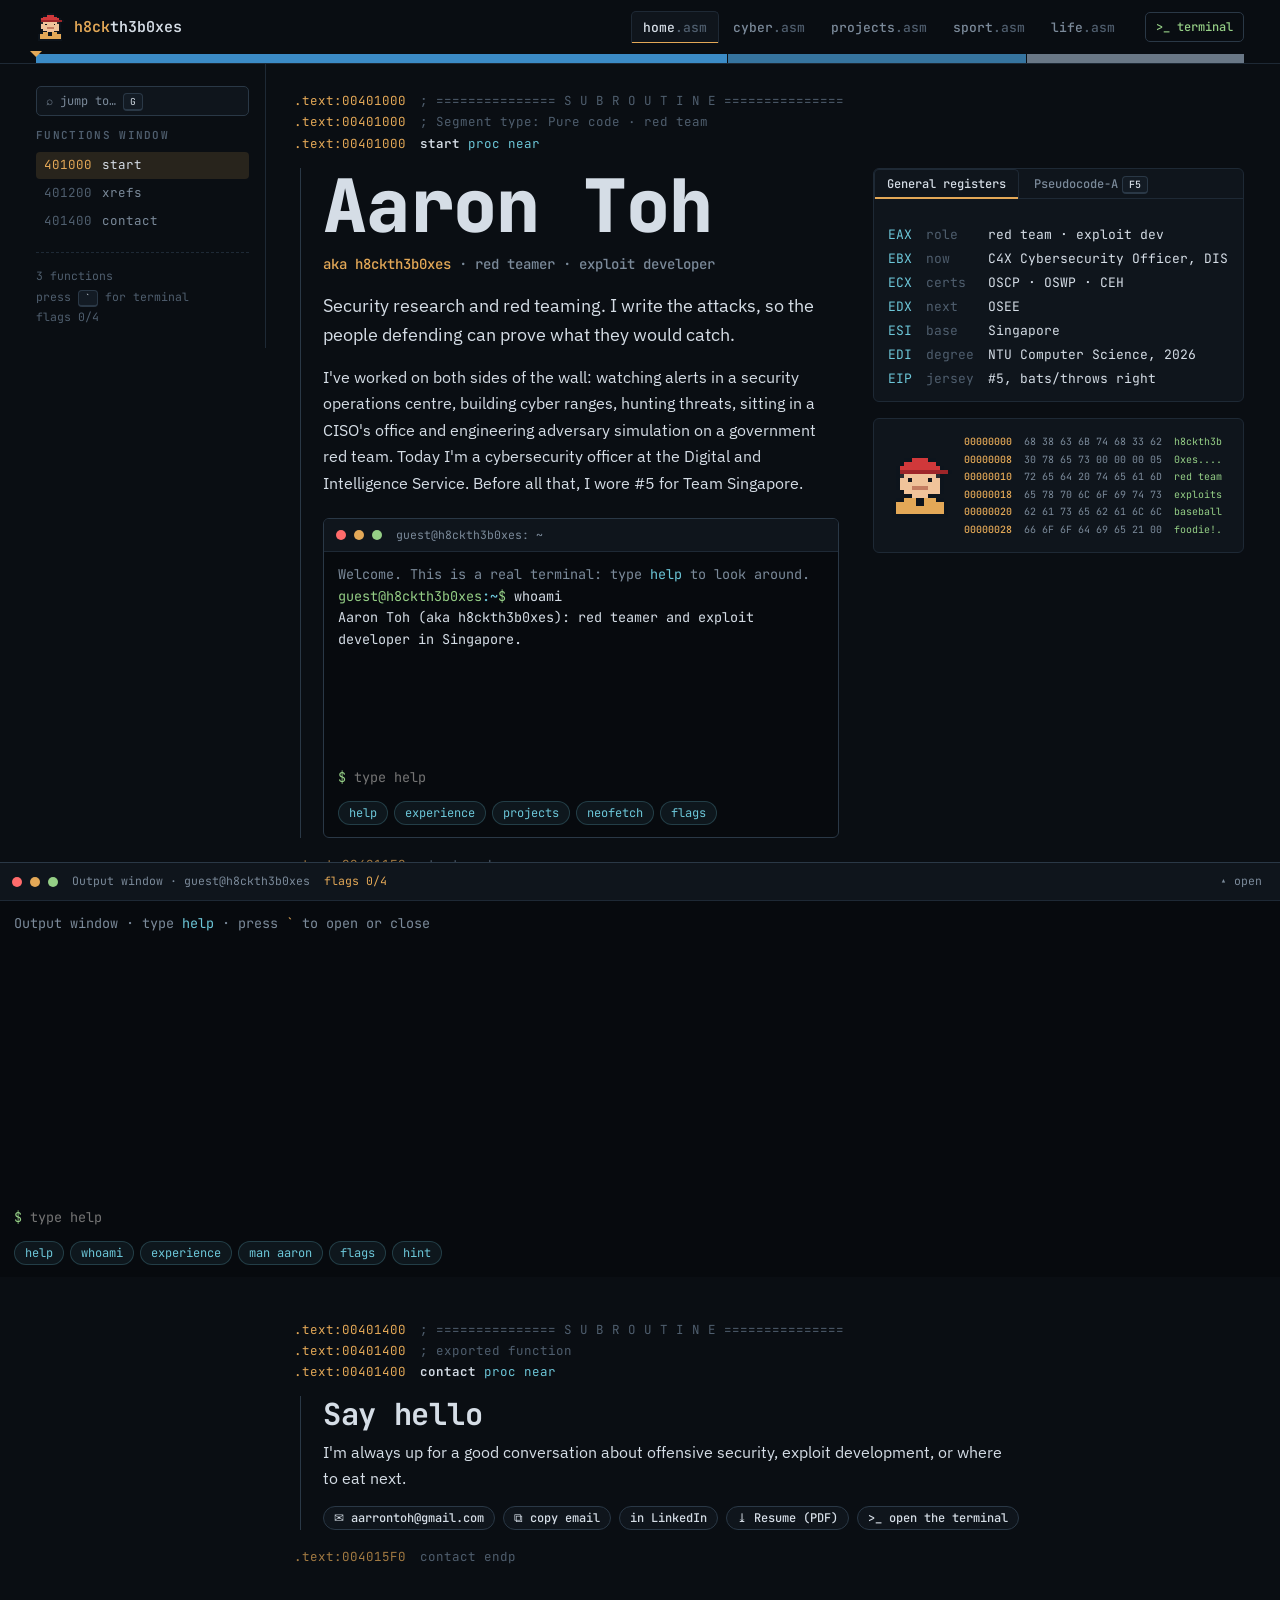
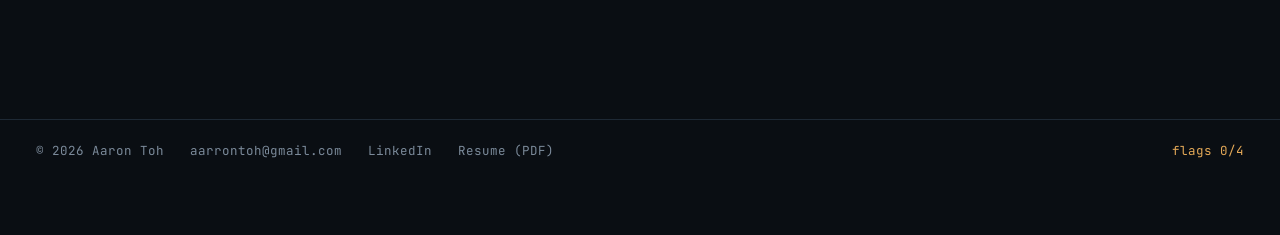
<file: index.html>
<!doctype html>
<html lang="en">
<head>
<meta charset="utf-8">
<meta name="viewport" content="width=device-width, initial-scale=1, viewport-fit=cover">
<title>Aaron Toh · h8ckth3b0xes</title>
<meta name="description" content="Aaron Toh (h8ckth3b0xes): red teamer and exploit developer in Singapore.">
<meta name="theme-color" content="#0a0e13">
<meta property="og:title" content="Aaron Toh · h8ckth3b0xes">
<meta property="og:description" content="Aaron Toh (h8ckth3b0xes): red teamer and exploit developer in Singapore.">
<meta property="og:type" content="website">
<link rel="icon" href="data:image/svg+xml,%3Csvg%20viewBox%3D%220%200%2016%2016%22%20xmlns%3D%22http%3A//www.w3.org/2000/svg%22%20shape-rendering%3D%22crispEdges%22%3E%3Crect%20x%3D%226%22%20y%3D%220%22%20width%3D%221%22%20height%3D%221%22%20fill%3D%22%230d141c%22/%3E%3Crect%20x%3D%227%22%20y%3D%220%22%20width%3D%221%22%20height%3D%221%22%20fill%3D%22%230d141c%22/%3E%3Crect%20x%3D%228%22%20y%3D%220%22%20width%3D%221%22%20height%3D%221%22%20fill%3D%22%230d141c%22/%3E%3Crect%20x%3D%229%22%20y%3D%220%22%20width%3D%221%22%20height%3D%221%22%20fill%3D%22%230d141c%22/%3E%3Crect%20x%3D%224%22%20y%3D%221%22%20width%3D%221%22%20height%3D%221%22%20fill%3D%22%230d141c%22/%3E%3Crect%20x%3D%225%22%20y%3D%221%22%20width%3D%221%22%20height%3D%221%22%20fill%3D%22%230d141c%22/%3E%3Crect%20x%3D%226%22%20y%3D%221%22%20width%3D%221%22%20height%3D%221%22%20fill%3D%22%23d0383a%22/%3E%3Crect%20x%3D%227%22%20y%3D%221%22%20width%3D%221%22%20height%3D%221%22%20fill%3D%22%23d0383a%22/%3E%3Crect%20x%3D%228%22%20y%3D%221%22%20width%3D%221%22%20height%3D%221%22%20fill%3D%22%23d0383a%22/%3E%3Crect%20x%3D%229%22%20y%3D%221%22%20width%3D%221%22%20height%3D%221%22%20fill%3D%22%23d0383a%22/%3E%3Crect%20x%3D%2210%22%20y%3D%221%22%20width%3D%221%22%20height%3D%221%22%20fill%3D%22%230d141c%22/%3E%3Crect%20x%3D%2211%22%20y%3D%221%22%20width%3D%221%22%20height%3D%221%22%20fill%3D%22%230d141c%22/%3E%3Crect%20x%3D%223%22%20y%3D%222%22%20width%3D%221%22%20height%3D%221%22%20fill%3D%22%230d141c%22/%3E%3Crect%20x%3D%224%22%20y%3D%222%22%20width%3D%221%22%20height%3D%221%22%20fill%3D%22%23d0383a%22/%3E%3Crect%20x%3D%225%22%20y%3D%222%22%20width%3D%221%22%20height%3D%221%22%20fill%3D%22%23d0383a%22/%3E%3Crect%20x%3D%226%22%20y%3D%222%22%20width%3D%221%22%20height%3D%221%22%20fill%3D%22%23d0383a%22/%3E%3Crect%20x%3D%227%22%20y%3D%222%22%20width%3D%221%22%20height%3D%221%22%20fill%3D%22%23d0383a%22/%3E%3Crect%20x%3D%228%22%20y%3D%222%22%20width%3D%221%22%20height%3D%221%22%20fill%3D%22%23d0383a%22/%3E%3Crect%20x%3D%229%22%20y%3D%222%22%20width%3D%221%22%20height%3D%221%22%20fill%3D%22%23d0383a%22/%3E%3Crect%20x%3D%2210%22%20y%3D%222%22%20width%3D%221%22%20height%3D%221%22%20fill%3D%22%23d0383a%22/%3E%3Crect%20x%3D%2211%22%20y%3D%222%22%20width%3D%221%22%20height%3D%221%22%20fill%3D%22%23d0383a%22/%3E%3Crect%20x%3D%2212%22%20y%3D%222%22%20width%3D%221%22%20height%3D%221%22%20fill%3D%22%230d141c%22/%3E%3Crect%20x%3D%222%22%20y%3D%223%22%20width%3D%221%22%20height%3D%221%22%20fill%3D%22%230d141c%22/%3E%3Crect%20x%3D%223%22%20y%3D%223%22%20width%3D%221%22%20height%3D%221%22%20fill%3D%22%23d0383a%22/%3E%3Crect%20x%3D%224%22%20y%3D%223%22%20width%3D%221%22%20height%3D%221%22%20fill%3D%22%23d0383a%22/%3E%3Crect%20x%3D%225%22%20y%3D%223%22%20width%3D%221%22%20height%3D%221%22%20fill%3D%22%23d0383a%22/%3E%3Crect%20x%3D%226%22%20y%3D%223%22%20width%3D%221%22%20height%3D%221%22%20fill%3D%22%23d0383a%22/%3E%3Crect%20x%3D%227%22%20y%3D%223%22%20width%3D%221%22%20height%3D%221%22%20fill%3D%22%23d0383a%22/%3E%3Crect%20x%3D%228%22%20y%3D%223%22%20width%3D%221%22%20height%3D%221%22%20fill%3D%22%23d0383a%22/%3E%3Crect%20x%3D%229%22%20y%3D%223%22%20width%3D%221%22%20height%3D%221%22%20fill%3D%22%23d0383a%22/%3E%3Crect%20x%3D%2210%22%20y%3D%223%22%20width%3D%221%22%20height%3D%221%22%20fill%3D%22%23d0383a%22/%3E%3Crect%20x%3D%2211%22%20y%3D%223%22%20width%3D%221%22%20height%3D%221%22%20fill%3D%22%23d0383a%22/%3E%3Crect%20x%3D%2212%22%20y%3D%223%22%20width%3D%221%22%20height%3D%221%22%20fill%3D%22%23d0383a%22/%3E%3Crect%20x%3D%2213%22%20y%3D%223%22%20width%3D%221%22%20height%3D%221%22%20fill%3D%22%230d141c%22/%3E%3Crect%20x%3D%222%22%20y%3D%224%22%20width%3D%221%22%20height%3D%221%22%20fill%3D%22%230d141c%22/%3E%3Crect%20x%3D%223%22%20y%3D%224%22%20width%3D%221%22%20height%3D%221%22%20fill%3D%22%239e2629%22/%3E%3Crect%20x%3D%224%22%20y%3D%224%22%20width%3D%221%22%20height%3D%221%22%20fill%3D%22%239e2629%22/%3E%3Crect%20x%3D%225%22%20y%3D%224%22%20width%3D%221%22%20height%3D%221%22%20fill%3D%22%239e2629%22/%3E%3Crect%20x%3D%226%22%20y%3D%224%22%20width%3D%221%22%20height%3D%221%22%20fill%3D%22%239e2629%22/%3E%3Crect%20x%3D%227%22%20y%3D%224%22%20width%3D%221%22%20height%3D%221%22%20fill%3D%22%239e2629%22/%3E%3Crect%20x%3D%228%22%20y%3D%224%22%20width%3D%221%22%20height%3D%221%22%20fill%3D%22%239e2629%22/%3E%3Crect%20x%3D%229%22%20y%3D%224%22%20width%3D%221%22%20height%3D%221%22%20fill%3D%22%239e2629%22/%3E%3Crect%20x%3D%2210%22%20y%3D%224%22%20width%3D%221%22%20height%3D%221%22%20fill%3D%22%239e2629%22/%3E%3Crect%20x%3D%2211%22%20y%3D%224%22%20width%3D%221%22%20height%3D%221%22%20fill%3D%22%239e2629%22/%3E%3Crect%20x%3D%2212%22%20y%3D%224%22%20width%3D%221%22%20height%3D%221%22%20fill%3D%22%239e2629%22/%3E%3Crect%20x%3D%2213%22%20y%3D%224%22%20width%3D%221%22%20height%3D%221%22%20fill%3D%22%239e2629%22/%3E%3Crect%20x%3D%2214%22%20y%3D%224%22%20width%3D%221%22%20height%3D%221%22%20fill%3D%22%239e2629%22/%3E%3Crect%20x%3D%2215%22%20y%3D%224%22%20width%3D%221%22%20height%3D%221%22%20fill%3D%22%230d141c%22/%3E%3Crect%20x%3D%222%22%20y%3D%225%22%20width%3D%221%22%20height%3D%221%22%20fill%3D%22%230d141c%22/%3E%3Crect%20x%3D%223%22%20y%3D%225%22%20width%3D%221%22%20height%3D%221%22%20fill%3D%22%232a2a2e%22/%3E%3Crect%20x%3D%224%22%20y%3D%225%22%20width%3D%221%22%20height%3D%221%22%20fill%3D%22%23f0c39a%22/%3E%3Crect%20x%3D%225%22%20y%3D%225%22%20width%3D%221%22%20height%3D%221%22%20fill%3D%22%23f0c39a%22/%3E%3Crect%20x%3D%226%22%20y%3D%225%22%20width%3D%221%22%20height%3D%221%22%20fill%3D%22%23f0c39a%22/%3E%3Crect%20x%3D%227%22%20y%3D%225%22%20width%3D%221%22%20height%3D%221%22%20fill%3D%22%23f0c39a%22/%3E%3Crect%20x%3D%228%22%20y%3D%225%22%20width%3D%221%22%20height%3D%221%22%20fill%3D%22%23f0c39a%22/%3E%3Crect%20x%3D%229%22%20y%3D%225%22%20width%3D%221%22%20height%3D%221%22%20fill%3D%22%23f0c39a%22/%3E%3Crect%20x%3D%2210%22%20y%3D%225%22%20width%3D%221%22%20height%3D%221%22%20fill%3D%22%23f0c39a%22/%3E%3Crect%20x%3D%2211%22%20y%3D%225%22%20width%3D%221%22%20height%3D%221%22%20fill%3D%22%23f0c39a%22/%3E%3Crect%20x%3D%2212%22%20y%3D%225%22%20width%3D%221%22%20height%3D%221%22%20fill%3D%22%232a2a2e%22/%3E%3Crect%20x%3D%2213%22%20y%3D%225%22%20width%3D%221%22%20height%3D%221%22%20fill%3D%22%230d141c%22/%3E%3Crect%20x%3D%222%22%20y%3D%226%22%20width%3D%221%22%20height%3D%221%22%20fill%3D%22%230d141c%22/%3E%3Crect%20x%3D%223%22%20y%3D%226%22%20width%3D%221%22%20height%3D%221%22%20fill%3D%22%23f0c39a%22/%3E%3Crect%20x%3D%224%22%20y%3D%226%22%20width%3D%221%22%20height%3D%221%22%20fill%3D%22%23f0c39a%22/%3E%3Crect%20x%3D%225%22%20y%3D%226%22%20width%3D%221%22%20height%3D%221%22%20fill%3D%22%2311161c%22/%3E%3Crect%20x%3D%226%22%20y%3D%226%22%20width%3D%221%22%20height%3D%221%22%20fill%3D%22%23f0c39a%22/%3E%3Crect%20x%3D%227%22%20y%3D%226%22%20width%3D%221%22%20height%3D%221%22%20fill%3D%22%23f0c39a%22/%3E%3Crect%20x%3D%228%22%20y%3D%226%22%20width%3D%221%22%20height%3D%221%22%20fill%3D%22%23f0c39a%22/%3E%3Crect%20x%3D%229%22%20y%3D%226%22%20width%3D%221%22%20height%3D%221%22%20fill%3D%22%23f0c39a%22/%3E%3Crect%20x%3D%2210%22%20y%3D%226%22%20width%3D%221%22%20height%3D%221%22%20fill%3D%22%2311161c%22/%3E%3Crect%20x%3D%2211%22%20y%3D%226%22%20width%3D%221%22%20height%3D%221%22%20fill%3D%22%23f0c39a%22/%3E%3Crect%20x%3D%2212%22%20y%3D%226%22%20width%3D%221%22%20height%3D%221%22%20fill%3D%22%23f0c39a%22/%3E%3Crect%20x%3D%2213%22%20y%3D%226%22%20width%3D%221%22%20height%3D%221%22%20fill%3D%22%230d141c%22/%3E%3Crect%20x%3D%222%22%20y%3D%227%22%20width%3D%221%22%20height%3D%221%22%20fill%3D%22%230d141c%22/%3E%3Crect%20x%3D%223%22%20y%3D%227%22%20width%3D%221%22%20height%3D%221%22%20fill%3D%22%23f0c39a%22/%3E%3Crect%20x%3D%224%22%20y%3D%227%22%20width%3D%221%22%20height%3D%221%22%20fill%3D%22%23f0c39a%22/%3E%3Crect%20x%3D%225%22%20y%3D%227%22%20width%3D%221%22%20height%3D%221%22%20fill%3D%22%23f0c39a%22/%3E%3Crect%20x%3D%226%22%20y%3D%227%22%20width%3D%221%22%20height%3D%221%22%20fill%3D%22%23f0c39a%22/%3E%3Crect%20x%3D%227%22%20y%3D%227%22%20width%3D%221%22%20height%3D%221%22%20fill%3D%22%23f0c39a%22/%3E%3Crect%20x%3D%228%22%20y%3D%227%22%20width%3D%221%22%20height%3D%221%22%20fill%3D%22%23f0c39a%22/%3E%3Crect%20x%3D%229%22%20y%3D%227%22%20width%3D%221%22%20height%3D%221%22%20fill%3D%22%23f0c39a%22/%3E%3Crect%20x%3D%2210%22%20y%3D%227%22%20width%3D%221%22%20height%3D%221%22%20fill%3D%22%23f0c39a%22/%3E%3Crect%20x%3D%2211%22%20y%3D%227%22%20width%3D%221%22%20height%3D%221%22%20fill%3D%22%23f0c39a%22/%3E%3Crect%20x%3D%2212%22%20y%3D%227%22%20width%3D%221%22%20height%3D%221%22%20fill%3D%22%23f0c39a%22/%3E%3Crect%20x%3D%2213%22%20y%3D%227%22%20width%3D%221%22%20height%3D%221%22%20fill%3D%22%230d141c%22/%3E%3Crect%20x%3D%222%22%20y%3D%228%22%20width%3D%221%22%20height%3D%221%22%20fill%3D%22%230d141c%22/%3E%3Crect%20x%3D%223%22%20y%3D%228%22%20width%3D%221%22%20height%3D%221%22%20fill%3D%22%23f0c39a%22/%3E%3Crect%20x%3D%224%22%20y%3D%228%22%20width%3D%221%22%20height%3D%221%22%20fill%3D%22%23f0c39a%22/%3E%3Crect%20x%3D%225%22%20y%3D%228%22%20width%3D%221%22%20height%3D%221%22%20fill%3D%22%23f0c39a%22/%3E%3Crect%20x%3D%226%22%20y%3D%228%22%20width%3D%221%22%20height%3D%221%22%20fill%3D%22%23c47e62%22/%3E%3Crect%20x%3D%227%22%20y%3D%228%22%20width%3D%221%22%20height%3D%221%22%20fill%3D%22%23c47e62%22/%3E%3Crect%20x%3D%228%22%20y%3D%228%22%20width%3D%221%22%20height%3D%221%22%20fill%3D%22%23c47e62%22/%3E%3Crect%20x%3D%229%22%20y%3D%228%22%20width%3D%221%22%20height%3D%221%22%20fill%3D%22%23c47e62%22/%3E%3Crect%20x%3D%2210%22%20y%3D%228%22%20width%3D%221%22%20height%3D%221%22%20fill%3D%22%23f0c39a%22/%3E%3Crect%20x%3D%2211%22%20y%3D%228%22%20width%3D%221%22%20height%3D%221%22%20fill%3D%22%23f0c39a%22/%3E%3Crect%20x%3D%2212%22%20y%3D%228%22%20width%3D%221%22%20height%3D%221%22%20fill%3D%22%23f0c39a%22/%3E%3Crect%20x%3D%2213%22%20y%3D%228%22%20width%3D%221%22%20height%3D%221%22%20fill%3D%22%230d141c%22/%3E%3Crect%20x%3D%223%22%20y%3D%229%22%20width%3D%221%22%20height%3D%221%22%20fill%3D%22%230d141c%22/%3E%3Crect%20x%3D%224%22%20y%3D%229%22%20width%3D%221%22%20height%3D%221%22%20fill%3D%22%23f0c39a%22/%3E%3Crect%20x%3D%225%22%20y%3D%229%22%20width%3D%221%22%20height%3D%221%22%20fill%3D%22%23f0c39a%22/%3E%3Crect%20x%3D%226%22%20y%3D%229%22%20width%3D%221%22%20height%3D%221%22%20fill%3D%22%23f0c39a%22/%3E%3Crect%20x%3D%227%22%20y%3D%229%22%20width%3D%221%22%20height%3D%221%22%20fill%3D%22%23f0c39a%22/%3E%3Crect%20x%3D%228%22%20y%3D%229%22%20width%3D%221%22%20height%3D%221%22%20fill%3D%22%23f0c39a%22/%3E%3Crect%20x%3D%229%22%20y%3D%229%22%20width%3D%221%22%20height%3D%221%22%20fill%3D%22%23f0c39a%22/%3E%3Crect%20x%3D%2210%22%20y%3D%229%22%20width%3D%221%22%20height%3D%221%22%20fill%3D%22%23f0c39a%22/%3E%3Crect%20x%3D%2211%22%20y%3D%229%22%20width%3D%221%22%20height%3D%221%22%20fill%3D%22%23f0c39a%22/%3E%3Crect%20x%3D%2212%22%20y%3D%229%22%20width%3D%221%22%20height%3D%221%22%20fill%3D%22%23f0c39a%22/%3E%3Crect%20x%3D%2213%22%20y%3D%229%22%20width%3D%221%22%20height%3D%221%22%20fill%3D%22%230d141c%22/%3E%3Crect%20x%3D%224%22%20y%3D%2210%22%20width%3D%221%22%20height%3D%221%22%20fill%3D%22%230d141c%22/%3E%3Crect%20x%3D%225%22%20y%3D%2210%22%20width%3D%221%22%20height%3D%221%22%20fill%3D%22%230d141c%22/%3E%3Crect%20x%3D%226%22%20y%3D%2210%22%20width%3D%221%22%20height%3D%221%22%20fill%3D%22%23f0c39a%22/%3E%3Crect%20x%3D%227%22%20y%3D%2210%22%20width%3D%221%22%20height%3D%221%22%20fill%3D%22%23f0c39a%22/%3E%3Crect%20x%3D%228%22%20y%3D%2210%22%20width%3D%221%22%20height%3D%221%22%20fill%3D%22%23f0c39a%22/%3E%3Crect%20x%3D%229%22%20y%3D%2210%22%20width%3D%221%22%20height%3D%221%22%20fill%3D%22%23f0c39a%22/%3E%3Crect%20x%3D%2210%22%20y%3D%2210%22%20width%3D%221%22%20height%3D%221%22%20fill%3D%22%230d141c%22/%3E%3Crect%20x%3D%2211%22%20y%3D%2210%22%20width%3D%221%22%20height%3D%221%22%20fill%3D%22%230d141c%22/%3E%3Crect%20x%3D%222%22%20y%3D%2211%22%20width%3D%221%22%20height%3D%221%22%20fill%3D%22%230d141c%22/%3E%3Crect%20x%3D%223%22%20y%3D%2211%22%20width%3D%221%22%20height%3D%221%22%20fill%3D%22%230d141c%22/%3E%3Crect%20x%3D%224%22%20y%3D%2211%22%20width%3D%221%22%20height%3D%221%22%20fill%3D%22%23e3a857%22/%3E%3Crect%20x%3D%225%22%20y%3D%2211%22%20width%3D%221%22%20height%3D%221%22%20fill%3D%22%23e3a857%22/%3E%3Crect%20x%3D%226%22%20y%3D%2211%22%20width%3D%221%22%20height%3D%221%22%20fill%3D%22%23e3a857%22/%3E%3Crect%20x%3D%227%22%20y%3D%2211%22%20width%3D%221%22%20height%3D%221%22%20fill%3D%22%230d141c%22/%3E%3Crect%20x%3D%228%22%20y%3D%2211%22%20width%3D%221%22%20height%3D%221%22%20fill%3D%22%230d141c%22/%3E%3Crect%20x%3D%229%22%20y%3D%2211%22%20width%3D%221%22%20height%3D%221%22%20fill%3D%22%23e3a857%22/%3E%3Crect%20x%3D%2210%22%20y%3D%2211%22%20width%3D%221%22%20height%3D%221%22%20fill%3D%22%23e3a857%22/%3E%3Crect%20x%3D%2211%22%20y%3D%2211%22%20width%3D%221%22%20height%3D%221%22%20fill%3D%22%23e3a857%22/%3E%3Crect%20x%3D%2212%22%20y%3D%2211%22%20width%3D%221%22%20height%3D%221%22%20fill%3D%22%230d141c%22/%3E%3Crect%20x%3D%2213%22%20y%3D%2211%22%20width%3D%221%22%20height%3D%221%22%20fill%3D%22%230d141c%22/%3E%3Crect%20x%3D%221%22%20y%3D%2212%22%20width%3D%221%22%20height%3D%221%22%20fill%3D%22%230d141c%22/%3E%3Crect%20x%3D%222%22%20y%3D%2212%22%20width%3D%221%22%20height%3D%221%22%20fill%3D%22%23e3a857%22/%3E%3Crect%20x%3D%223%22%20y%3D%2212%22%20width%3D%221%22%20height%3D%221%22%20fill%3D%22%23e3a857%22/%3E%3Crect%20x%3D%224%22%20y%3D%2212%22%20width%3D%221%22%20height%3D%221%22%20fill%3D%22%23e3a857%22/%3E%3Crect%20x%3D%225%22%20y%3D%2212%22%20width%3D%221%22%20height%3D%221%22%20fill%3D%22%23e3a857%22/%3E%3Crect%20x%3D%226%22%20y%3D%2212%22%20width%3D%221%22%20height%3D%221%22%20fill%3D%22%23e3a857%22/%3E%3Crect%20x%3D%227%22%20y%3D%2212%22%20width%3D%221%22%20height%3D%221%22%20fill%3D%22%230d141c%22/%3E%3Crect%20x%3D%228%22%20y%3D%2212%22%20width%3D%221%22%20height%3D%221%22%20fill%3D%22%230d141c%22/%3E%3Crect%20x%3D%229%22%20y%3D%2212%22%20width%3D%221%22%20height%3D%221%22%20fill%3D%22%23e3a857%22/%3E%3Crect%20x%3D%2210%22%20y%3D%2212%22%20width%3D%221%22%20height%3D%221%22%20fill%3D%22%23e3a857%22/%3E%3Crect%20x%3D%2211%22%20y%3D%2212%22%20width%3D%221%22%20height%3D%221%22%20fill%3D%22%23e3a857%22/%3E%3Crect%20x%3D%2212%22%20y%3D%2212%22%20width%3D%221%22%20height%3D%221%22%20fill%3D%22%23e3a857%22/%3E%3Crect%20x%3D%2213%22%20y%3D%2212%22%20width%3D%221%22%20height%3D%221%22%20fill%3D%22%23e3a857%22/%3E%3Crect%20x%3D%2214%22%20y%3D%2212%22%20width%3D%221%22%20height%3D%221%22%20fill%3D%22%230d141c%22/%3E%3Crect%20x%3D%221%22%20y%3D%2213%22%20width%3D%221%22%20height%3D%221%22%20fill%3D%22%230d141c%22/%3E%3Crect%20x%3D%222%22%20y%3D%2213%22%20width%3D%221%22%20height%3D%221%22%20fill%3D%22%23e3a857%22/%3E%3Crect%20x%3D%223%22%20y%3D%2213%22%20width%3D%221%22%20height%3D%221%22%20fill%3D%22%23e3a857%22/%3E%3Crect%20x%3D%224%22%20y%3D%2213%22%20width%3D%221%22%20height%3D%221%22%20fill%3D%22%23e3a857%22/%3E%3Crect%20x%3D%225%22%20y%3D%2213%22%20width%3D%221%22%20height%3D%221%22%20fill%3D%22%23e3a857%22/%3E%3Crect%20x%3D%226%22%20y%3D%2213%22%20width%3D%221%22%20height%3D%221%22%20fill%3D%22%23e3a857%22/%3E%3Crect%20x%3D%227%22%20y%3D%2213%22%20width%3D%221%22%20height%3D%221%22%20fill%3D%22%23e3a857%22/%3E%3Crect%20x%3D%228%22%20y%3D%2213%22%20width%3D%221%22%20height%3D%221%22%20fill%3D%22%23e3a857%22/%3E%3Crect%20x%3D%229%22%20y%3D%2213%22%20width%3D%221%22%20height%3D%221%22%20fill%3D%22%23e3a857%22/%3E%3Crect%20x%3D%2210%22%20y%3D%2213%22%20width%3D%221%22%20height%3D%221%22%20fill%3D%22%23e3a857%22/%3E%3Crect%20x%3D%2211%22%20y%3D%2213%22%20width%3D%221%22%20height%3D%221%22%20fill%3D%22%23e3a857%22/%3E%3Crect%20x%3D%2212%22%20y%3D%2213%22%20width%3D%221%22%20height%3D%221%22%20fill%3D%22%23e3a857%22/%3E%3Crect%20x%3D%2213%22%20y%3D%2213%22%20width%3D%221%22%20height%3D%221%22%20fill%3D%22%23e3a857%22/%3E%3Crect%20x%3D%2214%22%20y%3D%2213%22%20width%3D%221%22%20height%3D%221%22%20fill%3D%22%230d141c%22/%3E%3Crect%20x%3D%221%22%20y%3D%2214%22%20width%3D%221%22%20height%3D%221%22%20fill%3D%22%230d141c%22/%3E%3Crect%20x%3D%222%22%20y%3D%2214%22%20width%3D%221%22%20height%3D%221%22%20fill%3D%22%23e3a857%22/%3E%3Crect%20x%3D%223%22%20y%3D%2214%22%20width%3D%221%22%20height%3D%221%22%20fill%3D%22%23e3a857%22/%3E%3Crect%20x%3D%224%22%20y%3D%2214%22%20width%3D%221%22%20height%3D%221%22%20fill%3D%22%23e3a857%22/%3E%3Crect%20x%3D%225%22%20y%3D%2214%22%20width%3D%221%22%20height%3D%221%22%20fill%3D%22%23e3a857%22/%3E%3Crect%20x%3D%226%22%20y%3D%2214%22%20width%3D%221%22%20height%3D%221%22%20fill%3D%22%23e3a857%22/%3E%3Crect%20x%3D%227%22%20y%3D%2214%22%20width%3D%221%22%20height%3D%221%22%20fill%3D%22%23e3a857%22/%3E%3Crect%20x%3D%228%22%20y%3D%2214%22%20width%3D%221%22%20height%3D%221%22%20fill%3D%22%23e3a857%22/%3E%3Crect%20x%3D%229%22%20y%3D%2214%22%20width%3D%221%22%20height%3D%221%22%20fill%3D%22%23e3a857%22/%3E%3Crect%20x%3D%2210%22%20y%3D%2214%22%20width%3D%221%22%20height%3D%221%22%20fill%3D%22%23e3a857%22/%3E%3Crect%20x%3D%2211%22%20y%3D%2214%22%20width%3D%221%22%20height%3D%221%22%20fill%3D%22%23e3a857%22/%3E%3Crect%20x%3D%2212%22%20y%3D%2214%22%20width%3D%221%22%20height%3D%221%22%20fill%3D%22%23e3a857%22/%3E%3Crect%20x%3D%2213%22%20y%3D%2214%22%20width%3D%221%22%20height%3D%221%22%20fill%3D%22%23e3a857%22/%3E%3Crect%20x%3D%2214%22%20y%3D%2214%22%20width%3D%221%22%20height%3D%221%22%20fill%3D%22%230d141c%22/%3E%3Crect%20x%3D%221%22%20y%3D%2215%22%20width%3D%221%22%20height%3D%221%22%20fill%3D%22%230d141c%22/%3E%3Crect%20x%3D%222%22%20y%3D%2215%22%20width%3D%221%22%20height%3D%221%22%20fill%3D%22%230d141c%22/%3E%3Crect%20x%3D%223%22%20y%3D%2215%22%20width%3D%221%22%20height%3D%221%22%20fill%3D%22%230d141c%22/%3E%3Crect%20x%3D%224%22%20y%3D%2215%22%20width%3D%221%22%20height%3D%221%22%20fill%3D%22%230d141c%22/%3E%3Crect%20x%3D%225%22%20y%3D%2215%22%20width%3D%221%22%20height%3D%221%22%20fill%3D%22%230d141c%22/%3E%3Crect%20x%3D%226%22%20y%3D%2215%22%20width%3D%221%22%20height%3D%221%22%20fill%3D%22%230d141c%22/%3E%3Crect%20x%3D%227%22%20y%3D%2215%22%20width%3D%221%22%20height%3D%221%22%20fill%3D%22%230d141c%22/%3E%3Crect%20x%3D%228%22%20y%3D%2215%22%20width%3D%221%22%20height%3D%221%22%20fill%3D%22%230d141c%22/%3E%3Crect%20x%3D%229%22%20y%3D%2215%22%20width%3D%221%22%20height%3D%221%22%20fill%3D%22%230d141c%22/%3E%3Crect%20x%3D%2210%22%20y%3D%2215%22%20width%3D%221%22%20height%3D%221%22%20fill%3D%22%230d141c%22/%3E%3Crect%20x%3D%2211%22%20y%3D%2215%22%20width%3D%221%22%20height%3D%221%22%20fill%3D%22%230d141c%22/%3E%3Crect%20x%3D%2212%22%20y%3D%2215%22%20width%3D%221%22%20height%3D%221%22%20fill%3D%22%230d141c%22/%3E%3Crect%20x%3D%2213%22%20y%3D%2215%22%20width%3D%221%22%20height%3D%221%22%20fill%3D%22%230d141c%22/%3E%3Crect%20x%3D%2214%22%20y%3D%2215%22%20width%3D%221%22%20height%3D%221%22%20fill%3D%22%230d141c%22/%3E%3C/svg%3E">
<meta property="og:image" content="https://aarrontoh.github.io/assets/og.png">
<meta property="og:url" content="https://aarrontoh.github.io/">
<meta name="twitter:card" content="summary_large_image">
<link rel="canonical" href="https://aarrontoh.github.io/">
<script type="application/ld+json">{"@context":"https://schema.org","@type":"Person","name":"Aaron Toh","alternateName":"h8ckth3b0xes","url":"https://aarrontoh.github.io/","jobTitle":"C4X Cybersecurity Officer","worksFor":{"@type":"GovernmentOrganization","name":"Digital and Intelligence Service"},"alumniOf":{"@type":"CollegeOrUniversity","name":"Nanyang Technological University"},"knowsAbout":["Red teaming","Exploit development","Adversary simulation","Penetration testing"],"sameAs":["https://www.linkedin.com/in/aaron-toh-sheng-rong-toh-823512200/"]}</script>
<link rel="preconnect" href="https://fonts.googleapis.com">
<link rel="preconnect" href="https://fonts.gstatic.com" crossorigin>
<link rel="stylesheet" href="https://fonts.googleapis.com/css2?family=IBM+Plex+Sans:wght@400;500;600&family=JetBrains+Mono:wght@400;500;600;700;800&display=swap">
<link rel="stylesheet" href="assets/css/site.css">
</head>
<body data-page="home">
<a class="skip" href="#view">Skip to content</a>
<div class="boot" aria-hidden="true"><pre><b>IDA</b> · loading <b>h8ckth3b0xes.exe</b>
  Format      : Portable Executable for Humans (PE64)
  Imagebase   : 0x00400000 · Singapore
  Analysing   : red_team <i>✔</i>  exploit_dev <i>✔</i>  baseball <i>✔</i>  food <i>✔</i>
  FLIRT       : 4 flags identified (hidden)
<i>The initial autoanalysis has been finished.</i></pre><span class="skip2">tap or press any key to skip</span></div>
<header class="top">
  <div class="in">
    <a class="brand" href="index.html" aria-label="h8ckth3b0xes home"><svg viewBox="0 0 16 16" role="img" aria-label="Pixel-art Aaron" shape-rendering="crispEdges"><rect x="6" y="0" width="1" height="1" fill="#0d141c"/><rect x="7" y="0" width="1" height="1" fill="#0d141c"/><rect x="8" y="0" width="1" height="1" fill="#0d141c"/><rect x="9" y="0" width="1" height="1" fill="#0d141c"/><rect x="4" y="1" width="1" height="1" fill="#0d141c"/><rect x="5" y="1" width="1" height="1" fill="#0d141c"/><rect x="6" y="1" width="1" height="1" fill="#d0383a"/><rect x="7" y="1" width="1" height="1" fill="#d0383a"/><rect x="8" y="1" width="1" height="1" fill="#d0383a"/><rect x="9" y="1" width="1" height="1" fill="#d0383a"/><rect x="10" y="1" width="1" height="1" fill="#0d141c"/><rect x="11" y="1" width="1" height="1" fill="#0d141c"/><rect x="3" y="2" width="1" height="1" fill="#0d141c"/><rect x="4" y="2" width="1" height="1" fill="#d0383a"/><rect x="5" y="2" width="1" height="1" fill="#d0383a"/><rect x="6" y="2" width="1" height="1" fill="#d0383a"/><rect x="7" y="2" width="1" height="1" fill="#d0383a"/><rect x="8" y="2" width="1" height="1" fill="#d0383a"/><rect x="9" y="2" width="1" height="1" fill="#d0383a"/><rect x="10" y="2" width="1" height="1" fill="#d0383a"/><rect x="11" y="2" width="1" height="1" fill="#d0383a"/><rect x="12" y="2" width="1" height="1" fill="#0d141c"/><rect x="2" y="3" width="1" height="1" fill="#0d141c"/><rect x="3" y="3" width="1" height="1" fill="#d0383a"/><rect x="4" y="3" width="1" height="1" fill="#d0383a"/><rect x="5" y="3" width="1" height="1" fill="#d0383a"/><rect x="6" y="3" width="1" height="1" fill="#d0383a"/><rect x="7" y="3" width="1" height="1" fill="#d0383a"/><rect x="8" y="3" width="1" height="1" fill="#d0383a"/><rect x="9" y="3" width="1" height="1" fill="#d0383a"/><rect x="10" y="3" width="1" height="1" fill="#d0383a"/><rect x="11" y="3" width="1" height="1" fill="#d0383a"/><rect x="12" y="3" width="1" height="1" fill="#d0383a"/><rect x="13" y="3" width="1" height="1" fill="#0d141c"/><rect x="2" y="4" width="1" height="1" fill="#0d141c"/><rect x="3" y="4" width="1" height="1" fill="#9e2629"/><rect x="4" y="4" width="1" height="1" fill="#9e2629"/><rect x="5" y="4" width="1" height="1" fill="#9e2629"/><rect x="6" y="4" width="1" height="1" fill="#9e2629"/><rect x="7" y="4" width="1" height="1" fill="#9e2629"/><rect x="8" y="4" width="1" height="1" fill="#9e2629"/><rect x="9" y="4" width="1" height="1" fill="#9e2629"/><rect x="10" y="4" width="1" height="1" fill="#9e2629"/><rect x="11" y="4" width="1" height="1" fill="#9e2629"/><rect x="12" y="4" width="1" height="1" fill="#9e2629"/><rect x="13" y="4" width="1" height="1" fill="#9e2629"/><rect x="14" y="4" width="1" height="1" fill="#9e2629"/><rect x="15" y="4" width="1" height="1" fill="#0d141c"/><rect x="2" y="5" width="1" height="1" fill="#0d141c"/><rect x="3" y="5" width="1" height="1" fill="#2a2a2e"/><rect x="4" y="5" width="1" height="1" fill="#f0c39a"/><rect x="5" y="5" width="1" height="1" fill="#f0c39a"/><rect x="6" y="5" width="1" height="1" fill="#f0c39a"/><rect x="7" y="5" width="1" height="1" fill="#f0c39a"/><rect x="8" y="5" width="1" height="1" fill="#f0c39a"/><rect x="9" y="5" width="1" height="1" fill="#f0c39a"/><rect x="10" y="5" width="1" height="1" fill="#f0c39a"/><rect x="11" y="5" width="1" height="1" fill="#f0c39a"/><rect x="12" y="5" width="1" height="1" fill="#2a2a2e"/><rect x="13" y="5" width="1" height="1" fill="#0d141c"/><rect x="2" y="6" width="1" height="1" fill="#0d141c"/><rect x="3" y="6" width="1" height="1" fill="#f0c39a"/><rect x="4" y="6" width="1" height="1" fill="#f0c39a"/><rect x="5" y="6" width="1" height="1" fill="#11161c"/><rect x="6" y="6" width="1" height="1" fill="#f0c39a"/><rect x="7" y="6" width="1" height="1" fill="#f0c39a"/><rect x="8" y="6" width="1" height="1" fill="#f0c39a"/><rect x="9" y="6" width="1" height="1" fill="#f0c39a"/><rect x="10" y="6" width="1" height="1" fill="#11161c"/><rect x="11" y="6" width="1" height="1" fill="#f0c39a"/><rect x="12" y="6" width="1" height="1" fill="#f0c39a"/><rect x="13" y="6" width="1" height="1" fill="#0d141c"/><rect x="2" y="7" width="1" height="1" fill="#0d141c"/><rect x="3" y="7" width="1" height="1" fill="#f0c39a"/><rect x="4" y="7" width="1" height="1" fill="#f0c39a"/><rect x="5" y="7" width="1" height="1" fill="#f0c39a"/><rect x="6" y="7" width="1" height="1" fill="#f0c39a"/><rect x="7" y="7" width="1" height="1" fill="#f0c39a"/><rect x="8" y="7" width="1" height="1" fill="#f0c39a"/><rect x="9" y="7" width="1" height="1" fill="#f0c39a"/><rect x="10" y="7" width="1" height="1" fill="#f0c39a"/><rect x="11" y="7" width="1" height="1" fill="#f0c39a"/><rect x="12" y="7" width="1" height="1" fill="#f0c39a"/><rect x="13" y="7" width="1" height="1" fill="#0d141c"/><rect x="2" y="8" width="1" height="1" fill="#0d141c"/><rect x="3" y="8" width="1" height="1" fill="#f0c39a"/><rect x="4" y="8" width="1" height="1" fill="#f0c39a"/><rect x="5" y="8" width="1" height="1" fill="#f0c39a"/><rect x="6" y="8" width="1" height="1" fill="#c47e62"/><rect x="7" y="8" width="1" height="1" fill="#c47e62"/><rect x="8" y="8" width="1" height="1" fill="#c47e62"/><rect x="9" y="8" width="1" height="1" fill="#c47e62"/><rect x="10" y="8" width="1" height="1" fill="#f0c39a"/><rect x="11" y="8" width="1" height="1" fill="#f0c39a"/><rect x="12" y="8" width="1" height="1" fill="#f0c39a"/><rect x="13" y="8" width="1" height="1" fill="#0d141c"/><rect x="3" y="9" width="1" height="1" fill="#0d141c"/><rect x="4" y="9" width="1" height="1" fill="#f0c39a"/><rect x="5" y="9" width="1" height="1" fill="#f0c39a"/><rect x="6" y="9" width="1" height="1" fill="#f0c39a"/><rect x="7" y="9" width="1" height="1" fill="#f0c39a"/><rect x="8" y="9" width="1" height="1" fill="#f0c39a"/><rect x="9" y="9" width="1" height="1" fill="#f0c39a"/><rect x="10" y="9" width="1" height="1" fill="#f0c39a"/><rect x="11" y="9" width="1" height="1" fill="#f0c39a"/><rect x="12" y="9" width="1" height="1" fill="#f0c39a"/><rect x="13" y="9" width="1" height="1" fill="#0d141c"/><rect x="4" y="10" width="1" height="1" fill="#0d141c"/><rect x="5" y="10" width="1" height="1" fill="#0d141c"/><rect x="6" y="10" width="1" height="1" fill="#f0c39a"/><rect x="7" y="10" width="1" height="1" fill="#f0c39a"/><rect x="8" y="10" width="1" height="1" fill="#f0c39a"/><rect x="9" y="10" width="1" height="1" fill="#f0c39a"/><rect x="10" y="10" width="1" height="1" fill="#0d141c"/><rect x="11" y="10" width="1" height="1" fill="#0d141c"/><rect x="2" y="11" width="1" height="1" fill="#0d141c"/><rect x="3" y="11" width="1" height="1" fill="#0d141c"/><rect x="4" y="11" width="1" height="1" fill="#e3a857"/><rect x="5" y="11" width="1" height="1" fill="#e3a857"/><rect x="6" y="11" width="1" height="1" fill="#e3a857"/><rect x="7" y="11" width="1" height="1" fill="#0d141c"/><rect x="8" y="11" width="1" height="1" fill="#0d141c"/><rect x="9" y="11" width="1" height="1" fill="#e3a857"/><rect x="10" y="11" width="1" height="1" fill="#e3a857"/><rect x="11" y="11" width="1" height="1" fill="#e3a857"/><rect x="12" y="11" width="1" height="1" fill="#0d141c"/><rect x="13" y="11" width="1" height="1" fill="#0d141c"/><rect x="1" y="12" width="1" height="1" fill="#0d141c"/><rect x="2" y="12" width="1" height="1" fill="#e3a857"/><rect x="3" y="12" width="1" height="1" fill="#e3a857"/><rect x="4" y="12" width="1" height="1" fill="#e3a857"/><rect x="5" y="12" width="1" height="1" fill="#e3a857"/><rect x="6" y="12" width="1" height="1" fill="#e3a857"/><rect x="7" y="12" width="1" height="1" fill="#0d141c"/><rect x="8" y="12" width="1" height="1" fill="#0d141c"/><rect x="9" y="12" width="1" height="1" fill="#e3a857"/><rect x="10" y="12" width="1" height="1" fill="#e3a857"/><rect x="11" y="12" width="1" height="1" fill="#e3a857"/><rect x="12" y="12" width="1" height="1" fill="#e3a857"/><rect x="13" y="12" width="1" height="1" fill="#e3a857"/><rect x="14" y="12" width="1" height="1" fill="#0d141c"/><rect x="1" y="13" width="1" height="1" fill="#0d141c"/><rect x="2" y="13" width="1" height="1" fill="#e3a857"/><rect x="3" y="13" width="1" height="1" fill="#e3a857"/><rect x="4" y="13" width="1" height="1" fill="#e3a857"/><rect x="5" y="13" width="1" height="1" fill="#e3a857"/><rect x="6" y="13" width="1" height="1" fill="#e3a857"/><rect x="7" y="13" width="1" height="1" fill="#e3a857"/><rect x="8" y="13" width="1" height="1" fill="#e3a857"/><rect x="9" y="13" width="1" height="1" fill="#e3a857"/><rect x="10" y="13" width="1" height="1" fill="#e3a857"/><rect x="11" y="13" width="1" height="1" fill="#e3a857"/><rect x="12" y="13" width="1" height="1" fill="#e3a857"/><rect x="13" y="13" width="1" height="1" fill="#e3a857"/><rect x="14" y="13" width="1" height="1" fill="#0d141c"/><rect x="1" y="14" width="1" height="1" fill="#0d141c"/><rect x="2" y="14" width="1" height="1" fill="#e3a857"/><rect x="3" y="14" width="1" height="1" fill="#e3a857"/><rect x="4" y="14" width="1" height="1" fill="#e3a857"/><rect x="5" y="14" width="1" height="1" fill="#e3a857"/><rect x="6" y="14" width="1" height="1" fill="#e3a857"/><rect x="7" y="14" width="1" height="1" fill="#e3a857"/><rect x="8" y="14" width="1" height="1" fill="#e3a857"/><rect x="9" y="14" width="1" height="1" fill="#e3a857"/><rect x="10" y="14" width="1" height="1" fill="#e3a857"/><rect x="11" y="14" width="1" height="1" fill="#e3a857"/><rect x="12" y="14" width="1" height="1" fill="#e3a857"/><rect x="13" y="14" width="1" height="1" fill="#e3a857"/><rect x="14" y="14" width="1" height="1" fill="#0d141c"/><rect x="1" y="15" width="1" height="1" fill="#0d141c"/><rect x="2" y="15" width="1" height="1" fill="#0d141c"/><rect x="3" y="15" width="1" height="1" fill="#0d141c"/><rect x="4" y="15" width="1" height="1" fill="#0d141c"/><rect x="5" y="15" width="1" height="1" fill="#0d141c"/><rect x="6" y="15" width="1" height="1" fill="#0d141c"/><rect x="7" y="15" width="1" height="1" fill="#0d141c"/><rect x="8" y="15" width="1" height="1" fill="#0d141c"/><rect x="9" y="15" width="1" height="1" fill="#0d141c"/><rect x="10" y="15" width="1" height="1" fill="#0d141c"/><rect x="11" y="15" width="1" height="1" fill="#0d141c"/><rect x="12" y="15" width="1" height="1" fill="#0d141c"/><rect x="13" y="15" width="1" height="1" fill="#0d141c"/><rect x="14" y="15" width="1" height="1" fill="#0d141c"/></svg><span class="txt"><b>h8ck</b>th3b0xes</span></a>
    <nav class="tabs" aria-label="Pages"><a href="index.html" aria-current="page">home<span class="ext">.asm</span></a><a href="cyber.html">cyber<span class="ext">.asm</span></a><a href="projects.html">projects<span class="ext">.asm</span></a><a href="sport.html">sport<span class="ext">.asm</span></a><a href="life.html">life<span class="ext">.asm</span></a></nav>
    <button class="termbtn" type="button" data-open-term aria-label="Open the terminal">&gt;_<span class="lbl"> terminal</span></button>
  </div>
  <nav class="navband" aria-label="Navigation band: sections of this page"></nav>
</header>

<div class="ws">
  <aside class="fnwin" aria-label="Sections on this page">
    <button class="jumpbtn" type="button" data-jump>⌕ jump to… <kbd>G</kbd></button>
    <h2>Functions window</h2>
    <ol><li><a href="#start"><span>401000</span><span>start</span></a></li><li><a href="#xrefs"><span>401200</span><span>xrefs</span></a></li><li><a href="#contact"><span>401400</span><span>contact</span></a></li></ol>
    <div class="meta"><span>3 functions</span><span>press <kbd>`</kbd> for terminal</span><span data-flags>flags 0/4</span></div>
  </aside>
  <main class="view" id="view">
<section class="fn" id="start"><div class="fn-head"><div><span class="a">.text:00401000</span><span class="c">; =============== S U B R O U T I N E ===============</span></div><div><span class="a">.text:00401000</span><span class="c">; Segment type: Pure code · red team</span></div><div><span class="a">.text:00401000</span><span class="p">start</span> <span class="k">proc near</span></div></div><div class="fn-body">
<div class="hero">
  <div>
    <h1>Aaron Toh</h1>
    <p class="aka">aka <span data-decrypt style="color:var(--addr)">h8ckth3b0xes</span> <span>· red teamer · exploit developer</span></p>
    <p class="lede">Security research and red teaming. I write the attacks, so the people defending can prove what they would catch.</p>
    <p>I've worked on both sides of the wall: watching alerts in a security operations centre, building cyber ranges, hunting threats, sitting in a CISO's office and engineering adversary simulation on a government red team. Today I'm a cybersecurity officer at the Digital and Intelligence Service. Before all that, I wore #5 for Team Singapore.</p>
    <div class="term inline-term" aria-label="Interactive terminal">
      <div class="bar"><i></i><i></i><i></i><span>guest@h8ckth3b0xes: ~</span></div>
      <div class="out" aria-live="polite"></div>
      <div class="row"><span class="ps" aria-hidden="true">$</span><input type="text" aria-label="Terminal command" autocomplete="off" autocapitalize="off" spellcheck="false" placeholder="type help"></div>
      <div class="chips"><button type="button" data-cmd="help">help</button><button type="button" data-cmd="experience">experience</button><button type="button" data-cmd="projects">projects</button><button type="button" data-cmd="neofetch">neofetch</button><button type="button" data-cmd="flags">flags</button></div>
    </div>
  </div>
  <div>
    <div class="regs dual" aria-label="Quick facts">
      <div class="vt" role="tablist"><button type="button" role="tab" data-v="asm" aria-selected="true">General registers</button><button type="button" role="tab" data-v="pseudo" aria-selected="false">Pseudocode-A<kbd>F5</kbd></button></div>
      <div data-pane="asm">
      <dl>
        <dt>EAX</dt><dd class="n">role</dd><dd class="v">red team · exploit dev</dd>
        <dt>EBX</dt><dd class="n">now</dd><dd class="v">C4X Cybersecurity Officer, DIS</dd>
        <dt>ECX</dt><dd class="n">certs</dd><dd class="v">OSCP · OSWP · CEH</dd>
        <dt>EDX</dt><dd class="n">next</dd><dd class="v">OSEE</dd>
        <dt>ESI</dt><dd class="n">base</dd><dd class="v">Singapore</dd>
        <dt>EDI</dt><dd class="n">degree</dd><dd class="v">NTU Computer Science, 2026</dd>
        <dt>EIP</dt><dd class="n">jersey</dd><dd class="v">#5, bats/throws right</dd>
      </dl>
      </div>
<pre class="pseudo" data-pane="pseudo" hidden><span class="cm">// decompiled from aaron.exe</span>
<span class="ty">int</span> <span class="kw">__fastcall</span> <span class="fn">aaron</span>(<span class="ty">world_t</span> *world)
{
  <span class="ty">skills_t</span> s = { RED_TEAM | EXPLOIT_DEV };
  <span class="kw">while</span> ( world-&gt;has_unpatched_systems )
  {
    <span class="ty">target_t</span> *t = <span class="fn">recon</span>(world);
    <span class="kw">if</span> ( <span class="fn">authorised</span>(t) )   <span class="cm">// white hat</span>
      <span class="fn">report</span>(<span class="fn">exploit</span>(t, s), BLUE_TEAM);
  }
  <span class="kw">return</span> <span class="fn">train</span>(<span class="st">"OSEE"</span>);   <span class="cm">// never returns</span>
}</pre>
    </div>
    <div class="hexview">
      <svg viewBox="0 0 16 16" role="img" aria-label="Pixel-art Aaron in a red cap" shape-rendering="crispEdges" data-avatar tabindex="0"><rect x="6" y="0" width="1" height="1" fill="#0d141c"/><rect x="7" y="0" width="1" height="1" fill="#0d141c"/><rect x="8" y="0" width="1" height="1" fill="#0d141c"/><rect x="9" y="0" width="1" height="1" fill="#0d141c"/><rect x="4" y="1" width="1" height="1" fill="#0d141c"/><rect x="5" y="1" width="1" height="1" fill="#0d141c"/><rect x="6" y="1" width="1" height="1" fill="#d0383a"/><rect x="7" y="1" width="1" height="1" fill="#d0383a"/><rect x="8" y="1" width="1" height="1" fill="#d0383a"/><rect x="9" y="1" width="1" height="1" fill="#d0383a"/><rect x="10" y="1" width="1" height="1" fill="#0d141c"/><rect x="11" y="1" width="1" height="1" fill="#0d141c"/><rect x="3" y="2" width="1" height="1" fill="#0d141c"/><rect x="4" y="2" width="1" height="1" fill="#d0383a"/><rect x="5" y="2" width="1" height="1" fill="#d0383a"/><rect x="6" y="2" width="1" height="1" fill="#d0383a"/><rect x="7" y="2" width="1" height="1" fill="#d0383a"/><rect x="8" y="2" width="1" height="1" fill="#d0383a"/><rect x="9" y="2" width="1" height="1" fill="#d0383a"/><rect x="10" y="2" width="1" height="1" fill="#d0383a"/><rect x="11" y="2" width="1" height="1" fill="#d0383a"/><rect x="12" y="2" width="1" height="1" fill="#0d141c"/><rect x="2" y="3" width="1" height="1" fill="#0d141c"/><rect x="3" y="3" width="1" height="1" fill="#d0383a"/><rect x="4" y="3" width="1" height="1" fill="#d0383a"/><rect x="5" y="3" width="1" height="1" fill="#d0383a"/><rect x="6" y="3" width="1" height="1" fill="#d0383a"/><rect x="7" y="3" width="1" height="1" fill="#d0383a"/><rect x="8" y="3" width="1" height="1" fill="#d0383a"/><rect x="9" y="3" width="1" height="1" fill="#d0383a"/><rect x="10" y="3" width="1" height="1" fill="#d0383a"/><rect x="11" y="3" width="1" height="1" fill="#d0383a"/><rect x="12" y="3" width="1" height="1" fill="#d0383a"/><rect x="13" y="3" width="1" height="1" fill="#0d141c"/><rect x="2" y="4" width="1" height="1" fill="#0d141c"/><rect x="3" y="4" width="1" height="1" fill="#9e2629"/><rect x="4" y="4" width="1" height="1" fill="#9e2629"/><rect x="5" y="4" width="1" height="1" fill="#9e2629"/><rect x="6" y="4" width="1" height="1" fill="#9e2629"/><rect x="7" y="4" width="1" height="1" fill="#9e2629"/><rect x="8" y="4" width="1" height="1" fill="#9e2629"/><rect x="9" y="4" width="1" height="1" fill="#9e2629"/><rect x="10" y="4" width="1" height="1" fill="#9e2629"/><rect x="11" y="4" width="1" height="1" fill="#9e2629"/><rect x="12" y="4" width="1" height="1" fill="#9e2629"/><rect x="13" y="4" width="1" height="1" fill="#9e2629"/><rect x="14" y="4" width="1" height="1" fill="#9e2629"/><rect x="15" y="4" width="1" height="1" fill="#0d141c"/><rect x="2" y="5" width="1" height="1" fill="#0d141c"/><rect x="3" y="5" width="1" height="1" fill="#2a2a2e"/><rect x="4" y="5" width="1" height="1" fill="#f0c39a"/><rect x="5" y="5" width="1" height="1" fill="#f0c39a"/><rect x="6" y="5" width="1" height="1" fill="#f0c39a"/><rect x="7" y="5" width="1" height="1" fill="#f0c39a"/><rect x="8" y="5" width="1" height="1" fill="#f0c39a"/><rect x="9" y="5" width="1" height="1" fill="#f0c39a"/><rect x="10" y="5" width="1" height="1" fill="#f0c39a"/><rect x="11" y="5" width="1" height="1" fill="#f0c39a"/><rect x="12" y="5" width="1" height="1" fill="#2a2a2e"/><rect x="13" y="5" width="1" height="1" fill="#0d141c"/><rect x="2" y="6" width="1" height="1" fill="#0d141c"/><rect x="3" y="6" width="1" height="1" fill="#f0c39a"/><rect x="4" y="6" width="1" height="1" fill="#f0c39a"/><rect x="5" y="6" width="1" height="1" fill="#11161c"/><rect x="6" y="6" width="1" height="1" fill="#f0c39a"/><rect x="7" y="6" width="1" height="1" fill="#f0c39a"/><rect x="8" y="6" width="1" height="1" fill="#f0c39a"/><rect x="9" y="6" width="1" height="1" fill="#f0c39a"/><rect x="10" y="6" width="1" height="1" fill="#11161c"/><rect x="11" y="6" width="1" height="1" fill="#f0c39a"/><rect x="12" y="6" width="1" height="1" fill="#f0c39a"/><rect x="13" y="6" width="1" height="1" fill="#0d141c"/><rect x="2" y="7" width="1" height="1" fill="#0d141c"/><rect x="3" y="7" width="1" height="1" fill="#f0c39a"/><rect x="4" y="7" width="1" height="1" fill="#f0c39a"/><rect x="5" y="7" width="1" height="1" fill="#f0c39a"/><rect x="6" y="7" width="1" height="1" fill="#f0c39a"/><rect x="7" y="7" width="1" height="1" fill="#f0c39a"/><rect x="8" y="7" width="1" height="1" fill="#f0c39a"/><rect x="9" y="7" width="1" height="1" fill="#f0c39a"/><rect x="10" y="7" width="1" height="1" fill="#f0c39a"/><rect x="11" y="7" width="1" height="1" fill="#f0c39a"/><rect x="12" y="7" width="1" height="1" fill="#f0c39a"/><rect x="13" y="7" width="1" height="1" fill="#0d141c"/><rect x="2" y="8" width="1" height="1" fill="#0d141c"/><rect x="3" y="8" width="1" height="1" fill="#f0c39a"/><rect x="4" y="8" width="1" height="1" fill="#f0c39a"/><rect x="5" y="8" width="1" height="1" fill="#f0c39a"/><rect x="6" y="8" width="1" height="1" fill="#c47e62"/><rect x="7" y="8" width="1" height="1" fill="#c47e62"/><rect x="8" y="8" width="1" height="1" fill="#c47e62"/><rect x="9" y="8" width="1" height="1" fill="#c47e62"/><rect x="10" y="8" width="1" height="1" fill="#f0c39a"/><rect x="11" y="8" width="1" height="1" fill="#f0c39a"/><rect x="12" y="8" width="1" height="1" fill="#f0c39a"/><rect x="13" y="8" width="1" height="1" fill="#0d141c"/><rect x="3" y="9" width="1" height="1" fill="#0d141c"/><rect x="4" y="9" width="1" height="1" fill="#f0c39a"/><rect x="5" y="9" width="1" height="1" fill="#f0c39a"/><rect x="6" y="9" width="1" height="1" fill="#f0c39a"/><rect x="7" y="9" width="1" height="1" fill="#f0c39a"/><rect x="8" y="9" width="1" height="1" fill="#f0c39a"/><rect x="9" y="9" width="1" height="1" fill="#f0c39a"/><rect x="10" y="9" width="1" height="1" fill="#f0c39a"/><rect x="11" y="9" width="1" height="1" fill="#f0c39a"/><rect x="12" y="9" width="1" height="1" fill="#f0c39a"/><rect x="13" y="9" width="1" height="1" fill="#0d141c"/><rect x="4" y="10" width="1" height="1" fill="#0d141c"/><rect x="5" y="10" width="1" height="1" fill="#0d141c"/><rect x="6" y="10" width="1" height="1" fill="#f0c39a"/><rect x="7" y="10" width="1" height="1" fill="#f0c39a"/><rect x="8" y="10" width="1" height="1" fill="#f0c39a"/><rect x="9" y="10" width="1" height="1" fill="#f0c39a"/><rect x="10" y="10" width="1" height="1" fill="#0d141c"/><rect x="11" y="10" width="1" height="1" fill="#0d141c"/><rect x="2" y="11" width="1" height="1" fill="#0d141c"/><rect x="3" y="11" width="1" height="1" fill="#0d141c"/><rect x="4" y="11" width="1" height="1" fill="#e3a857"/><rect x="5" y="11" width="1" height="1" fill="#e3a857"/><rect x="6" y="11" width="1" height="1" fill="#e3a857"/><rect x="7" y="11" width="1" height="1" fill="#0d141c"/><rect x="8" y="11" width="1" height="1" fill="#0d141c"/><rect x="9" y="11" width="1" height="1" fill="#e3a857"/><rect x="10" y="11" width="1" height="1" fill="#e3a857"/><rect x="11" y="11" width="1" height="1" fill="#e3a857"/><rect x="12" y="11" width="1" height="1" fill="#0d141c"/><rect x="13" y="11" width="1" height="1" fill="#0d141c"/><rect x="1" y="12" width="1" height="1" fill="#0d141c"/><rect x="2" y="12" width="1" height="1" fill="#e3a857"/><rect x="3" y="12" width="1" height="1" fill="#e3a857"/><rect x="4" y="12" width="1" height="1" fill="#e3a857"/><rect x="5" y="12" width="1" height="1" fill="#e3a857"/><rect x="6" y="12" width="1" height="1" fill="#e3a857"/><rect x="7" y="12" width="1" height="1" fill="#0d141c"/><rect x="8" y="12" width="1" height="1" fill="#0d141c"/><rect x="9" y="12" width="1" height="1" fill="#e3a857"/><rect x="10" y="12" width="1" height="1" fill="#e3a857"/><rect x="11" y="12" width="1" height="1" fill="#e3a857"/><rect x="12" y="12" width="1" height="1" fill="#e3a857"/><rect x="13" y="12" width="1" height="1" fill="#e3a857"/><rect x="14" y="12" width="1" height="1" fill="#0d141c"/><rect x="1" y="13" width="1" height="1" fill="#0d141c"/><rect x="2" y="13" width="1" height="1" fill="#e3a857"/><rect x="3" y="13" width="1" height="1" fill="#e3a857"/><rect x="4" y="13" width="1" height="1" fill="#e3a857"/><rect x="5" y="13" width="1" height="1" fill="#e3a857"/><rect x="6" y="13" width="1" height="1" fill="#e3a857"/><rect x="7" y="13" width="1" height="1" fill="#e3a857"/><rect x="8" y="13" width="1" height="1" fill="#e3a857"/><rect x="9" y="13" width="1" height="1" fill="#e3a857"/><rect x="10" y="13" width="1" height="1" fill="#e3a857"/><rect x="11" y="13" width="1" height="1" fill="#e3a857"/><rect x="12" y="13" width="1" height="1" fill="#e3a857"/><rect x="13" y="13" width="1" height="1" fill="#e3a857"/><rect x="14" y="13" width="1" height="1" fill="#0d141c"/><rect x="1" y="14" width="1" height="1" fill="#0d141c"/><rect x="2" y="14" width="1" height="1" fill="#e3a857"/><rect x="3" y="14" width="1" height="1" fill="#e3a857"/><rect x="4" y="14" width="1" height="1" fill="#e3a857"/><rect x="5" y="14" width="1" height="1" fill="#e3a857"/><rect x="6" y="14" width="1" height="1" fill="#e3a857"/><rect x="7" y="14" width="1" height="1" fill="#e3a857"/><rect x="8" y="14" width="1" height="1" fill="#e3a857"/><rect x="9" y="14" width="1" height="1" fill="#e3a857"/><rect x="10" y="14" width="1" height="1" fill="#e3a857"/><rect x="11" y="14" width="1" height="1" fill="#e3a857"/><rect x="12" y="14" width="1" height="1" fill="#e3a857"/><rect x="13" y="14" width="1" height="1" fill="#e3a857"/><rect x="14" y="14" width="1" height="1" fill="#0d141c"/><rect x="1" y="15" width="1" height="1" fill="#0d141c"/><rect x="2" y="15" width="1" height="1" fill="#0d141c"/><rect x="3" y="15" width="1" height="1" fill="#0d141c"/><rect x="4" y="15" width="1" height="1" fill="#0d141c"/><rect x="5" y="15" width="1" height="1" fill="#0d141c"/><rect x="6" y="15" width="1" height="1" fill="#0d141c"/><rect x="7" y="15" width="1" height="1" fill="#0d141c"/><rect x="8" y="15" width="1" height="1" fill="#0d141c"/><rect x="9" y="15" width="1" height="1" fill="#0d141c"/><rect x="10" y="15" width="1" height="1" fill="#0d141c"/><rect x="11" y="15" width="1" height="1" fill="#0d141c"/><rect x="12" y="15" width="1" height="1" fill="#0d141c"/><rect x="13" y="15" width="1" height="1" fill="#0d141c"/><rect x="14" y="15" width="1" height="1" fill="#0d141c"/></svg>
      <div class="hexdump" aria-hidden="true"><b>00000000</b>  68 38 63 6B 74 68 33 62  <i>h8ckth3b</i>
<b>00000008</b>  30 78 65 73 00 00 00 05  <i>0xes....</i>
<b>00000010</b>  72 65 64 20 74 65 61 6D  <i>red team</i>
<b>00000018</b>  65 78 70 6C 6F 69 74 73  <i>exploits</i>
<b>00000020</b>  62 61 73 65 62 61 6C 6C  <i>baseball</i>
<b>00000028</b>  66 6F 6F 64 69 65 21 00  <i>foodie!.</i></div>
    </div>
  </div>
</div>
</div><div class="fn-end" aria-hidden="true"><span class="a">.text:004011F0</span>start endp</div></section>

<section class="fn" id="xrefs"><div class="fn-head"><div><span class="a">.text:00401200</span><span class="c">; =============== S U B R O U T I N E ===============</span></div><div><span class="a">.text:00401200</span><span class="c">; CODE XREF: everywhere</span></div><div><span class="a">.text:00401200</span><span class="p">xrefs</span> <span class="k">proc near</span></div></div><div class="fn-body">
<h2 class="title">Where to next</h2>
<p class="c-cmt">four pages, one terminal, four hidden flags</p>
<div class="xrefs">
  <a class="xref" href="cyber.html"><span class="c-cmt">jmp cyber</span><strong>Cyber</strong><span class="d">Red team, adversary simulation, a CISO office and a SOC. Certs and tools.</span></a>
  <a class="xref" href="projects.html"><span class="c-cmt">jmp projects</span><strong>Projects</strong><span class="d">A personal finance OS with 5,000 tests, games, apps and AI tools.</span></a>
  <a class="xref" href="sport.html"><span class="c-cmt">jmp sport</span><strong>Sport</strong><span class="d">Team Singapore baseball, the Asian Games, and every racquet sport going.</span></a>
  <a class="xref" href="life.html"><span class="c-cmt">jmp life</span><strong>Life</strong><span class="d">Food, mountains, the gym and the people who matter.</span></a>
</div>
</div><div class="fn-end" aria-hidden="true"><span class="a">.text:004013F0</span>xrefs endp</div></section>

<section class="fn" id="contact"><div class="fn-head"><div><span class="a">.text:00401400</span><span class="c">; =============== S U B R O U T I N E ===============</span></div><div><span class="a">.text:00401400</span><span class="c">; exported function</span></div><div><span class="a">.text:00401400</span><span class="p">contact</span> <span class="k">proc near</span></div></div><div class="fn-body">
<h2 class="title">Say hello</h2>
<p>I'm always up for a good conversation about offensive security, exploit development, or where to eat next.</p>
<div class="pills">
  <a class="pill" href="mailto:aarrontoh@gmail.com">✉ aarrontoh@gmail.com</a>
  <button class="pill copy" type="button" data-copy="aarrontoh@gmail.com">⧉ copy email</button>
  <a class="pill" href="https://www.linkedin.com/in/aaron-toh-sheng-rong-toh-823512200/" target="_blank" rel="noopener">in LinkedIn</a>
  <a class="pill" href="assets/Aaron_Toh_Resume.pdf" target="_blank" rel="noopener">⤓ Resume (PDF)</a>
  <button class="pill" type="button" data-open-term style="cursor:pointer">&gt;_ open the terminal</button>
</div>
</div><div class="fn-end" aria-hidden="true"><span class="a">.text:004015F0</span>contact endp</div></section>

  </main>
</div>

<footer class="foot">
  <div class="in">
    <span>© 2026 Aaron Toh</span>
    <a href="mailto:aarrontoh@gmail.com">aarrontoh@gmail.com</a>
    <a href="https://www.linkedin.com/in/aaron-toh-sheng-rong-toh-823512200/" target="_blank" rel="noopener">LinkedIn</a>
    <a href="assets/Aaron_Toh_Resume.pdf" target="_blank" rel="noopener">Resume (PDF)</a>
    <span class="fl" data-flags>flags 0/4</span>
  </div>
</footer>

<div class="dock" aria-label="Terminal">
  <div class="term">
    <div class="bar" role="button" tabindex="0" aria-expanded="false"><i></i><i></i><i></i><span>Output window · guest@h8ckth3b0xes</span><span class="flags" data-flags>flags 0/4</span><button type="button" tabindex="-1">▴ open</button></div>
    <div class="out" aria-live="polite"></div>
    <div class="row"><span class="ps" aria-hidden="true">$</span><input type="text" aria-label="Terminal command" autocomplete="off" autocapitalize="off" spellcheck="false" placeholder="type help"></div>
    <div class="chips"><button type="button" data-cmd="help">help</button><button type="button" data-cmd="whoami">whoami</button><button type="button" data-cmd="experience">experience</button><button type="button" data-cmd="man aaron">man aaron</button><button type="button" data-cmd="flags">flags</button><button type="button" data-cmd="hint">hint</button></div>
  </div>
</div>

<div class="overlay" id="god" hidden role="dialog" aria-modal="true" aria-labelledby="god-h">
  <div class="box">
    <h2 id="god-h">↑↑↓↓←→←→BA · god mode</h2>
    <p>Thirty extra lives, as Contra intended. You found flag 4:</p>
    <code class="flagtext" style="color:var(--str)"></code>
    <p class="c-cmt" style="margin:0">it's already counted. type flags in the terminal to see your progress</p>
    <button type="button" data-close>continue</button>
  </div>
</div>
<div class="overlay" id="cardflag" hidden role="dialog" aria-modal="true" aria-labelledby="cf-h">
  <div class="box">
    <h2 id="cf-h">#5 · walk-off</h2>
    <p>Jersey numbers matter. You found flag 3:</p>
    <code id="f3text" style="color:var(--str)"></code>
    <button type="button" data-close>back to the field</button>
  </div>
</div>
<div class="overlay" id="root" hidden role="dialog" aria-modal="true" aria-labelledby="root-h">
  <div class="box">
    <h2 id="root-h">root@h8ckth3b0xes:~#</h2>
    <svg viewBox="0 0 20 14" role="img" aria-label="A beagle asleep on a server rack" shape-rendering="crispEdges"><rect x="12" y="0" width="1" height="1" fill="#f4f1ea"/><rect x="13" y="0" width="1" height="1" fill="#f4f1ea"/><rect x="14" y="0" width="1" height="1" fill="#f4f1ea"/><rect x="15" y="0" width="1" height="1" fill="#f4f1ea"/><rect x="10" y="1" width="1" height="1" fill="#f4f1ea"/><rect x="11" y="1" width="1" height="1" fill="#f4f1ea"/><rect x="12" y="1" width="1" height="1" fill="#f4f1ea"/><rect x="13" y="1" width="1" height="1" fill="#f4f1ea"/><rect x="14" y="1" width="1" height="1" fill="#f4f1ea"/><rect x="15" y="1" width="1" height="1" fill="#f4f1ea"/><rect x="16" y="1" width="1" height="1" fill="#14171c"/><rect x="9" y="2" width="1" height="1" fill="#14171c"/><rect x="10" y="2" width="1" height="1" fill="#f4f1ea"/><rect x="11" y="2" width="1" height="1" fill="#f4f1ea"/><rect x="12" y="2" width="1" height="1" fill="#f4f1ea"/><rect x="13" y="2" width="1" height="1" fill="#f4f1ea"/><rect x="14" y="2" width="1" height="1" fill="#f4f1ea"/><rect x="15" y="2" width="1" height="1" fill="#f4f1ea"/><rect x="16" y="2" width="1" height="1" fill="#f4f1ea"/><rect x="8" y="3" width="1" height="1" fill="#14171c"/><rect x="9" y="3" width="1" height="1" fill="#14171c"/><rect x="10" y="3" width="1" height="1" fill="#f4f1ea"/><rect x="11" y="3" width="1" height="1" fill="#f4f1ea"/><rect x="12" y="3" width="1" height="1" fill="#f4f1ea"/><rect x="13" y="3" width="1" height="1" fill="#14171c"/><rect x="14" y="3" width="1" height="1" fill="#f4f1ea"/><rect x="15" y="3" width="1" height="1" fill="#f4f1ea"/><rect x="16" y="3" width="1" height="1" fill="#f4f1ea"/><rect x="8" y="4" width="1" height="1" fill="#14171c"/><rect x="9" y="4" width="1" height="1" fill="#14171c"/><rect x="11" y="4" width="1" height="1" fill="#f4f1ea"/><rect x="12" y="4" width="1" height="1" fill="#f4f1ea"/><rect x="13" y="4" width="1" height="1" fill="#f4f1ea"/><rect x="14" y="4" width="1" height="1" fill="#f4f1ea"/><rect x="2" y="5" width="1" height="1" fill="#f4f1ea"/><rect x="3" y="5" width="1" height="1" fill="#f4f1ea"/><rect x="4" y="5" width="1" height="1" fill="#f4f1ea"/><rect x="5" y="5" width="1" height="1" fill="#f4f1ea"/><rect x="6" y="5" width="1" height="1" fill="#f4f1ea"/><rect x="7" y="5" width="1" height="1" fill="#f4f1ea"/><rect x="8" y="5" width="1" height="1" fill="#f4f1ea"/><rect x="9" y="5" width="1" height="1" fill="#f4f1ea"/><rect x="10" y="5" width="1" height="1" fill="#f4f1ea"/><rect x="11" y="5" width="1" height="1" fill="#f4f1ea"/><rect x="12" y="5" width="1" height="1" fill="#f4f1ea"/><rect x="13" y="5" width="1" height="1" fill="#d0383a"/><rect x="1" y="6" width="1" height="1" fill="#f4f1ea"/><rect x="2" y="6" width="1" height="1" fill="#f4f1ea"/><rect x="3" y="6" width="1" height="1" fill="#f4f1ea"/><rect x="4" y="6" width="1" height="1" fill="#f4f1ea"/><rect x="5" y="6" width="1" height="1" fill="#f4f1ea"/><rect x="6" y="6" width="1" height="1" fill="#f4f1ea"/><rect x="7" y="6" width="1" height="1" fill="#f4f1ea"/><rect x="8" y="6" width="1" height="1" fill="#f4f1ea"/><rect x="9" y="6" width="1" height="1" fill="#f4f1ea"/><rect x="10" y="6" width="1" height="1" fill="#f4f1ea"/><rect x="11" y="6" width="1" height="1" fill="#f4f1ea"/><rect x="12" y="6" width="1" height="1" fill="#f4f1ea"/><rect x="13" y="6" width="1" height="1" fill="#f4f1ea"/><rect x="2" y="7" width="1" height="1" fill="#f4f1ea"/><rect x="3" y="7" width="1" height="1" fill="#f4f1ea"/><rect x="6" y="7" width="1" height="1" fill="#f4f1ea"/><rect x="7" y="7" width="1" height="1" fill="#f4f1ea"/><rect x="11" y="7" width="1" height="1" fill="#f4f1ea"/><rect x="12" y="7" width="1" height="1" fill="#f4f1ea"/><rect x="14" y="7" width="1" height="1" fill="#f4f1ea"/><rect x="15" y="7" width="1" height="1" fill="#f4f1ea"/><rect x="0" y="8" width="1" height="1" fill="#2a3846"/><rect x="1" y="8" width="1" height="1" fill="#2a3846"/><rect x="2" y="8" width="1" height="1" fill="#2a3846"/><rect x="3" y="8" width="1" height="1" fill="#2a3846"/><rect x="4" y="8" width="1" height="1" fill="#2a3846"/><rect x="5" y="8" width="1" height="1" fill="#2a3846"/><rect x="6" y="8" width="1" height="1" fill="#2a3846"/><rect x="7" y="8" width="1" height="1" fill="#2a3846"/><rect x="8" y="8" width="1" height="1" fill="#2a3846"/><rect x="9" y="8" width="1" height="1" fill="#2a3846"/><rect x="10" y="8" width="1" height="1" fill="#2a3846"/><rect x="11" y="8" width="1" height="1" fill="#2a3846"/><rect x="12" y="8" width="1" height="1" fill="#2a3846"/><rect x="13" y="8" width="1" height="1" fill="#2a3846"/><rect x="14" y="8" width="1" height="1" fill="#2a3846"/><rect x="15" y="8" width="1" height="1" fill="#2a3846"/><rect x="16" y="8" width="1" height="1" fill="#2a3846"/><rect x="17" y="8" width="1" height="1" fill="#2a3846"/><rect x="18" y="8" width="1" height="1" fill="#2a3846"/><rect x="19" y="8" width="1" height="1" fill="#2a3846"/><rect x="0" y="9" width="1" height="1" fill="#2a3846"/><rect x="1" y="9" width="1" height="1" fill="#1a2430"/><rect x="2" y="9" width="1" height="1" fill="#1a2430"/><rect x="3" y="9" width="1" height="1" fill="#1a2430"/><rect x="4" y="9" width="1" height="1" fill="#1a2430"/><rect x="5" y="9" width="1" height="1" fill="#1a2430"/><rect x="6" y="9" width="1" height="1" fill="#1a2430"/><rect x="7" y="9" width="1" height="1" fill="#1a2430"/><rect x="8" y="9" width="1" height="1" fill="#1a2430"/><rect x="9" y="9" width="1" height="1" fill="#1a2430"/><rect x="10" y="9" width="1" height="1" fill="#1a2430"/><rect x="11" y="9" width="1" height="1" fill="#1a2430"/><rect x="12" y="9" width="1" height="1" fill="#1a2430"/><rect x="13" y="9" width="1" height="1" fill="#1a2430"/><rect x="14" y="9" width="1" height="1" fill="#1a2430"/><rect x="15" y="9" width="1" height="1" fill="#1a2430"/><rect x="16" y="9" width="1" height="1" fill="#1a2430"/><rect x="17" y="9" width="1" height="1" fill="#1a2430"/><rect x="18" y="9" width="1" height="1" fill="#1a2430"/><rect x="19" y="9" width="1" height="1" fill="#2a3846"/><rect x="0" y="10" width="1" height="1" fill="#2a3846"/><rect x="1" y="10" width="1" height="1" fill="#1a2430"/><rect x="2" y="10" width="1" height="1" fill="#95cf86"/><rect x="3" y="10" width="1" height="1" fill="#1a2430"/><rect x="4" y="10" width="1" height="1" fill="#95cf86"/><rect x="5" y="10" width="1" height="1" fill="#1a2430"/><rect x="6" y="10" width="1" height="1" fill="#e3a857"/><rect x="7" y="10" width="1" height="1" fill="#1a2430"/><rect x="8" y="10" width="1" height="1" fill="#1a2430"/><rect x="9" y="10" width="1" height="1" fill="#1a2430"/><rect x="10" y="10" width="1" height="1" fill="#1a2430"/><rect x="11" y="10" width="1" height="1" fill="#1a2430"/><rect x="12" y="10" width="1" height="1" fill="#1a2430"/><rect x="13" y="10" width="1" height="1" fill="#1a2430"/><rect x="14" y="10" width="1" height="1" fill="#1a2430"/><rect x="15" y="10" width="1" height="1" fill="#1a2430"/><rect x="16" y="10" width="1" height="1" fill="#1a2430"/><rect x="17" y="10" width="1" height="1" fill="#1a2430"/><rect x="18" y="10" width="1" height="1" fill="#1a2430"/><rect x="19" y="10" width="1" height="1" fill="#2a3846"/><rect x="0" y="11" width="1" height="1" fill="#2a3846"/><rect x="1" y="11" width="1" height="1" fill="#1a2430"/><rect x="2" y="11" width="1" height="1" fill="#1a2430"/><rect x="3" y="11" width="1" height="1" fill="#1a2430"/><rect x="4" y="11" width="1" height="1" fill="#1a2430"/><rect x="5" y="11" width="1" height="1" fill="#1a2430"/><rect x="6" y="11" width="1" height="1" fill="#1a2430"/><rect x="7" y="11" width="1" height="1" fill="#1a2430"/><rect x="8" y="11" width="1" height="1" fill="#1a2430"/><rect x="9" y="11" width="1" height="1" fill="#1a2430"/><rect x="10" y="11" width="1" height="1" fill="#1a2430"/><rect x="11" y="11" width="1" height="1" fill="#1a2430"/><rect x="12" y="11" width="1" height="1" fill="#1a2430"/><rect x="13" y="11" width="1" height="1" fill="#1a2430"/><rect x="14" y="11" width="1" height="1" fill="#1a2430"/><rect x="15" y="11" width="1" height="1" fill="#1a2430"/><rect x="16" y="11" width="1" height="1" fill="#1a2430"/><rect x="17" y="11" width="1" height="1" fill="#1a2430"/><rect x="18" y="11" width="1" height="1" fill="#1a2430"/><rect x="19" y="11" width="1" height="1" fill="#2a3846"/><rect x="0" y="12" width="1" height="1" fill="#2a3846"/><rect x="1" y="12" width="1" height="1" fill="#1a2430"/><rect x="2" y="12" width="1" height="1" fill="#95cf86"/><rect x="3" y="12" width="1" height="1" fill="#1a2430"/><rect x="4" y="12" width="1" height="1" fill="#e3a857"/><rect x="5" y="12" width="1" height="1" fill="#1a2430"/><rect x="6" y="12" width="1" height="1" fill="#95cf86"/><rect x="7" y="12" width="1" height="1" fill="#1a2430"/><rect x="8" y="12" width="1" height="1" fill="#1a2430"/><rect x="9" y="12" width="1" height="1" fill="#1a2430"/><rect x="10" y="12" width="1" height="1" fill="#1a2430"/><rect x="11" y="12" width="1" height="1" fill="#1a2430"/><rect x="12" y="12" width="1" height="1" fill="#1a2430"/><rect x="13" y="12" width="1" height="1" fill="#1a2430"/><rect x="14" y="12" width="1" height="1" fill="#1a2430"/><rect x="15" y="12" width="1" height="1" fill="#1a2430"/><rect x="16" y="12" width="1" height="1" fill="#1a2430"/><rect x="17" y="12" width="1" height="1" fill="#1a2430"/><rect x="18" y="12" width="1" height="1" fill="#1a2430"/><rect x="19" y="12" width="1" height="1" fill="#2a3846"/><rect x="0" y="13" width="1" height="1" fill="#2a3846"/><rect x="1" y="13" width="1" height="1" fill="#2a3846"/><rect x="2" y="13" width="1" height="1" fill="#2a3846"/><rect x="3" y="13" width="1" height="1" fill="#2a3846"/><rect x="4" y="13" width="1" height="1" fill="#2a3846"/><rect x="5" y="13" width="1" height="1" fill="#2a3846"/><rect x="6" y="13" width="1" height="1" fill="#2a3846"/><rect x="7" y="13" width="1" height="1" fill="#2a3846"/><rect x="8" y="13" width="1" height="1" fill="#2a3846"/><rect x="9" y="13" width="1" height="1" fill="#2a3846"/><rect x="10" y="13" width="1" height="1" fill="#2a3846"/><rect x="11" y="13" width="1" height="1" fill="#2a3846"/><rect x="12" y="13" width="1" height="1" fill="#2a3846"/><rect x="13" y="13" width="1" height="1" fill="#2a3846"/><rect x="14" y="13" width="1" height="1" fill="#2a3846"/><rect x="15" y="13" width="1" height="1" fill="#2a3846"/><rect x="16" y="13" width="1" height="1" fill="#2a3846"/><rect x="17" y="13" width="1" height="1" fill="#2a3846"/><rect x="18" y="13" width="1" height="1" fill="#2a3846"/><rect x="19" y="13" width="1" height="1" fill="#2a3846"/></svg>
    <p>All four flags. You'd do well on a red team.</p>
    <p class="c-cmt" style="margin:0">psst: there's a level 2. it starts where every recon starts.</p>
    <p>If you got this far, I'd genuinely like to hear from you: <a href="mailto:aarrontoh@gmail.com">aarrontoh@gmail.com</a> or <a href="https://www.linkedin.com/in/aaron-toh-sheng-rong-toh-823512200/" target="_blank" rel="noopener">LinkedIn</a>. Mention the beagle.</p>
    <button type="button" data-close>exit</button>
  </div>
</div>

<div class="overlay" id="elite" hidden role="dialog" aria-modal="true" aria-labelledby="elite-h">
  <div class="box">
    <h2 id="elite-h">NT AUTHORITY\SYSTEM</h2>
    <p>Recon, reversing and forensics: all seven flags. That's not luck.</p>
    <p>Seriously, say hi: <a href="mailto:aarrontoh@gmail.com">aarrontoh@gmail.com</a>. Tell me which flag took longest.</p>
    <button type="button" data-close>exit</button>
  </div>
</div>
<div class="overlay jump" id="jump" hidden role="dialog" aria-modal="true" aria-label="Jump to function">
  <div class="box">
    <header><span>Jump to function</span><span><kbd>↑</kbd><kbd>↓</kbd> <kbd>enter</kbd> · <kbd>esc</kbd></span></header>
    <input type="text" id="jumpq" placeholder="type a name: govtech, baseball, food…" autocomplete="off" spellcheck="false" aria-label="Search sections">
    <ol id="jumplist"></ol>
  </div>
</div>
<script>window.H8CK_FUNCS = [{"page": "home", "file": "index.html", "name": "start", "note": "Aaron Toh", "k": "aaron toh aka h8ckth3b0xes · red teamer · exploit developer security research and red teaming. i write the attacks, so the people defending can prove what they would catch. i've worked on both sides of the wall: watching alerts in a security operations centre, building cyber ranges, hunting threats, sitting in a ciso's office and engineering adversary simulation on a government red team. today i'm", "addr": "401000"}, {"page": "home", "file": "index.html", "name": "xrefs", "note": "Where to next", "k": "where to next four pages, one terminal, four hidden flags jmp cyber cyber red team, adversary simulation, a ciso office and a soc. certs and tools. jmp projects projects a personal finance os with 5,000 tests, games, apps and ai tools. jmp sport sport team singapore baseball, the asian games, and every racquet sport going. jmp life life food, mountains, the gym and the people who matter.", "addr": "401200"}, {"page": "home", "file": "index.html", "name": "contact", "note": "Say hello", "k": "say hello i'm always up for a good conversation about offensive security, exploit development, or where to eat next. ✉ aarrontoh@gmail.com ⧉ copy email in linkedin ⤓ resume (pdf) >_ open the terminal", "addr": "401400"}, {"page": "cyber", "file": "cyber.html", "name": "cyber_main", "note": "Cyber", "k": "cyber tip: press f5 on any job below to see it decompiled from watching alerts in a soc to writing the attacks the soc has to catch. my focus is red teaming and exploit development: building the techniques real attackers use, running them safely, and helping defenders close the gaps they reveal. i care about the engineering behind offence. tooling that's reliable, repeatable and well tested beats ", "addr": "411000"}, {"page": "cyber", "file": "cyber.html", "name": "career_graph", "note": "Career, in graph view", "k": "career, in graph view each block is a basic block; each edge is a jump i took loc_2022 soc security operations centre analyst digital and intelligence service · 2022 jz curious loc_2023 build cyber test range digital and intelligence service · 2023 jmp loc_2024 hunt threat hunting centre digital and intelligence service · 2024 call governance loc_2025a advise ciso office, singapore & myanmar pwc ·", "addr": "411200"}, {"page": "cyber", "file": "cyber.html", "name": "dis_c4x", "note": "C4X Cybersecurity Officer", "k": "digital and intelligence service c4x cybersecurity officer jun 2026 – present back where it started, this time full-time. i work on advanced offensive cyber capabilities that help defend singapore in the digital domain. research and engineering at the sharp end of offensive security. working alongside some of the country's best specialists on mission-critical cyber operations. most of it can't be ", "addr": "411400"}, {"page": "cyber", "file": "cyber.html", "name": "govtech_red_team", "note": "Red Team DevOps, Adversary Simulation", "k": "govtech singapore · cyber security group red team devops, adversary simulation jun 2025 – mar 2026 ida view-a pseudocode-a f5 i built the engineering behind adversary simulation: a platform that runs real-world attacker techniques against live defences, safely and on demand, so blue teams can prove what they would and wouldn't catch. designed and built an adversary-emulation platform that executes", "addr": "411600"}, {"page": "cyber", "file": "cyber.html", "name": "pwc_ciso_office", "note": "Network Information Security Analyst", "k": "pwc singapore network information security analyst jan 2025 – may 2025 ida view-a pseudocode-a f5 i worked directly with the ciso for singapore and myanmar, on the side of security that decides what a large firm is allowed to run, and how its people think about risk. led the ciso's weekly discussion across pwc's apac territories. ran phishing awareness training and helped build the firm-wide phish", "addr": "411800"}, {"page": "cyber", "file": "cyber.html", "name": "dis_threat_hunting", "note": "Threat Hunting Centre", "k": "digital and intelligence service threat hunting centre may 2024 – aug 2024 built tooling that made threat hunts faster and more thorough. emulated attacker techniques in closed sandboxes to surface indicators of compromise. worked with the threat intelligence team to turn findings into precise hunting actions.", "addr": "411A00"}, {"page": "cyber", "file": "cyber.html", "name": "dis_cyber_range", "note": "Cyber Test Range", "k": "digital and intelligence service cyber test range may 2023 – aug 2023 designed the networks and scenarios behind cyber exercises, then tested them end to end. architected simulated environments on vmware esxi and vsphere, and built tooling for the range.", "addr": "411C00"}, {"page": "cyber", "file": "cyber.html", "name": "dis_soc", "note": "Security Operations Centre Analyst", "k": "digital and intelligence service security operations centre analyst jun 2022 – aug 2022 part of 24/7 soc operations: real-time monitoring and incident response. where it started: learning how attacks actually look from the defender's chair.", "addr": "411E00"}, {"page": "cyber", "file": "cyber.html", "name": "proudest", "note": "The work I'm proudest of", "k": "the work i'm proudest of turning red-team tradecraft into engineering. a technique that works once on a laptop is a trick; the same technique compiled by a pipeline, versioned, sequenced and logged so defenders can replay it whenever they like is a capability. building that, so a blue team can test itself against the real thing instead of guessing, is the part of security i enjoy most.", "addr": "412000"}, {"page": "cyber", "file": "cyber.html", "name": "imports", "note": "Certifications", "k": "certifications imports window address name library status 00409000 oscp · certified professional offsec ✔ certified 00409008 oswp · wireless professional offsec ✔ certified 00409010 ceh · certified ethical hacker ec-council ✔ certified 00409018 data analytics nanyang polytechnic ✔ completed 00409020 ccna cisco ✔ trained 00409028 dart: malware analysis, pen-testing, network monitoring, forensics da", "addr": "412200"}, {"page": "cyber", "file": "cyber.html", "name": "strings", "note": "Toolkit", "k": "toolkit strings window offence mitre att&ck beacon object files c/c++ tradecraft windows internals purple teaming pen testing reversing & debugging ida windbg cff explorer powershell linux tooling languages python c c++ rust java dart sql javascript infrastructure gitlab ci/cd docker vmware esxi vsphere scapy supabase postgres", "addr": "412400"}, {"page": "cyber", "file": "cyber.html", "name": "education", "note": "Education", "k": "education bachelor of science (computer science), nanyang technological university. graduated may 2026. hwa chong institution. a-levels in computing, mathematics, physics and economics; class executive committee. computing is where the security bug bit.", "addr": "412600"}, {"page": "cyber", "file": "cyber.html", "name": "writeups", "note": "Write-ups", "k": "write-ups coming soon: write-ups and posts on exploit development and red-team engineering. in the meantime, the terminal has a few secrets of its own.", "addr": "412800"}, {"page": "projects", "file": "projects.html", "name": "projects_main", "note": "Projects", "k": "projects things i've built end to end, from idea to something people actually use.", "addr": "421000"}, {"page": "projects", "file": "projects.html", "name": "ahbot", "note": "Ahbot: a personal finance operating system", "k": "personal project · in daily use ahbot: a personal finance operating system a system i designed, built and run for my own household. it keeps track of spending and investments automatically, and answers questions through a chat assistant and an installable app that share one engine. it runs itself, and only asks me for something when a human is genuinely needed. deterministic by design: every numbe", "addr": "421200"}, {"page": "projects", "file": "projects.html", "name": "more_builds", "note": "More builds", "k": "more builds mobile · full stack sustainability rewards platform a two-sided platform rewarding sustainable choices, connecting users and merchants. built in flutter on supabase, with a dockerised dev and test pipeline. flutter dart supabase docker game · health mental-health tracking game an interactive game that tracks wellbeing as you play, grounded in established clinical scales (gad-7, phq-9) ", "addr": "421400"}, {"page": "sport", "file": "sport.html", "name": "sport_main", "note": "Sport", "k": "sport most of what i know about pressure, i learned in a batter's box.", "addr": "431000"}, {"page": "sport", "file": "sport.html", "name": "player_card", "note": "Team Singapore, #5", "k": "5 aaron toh team singapore · baseball aaron toh · #5 team singapore men's national baseball team, 2023 – 2025 bats right throws right 2023 asian games, hangzhou 2023 east asia cup hall softball captain, inter-hall top 4 hci softball vice-captain · nsg gold · colours (distinction) · eagles award chs 4× colours (distinction) · 3× nsg gold card 05 of 05 · h8ckth3b0xes series tap the card to flip it ·", "addr": "431200"}, {"page": "sport", "file": "sport.html", "name": "what_sport_taught", "note": "What sport taught me, and what I brought to security", "k": "what sport taught me, and what i brought to security discipline training doesn't care how you feel that day. neither does an engagement deadline. time management training, school and work in the same day teaches you to plan every hour. prioritising know which pitch to swing at. most of the job is choosing what not to do. consistency a little every day, without stopping. that's how swings get built", "addr": "431400"}, {"page": "sport", "file": "sport.html", "name": "everything_else", "note": "Everything else with a ball or a net", "k": "everything else with a ball or a net i'll play almost anything: squash, table tennis, badminton, pickleball, softball and swimming, plus plenty of competitive sport for my hall. in the gym i train for functional strength first and looking good second. squash table tennis badminton pickleball softball swimming strength training", "addr": "431600"}, {"page": "life", "file": "life.html", "name": "life_main", "note": "Life", "k": "life i believe life is about balance. here's the rest of mine. everything _ in _ moderation (); the motto i actually live by", "addr": "441000"}, {"page": "life", "file": "life.html", "name": "food", "note": "Food", "k": "food i'm a huge foodie. every cuisine, no exceptions. i cook too, and i'll happily spend a weekend chasing one good bowl of something. if you have a recommendation, the contact details are at the bottom.", "addr": "441200"}, {"page": "life", "file": "life.html", "name": "mountains", "note": "Mountains and miles", "k": "mountains and miles i love a good hike: the dolomites and norway so far, with new zealand, canada and the americas next. below is the whole world: spin it, then press trace route. every country is also a breakpoint in the list; filled ones are places i've been.", "addr": "441400"}, {"page": "life", "file": "life.html", "name": "people", "note": "People", "k": "people family comes first; how you treat yours says a lot about who you are. add my partner, good friends, and a table covered in board games, and that's a perfect evening.", "addr": "441600"}, {"page": "life", "file": "life.html", "name": "habits", "note": "Background threads", "k": "background threads training functional strength and fitness. staying healthy is part of the job. investing i study markets and invest with a rules-first approach. same mindset as security: understand the risk before you take it. building side projects, mostly tools i need myself. some of them grow up. learning always one course, cert or rabbit hole deep. right now that's osee. three words people u", "addr": "441800"}];</script>
<script src="assets/js/site.js" defer></script>
</body>
</html>
</file>
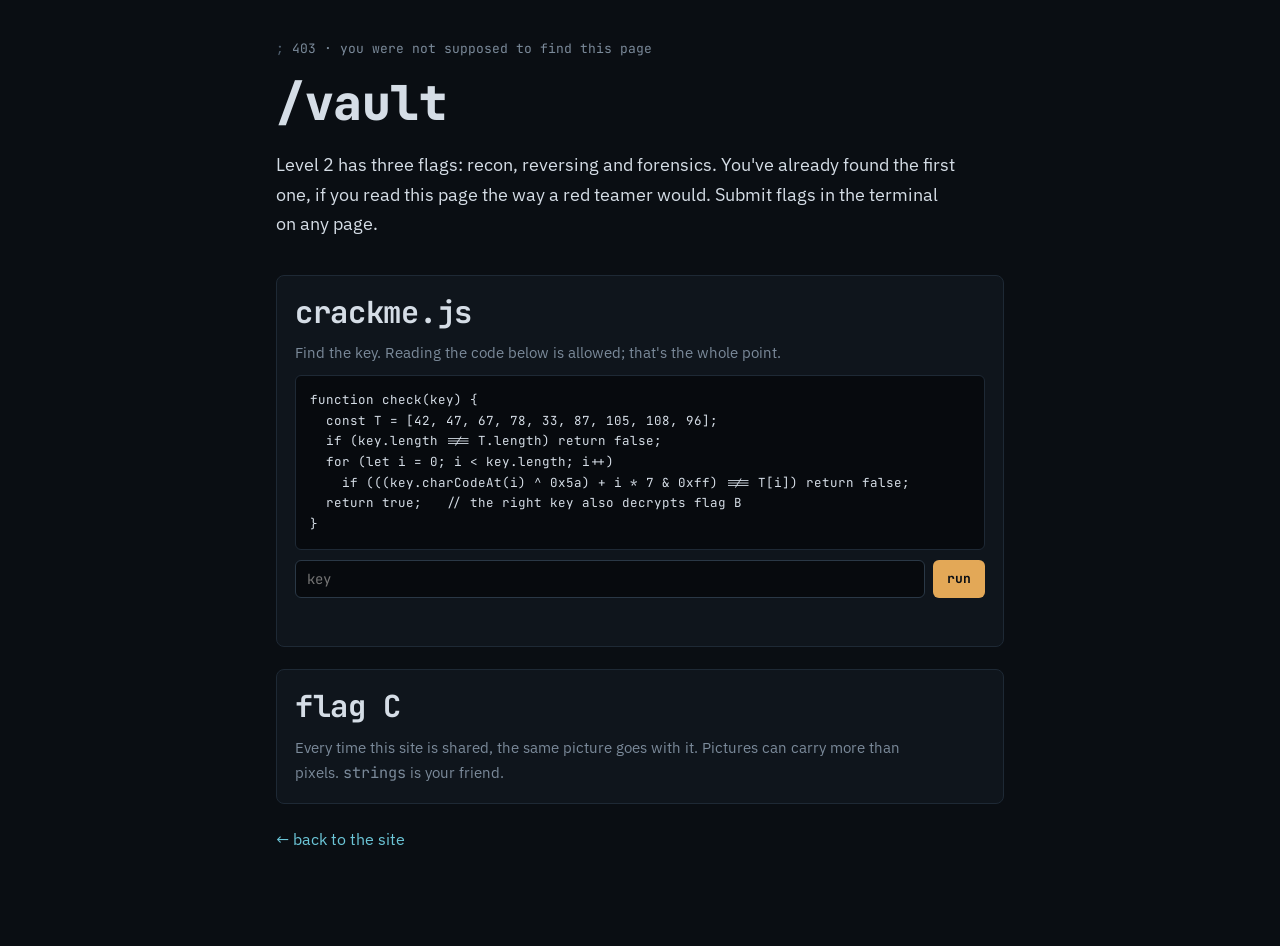
<file: vault/index.html>
<!doctype html>
<html lang="en">
<head>
<meta charset="utf-8">
<meta name="viewport" content="width=device-width, initial-scale=1, viewport-fit=cover">
<meta name="robots" content="noindex">
<title>/vault · h8ckth3b0xes</title>
<link rel="stylesheet" href="https://fonts.googleapis.com/css2?family=IBM+Plex+Sans:wght@400;500;600&family=JetBrains+Mono:wght@400;500;700;800&display=swap">
<link rel="stylesheet" href="../assets/css/site.css">
<style>
.vault{max-width:760px;margin:0 auto;padding:40px max(16px,env(safe-area-inset-right,0px)) 80px max(16px,env(safe-area-inset-left,0px));display:grid;gap:22px}
.vault .card{border:1px solid var(--line);border-radius:8px;background:var(--panel);padding:18px;display:grid;gap:10px}
.vault input{background:#070a0e;border:1px solid var(--line-2);border-radius:6px;color:var(--fg);font:14px var(--mono);padding:9px 11px;flex:1;min-width:0}
.vault button{font:700 13px var(--mono);border:0;border-radius:6px;padding:9px 14px;background:var(--addr);color:var(--bg);cursor:pointer}
.vault .row2{display:flex;gap:8px;flex-wrap:wrap}
.vault pre{margin:0;background:#070a0e;border:1px solid var(--line);border-radius:6px;padding:14px;font:12.5px/1.65 var(--mono);overflow-x:auto;color:var(--fg)}
.vault .out{font:13px var(--mono);min-height:1.6em}
</style>
</head>
<body data-page="vault" style="padding-bottom:0">
<!-- level 2, flag A (recon). robots.txt is a list of places someone didn't want you to look.
     h8ck{r0b0ts_txt_1s_r3c0n_t00} -->
<main class="vault">
  <p class="c-cmt" style="margin:0">403 · you were not supposed to find this page</p>
  <h1 style="font-size:clamp(2rem,6vw,3rem)">/vault</h1>
  <p class="lede">Level 2 has three flags: recon, reversing and forensics. You've already found the first one, if you read this page the way a red teamer would. Submit flags in the terminal on any page.</p>

  <section class="card">
    <h2 class="title" style="margin:0">crackme.js</h2>
    <p style="margin:0">Find the key. Reading the code below is allowed; that's the whole point.</p>
<pre id="src">function check(key) {
  const T = [42, 47, 67, 78, 33, 87, 105, 108, 96];
  if (key.length !== T.length) return false;
  for (let i = 0; i < key.length; i++)
    if (((key.charCodeAt(i) ^ 0x5a) + i * 7 &amp; 0xff) !== T[i]) return false;
  return true;   // the right key also decrypts flag B
}</pre>
    <div class="row2"><input id="key" placeholder="key" autocomplete="off" spellcheck="false" aria-label="Crackme key"><button type="button" id="try">run</button></div>
    <div class="out" id="out" role="status"></div>
  </section>

  <section class="card">
    <h2 class="title" style="margin:0">flag C</h2>
    <p style="margin:0">Every time this site is shared, the same picture goes with it. Pictures can carry more than pixels. <code>strings</code> is your friend.</p>
  </section>

  <p><a href="../index.html">← back to the site</a></p>
</main>
<script>
(() => {
  const T = [42, 47, 67, 78, 33, 87, 105, 108, 96], ENC = [24, 74, 12, 8, 36, 22, 85, 19, 45, 65, 1, 48, 13, 111, 26, 58, 82, 28, 19, 0, 22, 19, 43, 95, 85, 15, 15];
  const check = k => k.length === T.length && [...k].every((c, i) => (((c.charCodeAt(0) ^ 0x5a) + i * 7) & 0xff) === T[i]);
  const out = document.getElementById("out"), key = document.getElementById("key");
  function run() {
    const k = key.value.trim();
    if (!check(k)) { out.style.color = "var(--hot)"; out.textContent = "✗ wrong key"; return; }
    const flag = ENC.map((b, i) => String.fromCharCode(b ^ k.charCodeAt(i % k.length))).join("");
    out.style.color = "var(--str)"; out.textContent = "✔ " + flag + "   (submit it in the terminal)";
  }
  document.getElementById("try").addEventListener("click", run);
  key.addEventListener("keydown", e => { if (e.key === "Enter") run(); });
})();
</script>
</body>
</html>
</file>
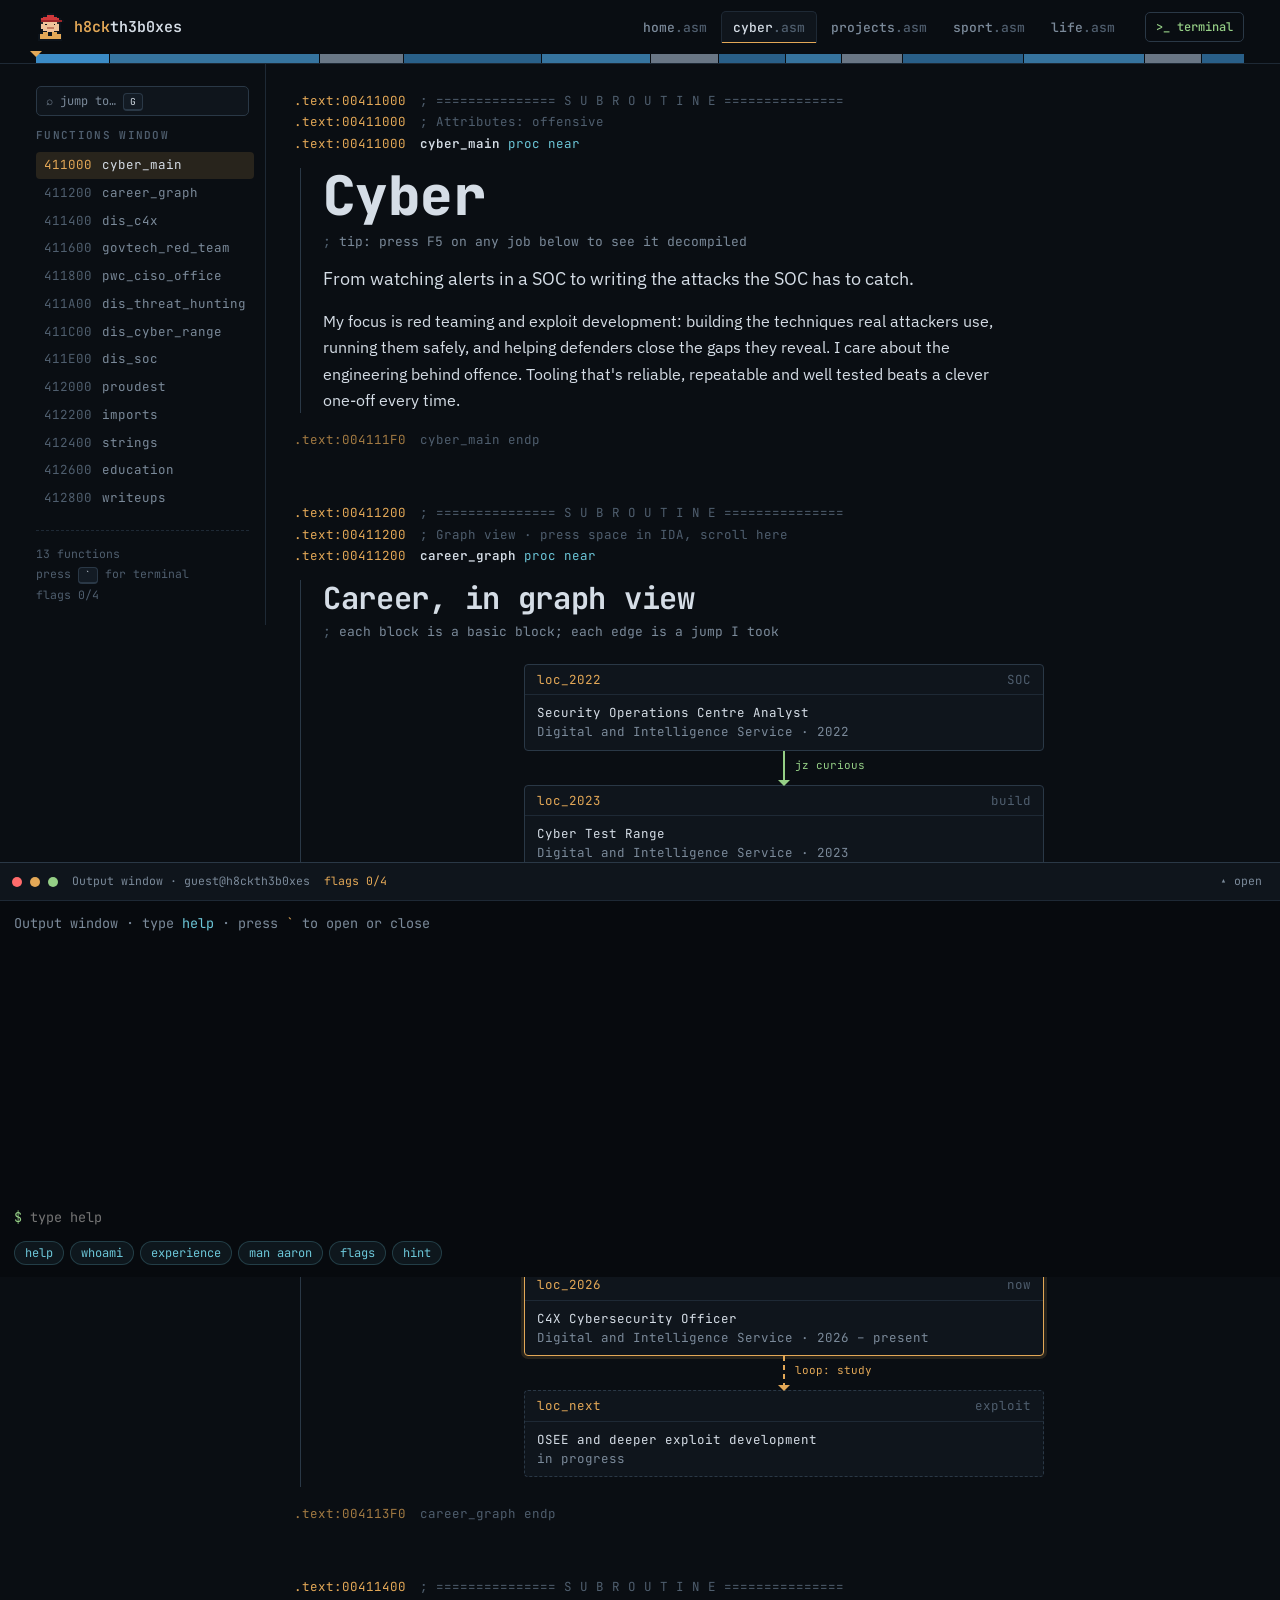
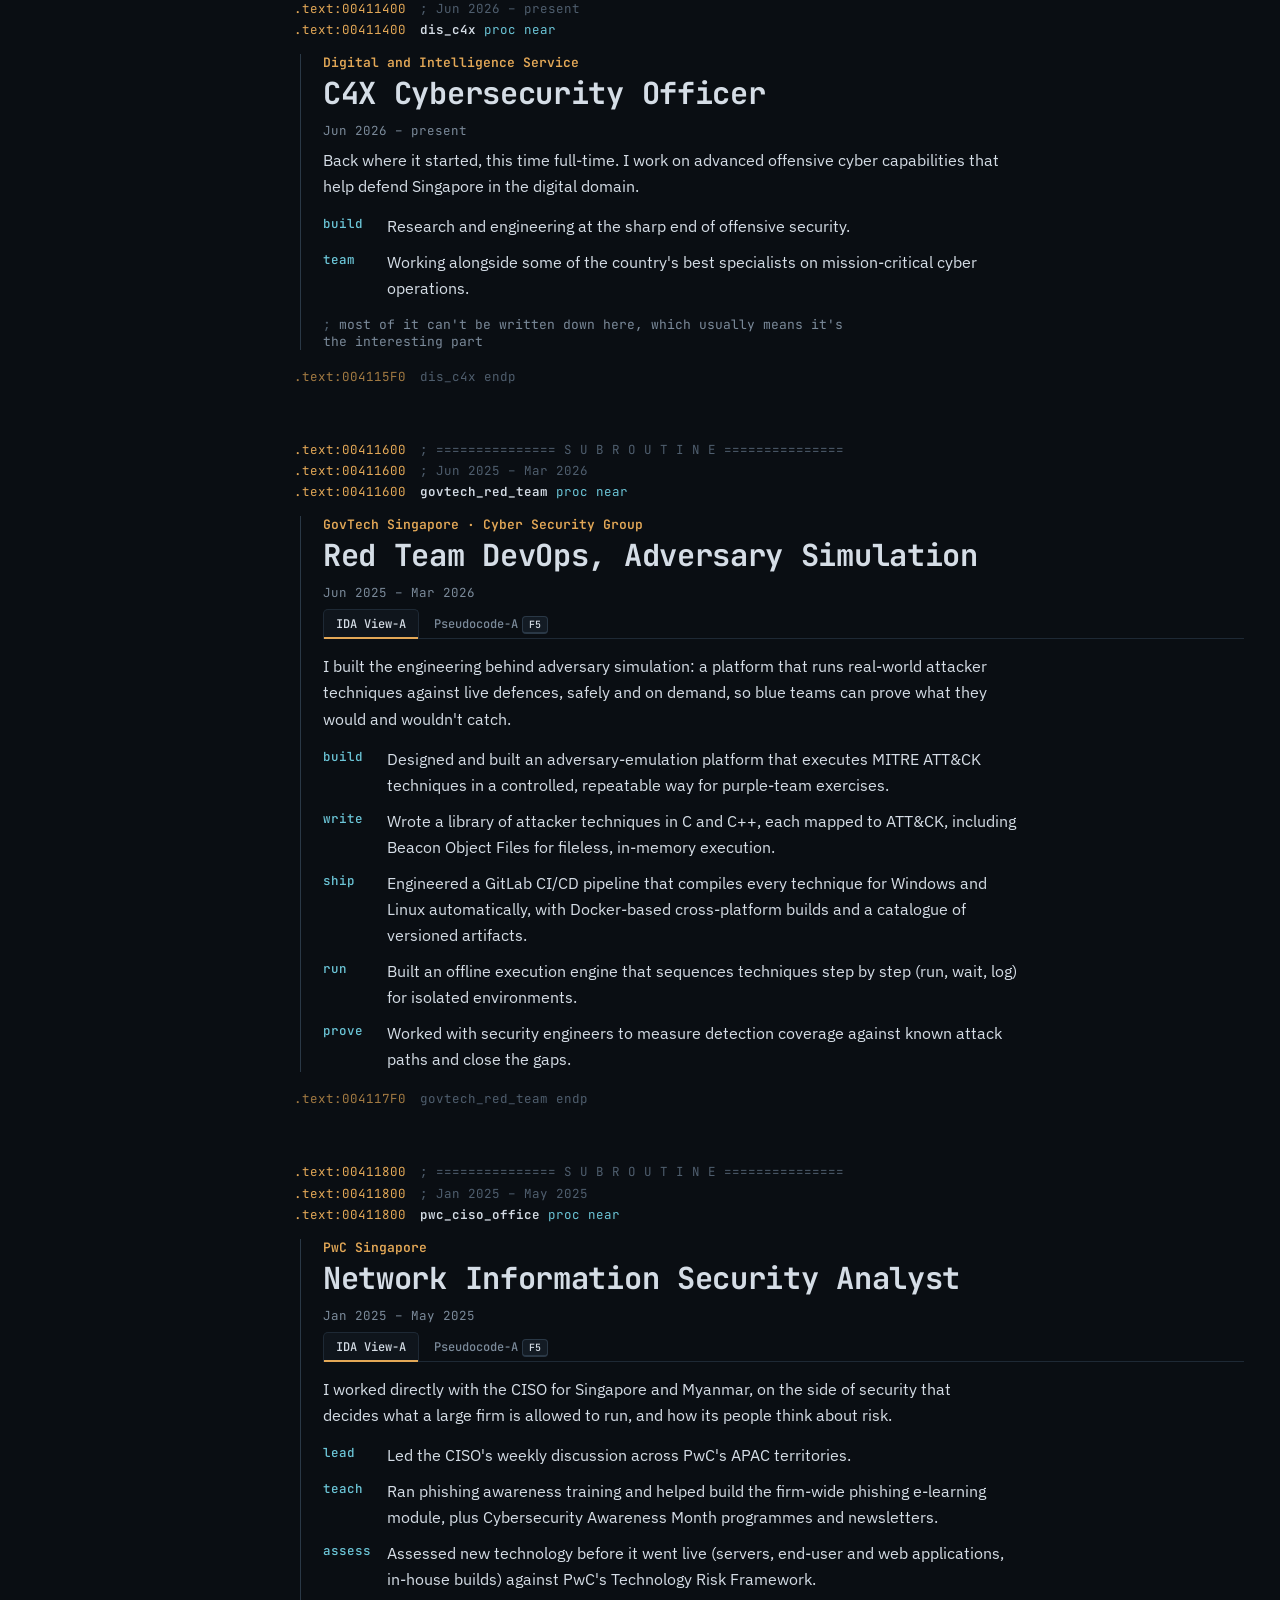
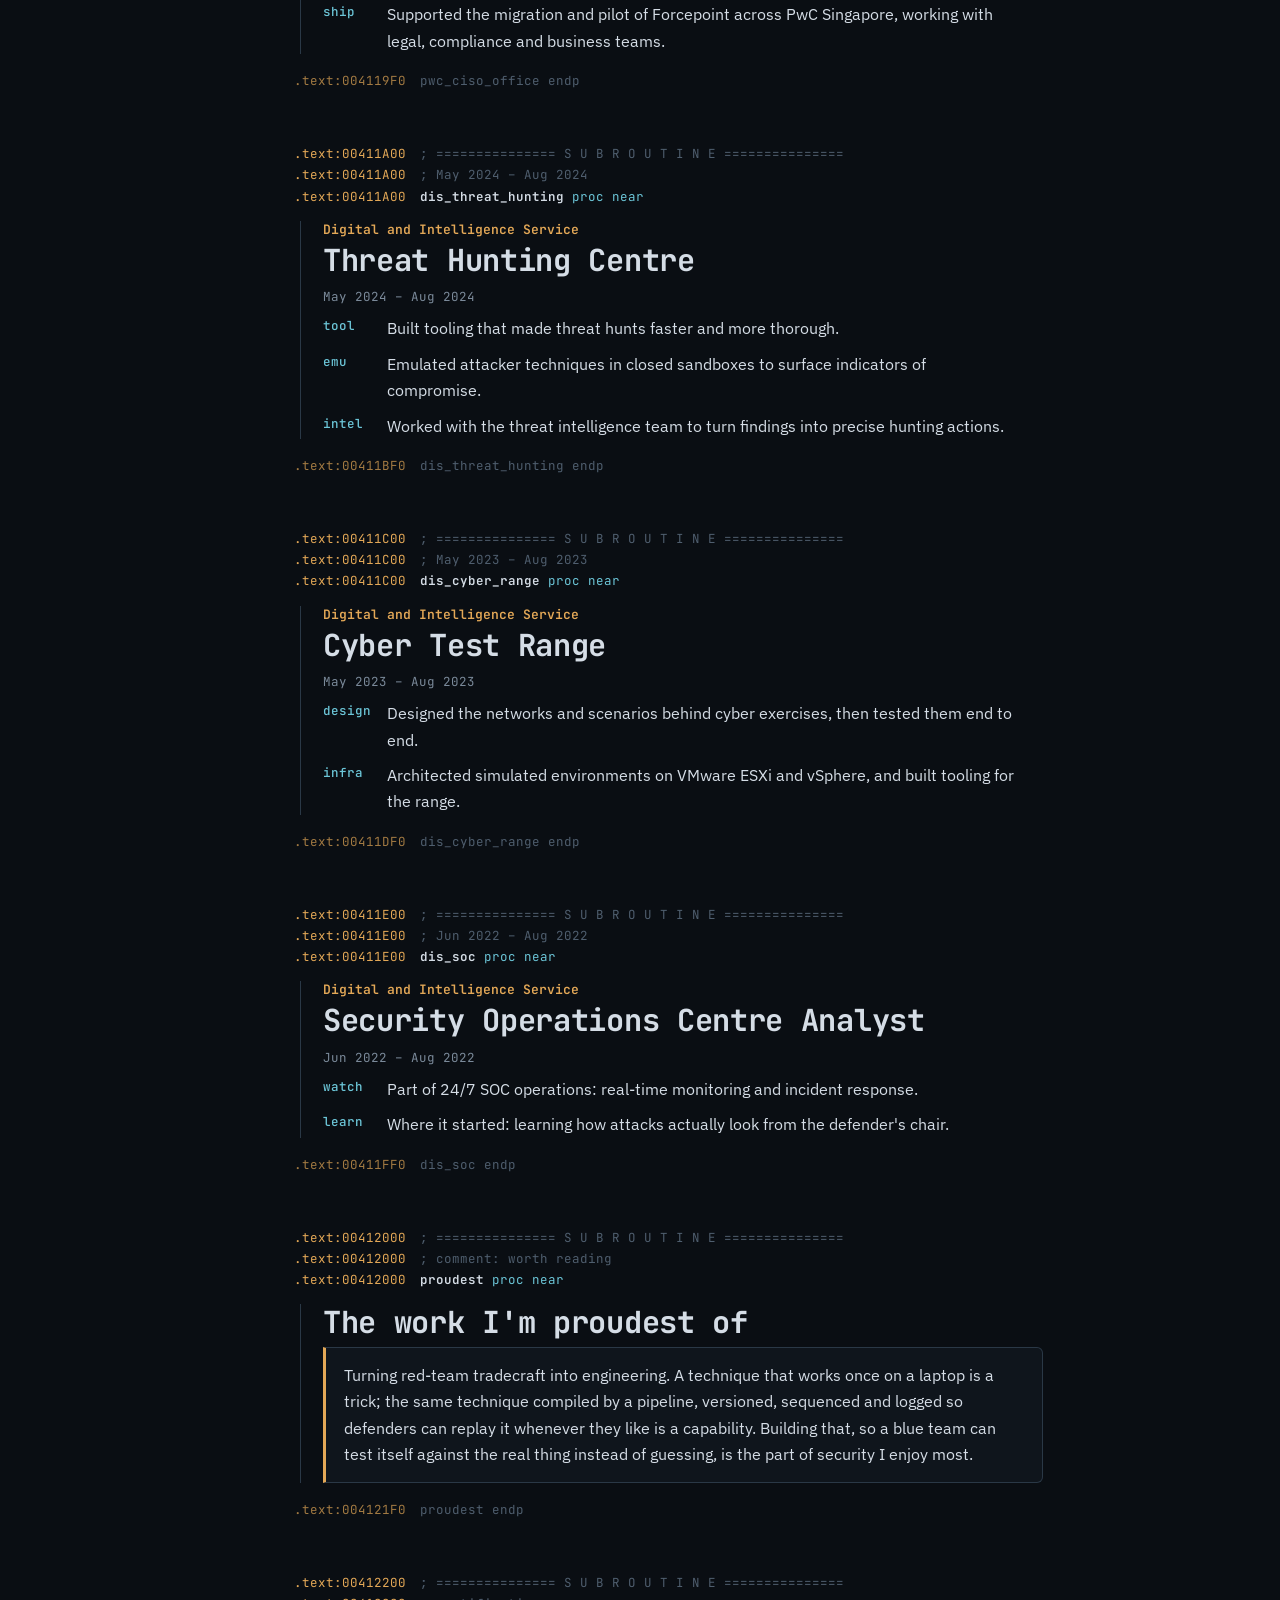
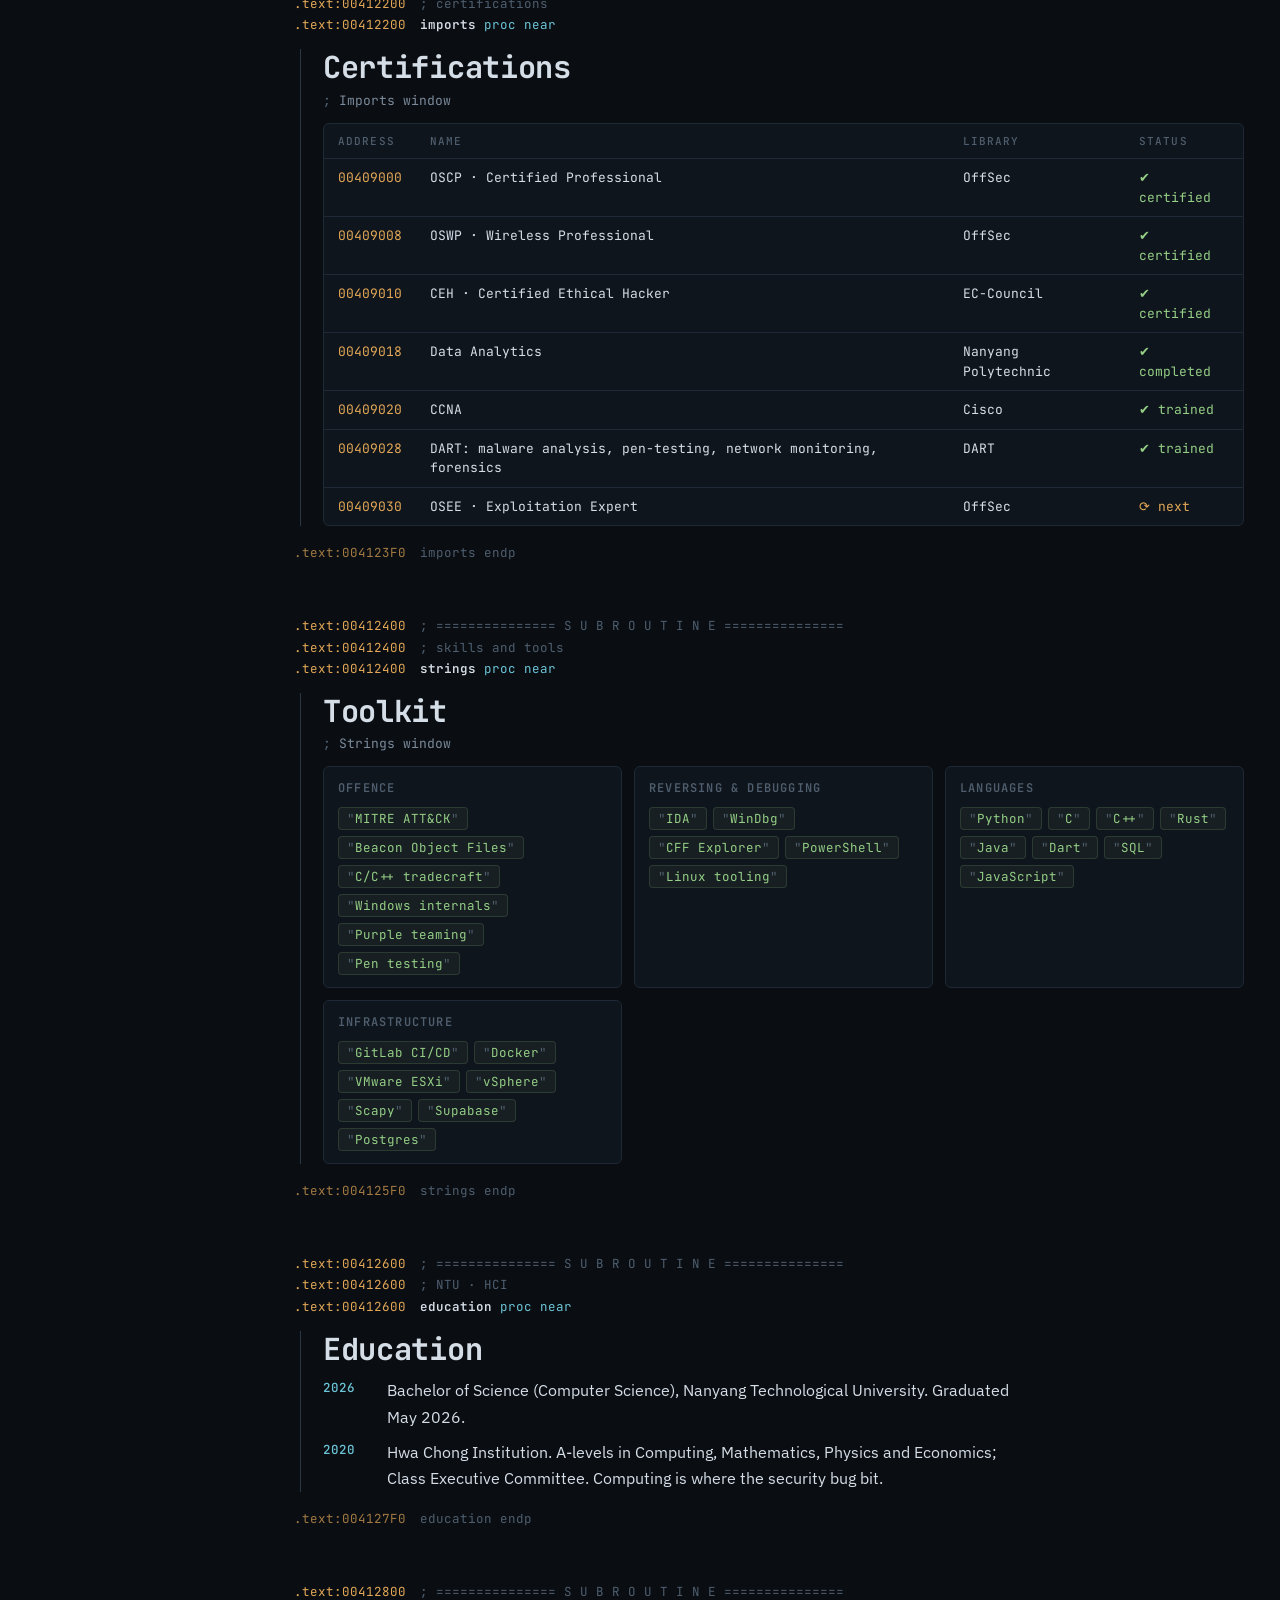
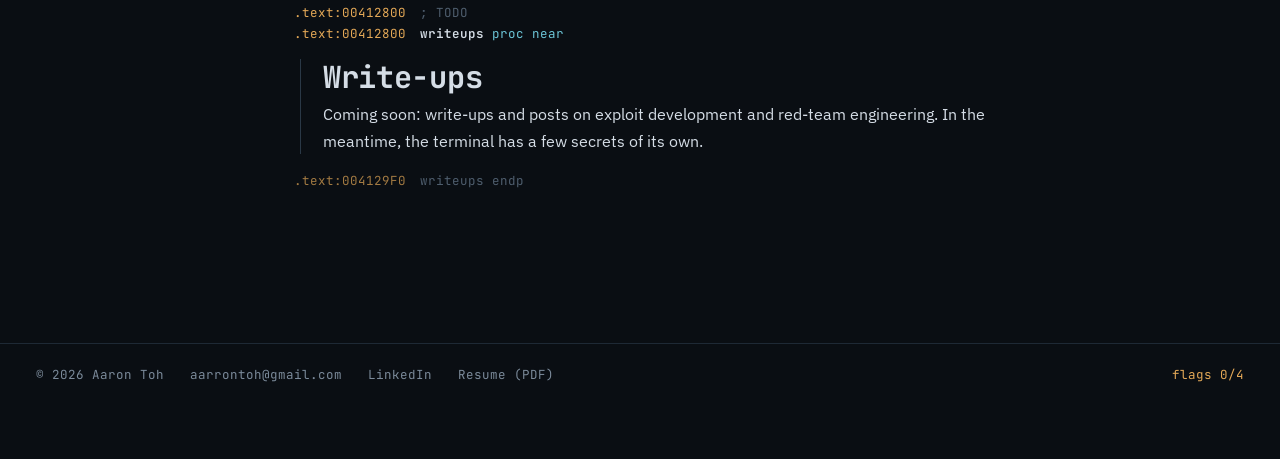
<file: cyber.html>
<!doctype html>
<html lang="en">
<head>
<meta charset="utf-8">
<meta name="viewport" content="width=device-width, initial-scale=1, viewport-fit=cover">
<title>Cyber · Aaron Toh</title>
<meta name="description" content="Red teaming, adversary simulation and exploit development: where Aaron Toh has worked and what he has built.">
<meta name="theme-color" content="#0a0e13">
<meta property="og:title" content="Cyber · Aaron Toh">
<meta property="og:description" content="Red teaming, adversary simulation and exploit development: where Aaron Toh has worked and what he has built.">
<meta property="og:type" content="website">
<link rel="icon" href="data:image/svg+xml,%3Csvg%20viewBox%3D%220%200%2016%2016%22%20xmlns%3D%22http%3A//www.w3.org/2000/svg%22%20shape-rendering%3D%22crispEdges%22%3E%3Crect%20x%3D%226%22%20y%3D%220%22%20width%3D%221%22%20height%3D%221%22%20fill%3D%22%230d141c%22/%3E%3Crect%20x%3D%227%22%20y%3D%220%22%20width%3D%221%22%20height%3D%221%22%20fill%3D%22%230d141c%22/%3E%3Crect%20x%3D%228%22%20y%3D%220%22%20width%3D%221%22%20height%3D%221%22%20fill%3D%22%230d141c%22/%3E%3Crect%20x%3D%229%22%20y%3D%220%22%20width%3D%221%22%20height%3D%221%22%20fill%3D%22%230d141c%22/%3E%3Crect%20x%3D%224%22%20y%3D%221%22%20width%3D%221%22%20height%3D%221%22%20fill%3D%22%230d141c%22/%3E%3Crect%20x%3D%225%22%20y%3D%221%22%20width%3D%221%22%20height%3D%221%22%20fill%3D%22%230d141c%22/%3E%3Crect%20x%3D%226%22%20y%3D%221%22%20width%3D%221%22%20height%3D%221%22%20fill%3D%22%23d0383a%22/%3E%3Crect%20x%3D%227%22%20y%3D%221%22%20width%3D%221%22%20height%3D%221%22%20fill%3D%22%23d0383a%22/%3E%3Crect%20x%3D%228%22%20y%3D%221%22%20width%3D%221%22%20height%3D%221%22%20fill%3D%22%23d0383a%22/%3E%3Crect%20x%3D%229%22%20y%3D%221%22%20width%3D%221%22%20height%3D%221%22%20fill%3D%22%23d0383a%22/%3E%3Crect%20x%3D%2210%22%20y%3D%221%22%20width%3D%221%22%20height%3D%221%22%20fill%3D%22%230d141c%22/%3E%3Crect%20x%3D%2211%22%20y%3D%221%22%20width%3D%221%22%20height%3D%221%22%20fill%3D%22%230d141c%22/%3E%3Crect%20x%3D%223%22%20y%3D%222%22%20width%3D%221%22%20height%3D%221%22%20fill%3D%22%230d141c%22/%3E%3Crect%20x%3D%224%22%20y%3D%222%22%20width%3D%221%22%20height%3D%221%22%20fill%3D%22%23d0383a%22/%3E%3Crect%20x%3D%225%22%20y%3D%222%22%20width%3D%221%22%20height%3D%221%22%20fill%3D%22%23d0383a%22/%3E%3Crect%20x%3D%226%22%20y%3D%222%22%20width%3D%221%22%20height%3D%221%22%20fill%3D%22%23d0383a%22/%3E%3Crect%20x%3D%227%22%20y%3D%222%22%20width%3D%221%22%20height%3D%221%22%20fill%3D%22%23d0383a%22/%3E%3Crect%20x%3D%228%22%20y%3D%222%22%20width%3D%221%22%20height%3D%221%22%20fill%3D%22%23d0383a%22/%3E%3Crect%20x%3D%229%22%20y%3D%222%22%20width%3D%221%22%20height%3D%221%22%20fill%3D%22%23d0383a%22/%3E%3Crect%20x%3D%2210%22%20y%3D%222%22%20width%3D%221%22%20height%3D%221%22%20fill%3D%22%23d0383a%22/%3E%3Crect%20x%3D%2211%22%20y%3D%222%22%20width%3D%221%22%20height%3D%221%22%20fill%3D%22%23d0383a%22/%3E%3Crect%20x%3D%2212%22%20y%3D%222%22%20width%3D%221%22%20height%3D%221%22%20fill%3D%22%230d141c%22/%3E%3Crect%20x%3D%222%22%20y%3D%223%22%20width%3D%221%22%20height%3D%221%22%20fill%3D%22%230d141c%22/%3E%3Crect%20x%3D%223%22%20y%3D%223%22%20width%3D%221%22%20height%3D%221%22%20fill%3D%22%23d0383a%22/%3E%3Crect%20x%3D%224%22%20y%3D%223%22%20width%3D%221%22%20height%3D%221%22%20fill%3D%22%23d0383a%22/%3E%3Crect%20x%3D%225%22%20y%3D%223%22%20width%3D%221%22%20height%3D%221%22%20fill%3D%22%23d0383a%22/%3E%3Crect%20x%3D%226%22%20y%3D%223%22%20width%3D%221%22%20height%3D%221%22%20fill%3D%22%23d0383a%22/%3E%3Crect%20x%3D%227%22%20y%3D%223%22%20width%3D%221%22%20height%3D%221%22%20fill%3D%22%23d0383a%22/%3E%3Crect%20x%3D%228%22%20y%3D%223%22%20width%3D%221%22%20height%3D%221%22%20fill%3D%22%23d0383a%22/%3E%3Crect%20x%3D%229%22%20y%3D%223%22%20width%3D%221%22%20height%3D%221%22%20fill%3D%22%23d0383a%22/%3E%3Crect%20x%3D%2210%22%20y%3D%223%22%20width%3D%221%22%20height%3D%221%22%20fill%3D%22%23d0383a%22/%3E%3Crect%20x%3D%2211%22%20y%3D%223%22%20width%3D%221%22%20height%3D%221%22%20fill%3D%22%23d0383a%22/%3E%3Crect%20x%3D%2212%22%20y%3D%223%22%20width%3D%221%22%20height%3D%221%22%20fill%3D%22%23d0383a%22/%3E%3Crect%20x%3D%2213%22%20y%3D%223%22%20width%3D%221%22%20height%3D%221%22%20fill%3D%22%230d141c%22/%3E%3Crect%20x%3D%222%22%20y%3D%224%22%20width%3D%221%22%20height%3D%221%22%20fill%3D%22%230d141c%22/%3E%3Crect%20x%3D%223%22%20y%3D%224%22%20width%3D%221%22%20height%3D%221%22%20fill%3D%22%239e2629%22/%3E%3Crect%20x%3D%224%22%20y%3D%224%22%20width%3D%221%22%20height%3D%221%22%20fill%3D%22%239e2629%22/%3E%3Crect%20x%3D%225%22%20y%3D%224%22%20width%3D%221%22%20height%3D%221%22%20fill%3D%22%239e2629%22/%3E%3Crect%20x%3D%226%22%20y%3D%224%22%20width%3D%221%22%20height%3D%221%22%20fill%3D%22%239e2629%22/%3E%3Crect%20x%3D%227%22%20y%3D%224%22%20width%3D%221%22%20height%3D%221%22%20fill%3D%22%239e2629%22/%3E%3Crect%20x%3D%228%22%20y%3D%224%22%20width%3D%221%22%20height%3D%221%22%20fill%3D%22%239e2629%22/%3E%3Crect%20x%3D%229%22%20y%3D%224%22%20width%3D%221%22%20height%3D%221%22%20fill%3D%22%239e2629%22/%3E%3Crect%20x%3D%2210%22%20y%3D%224%22%20width%3D%221%22%20height%3D%221%22%20fill%3D%22%239e2629%22/%3E%3Crect%20x%3D%2211%22%20y%3D%224%22%20width%3D%221%22%20height%3D%221%22%20fill%3D%22%239e2629%22/%3E%3Crect%20x%3D%2212%22%20y%3D%224%22%20width%3D%221%22%20height%3D%221%22%20fill%3D%22%239e2629%22/%3E%3Crect%20x%3D%2213%22%20y%3D%224%22%20width%3D%221%22%20height%3D%221%22%20fill%3D%22%239e2629%22/%3E%3Crect%20x%3D%2214%22%20y%3D%224%22%20width%3D%221%22%20height%3D%221%22%20fill%3D%22%239e2629%22/%3E%3Crect%20x%3D%2215%22%20y%3D%224%22%20width%3D%221%22%20height%3D%221%22%20fill%3D%22%230d141c%22/%3E%3Crect%20x%3D%222%22%20y%3D%225%22%20width%3D%221%22%20height%3D%221%22%20fill%3D%22%230d141c%22/%3E%3Crect%20x%3D%223%22%20y%3D%225%22%20width%3D%221%22%20height%3D%221%22%20fill%3D%22%232a2a2e%22/%3E%3Crect%20x%3D%224%22%20y%3D%225%22%20width%3D%221%22%20height%3D%221%22%20fill%3D%22%23f0c39a%22/%3E%3Crect%20x%3D%225%22%20y%3D%225%22%20width%3D%221%22%20height%3D%221%22%20fill%3D%22%23f0c39a%22/%3E%3Crect%20x%3D%226%22%20y%3D%225%22%20width%3D%221%22%20height%3D%221%22%20fill%3D%22%23f0c39a%22/%3E%3Crect%20x%3D%227%22%20y%3D%225%22%20width%3D%221%22%20height%3D%221%22%20fill%3D%22%23f0c39a%22/%3E%3Crect%20x%3D%228%22%20y%3D%225%22%20width%3D%221%22%20height%3D%221%22%20fill%3D%22%23f0c39a%22/%3E%3Crect%20x%3D%229%22%20y%3D%225%22%20width%3D%221%22%20height%3D%221%22%20fill%3D%22%23f0c39a%22/%3E%3Crect%20x%3D%2210%22%20y%3D%225%22%20width%3D%221%22%20height%3D%221%22%20fill%3D%22%23f0c39a%22/%3E%3Crect%20x%3D%2211%22%20y%3D%225%22%20width%3D%221%22%20height%3D%221%22%20fill%3D%22%23f0c39a%22/%3E%3Crect%20x%3D%2212%22%20y%3D%225%22%20width%3D%221%22%20height%3D%221%22%20fill%3D%22%232a2a2e%22/%3E%3Crect%20x%3D%2213%22%20y%3D%225%22%20width%3D%221%22%20height%3D%221%22%20fill%3D%22%230d141c%22/%3E%3Crect%20x%3D%222%22%20y%3D%226%22%20width%3D%221%22%20height%3D%221%22%20fill%3D%22%230d141c%22/%3E%3Crect%20x%3D%223%22%20y%3D%226%22%20width%3D%221%22%20height%3D%221%22%20fill%3D%22%23f0c39a%22/%3E%3Crect%20x%3D%224%22%20y%3D%226%22%20width%3D%221%22%20height%3D%221%22%20fill%3D%22%23f0c39a%22/%3E%3Crect%20x%3D%225%22%20y%3D%226%22%20width%3D%221%22%20height%3D%221%22%20fill%3D%22%2311161c%22/%3E%3Crect%20x%3D%226%22%20y%3D%226%22%20width%3D%221%22%20height%3D%221%22%20fill%3D%22%23f0c39a%22/%3E%3Crect%20x%3D%227%22%20y%3D%226%22%20width%3D%221%22%20height%3D%221%22%20fill%3D%22%23f0c39a%22/%3E%3Crect%20x%3D%228%22%20y%3D%226%22%20width%3D%221%22%20height%3D%221%22%20fill%3D%22%23f0c39a%22/%3E%3Crect%20x%3D%229%22%20y%3D%226%22%20width%3D%221%22%20height%3D%221%22%20fill%3D%22%23f0c39a%22/%3E%3Crect%20x%3D%2210%22%20y%3D%226%22%20width%3D%221%22%20height%3D%221%22%20fill%3D%22%2311161c%22/%3E%3Crect%20x%3D%2211%22%20y%3D%226%22%20width%3D%221%22%20height%3D%221%22%20fill%3D%22%23f0c39a%22/%3E%3Crect%20x%3D%2212%22%20y%3D%226%22%20width%3D%221%22%20height%3D%221%22%20fill%3D%22%23f0c39a%22/%3E%3Crect%20x%3D%2213%22%20y%3D%226%22%20width%3D%221%22%20height%3D%221%22%20fill%3D%22%230d141c%22/%3E%3Crect%20x%3D%222%22%20y%3D%227%22%20width%3D%221%22%20height%3D%221%22%20fill%3D%22%230d141c%22/%3E%3Crect%20x%3D%223%22%20y%3D%227%22%20width%3D%221%22%20height%3D%221%22%20fill%3D%22%23f0c39a%22/%3E%3Crect%20x%3D%224%22%20y%3D%227%22%20width%3D%221%22%20height%3D%221%22%20fill%3D%22%23f0c39a%22/%3E%3Crect%20x%3D%225%22%20y%3D%227%22%20width%3D%221%22%20height%3D%221%22%20fill%3D%22%23f0c39a%22/%3E%3Crect%20x%3D%226%22%20y%3D%227%22%20width%3D%221%22%20height%3D%221%22%20fill%3D%22%23f0c39a%22/%3E%3Crect%20x%3D%227%22%20y%3D%227%22%20width%3D%221%22%20height%3D%221%22%20fill%3D%22%23f0c39a%22/%3E%3Crect%20x%3D%228%22%20y%3D%227%22%20width%3D%221%22%20height%3D%221%22%20fill%3D%22%23f0c39a%22/%3E%3Crect%20x%3D%229%22%20y%3D%227%22%20width%3D%221%22%20height%3D%221%22%20fill%3D%22%23f0c39a%22/%3E%3Crect%20x%3D%2210%22%20y%3D%227%22%20width%3D%221%22%20height%3D%221%22%20fill%3D%22%23f0c39a%22/%3E%3Crect%20x%3D%2211%22%20y%3D%227%22%20width%3D%221%22%20height%3D%221%22%20fill%3D%22%23f0c39a%22/%3E%3Crect%20x%3D%2212%22%20y%3D%227%22%20width%3D%221%22%20height%3D%221%22%20fill%3D%22%23f0c39a%22/%3E%3Crect%20x%3D%2213%22%20y%3D%227%22%20width%3D%221%22%20height%3D%221%22%20fill%3D%22%230d141c%22/%3E%3Crect%20x%3D%222%22%20y%3D%228%22%20width%3D%221%22%20height%3D%221%22%20fill%3D%22%230d141c%22/%3E%3Crect%20x%3D%223%22%20y%3D%228%22%20width%3D%221%22%20height%3D%221%22%20fill%3D%22%23f0c39a%22/%3E%3Crect%20x%3D%224%22%20y%3D%228%22%20width%3D%221%22%20height%3D%221%22%20fill%3D%22%23f0c39a%22/%3E%3Crect%20x%3D%225%22%20y%3D%228%22%20width%3D%221%22%20height%3D%221%22%20fill%3D%22%23f0c39a%22/%3E%3Crect%20x%3D%226%22%20y%3D%228%22%20width%3D%221%22%20height%3D%221%22%20fill%3D%22%23c47e62%22/%3E%3Crect%20x%3D%227%22%20y%3D%228%22%20width%3D%221%22%20height%3D%221%22%20fill%3D%22%23c47e62%22/%3E%3Crect%20x%3D%228%22%20y%3D%228%22%20width%3D%221%22%20height%3D%221%22%20fill%3D%22%23c47e62%22/%3E%3Crect%20x%3D%229%22%20y%3D%228%22%20width%3D%221%22%20height%3D%221%22%20fill%3D%22%23c47e62%22/%3E%3Crect%20x%3D%2210%22%20y%3D%228%22%20width%3D%221%22%20height%3D%221%22%20fill%3D%22%23f0c39a%22/%3E%3Crect%20x%3D%2211%22%20y%3D%228%22%20width%3D%221%22%20height%3D%221%22%20fill%3D%22%23f0c39a%22/%3E%3Crect%20x%3D%2212%22%20y%3D%228%22%20width%3D%221%22%20height%3D%221%22%20fill%3D%22%23f0c39a%22/%3E%3Crect%20x%3D%2213%22%20y%3D%228%22%20width%3D%221%22%20height%3D%221%22%20fill%3D%22%230d141c%22/%3E%3Crect%20x%3D%223%22%20y%3D%229%22%20width%3D%221%22%20height%3D%221%22%20fill%3D%22%230d141c%22/%3E%3Crect%20x%3D%224%22%20y%3D%229%22%20width%3D%221%22%20height%3D%221%22%20fill%3D%22%23f0c39a%22/%3E%3Crect%20x%3D%225%22%20y%3D%229%22%20width%3D%221%22%20height%3D%221%22%20fill%3D%22%23f0c39a%22/%3E%3Crect%20x%3D%226%22%20y%3D%229%22%20width%3D%221%22%20height%3D%221%22%20fill%3D%22%23f0c39a%22/%3E%3Crect%20x%3D%227%22%20y%3D%229%22%20width%3D%221%22%20height%3D%221%22%20fill%3D%22%23f0c39a%22/%3E%3Crect%20x%3D%228%22%20y%3D%229%22%20width%3D%221%22%20height%3D%221%22%20fill%3D%22%23f0c39a%22/%3E%3Crect%20x%3D%229%22%20y%3D%229%22%20width%3D%221%22%20height%3D%221%22%20fill%3D%22%23f0c39a%22/%3E%3Crect%20x%3D%2210%22%20y%3D%229%22%20width%3D%221%22%20height%3D%221%22%20fill%3D%22%23f0c39a%22/%3E%3Crect%20x%3D%2211%22%20y%3D%229%22%20width%3D%221%22%20height%3D%221%22%20fill%3D%22%23f0c39a%22/%3E%3Crect%20x%3D%2212%22%20y%3D%229%22%20width%3D%221%22%20height%3D%221%22%20fill%3D%22%23f0c39a%22/%3E%3Crect%20x%3D%2213%22%20y%3D%229%22%20width%3D%221%22%20height%3D%221%22%20fill%3D%22%230d141c%22/%3E%3Crect%20x%3D%224%22%20y%3D%2210%22%20width%3D%221%22%20height%3D%221%22%20fill%3D%22%230d141c%22/%3E%3Crect%20x%3D%225%22%20y%3D%2210%22%20width%3D%221%22%20height%3D%221%22%20fill%3D%22%230d141c%22/%3E%3Crect%20x%3D%226%22%20y%3D%2210%22%20width%3D%221%22%20height%3D%221%22%20fill%3D%22%23f0c39a%22/%3E%3Crect%20x%3D%227%22%20y%3D%2210%22%20width%3D%221%22%20height%3D%221%22%20fill%3D%22%23f0c39a%22/%3E%3Crect%20x%3D%228%22%20y%3D%2210%22%20width%3D%221%22%20height%3D%221%22%20fill%3D%22%23f0c39a%22/%3E%3Crect%20x%3D%229%22%20y%3D%2210%22%20width%3D%221%22%20height%3D%221%22%20fill%3D%22%23f0c39a%22/%3E%3Crect%20x%3D%2210%22%20y%3D%2210%22%20width%3D%221%22%20height%3D%221%22%20fill%3D%22%230d141c%22/%3E%3Crect%20x%3D%2211%22%20y%3D%2210%22%20width%3D%221%22%20height%3D%221%22%20fill%3D%22%230d141c%22/%3E%3Crect%20x%3D%222%22%20y%3D%2211%22%20width%3D%221%22%20height%3D%221%22%20fill%3D%22%230d141c%22/%3E%3Crect%20x%3D%223%22%20y%3D%2211%22%20width%3D%221%22%20height%3D%221%22%20fill%3D%22%230d141c%22/%3E%3Crect%20x%3D%224%22%20y%3D%2211%22%20width%3D%221%22%20height%3D%221%22%20fill%3D%22%23e3a857%22/%3E%3Crect%20x%3D%225%22%20y%3D%2211%22%20width%3D%221%22%20height%3D%221%22%20fill%3D%22%23e3a857%22/%3E%3Crect%20x%3D%226%22%20y%3D%2211%22%20width%3D%221%22%20height%3D%221%22%20fill%3D%22%23e3a857%22/%3E%3Crect%20x%3D%227%22%20y%3D%2211%22%20width%3D%221%22%20height%3D%221%22%20fill%3D%22%230d141c%22/%3E%3Crect%20x%3D%228%22%20y%3D%2211%22%20width%3D%221%22%20height%3D%221%22%20fill%3D%22%230d141c%22/%3E%3Crect%20x%3D%229%22%20y%3D%2211%22%20width%3D%221%22%20height%3D%221%22%20fill%3D%22%23e3a857%22/%3E%3Crect%20x%3D%2210%22%20y%3D%2211%22%20width%3D%221%22%20height%3D%221%22%20fill%3D%22%23e3a857%22/%3E%3Crect%20x%3D%2211%22%20y%3D%2211%22%20width%3D%221%22%20height%3D%221%22%20fill%3D%22%23e3a857%22/%3E%3Crect%20x%3D%2212%22%20y%3D%2211%22%20width%3D%221%22%20height%3D%221%22%20fill%3D%22%230d141c%22/%3E%3Crect%20x%3D%2213%22%20y%3D%2211%22%20width%3D%221%22%20height%3D%221%22%20fill%3D%22%230d141c%22/%3E%3Crect%20x%3D%221%22%20y%3D%2212%22%20width%3D%221%22%20height%3D%221%22%20fill%3D%22%230d141c%22/%3E%3Crect%20x%3D%222%22%20y%3D%2212%22%20width%3D%221%22%20height%3D%221%22%20fill%3D%22%23e3a857%22/%3E%3Crect%20x%3D%223%22%20y%3D%2212%22%20width%3D%221%22%20height%3D%221%22%20fill%3D%22%23e3a857%22/%3E%3Crect%20x%3D%224%22%20y%3D%2212%22%20width%3D%221%22%20height%3D%221%22%20fill%3D%22%23e3a857%22/%3E%3Crect%20x%3D%225%22%20y%3D%2212%22%20width%3D%221%22%20height%3D%221%22%20fill%3D%22%23e3a857%22/%3E%3Crect%20x%3D%226%22%20y%3D%2212%22%20width%3D%221%22%20height%3D%221%22%20fill%3D%22%23e3a857%22/%3E%3Crect%20x%3D%227%22%20y%3D%2212%22%20width%3D%221%22%20height%3D%221%22%20fill%3D%22%230d141c%22/%3E%3Crect%20x%3D%228%22%20y%3D%2212%22%20width%3D%221%22%20height%3D%221%22%20fill%3D%22%230d141c%22/%3E%3Crect%20x%3D%229%22%20y%3D%2212%22%20width%3D%221%22%20height%3D%221%22%20fill%3D%22%23e3a857%22/%3E%3Crect%20x%3D%2210%22%20y%3D%2212%22%20width%3D%221%22%20height%3D%221%22%20fill%3D%22%23e3a857%22/%3E%3Crect%20x%3D%2211%22%20y%3D%2212%22%20width%3D%221%22%20height%3D%221%22%20fill%3D%22%23e3a857%22/%3E%3Crect%20x%3D%2212%22%20y%3D%2212%22%20width%3D%221%22%20height%3D%221%22%20fill%3D%22%23e3a857%22/%3E%3Crect%20x%3D%2213%22%20y%3D%2212%22%20width%3D%221%22%20height%3D%221%22%20fill%3D%22%23e3a857%22/%3E%3Crect%20x%3D%2214%22%20y%3D%2212%22%20width%3D%221%22%20height%3D%221%22%20fill%3D%22%230d141c%22/%3E%3Crect%20x%3D%221%22%20y%3D%2213%22%20width%3D%221%22%20height%3D%221%22%20fill%3D%22%230d141c%22/%3E%3Crect%20x%3D%222%22%20y%3D%2213%22%20width%3D%221%22%20height%3D%221%22%20fill%3D%22%23e3a857%22/%3E%3Crect%20x%3D%223%22%20y%3D%2213%22%20width%3D%221%22%20height%3D%221%22%20fill%3D%22%23e3a857%22/%3E%3Crect%20x%3D%224%22%20y%3D%2213%22%20width%3D%221%22%20height%3D%221%22%20fill%3D%22%23e3a857%22/%3E%3Crect%20x%3D%225%22%20y%3D%2213%22%20width%3D%221%22%20height%3D%221%22%20fill%3D%22%23e3a857%22/%3E%3Crect%20x%3D%226%22%20y%3D%2213%22%20width%3D%221%22%20height%3D%221%22%20fill%3D%22%23e3a857%22/%3E%3Crect%20x%3D%227%22%20y%3D%2213%22%20width%3D%221%22%20height%3D%221%22%20fill%3D%22%23e3a857%22/%3E%3Crect%20x%3D%228%22%20y%3D%2213%22%20width%3D%221%22%20height%3D%221%22%20fill%3D%22%23e3a857%22/%3E%3Crect%20x%3D%229%22%20y%3D%2213%22%20width%3D%221%22%20height%3D%221%22%20fill%3D%22%23e3a857%22/%3E%3Crect%20x%3D%2210%22%20y%3D%2213%22%20width%3D%221%22%20height%3D%221%22%20fill%3D%22%23e3a857%22/%3E%3Crect%20x%3D%2211%22%20y%3D%2213%22%20width%3D%221%22%20height%3D%221%22%20fill%3D%22%23e3a857%22/%3E%3Crect%20x%3D%2212%22%20y%3D%2213%22%20width%3D%221%22%20height%3D%221%22%20fill%3D%22%23e3a857%22/%3E%3Crect%20x%3D%2213%22%20y%3D%2213%22%20width%3D%221%22%20height%3D%221%22%20fill%3D%22%23e3a857%22/%3E%3Crect%20x%3D%2214%22%20y%3D%2213%22%20width%3D%221%22%20height%3D%221%22%20fill%3D%22%230d141c%22/%3E%3Crect%20x%3D%221%22%20y%3D%2214%22%20width%3D%221%22%20height%3D%221%22%20fill%3D%22%230d141c%22/%3E%3Crect%20x%3D%222%22%20y%3D%2214%22%20width%3D%221%22%20height%3D%221%22%20fill%3D%22%23e3a857%22/%3E%3Crect%20x%3D%223%22%20y%3D%2214%22%20width%3D%221%22%20height%3D%221%22%20fill%3D%22%23e3a857%22/%3E%3Crect%20x%3D%224%22%20y%3D%2214%22%20width%3D%221%22%20height%3D%221%22%20fill%3D%22%23e3a857%22/%3E%3Crect%20x%3D%225%22%20y%3D%2214%22%20width%3D%221%22%20height%3D%221%22%20fill%3D%22%23e3a857%22/%3E%3Crect%20x%3D%226%22%20y%3D%2214%22%20width%3D%221%22%20height%3D%221%22%20fill%3D%22%23e3a857%22/%3E%3Crect%20x%3D%227%22%20y%3D%2214%22%20width%3D%221%22%20height%3D%221%22%20fill%3D%22%23e3a857%22/%3E%3Crect%20x%3D%228%22%20y%3D%2214%22%20width%3D%221%22%20height%3D%221%22%20fill%3D%22%23e3a857%22/%3E%3Crect%20x%3D%229%22%20y%3D%2214%22%20width%3D%221%22%20height%3D%221%22%20fill%3D%22%23e3a857%22/%3E%3Crect%20x%3D%2210%22%20y%3D%2214%22%20width%3D%221%22%20height%3D%221%22%20fill%3D%22%23e3a857%22/%3E%3Crect%20x%3D%2211%22%20y%3D%2214%22%20width%3D%221%22%20height%3D%221%22%20fill%3D%22%23e3a857%22/%3E%3Crect%20x%3D%2212%22%20y%3D%2214%22%20width%3D%221%22%20height%3D%221%22%20fill%3D%22%23e3a857%22/%3E%3Crect%20x%3D%2213%22%20y%3D%2214%22%20width%3D%221%22%20height%3D%221%22%20fill%3D%22%23e3a857%22/%3E%3Crect%20x%3D%2214%22%20y%3D%2214%22%20width%3D%221%22%20height%3D%221%22%20fill%3D%22%230d141c%22/%3E%3Crect%20x%3D%221%22%20y%3D%2215%22%20width%3D%221%22%20height%3D%221%22%20fill%3D%22%230d141c%22/%3E%3Crect%20x%3D%222%22%20y%3D%2215%22%20width%3D%221%22%20height%3D%221%22%20fill%3D%22%230d141c%22/%3E%3Crect%20x%3D%223%22%20y%3D%2215%22%20width%3D%221%22%20height%3D%221%22%20fill%3D%22%230d141c%22/%3E%3Crect%20x%3D%224%22%20y%3D%2215%22%20width%3D%221%22%20height%3D%221%22%20fill%3D%22%230d141c%22/%3E%3Crect%20x%3D%225%22%20y%3D%2215%22%20width%3D%221%22%20height%3D%221%22%20fill%3D%22%230d141c%22/%3E%3Crect%20x%3D%226%22%20y%3D%2215%22%20width%3D%221%22%20height%3D%221%22%20fill%3D%22%230d141c%22/%3E%3Crect%20x%3D%227%22%20y%3D%2215%22%20width%3D%221%22%20height%3D%221%22%20fill%3D%22%230d141c%22/%3E%3Crect%20x%3D%228%22%20y%3D%2215%22%20width%3D%221%22%20height%3D%221%22%20fill%3D%22%230d141c%22/%3E%3Crect%20x%3D%229%22%20y%3D%2215%22%20width%3D%221%22%20height%3D%221%22%20fill%3D%22%230d141c%22/%3E%3Crect%20x%3D%2210%22%20y%3D%2215%22%20width%3D%221%22%20height%3D%221%22%20fill%3D%22%230d141c%22/%3E%3Crect%20x%3D%2211%22%20y%3D%2215%22%20width%3D%221%22%20height%3D%221%22%20fill%3D%22%230d141c%22/%3E%3Crect%20x%3D%2212%22%20y%3D%2215%22%20width%3D%221%22%20height%3D%221%22%20fill%3D%22%230d141c%22/%3E%3Crect%20x%3D%2213%22%20y%3D%2215%22%20width%3D%221%22%20height%3D%221%22%20fill%3D%22%230d141c%22/%3E%3Crect%20x%3D%2214%22%20y%3D%2215%22%20width%3D%221%22%20height%3D%221%22%20fill%3D%22%230d141c%22/%3E%3C/svg%3E">
<meta property="og:image" content="https://aarrontoh.github.io/assets/og.png">
<meta property="og:url" content="https://aarrontoh.github.io/cyber.html">
<meta name="twitter:card" content="summary_large_image">
<link rel="canonical" href="https://aarrontoh.github.io/cyber.html">
<script type="application/ld+json">{"@context":"https://schema.org","@type":"Person","name":"Aaron Toh","alternateName":"h8ckth3b0xes","url":"https://aarrontoh.github.io/","jobTitle":"C4X Cybersecurity Officer","worksFor":{"@type":"GovernmentOrganization","name":"Digital and Intelligence Service"},"alumniOf":{"@type":"CollegeOrUniversity","name":"Nanyang Technological University"},"knowsAbout":["Red teaming","Exploit development","Adversary simulation","Penetration testing"],"sameAs":["https://www.linkedin.com/in/aaron-toh-sheng-rong-toh-823512200/"]}</script>
<link rel="preconnect" href="https://fonts.googleapis.com">
<link rel="preconnect" href="https://fonts.gstatic.com" crossorigin>
<link rel="stylesheet" href="https://fonts.googleapis.com/css2?family=IBM+Plex+Sans:wght@400;500;600&family=JetBrains+Mono:wght@400;500;600;700;800&display=swap">
<link rel="stylesheet" href="assets/css/site.css">
</head>
<body data-page="cyber">
<a class="skip" href="#view">Skip to content</a>
<div class="boot" aria-hidden="true"><pre><b>IDA</b> · loading <b>h8ckth3b0xes.exe</b>
  Format      : Portable Executable for Humans (PE64)
  Imagebase   : 0x00400000 · Singapore
  Analysing   : red_team <i>✔</i>  exploit_dev <i>✔</i>  baseball <i>✔</i>  food <i>✔</i>
  FLIRT       : 4 flags identified (hidden)
<i>The initial autoanalysis has been finished.</i></pre><span class="skip2">tap or press any key to skip</span></div>
<header class="top">
  <div class="in">
    <a class="brand" href="index.html" aria-label="h8ckth3b0xes home"><svg viewBox="0 0 16 16" role="img" aria-label="Pixel-art Aaron" shape-rendering="crispEdges"><rect x="6" y="0" width="1" height="1" fill="#0d141c"/><rect x="7" y="0" width="1" height="1" fill="#0d141c"/><rect x="8" y="0" width="1" height="1" fill="#0d141c"/><rect x="9" y="0" width="1" height="1" fill="#0d141c"/><rect x="4" y="1" width="1" height="1" fill="#0d141c"/><rect x="5" y="1" width="1" height="1" fill="#0d141c"/><rect x="6" y="1" width="1" height="1" fill="#d0383a"/><rect x="7" y="1" width="1" height="1" fill="#d0383a"/><rect x="8" y="1" width="1" height="1" fill="#d0383a"/><rect x="9" y="1" width="1" height="1" fill="#d0383a"/><rect x="10" y="1" width="1" height="1" fill="#0d141c"/><rect x="11" y="1" width="1" height="1" fill="#0d141c"/><rect x="3" y="2" width="1" height="1" fill="#0d141c"/><rect x="4" y="2" width="1" height="1" fill="#d0383a"/><rect x="5" y="2" width="1" height="1" fill="#d0383a"/><rect x="6" y="2" width="1" height="1" fill="#d0383a"/><rect x="7" y="2" width="1" height="1" fill="#d0383a"/><rect x="8" y="2" width="1" height="1" fill="#d0383a"/><rect x="9" y="2" width="1" height="1" fill="#d0383a"/><rect x="10" y="2" width="1" height="1" fill="#d0383a"/><rect x="11" y="2" width="1" height="1" fill="#d0383a"/><rect x="12" y="2" width="1" height="1" fill="#0d141c"/><rect x="2" y="3" width="1" height="1" fill="#0d141c"/><rect x="3" y="3" width="1" height="1" fill="#d0383a"/><rect x="4" y="3" width="1" height="1" fill="#d0383a"/><rect x="5" y="3" width="1" height="1" fill="#d0383a"/><rect x="6" y="3" width="1" height="1" fill="#d0383a"/><rect x="7" y="3" width="1" height="1" fill="#d0383a"/><rect x="8" y="3" width="1" height="1" fill="#d0383a"/><rect x="9" y="3" width="1" height="1" fill="#d0383a"/><rect x="10" y="3" width="1" height="1" fill="#d0383a"/><rect x="11" y="3" width="1" height="1" fill="#d0383a"/><rect x="12" y="3" width="1" height="1" fill="#d0383a"/><rect x="13" y="3" width="1" height="1" fill="#0d141c"/><rect x="2" y="4" width="1" height="1" fill="#0d141c"/><rect x="3" y="4" width="1" height="1" fill="#9e2629"/><rect x="4" y="4" width="1" height="1" fill="#9e2629"/><rect x="5" y="4" width="1" height="1" fill="#9e2629"/><rect x="6" y="4" width="1" height="1" fill="#9e2629"/><rect x="7" y="4" width="1" height="1" fill="#9e2629"/><rect x="8" y="4" width="1" height="1" fill="#9e2629"/><rect x="9" y="4" width="1" height="1" fill="#9e2629"/><rect x="10" y="4" width="1" height="1" fill="#9e2629"/><rect x="11" y="4" width="1" height="1" fill="#9e2629"/><rect x="12" y="4" width="1" height="1" fill="#9e2629"/><rect x="13" y="4" width="1" height="1" fill="#9e2629"/><rect x="14" y="4" width="1" height="1" fill="#9e2629"/><rect x="15" y="4" width="1" height="1" fill="#0d141c"/><rect x="2" y="5" width="1" height="1" fill="#0d141c"/><rect x="3" y="5" width="1" height="1" fill="#2a2a2e"/><rect x="4" y="5" width="1" height="1" fill="#f0c39a"/><rect x="5" y="5" width="1" height="1" fill="#f0c39a"/><rect x="6" y="5" width="1" height="1" fill="#f0c39a"/><rect x="7" y="5" width="1" height="1" fill="#f0c39a"/><rect x="8" y="5" width="1" height="1" fill="#f0c39a"/><rect x="9" y="5" width="1" height="1" fill="#f0c39a"/><rect x="10" y="5" width="1" height="1" fill="#f0c39a"/><rect x="11" y="5" width="1" height="1" fill="#f0c39a"/><rect x="12" y="5" width="1" height="1" fill="#2a2a2e"/><rect x="13" y="5" width="1" height="1" fill="#0d141c"/><rect x="2" y="6" width="1" height="1" fill="#0d141c"/><rect x="3" y="6" width="1" height="1" fill="#f0c39a"/><rect x="4" y="6" width="1" height="1" fill="#f0c39a"/><rect x="5" y="6" width="1" height="1" fill="#11161c"/><rect x="6" y="6" width="1" height="1" fill="#f0c39a"/><rect x="7" y="6" width="1" height="1" fill="#f0c39a"/><rect x="8" y="6" width="1" height="1" fill="#f0c39a"/><rect x="9" y="6" width="1" height="1" fill="#f0c39a"/><rect x="10" y="6" width="1" height="1" fill="#11161c"/><rect x="11" y="6" width="1" height="1" fill="#f0c39a"/><rect x="12" y="6" width="1" height="1" fill="#f0c39a"/><rect x="13" y="6" width="1" height="1" fill="#0d141c"/><rect x="2" y="7" width="1" height="1" fill="#0d141c"/><rect x="3" y="7" width="1" height="1" fill="#f0c39a"/><rect x="4" y="7" width="1" height="1" fill="#f0c39a"/><rect x="5" y="7" width="1" height="1" fill="#f0c39a"/><rect x="6" y="7" width="1" height="1" fill="#f0c39a"/><rect x="7" y="7" width="1" height="1" fill="#f0c39a"/><rect x="8" y="7" width="1" height="1" fill="#f0c39a"/><rect x="9" y="7" width="1" height="1" fill="#f0c39a"/><rect x="10" y="7" width="1" height="1" fill="#f0c39a"/><rect x="11" y="7" width="1" height="1" fill="#f0c39a"/><rect x="12" y="7" width="1" height="1" fill="#f0c39a"/><rect x="13" y="7" width="1" height="1" fill="#0d141c"/><rect x="2" y="8" width="1" height="1" fill="#0d141c"/><rect x="3" y="8" width="1" height="1" fill="#f0c39a"/><rect x="4" y="8" width="1" height="1" fill="#f0c39a"/><rect x="5" y="8" width="1" height="1" fill="#f0c39a"/><rect x="6" y="8" width="1" height="1" fill="#c47e62"/><rect x="7" y="8" width="1" height="1" fill="#c47e62"/><rect x="8" y="8" width="1" height="1" fill="#c47e62"/><rect x="9" y="8" width="1" height="1" fill="#c47e62"/><rect x="10" y="8" width="1" height="1" fill="#f0c39a"/><rect x="11" y="8" width="1" height="1" fill="#f0c39a"/><rect x="12" y="8" width="1" height="1" fill="#f0c39a"/><rect x="13" y="8" width="1" height="1" fill="#0d141c"/><rect x="3" y="9" width="1" height="1" fill="#0d141c"/><rect x="4" y="9" width="1" height="1" fill="#f0c39a"/><rect x="5" y="9" width="1" height="1" fill="#f0c39a"/><rect x="6" y="9" width="1" height="1" fill="#f0c39a"/><rect x="7" y="9" width="1" height="1" fill="#f0c39a"/><rect x="8" y="9" width="1" height="1" fill="#f0c39a"/><rect x="9" y="9" width="1" height="1" fill="#f0c39a"/><rect x="10" y="9" width="1" height="1" fill="#f0c39a"/><rect x="11" y="9" width="1" height="1" fill="#f0c39a"/><rect x="12" y="9" width="1" height="1" fill="#f0c39a"/><rect x="13" y="9" width="1" height="1" fill="#0d141c"/><rect x="4" y="10" width="1" height="1" fill="#0d141c"/><rect x="5" y="10" width="1" height="1" fill="#0d141c"/><rect x="6" y="10" width="1" height="1" fill="#f0c39a"/><rect x="7" y="10" width="1" height="1" fill="#f0c39a"/><rect x="8" y="10" width="1" height="1" fill="#f0c39a"/><rect x="9" y="10" width="1" height="1" fill="#f0c39a"/><rect x="10" y="10" width="1" height="1" fill="#0d141c"/><rect x="11" y="10" width="1" height="1" fill="#0d141c"/><rect x="2" y="11" width="1" height="1" fill="#0d141c"/><rect x="3" y="11" width="1" height="1" fill="#0d141c"/><rect x="4" y="11" width="1" height="1" fill="#e3a857"/><rect x="5" y="11" width="1" height="1" fill="#e3a857"/><rect x="6" y="11" width="1" height="1" fill="#e3a857"/><rect x="7" y="11" width="1" height="1" fill="#0d141c"/><rect x="8" y="11" width="1" height="1" fill="#0d141c"/><rect x="9" y="11" width="1" height="1" fill="#e3a857"/><rect x="10" y="11" width="1" height="1" fill="#e3a857"/><rect x="11" y="11" width="1" height="1" fill="#e3a857"/><rect x="12" y="11" width="1" height="1" fill="#0d141c"/><rect x="13" y="11" width="1" height="1" fill="#0d141c"/><rect x="1" y="12" width="1" height="1" fill="#0d141c"/><rect x="2" y="12" width="1" height="1" fill="#e3a857"/><rect x="3" y="12" width="1" height="1" fill="#e3a857"/><rect x="4" y="12" width="1" height="1" fill="#e3a857"/><rect x="5" y="12" width="1" height="1" fill="#e3a857"/><rect x="6" y="12" width="1" height="1" fill="#e3a857"/><rect x="7" y="12" width="1" height="1" fill="#0d141c"/><rect x="8" y="12" width="1" height="1" fill="#0d141c"/><rect x="9" y="12" width="1" height="1" fill="#e3a857"/><rect x="10" y="12" width="1" height="1" fill="#e3a857"/><rect x="11" y="12" width="1" height="1" fill="#e3a857"/><rect x="12" y="12" width="1" height="1" fill="#e3a857"/><rect x="13" y="12" width="1" height="1" fill="#e3a857"/><rect x="14" y="12" width="1" height="1" fill="#0d141c"/><rect x="1" y="13" width="1" height="1" fill="#0d141c"/><rect x="2" y="13" width="1" height="1" fill="#e3a857"/><rect x="3" y="13" width="1" height="1" fill="#e3a857"/><rect x="4" y="13" width="1" height="1" fill="#e3a857"/><rect x="5" y="13" width="1" height="1" fill="#e3a857"/><rect x="6" y="13" width="1" height="1" fill="#e3a857"/><rect x="7" y="13" width="1" height="1" fill="#e3a857"/><rect x="8" y="13" width="1" height="1" fill="#e3a857"/><rect x="9" y="13" width="1" height="1" fill="#e3a857"/><rect x="10" y="13" width="1" height="1" fill="#e3a857"/><rect x="11" y="13" width="1" height="1" fill="#e3a857"/><rect x="12" y="13" width="1" height="1" fill="#e3a857"/><rect x="13" y="13" width="1" height="1" fill="#e3a857"/><rect x="14" y="13" width="1" height="1" fill="#0d141c"/><rect x="1" y="14" width="1" height="1" fill="#0d141c"/><rect x="2" y="14" width="1" height="1" fill="#e3a857"/><rect x="3" y="14" width="1" height="1" fill="#e3a857"/><rect x="4" y="14" width="1" height="1" fill="#e3a857"/><rect x="5" y="14" width="1" height="1" fill="#e3a857"/><rect x="6" y="14" width="1" height="1" fill="#e3a857"/><rect x="7" y="14" width="1" height="1" fill="#e3a857"/><rect x="8" y="14" width="1" height="1" fill="#e3a857"/><rect x="9" y="14" width="1" height="1" fill="#e3a857"/><rect x="10" y="14" width="1" height="1" fill="#e3a857"/><rect x="11" y="14" width="1" height="1" fill="#e3a857"/><rect x="12" y="14" width="1" height="1" fill="#e3a857"/><rect x="13" y="14" width="1" height="1" fill="#e3a857"/><rect x="14" y="14" width="1" height="1" fill="#0d141c"/><rect x="1" y="15" width="1" height="1" fill="#0d141c"/><rect x="2" y="15" width="1" height="1" fill="#0d141c"/><rect x="3" y="15" width="1" height="1" fill="#0d141c"/><rect x="4" y="15" width="1" height="1" fill="#0d141c"/><rect x="5" y="15" width="1" height="1" fill="#0d141c"/><rect x="6" y="15" width="1" height="1" fill="#0d141c"/><rect x="7" y="15" width="1" height="1" fill="#0d141c"/><rect x="8" y="15" width="1" height="1" fill="#0d141c"/><rect x="9" y="15" width="1" height="1" fill="#0d141c"/><rect x="10" y="15" width="1" height="1" fill="#0d141c"/><rect x="11" y="15" width="1" height="1" fill="#0d141c"/><rect x="12" y="15" width="1" height="1" fill="#0d141c"/><rect x="13" y="15" width="1" height="1" fill="#0d141c"/><rect x="14" y="15" width="1" height="1" fill="#0d141c"/></svg><span class="txt"><b>h8ck</b>th3b0xes</span></a>
    <nav class="tabs" aria-label="Pages"><a href="index.html">home<span class="ext">.asm</span></a><a href="cyber.html" aria-current="page">cyber<span class="ext">.asm</span></a><a href="projects.html">projects<span class="ext">.asm</span></a><a href="sport.html">sport<span class="ext">.asm</span></a><a href="life.html">life<span class="ext">.asm</span></a></nav>
    <button class="termbtn" type="button" data-open-term aria-label="Open the terminal">&gt;_<span class="lbl"> terminal</span></button>
  </div>
  <nav class="navband" aria-label="Navigation band: sections of this page"></nav>
</header>

<div class="ws">
  <aside class="fnwin" aria-label="Sections on this page">
    <button class="jumpbtn" type="button" data-jump>⌕ jump to… <kbd>G</kbd></button>
    <h2>Functions window</h2>
    <ol><li><a href="#cyber_main"><span>411000</span><span>cyber_main</span></a></li><li><a href="#career_graph"><span>411200</span><span>career_graph</span></a></li><li><a href="#dis_c4x"><span>411400</span><span>dis_c4x</span></a></li><li><a href="#govtech_red_team"><span>411600</span><span>govtech_red_team</span></a></li><li><a href="#pwc_ciso_office"><span>411800</span><span>pwc_ciso_office</span></a></li><li><a href="#dis_threat_hunting"><span>411A00</span><span>dis_threat_hunting</span></a></li><li><a href="#dis_cyber_range"><span>411C00</span><span>dis_cyber_range</span></a></li><li><a href="#dis_soc"><span>411E00</span><span>dis_soc</span></a></li><li><a href="#proudest"><span>412000</span><span>proudest</span></a></li><li><a href="#imports"><span>412200</span><span>imports</span></a></li><li><a href="#strings"><span>412400</span><span>strings</span></a></li><li><a href="#education"><span>412600</span><span>education</span></a></li><li><a href="#writeups"><span>412800</span><span>writeups</span></a></li></ol>
    <div class="meta"><span>13 functions</span><span>press <kbd>`</kbd> for terminal</span><span data-flags>flags 0/4</span></div>
  </aside>
  <main class="view" id="view">
<!-- Recon, step two. You read the source; good. Decode this (base64) and submit it in the terminal:
     aDhja3t2MTN3X3MwdXJjM18xc19yM2Mwbn0=
-->
<section class="fn" id="cyber_main"><div class="fn-head"><div><span class="a">.text:00411000</span><span class="c">; =============== S U B R O U T I N E ===============</span></div><div><span class="a">.text:00411000</span><span class="c">; Attributes: offensive</span></div><div><span class="a">.text:00411000</span><span class="p">cyber_main</span> <span class="k">proc near</span></div></div><div class="fn-body">
<h1 style="font-size:clamp(2.2rem,5.5vw,3.4rem)">Cyber</h1>
<p class="c-cmt" style="margin-top:10px">tip: press F5 on any job below to see it decompiled</p>
<p class="lede" style="margin-top:6px">From watching alerts in a SOC to writing the attacks the SOC has to catch.</p>
<p>My focus is red teaming and exploit development: building the techniques real attackers use, running them safely, and helping defenders close the gaps they reveal. I care about the engineering behind offence. Tooling that's reliable, repeatable and well tested beats a clever one-off every time.</p>
</div><div class="fn-end" aria-hidden="true"><span class="a">.text:004111F0</span>cyber_main endp</div></section>

<section class="fn" id="career_graph"><div class="fn-head"><div><span class="a">.text:00411200</span><span class="c">; =============== S U B R O U T I N E ===============</span></div><div><span class="a">.text:00411200</span><span class="c">; Graph view · press space in IDA, scroll here</span></div><div><span class="a">.text:00411200</span><span class="p">career_graph</span> <span class="k">proc near</span></div></div><div class="fn-body">
<h2 class="title">Career, in graph view</h2>
<p class="c-cmt">each block is a basic block; each edge is a jump I took</p>
<div class="graph" role="list">
  <div class="node" role="listitem"><header>loc_2022 <span>SOC</span></header><div>Security Operations Centre Analyst<br><em>Digital and Intelligence Service · 2022</em></div></div>
  <div class="edge"><span>jz curious</span></div>
  <div class="node" role="listitem"><header>loc_2023 <span>build</span></header><div>Cyber Test Range<br><em>Digital and Intelligence Service · 2023</em></div></div>
  <div class="edge"><span>jmp</span></div>
  <div class="node" role="listitem"><header>loc_2024 <span>hunt</span></header><div>Threat Hunting Centre<br><em>Digital and Intelligence Service · 2024</em></div></div>
  <div class="edge jmp"><span>call governance</span></div>
  <div class="node" role="listitem"><header>loc_2025a <span>advise</span></header><div>CISO office, Singapore &amp; Myanmar<br><em>PwC · 2025</em></div></div>
  <div class="edge"><span>jnz offence</span></div>
  <div class="node" role="listitem"><header>loc_2025b <span>attack</span></header><div>Red Team DevOps, Adversary Simulation<br><em>GovTech, Cyber Security Group · 2025 – 2026</em></div></div>
  <div class="edge"><span>ret home</span></div>
  <div class="node now" role="listitem"><header>loc_2026 <span>now</span></header><div>C4X Cybersecurity Officer<br><em>Digital and Intelligence Service · 2026 – present</em></div></div>
  <div class="edge dash"><span>loop: study</span></div>
  <div class="node future" role="listitem"><header>loc_next <span>exploit</span></header><div>OSEE and deeper exploit development<br><em>in progress</em></div></div>
</div>
</div><div class="fn-end" aria-hidden="true"><span class="a">.text:004113F0</span>career_graph endp</div></section>

<section class="fn" id="dis_c4x"><div class="fn-head"><div><span class="a">.text:00411400</span><span class="c">; =============== S U B R O U T I N E ===============</span></div><div><span class="a">.text:00411400</span><span class="c">; Jun 2026 – present</span></div><div><span class="a">.text:00411400</span><span class="p">dis_c4x</span> <span class="k">proc near</span></div></div><div class="fn-body">
<div class="job"><span class="org">Digital and Intelligence Service</span><h2 class="title">C4X Cybersecurity Officer</h2><span class="when">Jun 2026 – present</span></div>
<p>Back where it started, this time full-time. I work on advanced offensive cyber capabilities that help defend Singapore in the digital domain.</p>
<ul class="dis">
  <li data-m="build">Research and engineering at the sharp end of offensive security.</li>
  <li data-m="team">Working alongside some of the country's best specialists on mission-critical cyber operations.</li>
</ul>
<p class="c-cmt" style="margin-top:14px">most of it can't be written down here, which usually means it's the interesting part</p>
</div><div class="fn-end" aria-hidden="true"><span class="a">.text:004115F0</span>dis_c4x endp</div></section>

<section class="fn" id="govtech_red_team"><div class="fn-head"><div><span class="a">.text:00411600</span><span class="c">; =============== S U B R O U T I N E ===============</span></div><div><span class="a">.text:00411600</span><span class="c">; Jun 2025 – Mar 2026</span></div><div><span class="a">.text:00411600</span><span class="p">govtech_red_team</span> <span class="k">proc near</span></div></div><div class="fn-body">
<div class="job"><span class="org">GovTech Singapore · Cyber Security Group</span><h2 class="title">Red Team DevOps, Adversary Simulation</h2><span class="when">Jun 2025 – Mar 2026</span></div>
<div class="dual"><div class="vt" role="tablist"><button type="button" role="tab" data-v="asm" aria-selected="true">IDA View-A</button><button type="button" role="tab" data-v="pseudo" aria-selected="false">Pseudocode-A<kbd>F5</kbd></button></div><div data-pane="asm"><p>I built the engineering behind adversary simulation: a platform that runs real-world attacker techniques against live defences, safely and on demand, so blue teams can prove what they would and wouldn't catch.</p>
<ul class="dis">
  <li data-m="build">Designed and built an adversary-emulation platform that executes MITRE ATT&amp;CK techniques in a controlled, repeatable way for purple-team exercises.</li>
  <li data-m="write">Wrote a library of attacker techniques in C and C++, each mapped to ATT&amp;CK, including Beacon Object Files for fileless, in-memory execution.</li>
  <li data-m="ship">Engineered a GitLab CI/CD pipeline that compiles every technique for Windows and Linux automatically, with Docker-based cross-platform builds and a catalogue of versioned artifacts.</li>
  <li data-m="run">Built an offline execution engine that sequences techniques step by step (run, wait, log) for isolated environments.</li>
  <li data-m="prove">Worked with security engineers to measure detection coverage against known attack paths and close the gaps.</li>
</ul></div><pre class="pseudo" data-pane="pseudo" hidden><span class="ty">void</span> <span class="fn">adversary_simulation</span>(<span class="ty">range_t</span> *range)
{
  <span class="kw">for</span> ( <span class="ty">ttp_t</span> *t = mitre_attack; t; t = t-&gt;next )
  {
    <span class="ty">binary_t</span> *b = <span class="fn">gitlab_ci_build</span>(t, WIN64 | LINUX); <span class="cm">// C/C++, BOFs</span>
    <span class="fn">catalogue_add</span>(b);                         <span class="cm">// versioned</span>
  }
  <span class="ty">plan_t</span> *p = <span class="fn">sequence</span>(range-&gt;scenario);     <span class="cm">// offline-capable</span>
  <span class="kw">while</span> ( (step = <span class="fn">next</span>(p)) )
  {
    <span class="fn">run</span>(step); <span class="fn">wait</span>(step-&gt;delay); <span class="fn">log</span>(step);
  }
  <span class="ty">coverage_t</span> c = <span class="fn">validate_detections</span>(range-&gt;blue_team);
  <span class="fn">close_gaps</span>(&amp;c);                            <span class="cm">// the point of it all</span>
}</pre></div>
</div><div class="fn-end" aria-hidden="true"><span class="a">.text:004117F0</span>govtech_red_team endp</div></section>

<section class="fn" id="pwc_ciso_office"><div class="fn-head"><div><span class="a">.text:00411800</span><span class="c">; =============== S U B R O U T I N E ===============</span></div><div><span class="a">.text:00411800</span><span class="c">; Jan 2025 – May 2025</span></div><div><span class="a">.text:00411800</span><span class="p">pwc_ciso_office</span> <span class="k">proc near</span></div></div><div class="fn-body">
<div class="job"><span class="org">PwC Singapore</span><h2 class="title">Network Information Security Analyst</h2><span class="when">Jan 2025 – May 2025</span></div>
<div class="dual"><div class="vt" role="tablist"><button type="button" role="tab" data-v="asm" aria-selected="true">IDA View-A</button><button type="button" role="tab" data-v="pseudo" aria-selected="false">Pseudocode-A<kbd>F5</kbd></button></div><div data-pane="asm"><p>I worked directly with the CISO for Singapore and Myanmar, on the side of security that decides what a large firm is allowed to run, and how its people think about risk.</p>
<ul class="dis">
  <li data-m="lead">Led the CISO's weekly discussion across PwC's APAC territories.</li>
  <li data-m="teach">Ran phishing awareness training and helped build the firm-wide phishing e-learning module, plus Cybersecurity Awareness Month programmes and newsletters.</li>
  <li data-m="assess">Assessed new technology before it went live (servers, end-user and web applications, in-house builds) against PwC's Technology Risk Framework.</li>
  <li data-m="ship">Supported the migration and pilot of Forcepoint across PwC Singapore, working with legal, compliance and business teams.</li>
</ul></div><pre class="pseudo" data-pane="pseudo" hidden><span class="ty">bool</span> <span class="fn">may_go_live</span>(<span class="ty">tech_t</span> *t)          <span class="cm">// servers, web, in-house</span>
{
  <span class="ty">risk_t</span> r = <span class="fn">assess</span>(t, TECHNOLOGY_RISK_FRAMEWORK);
  <span class="kw">if</span> ( r.level &gt; ACCEPTABLE )
    <span class="kw">return</span> <span class="nu">false</span>;
  <span class="kw">return</span> <span class="fn">compliant</span>(t, legal, compliance);
}

<span class="ty">void</span> <span class="fn">every_week</span>(<span class="ty">void</span>)
{
  <span class="fn">lead</span>(CISO_DISCUSSION, APAC);
  <span class="fn">train</span>(PHISHING_AWARENESS, <span class="st">"firm-wide"</span>);
  <span class="fn">pilot</span>(FORCEPOINT, <span class="st">"PwC Singapore"</span>);
}</pre></div>
</div><div class="fn-end" aria-hidden="true"><span class="a">.text:004119F0</span>pwc_ciso_office endp</div></section>

<section class="fn" id="dis_threat_hunting"><div class="fn-head"><div><span class="a">.text:00411A00</span><span class="c">; =============== S U B R O U T I N E ===============</span></div><div><span class="a">.text:00411A00</span><span class="c">; May 2024 – Aug 2024</span></div><div><span class="a">.text:00411A00</span><span class="p">dis_threat_hunting</span> <span class="k">proc near</span></div></div><div class="fn-body">
<div class="job"><span class="org">Digital and Intelligence Service</span><h2 class="title">Threat Hunting Centre</h2><span class="when">May 2024 – Aug 2024</span></div>
<ul class="dis">
  <li data-m="tool">Built tooling that made threat hunts faster and more thorough.</li>
  <li data-m="emu">Emulated attacker techniques in closed sandboxes to surface indicators of compromise.</li>
  <li data-m="intel">Worked with the threat intelligence team to turn findings into precise hunting actions.</li>
</ul>
</div><div class="fn-end" aria-hidden="true"><span class="a">.text:00411BF0</span>dis_threat_hunting endp</div></section>

<section class="fn" id="dis_cyber_range"><div class="fn-head"><div><span class="a">.text:00411C00</span><span class="c">; =============== S U B R O U T I N E ===============</span></div><div><span class="a">.text:00411C00</span><span class="c">; May 2023 – Aug 2023</span></div><div><span class="a">.text:00411C00</span><span class="p">dis_cyber_range</span> <span class="k">proc near</span></div></div><div class="fn-body">
<div class="job"><span class="org">Digital and Intelligence Service</span><h2 class="title">Cyber Test Range</h2><span class="when">May 2023 – Aug 2023</span></div>
<ul class="dis">
  <li data-m="design">Designed the networks and scenarios behind cyber exercises, then tested them end to end.</li>
  <li data-m="infra">Architected simulated environments on VMware ESXi and vSphere, and built tooling for the range.</li>
</ul>
</div><div class="fn-end" aria-hidden="true"><span class="a">.text:00411DF0</span>dis_cyber_range endp</div></section>

<section class="fn" id="dis_soc"><div class="fn-head"><div><span class="a">.text:00411E00</span><span class="c">; =============== S U B R O U T I N E ===============</span></div><div><span class="a">.text:00411E00</span><span class="c">; Jun 2022 – Aug 2022</span></div><div><span class="a">.text:00411E00</span><span class="p">dis_soc</span> <span class="k">proc near</span></div></div><div class="fn-body">
<div class="job"><span class="org">Digital and Intelligence Service</span><h2 class="title">Security Operations Centre Analyst</h2><span class="when">Jun 2022 – Aug 2022</span></div>
<ul class="dis">
  <li data-m="watch">Part of 24/7 SOC operations: real-time monitoring and incident response.</li>
  <li data-m="learn">Where it started: learning how attacks actually look from the defender's chair.</li>
</ul>
</div><div class="fn-end" aria-hidden="true"><span class="a">.text:00411FF0</span>dis_soc endp</div></section>

<section class="fn" id="proudest"><div class="fn-head"><div><span class="a">.text:00412000</span><span class="c">; =============== S U B R O U T I N E ===============</span></div><div><span class="a">.text:00412000</span><span class="c">; comment: worth reading</span></div><div><span class="a">.text:00412000</span><span class="p">proudest</span> <span class="k">proc near</span></div></div><div class="fn-body">
<h2 class="title">The work I'm proudest of</h2>
<div class="callout">
  <p>Turning red-team tradecraft into engineering. A technique that works once on a laptop is a trick; the same technique compiled by a pipeline, versioned, sequenced and logged so defenders can replay it whenever they like is a capability. Building that, so a blue team can test itself against the real thing instead of guessing, is the part of security I enjoy most.</p>
</div>
</div><div class="fn-end" aria-hidden="true"><span class="a">.text:004121F0</span>proudest endp</div></section>

<section class="fn" id="imports"><div class="fn-head"><div><span class="a">.text:00412200</span><span class="c">; =============== S U B R O U T I N E ===============</span></div><div><span class="a">.text:00412200</span><span class="c">; certifications</span></div><div><span class="a">.text:00412200</span><span class="p">imports</span> <span class="k">proc near</span></div></div><div class="fn-body">
<h2 class="title">Certifications</h2>
<p class="c-cmt">Imports window</p>
<div class="tblwrap"><table class="tbl">
  <thead><tr><th>Address</th><th>Name</th><th>Library</th><th>Status</th></tr></thead>
  <tbody>
    <tr><td class="a">00409000</td><td>OSCP · Certified Professional</td><td>OffSec</td><td class="s">✔ certified</td></tr>
    <tr><td class="a">00409008</td><td>OSWP · Wireless Professional</td><td>OffSec</td><td class="s">✔ certified</td></tr>
    <tr><td class="a">00409010</td><td>CEH · Certified Ethical Hacker</td><td>EC-Council</td><td class="s">✔ certified</td></tr>
    <tr><td class="a">00409018</td><td>Data Analytics</td><td>Nanyang Polytechnic</td><td class="s">✔ completed</td></tr>
    <tr><td class="a">00409020</td><td>CCNA</td><td>Cisco</td><td class="s">✔ trained</td></tr>
    <tr><td class="a">00409028</td><td>DART: malware analysis, pen-testing, network monitoring, forensics</td><td>DART</td><td class="s">✔ trained</td></tr>
    <tr><td class="a">00409030</td><td>OSEE · Exploitation Expert</td><td>OffSec</td><td style="color:var(--addr)">⟳ next</td></tr>
  </tbody>
</table></div>
</div><div class="fn-end" aria-hidden="true"><span class="a">.text:004123F0</span>imports endp</div></section>

<section class="fn" id="strings"><div class="fn-head"><div><span class="a">.text:00412400</span><span class="c">; =============== S U B R O U T I N E ===============</span></div><div><span class="a">.text:00412400</span><span class="c">; skills and tools</span></div><div><span class="a">.text:00412400</span><span class="p">strings</span> <span class="k">proc near</span></div></div><div class="fn-body">
<h2 class="title">Toolkit</h2>
<p class="c-cmt">Strings window</p>
<div class="strings">
  <section><h3>Offence</h3><ul><li>MITRE ATT&amp;CK</li><li>Beacon Object Files</li><li>C/C++ tradecraft</li><li>Windows internals</li><li>Purple teaming</li><li>Pen testing</li></ul></section>
  <section><h3>Reversing &amp; debugging</h3><ul><li>IDA</li><li>WinDbg</li><li>CFF Explorer</li><li>PowerShell</li><li>Linux tooling</li></ul></section>
  <section><h3>Languages</h3><ul><li>Python</li><li>C</li><li>C++</li><li>Rust</li><li>Java</li><li>Dart</li><li>SQL</li><li>JavaScript</li></ul></section>
  <section><h3>Infrastructure</h3><ul><li>GitLab CI/CD</li><li>Docker</li><li>VMware ESXi</li><li>vSphere</li><li>Scapy</li><li>Supabase</li><li>Postgres</li></ul></section>
</div>
</div><div class="fn-end" aria-hidden="true"><span class="a">.text:004125F0</span>strings endp</div></section>

<section class="fn" id="education"><div class="fn-head"><div><span class="a">.text:00412600</span><span class="c">; =============== S U B R O U T I N E ===============</span></div><div><span class="a">.text:00412600</span><span class="c">; NTU · HCI</span></div><div><span class="a">.text:00412600</span><span class="p">education</span> <span class="k">proc near</span></div></div><div class="fn-body">
<h2 class="title">Education</h2>
<ul class="dis">
  <li data-m="2026">Bachelor of Science (Computer Science), Nanyang Technological University. Graduated May 2026.</li>
  <li data-m="2020">Hwa Chong Institution. A-levels in Computing, Mathematics, Physics and Economics; Class Executive Committee. Computing is where the security bug bit.</li>
</ul>
</div><div class="fn-end" aria-hidden="true"><span class="a">.text:004127F0</span>education endp</div></section>

<section class="fn" id="writeups"><div class="fn-head"><div><span class="a">.text:00412800</span><span class="c">; =============== S U B R O U T I N E ===============</span></div><div><span class="a">.text:00412800</span><span class="c">; TODO</span></div><div><span class="a">.text:00412800</span><span class="p">writeups</span> <span class="k">proc near</span></div></div><div class="fn-body">
<h2 class="title">Write-ups</h2>
<p>Coming soon: write-ups and posts on exploit development and red-team engineering. In the meantime, the terminal has a few secrets of its own.</p>
</div><div class="fn-end" aria-hidden="true"><span class="a">.text:004129F0</span>writeups endp</div></section>

  </main>
</div>

<footer class="foot">
  <div class="in">
    <span>© 2026 Aaron Toh</span>
    <a href="mailto:aarrontoh@gmail.com">aarrontoh@gmail.com</a>
    <a href="https://www.linkedin.com/in/aaron-toh-sheng-rong-toh-823512200/" target="_blank" rel="noopener">LinkedIn</a>
    <a href="assets/Aaron_Toh_Resume.pdf" target="_blank" rel="noopener">Resume (PDF)</a>
    <span class="fl" data-flags>flags 0/4</span>
  </div>
</footer>

<div class="dock" aria-label="Terminal">
  <div class="term">
    <div class="bar" role="button" tabindex="0" aria-expanded="false"><i></i><i></i><i></i><span>Output window · guest@h8ckth3b0xes</span><span class="flags" data-flags>flags 0/4</span><button type="button" tabindex="-1">▴ open</button></div>
    <div class="out" aria-live="polite"></div>
    <div class="row"><span class="ps" aria-hidden="true">$</span><input type="text" aria-label="Terminal command" autocomplete="off" autocapitalize="off" spellcheck="false" placeholder="type help"></div>
    <div class="chips"><button type="button" data-cmd="help">help</button><button type="button" data-cmd="whoami">whoami</button><button type="button" data-cmd="experience">experience</button><button type="button" data-cmd="man aaron">man aaron</button><button type="button" data-cmd="flags">flags</button><button type="button" data-cmd="hint">hint</button></div>
  </div>
</div>

<div class="overlay" id="god" hidden role="dialog" aria-modal="true" aria-labelledby="god-h">
  <div class="box">
    <h2 id="god-h">↑↑↓↓←→←→BA · god mode</h2>
    <p>Thirty extra lives, as Contra intended. You found flag 4:</p>
    <code class="flagtext" style="color:var(--str)"></code>
    <p class="c-cmt" style="margin:0">it's already counted. type flags in the terminal to see your progress</p>
    <button type="button" data-close>continue</button>
  </div>
</div>
<div class="overlay" id="cardflag" hidden role="dialog" aria-modal="true" aria-labelledby="cf-h">
  <div class="box">
    <h2 id="cf-h">#5 · walk-off</h2>
    <p>Jersey numbers matter. You found flag 3:</p>
    <code id="f3text" style="color:var(--str)"></code>
    <button type="button" data-close>back to the field</button>
  </div>
</div>
<div class="overlay" id="root" hidden role="dialog" aria-modal="true" aria-labelledby="root-h">
  <div class="box">
    <h2 id="root-h">root@h8ckth3b0xes:~#</h2>
    <svg viewBox="0 0 20 14" role="img" aria-label="A beagle asleep on a server rack" shape-rendering="crispEdges"><rect x="12" y="0" width="1" height="1" fill="#f4f1ea"/><rect x="13" y="0" width="1" height="1" fill="#f4f1ea"/><rect x="14" y="0" width="1" height="1" fill="#f4f1ea"/><rect x="15" y="0" width="1" height="1" fill="#f4f1ea"/><rect x="10" y="1" width="1" height="1" fill="#f4f1ea"/><rect x="11" y="1" width="1" height="1" fill="#f4f1ea"/><rect x="12" y="1" width="1" height="1" fill="#f4f1ea"/><rect x="13" y="1" width="1" height="1" fill="#f4f1ea"/><rect x="14" y="1" width="1" height="1" fill="#f4f1ea"/><rect x="15" y="1" width="1" height="1" fill="#f4f1ea"/><rect x="16" y="1" width="1" height="1" fill="#14171c"/><rect x="9" y="2" width="1" height="1" fill="#14171c"/><rect x="10" y="2" width="1" height="1" fill="#f4f1ea"/><rect x="11" y="2" width="1" height="1" fill="#f4f1ea"/><rect x="12" y="2" width="1" height="1" fill="#f4f1ea"/><rect x="13" y="2" width="1" height="1" fill="#f4f1ea"/><rect x="14" y="2" width="1" height="1" fill="#f4f1ea"/><rect x="15" y="2" width="1" height="1" fill="#f4f1ea"/><rect x="16" y="2" width="1" height="1" fill="#f4f1ea"/><rect x="8" y="3" width="1" height="1" fill="#14171c"/><rect x="9" y="3" width="1" height="1" fill="#14171c"/><rect x="10" y="3" width="1" height="1" fill="#f4f1ea"/><rect x="11" y="3" width="1" height="1" fill="#f4f1ea"/><rect x="12" y="3" width="1" height="1" fill="#f4f1ea"/><rect x="13" y="3" width="1" height="1" fill="#14171c"/><rect x="14" y="3" width="1" height="1" fill="#f4f1ea"/><rect x="15" y="3" width="1" height="1" fill="#f4f1ea"/><rect x="16" y="3" width="1" height="1" fill="#f4f1ea"/><rect x="8" y="4" width="1" height="1" fill="#14171c"/><rect x="9" y="4" width="1" height="1" fill="#14171c"/><rect x="11" y="4" width="1" height="1" fill="#f4f1ea"/><rect x="12" y="4" width="1" height="1" fill="#f4f1ea"/><rect x="13" y="4" width="1" height="1" fill="#f4f1ea"/><rect x="14" y="4" width="1" height="1" fill="#f4f1ea"/><rect x="2" y="5" width="1" height="1" fill="#f4f1ea"/><rect x="3" y="5" width="1" height="1" fill="#f4f1ea"/><rect x="4" y="5" width="1" height="1" fill="#f4f1ea"/><rect x="5" y="5" width="1" height="1" fill="#f4f1ea"/><rect x="6" y="5" width="1" height="1" fill="#f4f1ea"/><rect x="7" y="5" width="1" height="1" fill="#f4f1ea"/><rect x="8" y="5" width="1" height="1" fill="#f4f1ea"/><rect x="9" y="5" width="1" height="1" fill="#f4f1ea"/><rect x="10" y="5" width="1" height="1" fill="#f4f1ea"/><rect x="11" y="5" width="1" height="1" fill="#f4f1ea"/><rect x="12" y="5" width="1" height="1" fill="#f4f1ea"/><rect x="13" y="5" width="1" height="1" fill="#d0383a"/><rect x="1" y="6" width="1" height="1" fill="#f4f1ea"/><rect x="2" y="6" width="1" height="1" fill="#f4f1ea"/><rect x="3" y="6" width="1" height="1" fill="#f4f1ea"/><rect x="4" y="6" width="1" height="1" fill="#f4f1ea"/><rect x="5" y="6" width="1" height="1" fill="#f4f1ea"/><rect x="6" y="6" width="1" height="1" fill="#f4f1ea"/><rect x="7" y="6" width="1" height="1" fill="#f4f1ea"/><rect x="8" y="6" width="1" height="1" fill="#f4f1ea"/><rect x="9" y="6" width="1" height="1" fill="#f4f1ea"/><rect x="10" y="6" width="1" height="1" fill="#f4f1ea"/><rect x="11" y="6" width="1" height="1" fill="#f4f1ea"/><rect x="12" y="6" width="1" height="1" fill="#f4f1ea"/><rect x="13" y="6" width="1" height="1" fill="#f4f1ea"/><rect x="2" y="7" width="1" height="1" fill="#f4f1ea"/><rect x="3" y="7" width="1" height="1" fill="#f4f1ea"/><rect x="6" y="7" width="1" height="1" fill="#f4f1ea"/><rect x="7" y="7" width="1" height="1" fill="#f4f1ea"/><rect x="11" y="7" width="1" height="1" fill="#f4f1ea"/><rect x="12" y="7" width="1" height="1" fill="#f4f1ea"/><rect x="14" y="7" width="1" height="1" fill="#f4f1ea"/><rect x="15" y="7" width="1" height="1" fill="#f4f1ea"/><rect x="0" y="8" width="1" height="1" fill="#2a3846"/><rect x="1" y="8" width="1" height="1" fill="#2a3846"/><rect x="2" y="8" width="1" height="1" fill="#2a3846"/><rect x="3" y="8" width="1" height="1" fill="#2a3846"/><rect x="4" y="8" width="1" height="1" fill="#2a3846"/><rect x="5" y="8" width="1" height="1" fill="#2a3846"/><rect x="6" y="8" width="1" height="1" fill="#2a3846"/><rect x="7" y="8" width="1" height="1" fill="#2a3846"/><rect x="8" y="8" width="1" height="1" fill="#2a3846"/><rect x="9" y="8" width="1" height="1" fill="#2a3846"/><rect x="10" y="8" width="1" height="1" fill="#2a3846"/><rect x="11" y="8" width="1" height="1" fill="#2a3846"/><rect x="12" y="8" width="1" height="1" fill="#2a3846"/><rect x="13" y="8" width="1" height="1" fill="#2a3846"/><rect x="14" y="8" width="1" height="1" fill="#2a3846"/><rect x="15" y="8" width="1" height="1" fill="#2a3846"/><rect x="16" y="8" width="1" height="1" fill="#2a3846"/><rect x="17" y="8" width="1" height="1" fill="#2a3846"/><rect x="18" y="8" width="1" height="1" fill="#2a3846"/><rect x="19" y="8" width="1" height="1" fill="#2a3846"/><rect x="0" y="9" width="1" height="1" fill="#2a3846"/><rect x="1" y="9" width="1" height="1" fill="#1a2430"/><rect x="2" y="9" width="1" height="1" fill="#1a2430"/><rect x="3" y="9" width="1" height="1" fill="#1a2430"/><rect x="4" y="9" width="1" height="1" fill="#1a2430"/><rect x="5" y="9" width="1" height="1" fill="#1a2430"/><rect x="6" y="9" width="1" height="1" fill="#1a2430"/><rect x="7" y="9" width="1" height="1" fill="#1a2430"/><rect x="8" y="9" width="1" height="1" fill="#1a2430"/><rect x="9" y="9" width="1" height="1" fill="#1a2430"/><rect x="10" y="9" width="1" height="1" fill="#1a2430"/><rect x="11" y="9" width="1" height="1" fill="#1a2430"/><rect x="12" y="9" width="1" height="1" fill="#1a2430"/><rect x="13" y="9" width="1" height="1" fill="#1a2430"/><rect x="14" y="9" width="1" height="1" fill="#1a2430"/><rect x="15" y="9" width="1" height="1" fill="#1a2430"/><rect x="16" y="9" width="1" height="1" fill="#1a2430"/><rect x="17" y="9" width="1" height="1" fill="#1a2430"/><rect x="18" y="9" width="1" height="1" fill="#1a2430"/><rect x="19" y="9" width="1" height="1" fill="#2a3846"/><rect x="0" y="10" width="1" height="1" fill="#2a3846"/><rect x="1" y="10" width="1" height="1" fill="#1a2430"/><rect x="2" y="10" width="1" height="1" fill="#95cf86"/><rect x="3" y="10" width="1" height="1" fill="#1a2430"/><rect x="4" y="10" width="1" height="1" fill="#95cf86"/><rect x="5" y="10" width="1" height="1" fill="#1a2430"/><rect x="6" y="10" width="1" height="1" fill="#e3a857"/><rect x="7" y="10" width="1" height="1" fill="#1a2430"/><rect x="8" y="10" width="1" height="1" fill="#1a2430"/><rect x="9" y="10" width="1" height="1" fill="#1a2430"/><rect x="10" y="10" width="1" height="1" fill="#1a2430"/><rect x="11" y="10" width="1" height="1" fill="#1a2430"/><rect x="12" y="10" width="1" height="1" fill="#1a2430"/><rect x="13" y="10" width="1" height="1" fill="#1a2430"/><rect x="14" y="10" width="1" height="1" fill="#1a2430"/><rect x="15" y="10" width="1" height="1" fill="#1a2430"/><rect x="16" y="10" width="1" height="1" fill="#1a2430"/><rect x="17" y="10" width="1" height="1" fill="#1a2430"/><rect x="18" y="10" width="1" height="1" fill="#1a2430"/><rect x="19" y="10" width="1" height="1" fill="#2a3846"/><rect x="0" y="11" width="1" height="1" fill="#2a3846"/><rect x="1" y="11" width="1" height="1" fill="#1a2430"/><rect x="2" y="11" width="1" height="1" fill="#1a2430"/><rect x="3" y="11" width="1" height="1" fill="#1a2430"/><rect x="4" y="11" width="1" height="1" fill="#1a2430"/><rect x="5" y="11" width="1" height="1" fill="#1a2430"/><rect x="6" y="11" width="1" height="1" fill="#1a2430"/><rect x="7" y="11" width="1" height="1" fill="#1a2430"/><rect x="8" y="11" width="1" height="1" fill="#1a2430"/><rect x="9" y="11" width="1" height="1" fill="#1a2430"/><rect x="10" y="11" width="1" height="1" fill="#1a2430"/><rect x="11" y="11" width="1" height="1" fill="#1a2430"/><rect x="12" y="11" width="1" height="1" fill="#1a2430"/><rect x="13" y="11" width="1" height="1" fill="#1a2430"/><rect x="14" y="11" width="1" height="1" fill="#1a2430"/><rect x="15" y="11" width="1" height="1" fill="#1a2430"/><rect x="16" y="11" width="1" height="1" fill="#1a2430"/><rect x="17" y="11" width="1" height="1" fill="#1a2430"/><rect x="18" y="11" width="1" height="1" fill="#1a2430"/><rect x="19" y="11" width="1" height="1" fill="#2a3846"/><rect x="0" y="12" width="1" height="1" fill="#2a3846"/><rect x="1" y="12" width="1" height="1" fill="#1a2430"/><rect x="2" y="12" width="1" height="1" fill="#95cf86"/><rect x="3" y="12" width="1" height="1" fill="#1a2430"/><rect x="4" y="12" width="1" height="1" fill="#e3a857"/><rect x="5" y="12" width="1" height="1" fill="#1a2430"/><rect x="6" y="12" width="1" height="1" fill="#95cf86"/><rect x="7" y="12" width="1" height="1" fill="#1a2430"/><rect x="8" y="12" width="1" height="1" fill="#1a2430"/><rect x="9" y="12" width="1" height="1" fill="#1a2430"/><rect x="10" y="12" width="1" height="1" fill="#1a2430"/><rect x="11" y="12" width="1" height="1" fill="#1a2430"/><rect x="12" y="12" width="1" height="1" fill="#1a2430"/><rect x="13" y="12" width="1" height="1" fill="#1a2430"/><rect x="14" y="12" width="1" height="1" fill="#1a2430"/><rect x="15" y="12" width="1" height="1" fill="#1a2430"/><rect x="16" y="12" width="1" height="1" fill="#1a2430"/><rect x="17" y="12" width="1" height="1" fill="#1a2430"/><rect x="18" y="12" width="1" height="1" fill="#1a2430"/><rect x="19" y="12" width="1" height="1" fill="#2a3846"/><rect x="0" y="13" width="1" height="1" fill="#2a3846"/><rect x="1" y="13" width="1" height="1" fill="#2a3846"/><rect x="2" y="13" width="1" height="1" fill="#2a3846"/><rect x="3" y="13" width="1" height="1" fill="#2a3846"/><rect x="4" y="13" width="1" height="1" fill="#2a3846"/><rect x="5" y="13" width="1" height="1" fill="#2a3846"/><rect x="6" y="13" width="1" height="1" fill="#2a3846"/><rect x="7" y="13" width="1" height="1" fill="#2a3846"/><rect x="8" y="13" width="1" height="1" fill="#2a3846"/><rect x="9" y="13" width="1" height="1" fill="#2a3846"/><rect x="10" y="13" width="1" height="1" fill="#2a3846"/><rect x="11" y="13" width="1" height="1" fill="#2a3846"/><rect x="12" y="13" width="1" height="1" fill="#2a3846"/><rect x="13" y="13" width="1" height="1" fill="#2a3846"/><rect x="14" y="13" width="1" height="1" fill="#2a3846"/><rect x="15" y="13" width="1" height="1" fill="#2a3846"/><rect x="16" y="13" width="1" height="1" fill="#2a3846"/><rect x="17" y="13" width="1" height="1" fill="#2a3846"/><rect x="18" y="13" width="1" height="1" fill="#2a3846"/><rect x="19" y="13" width="1" height="1" fill="#2a3846"/></svg>
    <p>All four flags. You'd do well on a red team.</p>
    <p class="c-cmt" style="margin:0">psst: there's a level 2. it starts where every recon starts.</p>
    <p>If you got this far, I'd genuinely like to hear from you: <a href="mailto:aarrontoh@gmail.com">aarrontoh@gmail.com</a> or <a href="https://www.linkedin.com/in/aaron-toh-sheng-rong-toh-823512200/" target="_blank" rel="noopener">LinkedIn</a>. Mention the beagle.</p>
    <button type="button" data-close>exit</button>
  </div>
</div>

<div class="overlay" id="elite" hidden role="dialog" aria-modal="true" aria-labelledby="elite-h">
  <div class="box">
    <h2 id="elite-h">NT AUTHORITY\SYSTEM</h2>
    <p>Recon, reversing and forensics: all seven flags. That's not luck.</p>
    <p>Seriously, say hi: <a href="mailto:aarrontoh@gmail.com">aarrontoh@gmail.com</a>. Tell me which flag took longest.</p>
    <button type="button" data-close>exit</button>
  </div>
</div>
<div class="overlay jump" id="jump" hidden role="dialog" aria-modal="true" aria-label="Jump to function">
  <div class="box">
    <header><span>Jump to function</span><span><kbd>↑</kbd><kbd>↓</kbd> <kbd>enter</kbd> · <kbd>esc</kbd></span></header>
    <input type="text" id="jumpq" placeholder="type a name: govtech, baseball, food…" autocomplete="off" spellcheck="false" aria-label="Search sections">
    <ol id="jumplist"></ol>
  </div>
</div>
<script>window.H8CK_FUNCS = [{"page": "home", "file": "index.html", "name": "start", "note": "Aaron Toh", "k": "aaron toh aka h8ckth3b0xes · red teamer · exploit developer security research and red teaming. i write the attacks, so the people defending can prove what they would catch. i've worked on both sides of the wall: watching alerts in a security operations centre, building cyber ranges, hunting threats, sitting in a ciso's office and engineering adversary simulation on a government red team. today i'm", "addr": "401000"}, {"page": "home", "file": "index.html", "name": "xrefs", "note": "Where to next", "k": "where to next four pages, one terminal, four hidden flags jmp cyber cyber red team, adversary simulation, a ciso office and a soc. certs and tools. jmp projects projects a personal finance os with 5,000 tests, games, apps and ai tools. jmp sport sport team singapore baseball, the asian games, and every racquet sport going. jmp life life food, mountains, the gym and the people who matter.", "addr": "401200"}, {"page": "home", "file": "index.html", "name": "contact", "note": "Say hello", "k": "say hello i'm always up for a good conversation about offensive security, exploit development, or where to eat next. ✉ aarrontoh@gmail.com ⧉ copy email in linkedin ⤓ resume (pdf) >_ open the terminal", "addr": "401400"}, {"page": "cyber", "file": "cyber.html", "name": "cyber_main", "note": "Cyber", "k": "cyber tip: press f5 on any job below to see it decompiled from watching alerts in a soc to writing the attacks the soc has to catch. my focus is red teaming and exploit development: building the techniques real attackers use, running them safely, and helping defenders close the gaps they reveal. i care about the engineering behind offence. tooling that's reliable, repeatable and well tested beats ", "addr": "411000"}, {"page": "cyber", "file": "cyber.html", "name": "career_graph", "note": "Career, in graph view", "k": "career, in graph view each block is a basic block; each edge is a jump i took loc_2022 soc security operations centre analyst digital and intelligence service · 2022 jz curious loc_2023 build cyber test range digital and intelligence service · 2023 jmp loc_2024 hunt threat hunting centre digital and intelligence service · 2024 call governance loc_2025a advise ciso office, singapore & myanmar pwc ·", "addr": "411200"}, {"page": "cyber", "file": "cyber.html", "name": "dis_c4x", "note": "C4X Cybersecurity Officer", "k": "digital and intelligence service c4x cybersecurity officer jun 2026 – present back where it started, this time full-time. i work on advanced offensive cyber capabilities that help defend singapore in the digital domain. research and engineering at the sharp end of offensive security. working alongside some of the country's best specialists on mission-critical cyber operations. most of it can't be ", "addr": "411400"}, {"page": "cyber", "file": "cyber.html", "name": "govtech_red_team", "note": "Red Team DevOps, Adversary Simulation", "k": "govtech singapore · cyber security group red team devops, adversary simulation jun 2025 – mar 2026 ida view-a pseudocode-a f5 i built the engineering behind adversary simulation: a platform that runs real-world attacker techniques against live defences, safely and on demand, so blue teams can prove what they would and wouldn't catch. designed and built an adversary-emulation platform that executes", "addr": "411600"}, {"page": "cyber", "file": "cyber.html", "name": "pwc_ciso_office", "note": "Network Information Security Analyst", "k": "pwc singapore network information security analyst jan 2025 – may 2025 ida view-a pseudocode-a f5 i worked directly with the ciso for singapore and myanmar, on the side of security that decides what a large firm is allowed to run, and how its people think about risk. led the ciso's weekly discussion across pwc's apac territories. ran phishing awareness training and helped build the firm-wide phish", "addr": "411800"}, {"page": "cyber", "file": "cyber.html", "name": "dis_threat_hunting", "note": "Threat Hunting Centre", "k": "digital and intelligence service threat hunting centre may 2024 – aug 2024 built tooling that made threat hunts faster and more thorough. emulated attacker techniques in closed sandboxes to surface indicators of compromise. worked with the threat intelligence team to turn findings into precise hunting actions.", "addr": "411A00"}, {"page": "cyber", "file": "cyber.html", "name": "dis_cyber_range", "note": "Cyber Test Range", "k": "digital and intelligence service cyber test range may 2023 – aug 2023 designed the networks and scenarios behind cyber exercises, then tested them end to end. architected simulated environments on vmware esxi and vsphere, and built tooling for the range.", "addr": "411C00"}, {"page": "cyber", "file": "cyber.html", "name": "dis_soc", "note": "Security Operations Centre Analyst", "k": "digital and intelligence service security operations centre analyst jun 2022 – aug 2022 part of 24/7 soc operations: real-time monitoring and incident response. where it started: learning how attacks actually look from the defender's chair.", "addr": "411E00"}, {"page": "cyber", "file": "cyber.html", "name": "proudest", "note": "The work I'm proudest of", "k": "the work i'm proudest of turning red-team tradecraft into engineering. a technique that works once on a laptop is a trick; the same technique compiled by a pipeline, versioned, sequenced and logged so defenders can replay it whenever they like is a capability. building that, so a blue team can test itself against the real thing instead of guessing, is the part of security i enjoy most.", "addr": "412000"}, {"page": "cyber", "file": "cyber.html", "name": "imports", "note": "Certifications", "k": "certifications imports window address name library status 00409000 oscp · certified professional offsec ✔ certified 00409008 oswp · wireless professional offsec ✔ certified 00409010 ceh · certified ethical hacker ec-council ✔ certified 00409018 data analytics nanyang polytechnic ✔ completed 00409020 ccna cisco ✔ trained 00409028 dart: malware analysis, pen-testing, network monitoring, forensics da", "addr": "412200"}, {"page": "cyber", "file": "cyber.html", "name": "strings", "note": "Toolkit", "k": "toolkit strings window offence mitre att&ck beacon object files c/c++ tradecraft windows internals purple teaming pen testing reversing & debugging ida windbg cff explorer powershell linux tooling languages python c c++ rust java dart sql javascript infrastructure gitlab ci/cd docker vmware esxi vsphere scapy supabase postgres", "addr": "412400"}, {"page": "cyber", "file": "cyber.html", "name": "education", "note": "Education", "k": "education bachelor of science (computer science), nanyang technological university. graduated may 2026. hwa chong institution. a-levels in computing, mathematics, physics and economics; class executive committee. computing is where the security bug bit.", "addr": "412600"}, {"page": "cyber", "file": "cyber.html", "name": "writeups", "note": "Write-ups", "k": "write-ups coming soon: write-ups and posts on exploit development and red-team engineering. in the meantime, the terminal has a few secrets of its own.", "addr": "412800"}, {"page": "projects", "file": "projects.html", "name": "projects_main", "note": "Projects", "k": "projects things i've built end to end, from idea to something people actually use.", "addr": "421000"}, {"page": "projects", "file": "projects.html", "name": "ahbot", "note": "Ahbot: a personal finance operating system", "k": "personal project · in daily use ahbot: a personal finance operating system a system i designed, built and run for my own household. it keeps track of spending and investments automatically, and answers questions through a chat assistant and an installable app that share one engine. it runs itself, and only asks me for something when a human is genuinely needed. deterministic by design: every numbe", "addr": "421200"}, {"page": "projects", "file": "projects.html", "name": "more_builds", "note": "More builds", "k": "more builds mobile · full stack sustainability rewards platform a two-sided platform rewarding sustainable choices, connecting users and merchants. built in flutter on supabase, with a dockerised dev and test pipeline. flutter dart supabase docker game · health mental-health tracking game an interactive game that tracks wellbeing as you play, grounded in established clinical scales (gad-7, phq-9) ", "addr": "421400"}, {"page": "sport", "file": "sport.html", "name": "sport_main", "note": "Sport", "k": "sport most of what i know about pressure, i learned in a batter's box.", "addr": "431000"}, {"page": "sport", "file": "sport.html", "name": "player_card", "note": "Team Singapore, #5", "k": "5 aaron toh team singapore · baseball aaron toh · #5 team singapore men's national baseball team, 2023 – 2025 bats right throws right 2023 asian games, hangzhou 2023 east asia cup hall softball captain, inter-hall top 4 hci softball vice-captain · nsg gold · colours (distinction) · eagles award chs 4× colours (distinction) · 3× nsg gold card 05 of 05 · h8ckth3b0xes series tap the card to flip it ·", "addr": "431200"}, {"page": "sport", "file": "sport.html", "name": "what_sport_taught", "note": "What sport taught me, and what I brought to security", "k": "what sport taught me, and what i brought to security discipline training doesn't care how you feel that day. neither does an engagement deadline. time management training, school and work in the same day teaches you to plan every hour. prioritising know which pitch to swing at. most of the job is choosing what not to do. consistency a little every day, without stopping. that's how swings get built", "addr": "431400"}, {"page": "sport", "file": "sport.html", "name": "everything_else", "note": "Everything else with a ball or a net", "k": "everything else with a ball or a net i'll play almost anything: squash, table tennis, badminton, pickleball, softball and swimming, plus plenty of competitive sport for my hall. in the gym i train for functional strength first and looking good second. squash table tennis badminton pickleball softball swimming strength training", "addr": "431600"}, {"page": "life", "file": "life.html", "name": "life_main", "note": "Life", "k": "life i believe life is about balance. here's the rest of mine. everything _ in _ moderation (); the motto i actually live by", "addr": "441000"}, {"page": "life", "file": "life.html", "name": "food", "note": "Food", "k": "food i'm a huge foodie. every cuisine, no exceptions. i cook too, and i'll happily spend a weekend chasing one good bowl of something. if you have a recommendation, the contact details are at the bottom.", "addr": "441200"}, {"page": "life", "file": "life.html", "name": "mountains", "note": "Mountains and miles", "k": "mountains and miles i love a good hike: the dolomites and norway so far, with new zealand, canada and the americas next. below is the whole world: spin it, then press trace route. every country is also a breakpoint in the list; filled ones are places i've been.", "addr": "441400"}, {"page": "life", "file": "life.html", "name": "people", "note": "People", "k": "people family comes first; how you treat yours says a lot about who you are. add my partner, good friends, and a table covered in board games, and that's a perfect evening.", "addr": "441600"}, {"page": "life", "file": "life.html", "name": "habits", "note": "Background threads", "k": "background threads training functional strength and fitness. staying healthy is part of the job. investing i study markets and invest with a rules-first approach. same mindset as security: understand the risk before you take it. building side projects, mostly tools i need myself. some of them grow up. learning always one course, cert or rabbit hole deep. right now that's osee. three words people u", "addr": "441800"}];</script>
<script src="assets/js/site.js" defer></script>
</body>
</html>
</file>
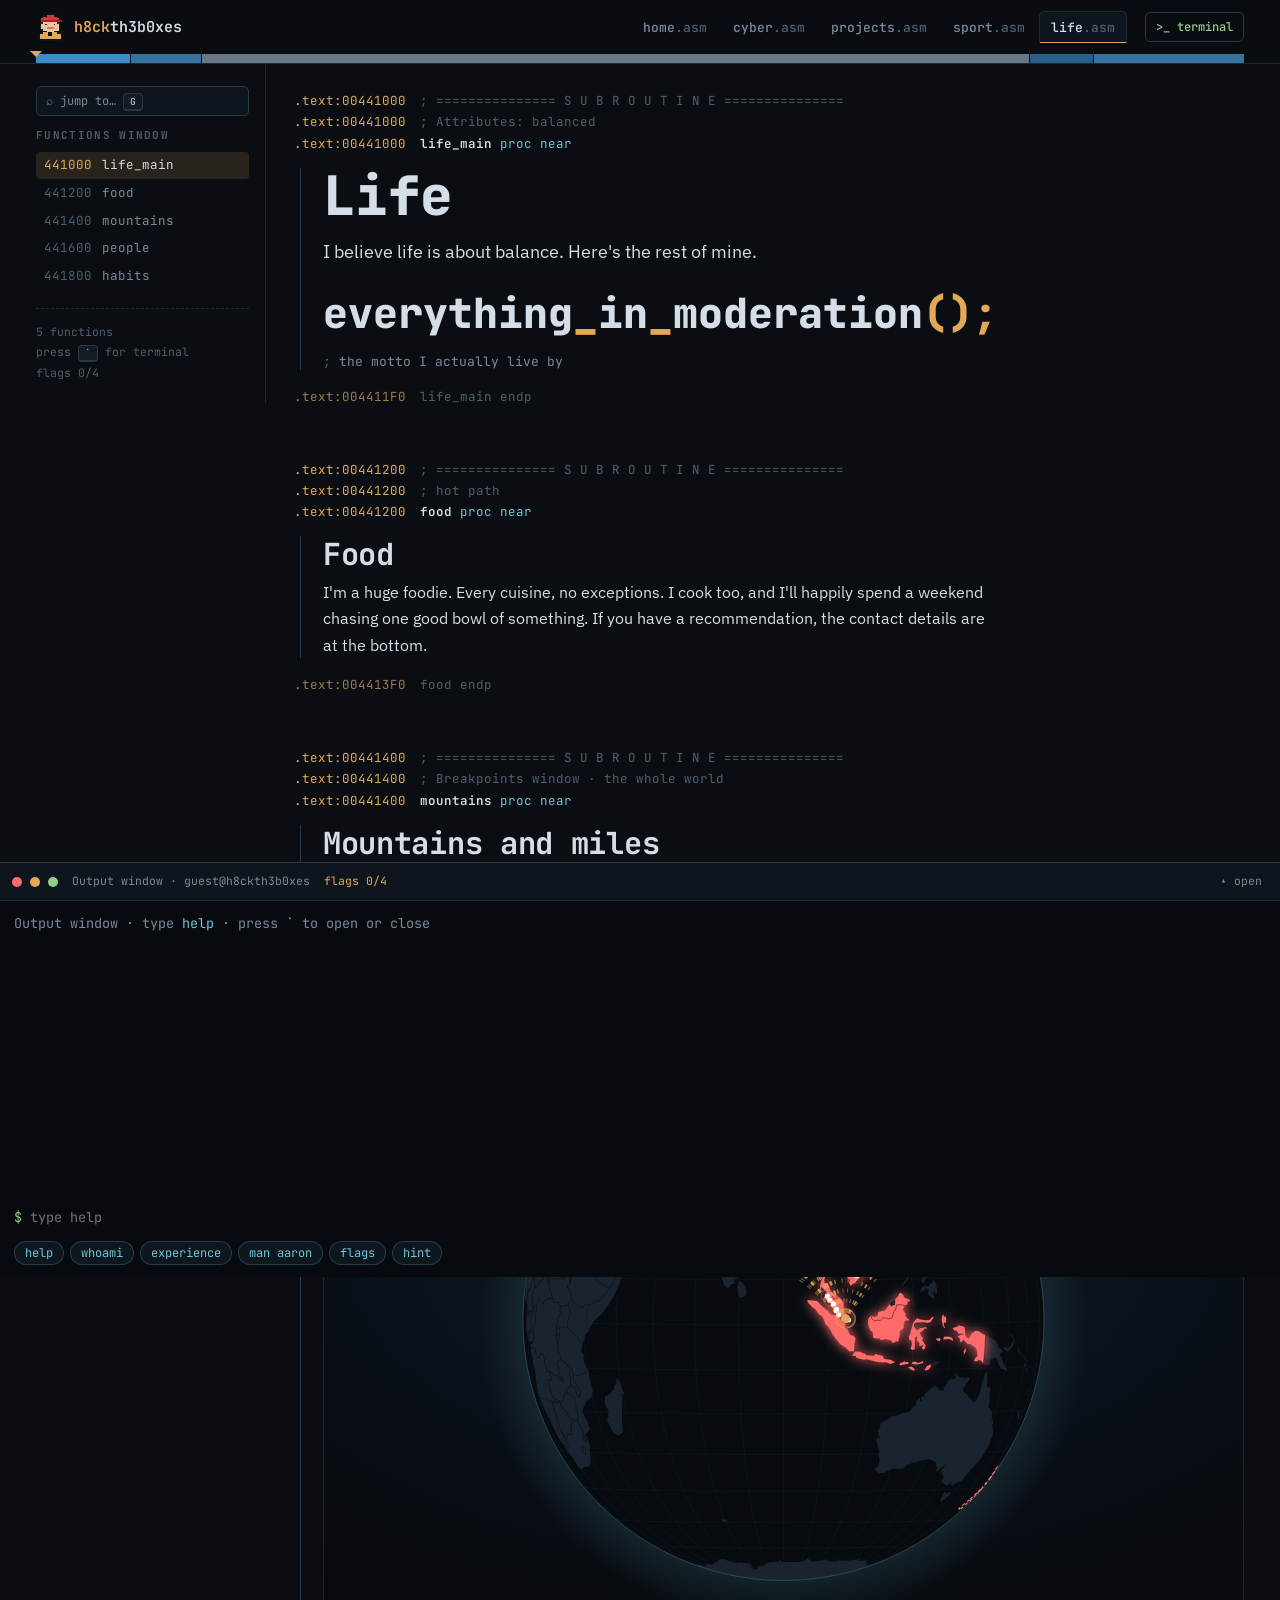
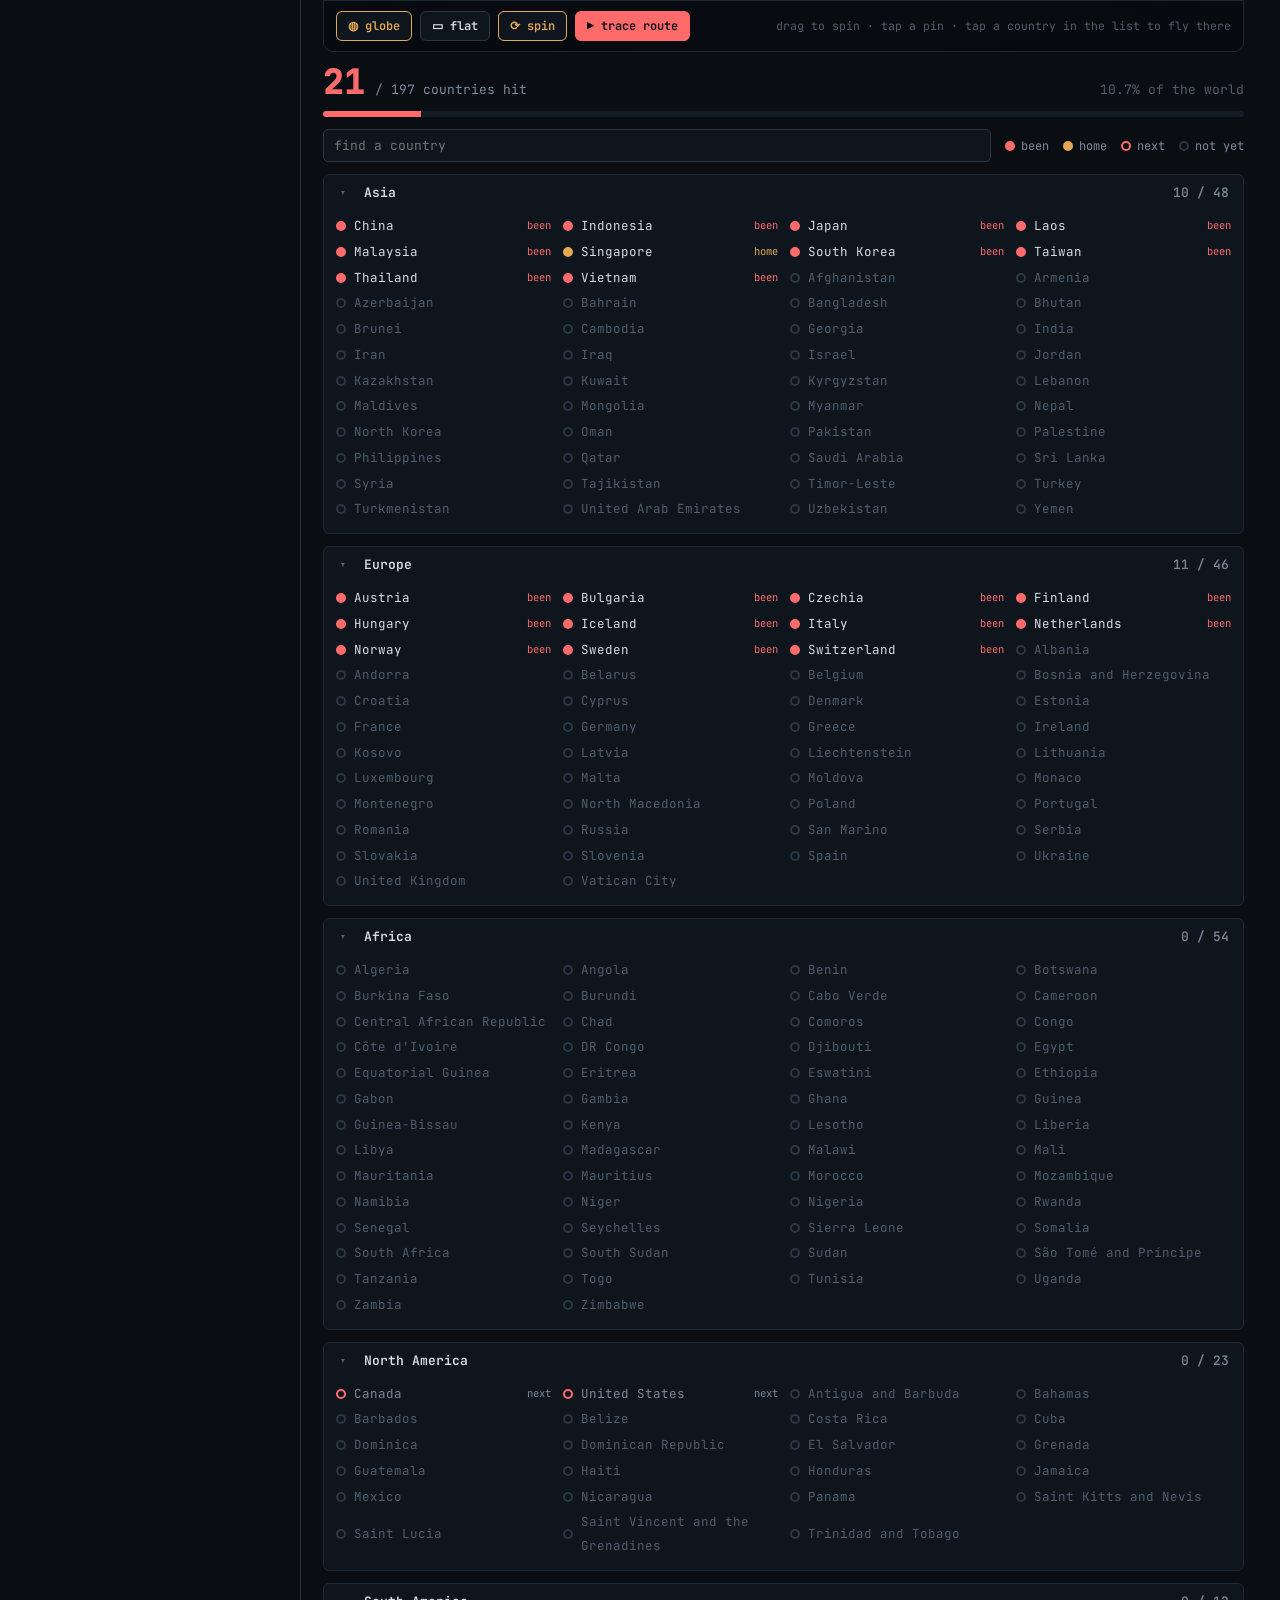
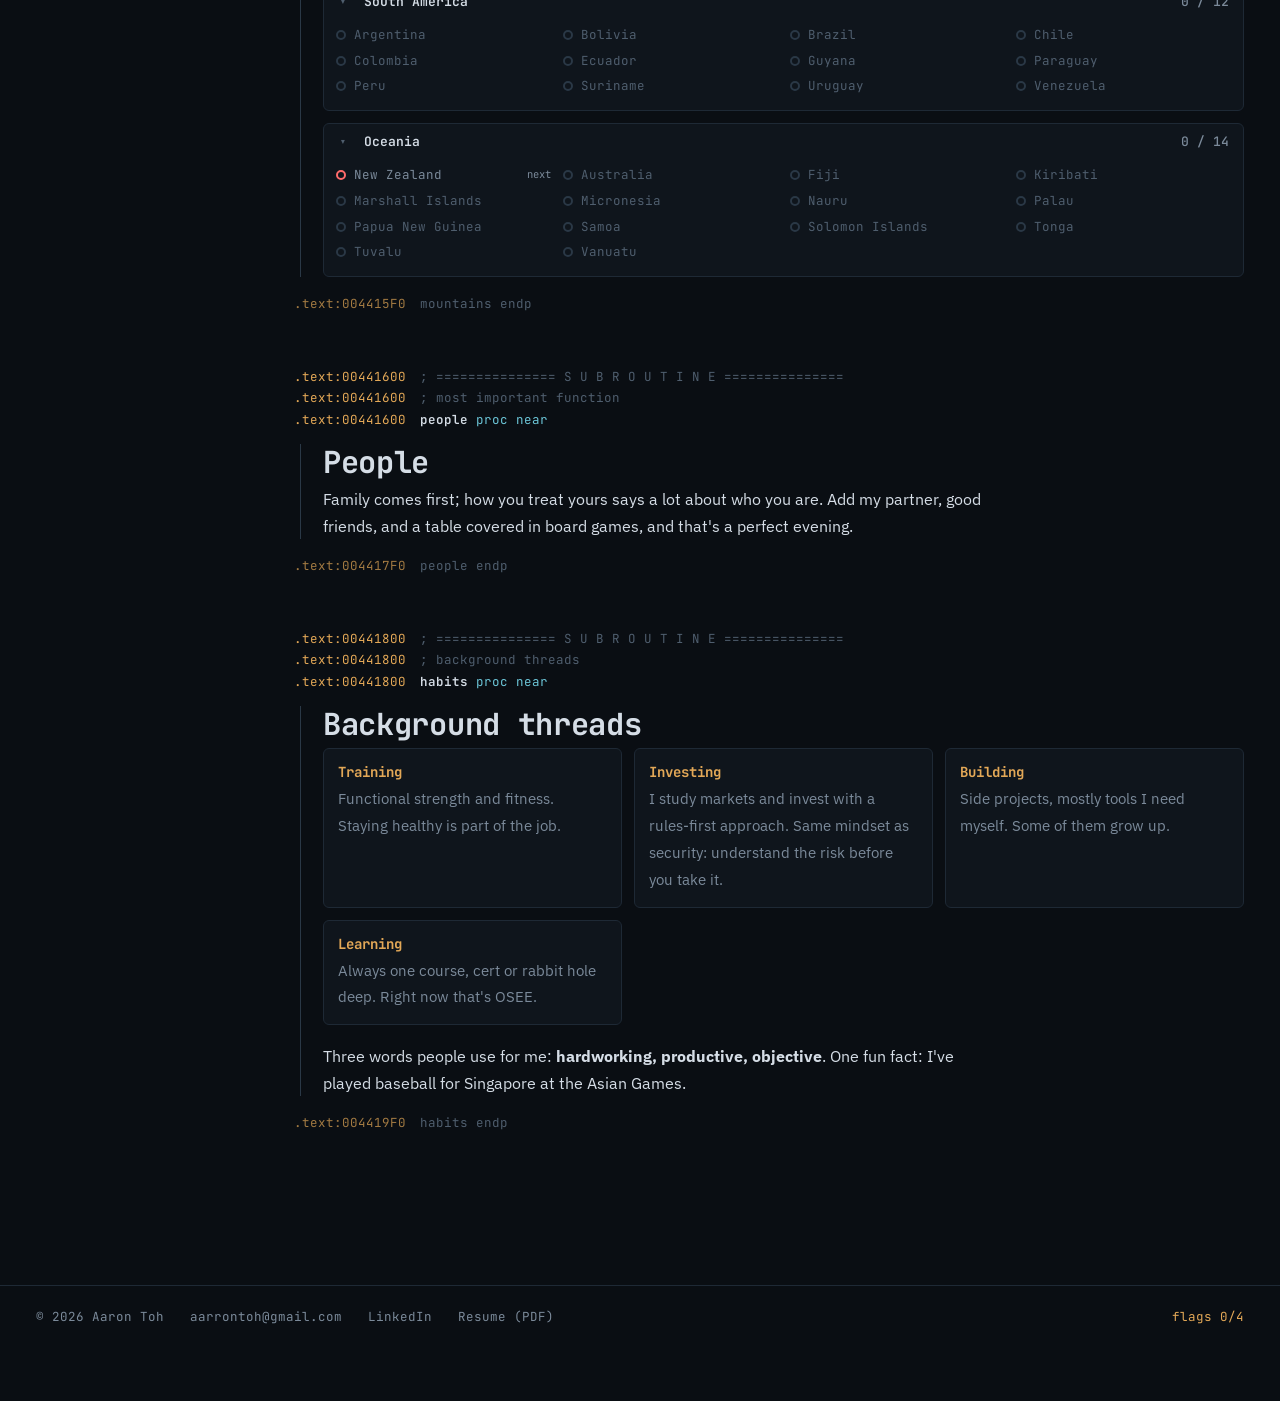
<file: life.html>
<!doctype html>
<html lang="en">
<head>
<meta charset="utf-8">
<meta name="viewport" content="width=device-width, initial-scale=1, viewport-fit=cover">
<title>Life · Aaron Toh</title>
<meta name="description" content="Food, hikes, the gym and the people: Aaron Toh off the keyboard.">
<meta name="theme-color" content="#0a0e13">
<meta property="og:title" content="Life · Aaron Toh">
<meta property="og:description" content="Food, hikes, the gym and the people: Aaron Toh off the keyboard.">
<meta property="og:type" content="website">
<link rel="icon" href="data:image/svg+xml,%3Csvg%20viewBox%3D%220%200%2016%2016%22%20xmlns%3D%22http%3A//www.w3.org/2000/svg%22%20shape-rendering%3D%22crispEdges%22%3E%3Crect%20x%3D%226%22%20y%3D%220%22%20width%3D%221%22%20height%3D%221%22%20fill%3D%22%230d141c%22/%3E%3Crect%20x%3D%227%22%20y%3D%220%22%20width%3D%221%22%20height%3D%221%22%20fill%3D%22%230d141c%22/%3E%3Crect%20x%3D%228%22%20y%3D%220%22%20width%3D%221%22%20height%3D%221%22%20fill%3D%22%230d141c%22/%3E%3Crect%20x%3D%229%22%20y%3D%220%22%20width%3D%221%22%20height%3D%221%22%20fill%3D%22%230d141c%22/%3E%3Crect%20x%3D%224%22%20y%3D%221%22%20width%3D%221%22%20height%3D%221%22%20fill%3D%22%230d141c%22/%3E%3Crect%20x%3D%225%22%20y%3D%221%22%20width%3D%221%22%20height%3D%221%22%20fill%3D%22%230d141c%22/%3E%3Crect%20x%3D%226%22%20y%3D%221%22%20width%3D%221%22%20height%3D%221%22%20fill%3D%22%23d0383a%22/%3E%3Crect%20x%3D%227%22%20y%3D%221%22%20width%3D%221%22%20height%3D%221%22%20fill%3D%22%23d0383a%22/%3E%3Crect%20x%3D%228%22%20y%3D%221%22%20width%3D%221%22%20height%3D%221%22%20fill%3D%22%23d0383a%22/%3E%3Crect%20x%3D%229%22%20y%3D%221%22%20width%3D%221%22%20height%3D%221%22%20fill%3D%22%23d0383a%22/%3E%3Crect%20x%3D%2210%22%20y%3D%221%22%20width%3D%221%22%20height%3D%221%22%20fill%3D%22%230d141c%22/%3E%3Crect%20x%3D%2211%22%20y%3D%221%22%20width%3D%221%22%20height%3D%221%22%20fill%3D%22%230d141c%22/%3E%3Crect%20x%3D%223%22%20y%3D%222%22%20width%3D%221%22%20height%3D%221%22%20fill%3D%22%230d141c%22/%3E%3Crect%20x%3D%224%22%20y%3D%222%22%20width%3D%221%22%20height%3D%221%22%20fill%3D%22%23d0383a%22/%3E%3Crect%20x%3D%225%22%20y%3D%222%22%20width%3D%221%22%20height%3D%221%22%20fill%3D%22%23d0383a%22/%3E%3Crect%20x%3D%226%22%20y%3D%222%22%20width%3D%221%22%20height%3D%221%22%20fill%3D%22%23d0383a%22/%3E%3Crect%20x%3D%227%22%20y%3D%222%22%20width%3D%221%22%20height%3D%221%22%20fill%3D%22%23d0383a%22/%3E%3Crect%20x%3D%228%22%20y%3D%222%22%20width%3D%221%22%20height%3D%221%22%20fill%3D%22%23d0383a%22/%3E%3Crect%20x%3D%229%22%20y%3D%222%22%20width%3D%221%22%20height%3D%221%22%20fill%3D%22%23d0383a%22/%3E%3Crect%20x%3D%2210%22%20y%3D%222%22%20width%3D%221%22%20height%3D%221%22%20fill%3D%22%23d0383a%22/%3E%3Crect%20x%3D%2211%22%20y%3D%222%22%20width%3D%221%22%20height%3D%221%22%20fill%3D%22%23d0383a%22/%3E%3Crect%20x%3D%2212%22%20y%3D%222%22%20width%3D%221%22%20height%3D%221%22%20fill%3D%22%230d141c%22/%3E%3Crect%20x%3D%222%22%20y%3D%223%22%20width%3D%221%22%20height%3D%221%22%20fill%3D%22%230d141c%22/%3E%3Crect%20x%3D%223%22%20y%3D%223%22%20width%3D%221%22%20height%3D%221%22%20fill%3D%22%23d0383a%22/%3E%3Crect%20x%3D%224%22%20y%3D%223%22%20width%3D%221%22%20height%3D%221%22%20fill%3D%22%23d0383a%22/%3E%3Crect%20x%3D%225%22%20y%3D%223%22%20width%3D%221%22%20height%3D%221%22%20fill%3D%22%23d0383a%22/%3E%3Crect%20x%3D%226%22%20y%3D%223%22%20width%3D%221%22%20height%3D%221%22%20fill%3D%22%23d0383a%22/%3E%3Crect%20x%3D%227%22%20y%3D%223%22%20width%3D%221%22%20height%3D%221%22%20fill%3D%22%23d0383a%22/%3E%3Crect%20x%3D%228%22%20y%3D%223%22%20width%3D%221%22%20height%3D%221%22%20fill%3D%22%23d0383a%22/%3E%3Crect%20x%3D%229%22%20y%3D%223%22%20width%3D%221%22%20height%3D%221%22%20fill%3D%22%23d0383a%22/%3E%3Crect%20x%3D%2210%22%20y%3D%223%22%20width%3D%221%22%20height%3D%221%22%20fill%3D%22%23d0383a%22/%3E%3Crect%20x%3D%2211%22%20y%3D%223%22%20width%3D%221%22%20height%3D%221%22%20fill%3D%22%23d0383a%22/%3E%3Crect%20x%3D%2212%22%20y%3D%223%22%20width%3D%221%22%20height%3D%221%22%20fill%3D%22%23d0383a%22/%3E%3Crect%20x%3D%2213%22%20y%3D%223%22%20width%3D%221%22%20height%3D%221%22%20fill%3D%22%230d141c%22/%3E%3Crect%20x%3D%222%22%20y%3D%224%22%20width%3D%221%22%20height%3D%221%22%20fill%3D%22%230d141c%22/%3E%3Crect%20x%3D%223%22%20y%3D%224%22%20width%3D%221%22%20height%3D%221%22%20fill%3D%22%239e2629%22/%3E%3Crect%20x%3D%224%22%20y%3D%224%22%20width%3D%221%22%20height%3D%221%22%20fill%3D%22%239e2629%22/%3E%3Crect%20x%3D%225%22%20y%3D%224%22%20width%3D%221%22%20height%3D%221%22%20fill%3D%22%239e2629%22/%3E%3Crect%20x%3D%226%22%20y%3D%224%22%20width%3D%221%22%20height%3D%221%22%20fill%3D%22%239e2629%22/%3E%3Crect%20x%3D%227%22%20y%3D%224%22%20width%3D%221%22%20height%3D%221%22%20fill%3D%22%239e2629%22/%3E%3Crect%20x%3D%228%22%20y%3D%224%22%20width%3D%221%22%20height%3D%221%22%20fill%3D%22%239e2629%22/%3E%3Crect%20x%3D%229%22%20y%3D%224%22%20width%3D%221%22%20height%3D%221%22%20fill%3D%22%239e2629%22/%3E%3Crect%20x%3D%2210%22%20y%3D%224%22%20width%3D%221%22%20height%3D%221%22%20fill%3D%22%239e2629%22/%3E%3Crect%20x%3D%2211%22%20y%3D%224%22%20width%3D%221%22%20height%3D%221%22%20fill%3D%22%239e2629%22/%3E%3Crect%20x%3D%2212%22%20y%3D%224%22%20width%3D%221%22%20height%3D%221%22%20fill%3D%22%239e2629%22/%3E%3Crect%20x%3D%2213%22%20y%3D%224%22%20width%3D%221%22%20height%3D%221%22%20fill%3D%22%239e2629%22/%3E%3Crect%20x%3D%2214%22%20y%3D%224%22%20width%3D%221%22%20height%3D%221%22%20fill%3D%22%239e2629%22/%3E%3Crect%20x%3D%2215%22%20y%3D%224%22%20width%3D%221%22%20height%3D%221%22%20fill%3D%22%230d141c%22/%3E%3Crect%20x%3D%222%22%20y%3D%225%22%20width%3D%221%22%20height%3D%221%22%20fill%3D%22%230d141c%22/%3E%3Crect%20x%3D%223%22%20y%3D%225%22%20width%3D%221%22%20height%3D%221%22%20fill%3D%22%232a2a2e%22/%3E%3Crect%20x%3D%224%22%20y%3D%225%22%20width%3D%221%22%20height%3D%221%22%20fill%3D%22%23f0c39a%22/%3E%3Crect%20x%3D%225%22%20y%3D%225%22%20width%3D%221%22%20height%3D%221%22%20fill%3D%22%23f0c39a%22/%3E%3Crect%20x%3D%226%22%20y%3D%225%22%20width%3D%221%22%20height%3D%221%22%20fill%3D%22%23f0c39a%22/%3E%3Crect%20x%3D%227%22%20y%3D%225%22%20width%3D%221%22%20height%3D%221%22%20fill%3D%22%23f0c39a%22/%3E%3Crect%20x%3D%228%22%20y%3D%225%22%20width%3D%221%22%20height%3D%221%22%20fill%3D%22%23f0c39a%22/%3E%3Crect%20x%3D%229%22%20y%3D%225%22%20width%3D%221%22%20height%3D%221%22%20fill%3D%22%23f0c39a%22/%3E%3Crect%20x%3D%2210%22%20y%3D%225%22%20width%3D%221%22%20height%3D%221%22%20fill%3D%22%23f0c39a%22/%3E%3Crect%20x%3D%2211%22%20y%3D%225%22%20width%3D%221%22%20height%3D%221%22%20fill%3D%22%23f0c39a%22/%3E%3Crect%20x%3D%2212%22%20y%3D%225%22%20width%3D%221%22%20height%3D%221%22%20fill%3D%22%232a2a2e%22/%3E%3Crect%20x%3D%2213%22%20y%3D%225%22%20width%3D%221%22%20height%3D%221%22%20fill%3D%22%230d141c%22/%3E%3Crect%20x%3D%222%22%20y%3D%226%22%20width%3D%221%22%20height%3D%221%22%20fill%3D%22%230d141c%22/%3E%3Crect%20x%3D%223%22%20y%3D%226%22%20width%3D%221%22%20height%3D%221%22%20fill%3D%22%23f0c39a%22/%3E%3Crect%20x%3D%224%22%20y%3D%226%22%20width%3D%221%22%20height%3D%221%22%20fill%3D%22%23f0c39a%22/%3E%3Crect%20x%3D%225%22%20y%3D%226%22%20width%3D%221%22%20height%3D%221%22%20fill%3D%22%2311161c%22/%3E%3Crect%20x%3D%226%22%20y%3D%226%22%20width%3D%221%22%20height%3D%221%22%20fill%3D%22%23f0c39a%22/%3E%3Crect%20x%3D%227%22%20y%3D%226%22%20width%3D%221%22%20height%3D%221%22%20fill%3D%22%23f0c39a%22/%3E%3Crect%20x%3D%228%22%20y%3D%226%22%20width%3D%221%22%20height%3D%221%22%20fill%3D%22%23f0c39a%22/%3E%3Crect%20x%3D%229%22%20y%3D%226%22%20width%3D%221%22%20height%3D%221%22%20fill%3D%22%23f0c39a%22/%3E%3Crect%20x%3D%2210%22%20y%3D%226%22%20width%3D%221%22%20height%3D%221%22%20fill%3D%22%2311161c%22/%3E%3Crect%20x%3D%2211%22%20y%3D%226%22%20width%3D%221%22%20height%3D%221%22%20fill%3D%22%23f0c39a%22/%3E%3Crect%20x%3D%2212%22%20y%3D%226%22%20width%3D%221%22%20height%3D%221%22%20fill%3D%22%23f0c39a%22/%3E%3Crect%20x%3D%2213%22%20y%3D%226%22%20width%3D%221%22%20height%3D%221%22%20fill%3D%22%230d141c%22/%3E%3Crect%20x%3D%222%22%20y%3D%227%22%20width%3D%221%22%20height%3D%221%22%20fill%3D%22%230d141c%22/%3E%3Crect%20x%3D%223%22%20y%3D%227%22%20width%3D%221%22%20height%3D%221%22%20fill%3D%22%23f0c39a%22/%3E%3Crect%20x%3D%224%22%20y%3D%227%22%20width%3D%221%22%20height%3D%221%22%20fill%3D%22%23f0c39a%22/%3E%3Crect%20x%3D%225%22%20y%3D%227%22%20width%3D%221%22%20height%3D%221%22%20fill%3D%22%23f0c39a%22/%3E%3Crect%20x%3D%226%22%20y%3D%227%22%20width%3D%221%22%20height%3D%221%22%20fill%3D%22%23f0c39a%22/%3E%3Crect%20x%3D%227%22%20y%3D%227%22%20width%3D%221%22%20height%3D%221%22%20fill%3D%22%23f0c39a%22/%3E%3Crect%20x%3D%228%22%20y%3D%227%22%20width%3D%221%22%20height%3D%221%22%20fill%3D%22%23f0c39a%22/%3E%3Crect%20x%3D%229%22%20y%3D%227%22%20width%3D%221%22%20height%3D%221%22%20fill%3D%22%23f0c39a%22/%3E%3Crect%20x%3D%2210%22%20y%3D%227%22%20width%3D%221%22%20height%3D%221%22%20fill%3D%22%23f0c39a%22/%3E%3Crect%20x%3D%2211%22%20y%3D%227%22%20width%3D%221%22%20height%3D%221%22%20fill%3D%22%23f0c39a%22/%3E%3Crect%20x%3D%2212%22%20y%3D%227%22%20width%3D%221%22%20height%3D%221%22%20fill%3D%22%23f0c39a%22/%3E%3Crect%20x%3D%2213%22%20y%3D%227%22%20width%3D%221%22%20height%3D%221%22%20fill%3D%22%230d141c%22/%3E%3Crect%20x%3D%222%22%20y%3D%228%22%20width%3D%221%22%20height%3D%221%22%20fill%3D%22%230d141c%22/%3E%3Crect%20x%3D%223%22%20y%3D%228%22%20width%3D%221%22%20height%3D%221%22%20fill%3D%22%23f0c39a%22/%3E%3Crect%20x%3D%224%22%20y%3D%228%22%20width%3D%221%22%20height%3D%221%22%20fill%3D%22%23f0c39a%22/%3E%3Crect%20x%3D%225%22%20y%3D%228%22%20width%3D%221%22%20height%3D%221%22%20fill%3D%22%23f0c39a%22/%3E%3Crect%20x%3D%226%22%20y%3D%228%22%20width%3D%221%22%20height%3D%221%22%20fill%3D%22%23c47e62%22/%3E%3Crect%20x%3D%227%22%20y%3D%228%22%20width%3D%221%22%20height%3D%221%22%20fill%3D%22%23c47e62%22/%3E%3Crect%20x%3D%228%22%20y%3D%228%22%20width%3D%221%22%20height%3D%221%22%20fill%3D%22%23c47e62%22/%3E%3Crect%20x%3D%229%22%20y%3D%228%22%20width%3D%221%22%20height%3D%221%22%20fill%3D%22%23c47e62%22/%3E%3Crect%20x%3D%2210%22%20y%3D%228%22%20width%3D%221%22%20height%3D%221%22%20fill%3D%22%23f0c39a%22/%3E%3Crect%20x%3D%2211%22%20y%3D%228%22%20width%3D%221%22%20height%3D%221%22%20fill%3D%22%23f0c39a%22/%3E%3Crect%20x%3D%2212%22%20y%3D%228%22%20width%3D%221%22%20height%3D%221%22%20fill%3D%22%23f0c39a%22/%3E%3Crect%20x%3D%2213%22%20y%3D%228%22%20width%3D%221%22%20height%3D%221%22%20fill%3D%22%230d141c%22/%3E%3Crect%20x%3D%223%22%20y%3D%229%22%20width%3D%221%22%20height%3D%221%22%20fill%3D%22%230d141c%22/%3E%3Crect%20x%3D%224%22%20y%3D%229%22%20width%3D%221%22%20height%3D%221%22%20fill%3D%22%23f0c39a%22/%3E%3Crect%20x%3D%225%22%20y%3D%229%22%20width%3D%221%22%20height%3D%221%22%20fill%3D%22%23f0c39a%22/%3E%3Crect%20x%3D%226%22%20y%3D%229%22%20width%3D%221%22%20height%3D%221%22%20fill%3D%22%23f0c39a%22/%3E%3Crect%20x%3D%227%22%20y%3D%229%22%20width%3D%221%22%20height%3D%221%22%20fill%3D%22%23f0c39a%22/%3E%3Crect%20x%3D%228%22%20y%3D%229%22%20width%3D%221%22%20height%3D%221%22%20fill%3D%22%23f0c39a%22/%3E%3Crect%20x%3D%229%22%20y%3D%229%22%20width%3D%221%22%20height%3D%221%22%20fill%3D%22%23f0c39a%22/%3E%3Crect%20x%3D%2210%22%20y%3D%229%22%20width%3D%221%22%20height%3D%221%22%20fill%3D%22%23f0c39a%22/%3E%3Crect%20x%3D%2211%22%20y%3D%229%22%20width%3D%221%22%20height%3D%221%22%20fill%3D%22%23f0c39a%22/%3E%3Crect%20x%3D%2212%22%20y%3D%229%22%20width%3D%221%22%20height%3D%221%22%20fill%3D%22%23f0c39a%22/%3E%3Crect%20x%3D%2213%22%20y%3D%229%22%20width%3D%221%22%20height%3D%221%22%20fill%3D%22%230d141c%22/%3E%3Crect%20x%3D%224%22%20y%3D%2210%22%20width%3D%221%22%20height%3D%221%22%20fill%3D%22%230d141c%22/%3E%3Crect%20x%3D%225%22%20y%3D%2210%22%20width%3D%221%22%20height%3D%221%22%20fill%3D%22%230d141c%22/%3E%3Crect%20x%3D%226%22%20y%3D%2210%22%20width%3D%221%22%20height%3D%221%22%20fill%3D%22%23f0c39a%22/%3E%3Crect%20x%3D%227%22%20y%3D%2210%22%20width%3D%221%22%20height%3D%221%22%20fill%3D%22%23f0c39a%22/%3E%3Crect%20x%3D%228%22%20y%3D%2210%22%20width%3D%221%22%20height%3D%221%22%20fill%3D%22%23f0c39a%22/%3E%3Crect%20x%3D%229%22%20y%3D%2210%22%20width%3D%221%22%20height%3D%221%22%20fill%3D%22%23f0c39a%22/%3E%3Crect%20x%3D%2210%22%20y%3D%2210%22%20width%3D%221%22%20height%3D%221%22%20fill%3D%22%230d141c%22/%3E%3Crect%20x%3D%2211%22%20y%3D%2210%22%20width%3D%221%22%20height%3D%221%22%20fill%3D%22%230d141c%22/%3E%3Crect%20x%3D%222%22%20y%3D%2211%22%20width%3D%221%22%20height%3D%221%22%20fill%3D%22%230d141c%22/%3E%3Crect%20x%3D%223%22%20y%3D%2211%22%20width%3D%221%22%20height%3D%221%22%20fill%3D%22%230d141c%22/%3E%3Crect%20x%3D%224%22%20y%3D%2211%22%20width%3D%221%22%20height%3D%221%22%20fill%3D%22%23e3a857%22/%3E%3Crect%20x%3D%225%22%20y%3D%2211%22%20width%3D%221%22%20height%3D%221%22%20fill%3D%22%23e3a857%22/%3E%3Crect%20x%3D%226%22%20y%3D%2211%22%20width%3D%221%22%20height%3D%221%22%20fill%3D%22%23e3a857%22/%3E%3Crect%20x%3D%227%22%20y%3D%2211%22%20width%3D%221%22%20height%3D%221%22%20fill%3D%22%230d141c%22/%3E%3Crect%20x%3D%228%22%20y%3D%2211%22%20width%3D%221%22%20height%3D%221%22%20fill%3D%22%230d141c%22/%3E%3Crect%20x%3D%229%22%20y%3D%2211%22%20width%3D%221%22%20height%3D%221%22%20fill%3D%22%23e3a857%22/%3E%3Crect%20x%3D%2210%22%20y%3D%2211%22%20width%3D%221%22%20height%3D%221%22%20fill%3D%22%23e3a857%22/%3E%3Crect%20x%3D%2211%22%20y%3D%2211%22%20width%3D%221%22%20height%3D%221%22%20fill%3D%22%23e3a857%22/%3E%3Crect%20x%3D%2212%22%20y%3D%2211%22%20width%3D%221%22%20height%3D%221%22%20fill%3D%22%230d141c%22/%3E%3Crect%20x%3D%2213%22%20y%3D%2211%22%20width%3D%221%22%20height%3D%221%22%20fill%3D%22%230d141c%22/%3E%3Crect%20x%3D%221%22%20y%3D%2212%22%20width%3D%221%22%20height%3D%221%22%20fill%3D%22%230d141c%22/%3E%3Crect%20x%3D%222%22%20y%3D%2212%22%20width%3D%221%22%20height%3D%221%22%20fill%3D%22%23e3a857%22/%3E%3Crect%20x%3D%223%22%20y%3D%2212%22%20width%3D%221%22%20height%3D%221%22%20fill%3D%22%23e3a857%22/%3E%3Crect%20x%3D%224%22%20y%3D%2212%22%20width%3D%221%22%20height%3D%221%22%20fill%3D%22%23e3a857%22/%3E%3Crect%20x%3D%225%22%20y%3D%2212%22%20width%3D%221%22%20height%3D%221%22%20fill%3D%22%23e3a857%22/%3E%3Crect%20x%3D%226%22%20y%3D%2212%22%20width%3D%221%22%20height%3D%221%22%20fill%3D%22%23e3a857%22/%3E%3Crect%20x%3D%227%22%20y%3D%2212%22%20width%3D%221%22%20height%3D%221%22%20fill%3D%22%230d141c%22/%3E%3Crect%20x%3D%228%22%20y%3D%2212%22%20width%3D%221%22%20height%3D%221%22%20fill%3D%22%230d141c%22/%3E%3Crect%20x%3D%229%22%20y%3D%2212%22%20width%3D%221%22%20height%3D%221%22%20fill%3D%22%23e3a857%22/%3E%3Crect%20x%3D%2210%22%20y%3D%2212%22%20width%3D%221%22%20height%3D%221%22%20fill%3D%22%23e3a857%22/%3E%3Crect%20x%3D%2211%22%20y%3D%2212%22%20width%3D%221%22%20height%3D%221%22%20fill%3D%22%23e3a857%22/%3E%3Crect%20x%3D%2212%22%20y%3D%2212%22%20width%3D%221%22%20height%3D%221%22%20fill%3D%22%23e3a857%22/%3E%3Crect%20x%3D%2213%22%20y%3D%2212%22%20width%3D%221%22%20height%3D%221%22%20fill%3D%22%23e3a857%22/%3E%3Crect%20x%3D%2214%22%20y%3D%2212%22%20width%3D%221%22%20height%3D%221%22%20fill%3D%22%230d141c%22/%3E%3Crect%20x%3D%221%22%20y%3D%2213%22%20width%3D%221%22%20height%3D%221%22%20fill%3D%22%230d141c%22/%3E%3Crect%20x%3D%222%22%20y%3D%2213%22%20width%3D%221%22%20height%3D%221%22%20fill%3D%22%23e3a857%22/%3E%3Crect%20x%3D%223%22%20y%3D%2213%22%20width%3D%221%22%20height%3D%221%22%20fill%3D%22%23e3a857%22/%3E%3Crect%20x%3D%224%22%20y%3D%2213%22%20width%3D%221%22%20height%3D%221%22%20fill%3D%22%23e3a857%22/%3E%3Crect%20x%3D%225%22%20y%3D%2213%22%20width%3D%221%22%20height%3D%221%22%20fill%3D%22%23e3a857%22/%3E%3Crect%20x%3D%226%22%20y%3D%2213%22%20width%3D%221%22%20height%3D%221%22%20fill%3D%22%23e3a857%22/%3E%3Crect%20x%3D%227%22%20y%3D%2213%22%20width%3D%221%22%20height%3D%221%22%20fill%3D%22%23e3a857%22/%3E%3Crect%20x%3D%228%22%20y%3D%2213%22%20width%3D%221%22%20height%3D%221%22%20fill%3D%22%23e3a857%22/%3E%3Crect%20x%3D%229%22%20y%3D%2213%22%20width%3D%221%22%20height%3D%221%22%20fill%3D%22%23e3a857%22/%3E%3Crect%20x%3D%2210%22%20y%3D%2213%22%20width%3D%221%22%20height%3D%221%22%20fill%3D%22%23e3a857%22/%3E%3Crect%20x%3D%2211%22%20y%3D%2213%22%20width%3D%221%22%20height%3D%221%22%20fill%3D%22%23e3a857%22/%3E%3Crect%20x%3D%2212%22%20y%3D%2213%22%20width%3D%221%22%20height%3D%221%22%20fill%3D%22%23e3a857%22/%3E%3Crect%20x%3D%2213%22%20y%3D%2213%22%20width%3D%221%22%20height%3D%221%22%20fill%3D%22%23e3a857%22/%3E%3Crect%20x%3D%2214%22%20y%3D%2213%22%20width%3D%221%22%20height%3D%221%22%20fill%3D%22%230d141c%22/%3E%3Crect%20x%3D%221%22%20y%3D%2214%22%20width%3D%221%22%20height%3D%221%22%20fill%3D%22%230d141c%22/%3E%3Crect%20x%3D%222%22%20y%3D%2214%22%20width%3D%221%22%20height%3D%221%22%20fill%3D%22%23e3a857%22/%3E%3Crect%20x%3D%223%22%20y%3D%2214%22%20width%3D%221%22%20height%3D%221%22%20fill%3D%22%23e3a857%22/%3E%3Crect%20x%3D%224%22%20y%3D%2214%22%20width%3D%221%22%20height%3D%221%22%20fill%3D%22%23e3a857%22/%3E%3Crect%20x%3D%225%22%20y%3D%2214%22%20width%3D%221%22%20height%3D%221%22%20fill%3D%22%23e3a857%22/%3E%3Crect%20x%3D%226%22%20y%3D%2214%22%20width%3D%221%22%20height%3D%221%22%20fill%3D%22%23e3a857%22/%3E%3Crect%20x%3D%227%22%20y%3D%2214%22%20width%3D%221%22%20height%3D%221%22%20fill%3D%22%23e3a857%22/%3E%3Crect%20x%3D%228%22%20y%3D%2214%22%20width%3D%221%22%20height%3D%221%22%20fill%3D%22%23e3a857%22/%3E%3Crect%20x%3D%229%22%20y%3D%2214%22%20width%3D%221%22%20height%3D%221%22%20fill%3D%22%23e3a857%22/%3E%3Crect%20x%3D%2210%22%20y%3D%2214%22%20width%3D%221%22%20height%3D%221%22%20fill%3D%22%23e3a857%22/%3E%3Crect%20x%3D%2211%22%20y%3D%2214%22%20width%3D%221%22%20height%3D%221%22%20fill%3D%22%23e3a857%22/%3E%3Crect%20x%3D%2212%22%20y%3D%2214%22%20width%3D%221%22%20height%3D%221%22%20fill%3D%22%23e3a857%22/%3E%3Crect%20x%3D%2213%22%20y%3D%2214%22%20width%3D%221%22%20height%3D%221%22%20fill%3D%22%23e3a857%22/%3E%3Crect%20x%3D%2214%22%20y%3D%2214%22%20width%3D%221%22%20height%3D%221%22%20fill%3D%22%230d141c%22/%3E%3Crect%20x%3D%221%22%20y%3D%2215%22%20width%3D%221%22%20height%3D%221%22%20fill%3D%22%230d141c%22/%3E%3Crect%20x%3D%222%22%20y%3D%2215%22%20width%3D%221%22%20height%3D%221%22%20fill%3D%22%230d141c%22/%3E%3Crect%20x%3D%223%22%20y%3D%2215%22%20width%3D%221%22%20height%3D%221%22%20fill%3D%22%230d141c%22/%3E%3Crect%20x%3D%224%22%20y%3D%2215%22%20width%3D%221%22%20height%3D%221%22%20fill%3D%22%230d141c%22/%3E%3Crect%20x%3D%225%22%20y%3D%2215%22%20width%3D%221%22%20height%3D%221%22%20fill%3D%22%230d141c%22/%3E%3Crect%20x%3D%226%22%20y%3D%2215%22%20width%3D%221%22%20height%3D%221%22%20fill%3D%22%230d141c%22/%3E%3Crect%20x%3D%227%22%20y%3D%2215%22%20width%3D%221%22%20height%3D%221%22%20fill%3D%22%230d141c%22/%3E%3Crect%20x%3D%228%22%20y%3D%2215%22%20width%3D%221%22%20height%3D%221%22%20fill%3D%22%230d141c%22/%3E%3Crect%20x%3D%229%22%20y%3D%2215%22%20width%3D%221%22%20height%3D%221%22%20fill%3D%22%230d141c%22/%3E%3Crect%20x%3D%2210%22%20y%3D%2215%22%20width%3D%221%22%20height%3D%221%22%20fill%3D%22%230d141c%22/%3E%3Crect%20x%3D%2211%22%20y%3D%2215%22%20width%3D%221%22%20height%3D%221%22%20fill%3D%22%230d141c%22/%3E%3Crect%20x%3D%2212%22%20y%3D%2215%22%20width%3D%221%22%20height%3D%221%22%20fill%3D%22%230d141c%22/%3E%3Crect%20x%3D%2213%22%20y%3D%2215%22%20width%3D%221%22%20height%3D%221%22%20fill%3D%22%230d141c%22/%3E%3Crect%20x%3D%2214%22%20y%3D%2215%22%20width%3D%221%22%20height%3D%221%22%20fill%3D%22%230d141c%22/%3E%3C/svg%3E">
<meta property="og:image" content="https://aarrontoh.github.io/assets/og.png">
<meta property="og:url" content="https://aarrontoh.github.io/life.html">
<meta name="twitter:card" content="summary_large_image">
<link rel="canonical" href="https://aarrontoh.github.io/life.html">
<script type="application/ld+json">{"@context":"https://schema.org","@type":"Person","name":"Aaron Toh","alternateName":"h8ckth3b0xes","url":"https://aarrontoh.github.io/","jobTitle":"C4X Cybersecurity Officer","worksFor":{"@type":"GovernmentOrganization","name":"Digital and Intelligence Service"},"alumniOf":{"@type":"CollegeOrUniversity","name":"Nanyang Technological University"},"knowsAbout":["Red teaming","Exploit development","Adversary simulation","Penetration testing"],"sameAs":["https://www.linkedin.com/in/aaron-toh-sheng-rong-toh-823512200/"]}</script>
<link rel="preconnect" href="https://fonts.googleapis.com">
<link rel="preconnect" href="https://fonts.gstatic.com" crossorigin>
<link rel="stylesheet" href="https://fonts.googleapis.com/css2?family=IBM+Plex+Sans:wght@400;500;600&family=JetBrains+Mono:wght@400;500;600;700;800&display=swap">
<link rel="stylesheet" href="assets/css/site.css">
</head>
<body data-page="life">
<a class="skip" href="#view">Skip to content</a>
<div class="boot" aria-hidden="true"><pre><b>IDA</b> · loading <b>h8ckth3b0xes.exe</b>
  Format      : Portable Executable for Humans (PE64)
  Imagebase   : 0x00400000 · Singapore
  Analysing   : red_team <i>✔</i>  exploit_dev <i>✔</i>  baseball <i>✔</i>  food <i>✔</i>
  FLIRT       : 4 flags identified (hidden)
<i>The initial autoanalysis has been finished.</i></pre><span class="skip2">tap or press any key to skip</span></div>
<header class="top">
  <div class="in">
    <a class="brand" href="index.html" aria-label="h8ckth3b0xes home"><svg viewBox="0 0 16 16" role="img" aria-label="Pixel-art Aaron" shape-rendering="crispEdges"><rect x="6" y="0" width="1" height="1" fill="#0d141c"/><rect x="7" y="0" width="1" height="1" fill="#0d141c"/><rect x="8" y="0" width="1" height="1" fill="#0d141c"/><rect x="9" y="0" width="1" height="1" fill="#0d141c"/><rect x="4" y="1" width="1" height="1" fill="#0d141c"/><rect x="5" y="1" width="1" height="1" fill="#0d141c"/><rect x="6" y="1" width="1" height="1" fill="#d0383a"/><rect x="7" y="1" width="1" height="1" fill="#d0383a"/><rect x="8" y="1" width="1" height="1" fill="#d0383a"/><rect x="9" y="1" width="1" height="1" fill="#d0383a"/><rect x="10" y="1" width="1" height="1" fill="#0d141c"/><rect x="11" y="1" width="1" height="1" fill="#0d141c"/><rect x="3" y="2" width="1" height="1" fill="#0d141c"/><rect x="4" y="2" width="1" height="1" fill="#d0383a"/><rect x="5" y="2" width="1" height="1" fill="#d0383a"/><rect x="6" y="2" width="1" height="1" fill="#d0383a"/><rect x="7" y="2" width="1" height="1" fill="#d0383a"/><rect x="8" y="2" width="1" height="1" fill="#d0383a"/><rect x="9" y="2" width="1" height="1" fill="#d0383a"/><rect x="10" y="2" width="1" height="1" fill="#d0383a"/><rect x="11" y="2" width="1" height="1" fill="#d0383a"/><rect x="12" y="2" width="1" height="1" fill="#0d141c"/><rect x="2" y="3" width="1" height="1" fill="#0d141c"/><rect x="3" y="3" width="1" height="1" fill="#d0383a"/><rect x="4" y="3" width="1" height="1" fill="#d0383a"/><rect x="5" y="3" width="1" height="1" fill="#d0383a"/><rect x="6" y="3" width="1" height="1" fill="#d0383a"/><rect x="7" y="3" width="1" height="1" fill="#d0383a"/><rect x="8" y="3" width="1" height="1" fill="#d0383a"/><rect x="9" y="3" width="1" height="1" fill="#d0383a"/><rect x="10" y="3" width="1" height="1" fill="#d0383a"/><rect x="11" y="3" width="1" height="1" fill="#d0383a"/><rect x="12" y="3" width="1" height="1" fill="#d0383a"/><rect x="13" y="3" width="1" height="1" fill="#0d141c"/><rect x="2" y="4" width="1" height="1" fill="#0d141c"/><rect x="3" y="4" width="1" height="1" fill="#9e2629"/><rect x="4" y="4" width="1" height="1" fill="#9e2629"/><rect x="5" y="4" width="1" height="1" fill="#9e2629"/><rect x="6" y="4" width="1" height="1" fill="#9e2629"/><rect x="7" y="4" width="1" height="1" fill="#9e2629"/><rect x="8" y="4" width="1" height="1" fill="#9e2629"/><rect x="9" y="4" width="1" height="1" fill="#9e2629"/><rect x="10" y="4" width="1" height="1" fill="#9e2629"/><rect x="11" y="4" width="1" height="1" fill="#9e2629"/><rect x="12" y="4" width="1" height="1" fill="#9e2629"/><rect x="13" y="4" width="1" height="1" fill="#9e2629"/><rect x="14" y="4" width="1" height="1" fill="#9e2629"/><rect x="15" y="4" width="1" height="1" fill="#0d141c"/><rect x="2" y="5" width="1" height="1" fill="#0d141c"/><rect x="3" y="5" width="1" height="1" fill="#2a2a2e"/><rect x="4" y="5" width="1" height="1" fill="#f0c39a"/><rect x="5" y="5" width="1" height="1" fill="#f0c39a"/><rect x="6" y="5" width="1" height="1" fill="#f0c39a"/><rect x="7" y="5" width="1" height="1" fill="#f0c39a"/><rect x="8" y="5" width="1" height="1" fill="#f0c39a"/><rect x="9" y="5" width="1" height="1" fill="#f0c39a"/><rect x="10" y="5" width="1" height="1" fill="#f0c39a"/><rect x="11" y="5" width="1" height="1" fill="#f0c39a"/><rect x="12" y="5" width="1" height="1" fill="#2a2a2e"/><rect x="13" y="5" width="1" height="1" fill="#0d141c"/><rect x="2" y="6" width="1" height="1" fill="#0d141c"/><rect x="3" y="6" width="1" height="1" fill="#f0c39a"/><rect x="4" y="6" width="1" height="1" fill="#f0c39a"/><rect x="5" y="6" width="1" height="1" fill="#11161c"/><rect x="6" y="6" width="1" height="1" fill="#f0c39a"/><rect x="7" y="6" width="1" height="1" fill="#f0c39a"/><rect x="8" y="6" width="1" height="1" fill="#f0c39a"/><rect x="9" y="6" width="1" height="1" fill="#f0c39a"/><rect x="10" y="6" width="1" height="1" fill="#11161c"/><rect x="11" y="6" width="1" height="1" fill="#f0c39a"/><rect x="12" y="6" width="1" height="1" fill="#f0c39a"/><rect x="13" y="6" width="1" height="1" fill="#0d141c"/><rect x="2" y="7" width="1" height="1" fill="#0d141c"/><rect x="3" y="7" width="1" height="1" fill="#f0c39a"/><rect x="4" y="7" width="1" height="1" fill="#f0c39a"/><rect x="5" y="7" width="1" height="1" fill="#f0c39a"/><rect x="6" y="7" width="1" height="1" fill="#f0c39a"/><rect x="7" y="7" width="1" height="1" fill="#f0c39a"/><rect x="8" y="7" width="1" height="1" fill="#f0c39a"/><rect x="9" y="7" width="1" height="1" fill="#f0c39a"/><rect x="10" y="7" width="1" height="1" fill="#f0c39a"/><rect x="11" y="7" width="1" height="1" fill="#f0c39a"/><rect x="12" y="7" width="1" height="1" fill="#f0c39a"/><rect x="13" y="7" width="1" height="1" fill="#0d141c"/><rect x="2" y="8" width="1" height="1" fill="#0d141c"/><rect x="3" y="8" width="1" height="1" fill="#f0c39a"/><rect x="4" y="8" width="1" height="1" fill="#f0c39a"/><rect x="5" y="8" width="1" height="1" fill="#f0c39a"/><rect x="6" y="8" width="1" height="1" fill="#c47e62"/><rect x="7" y="8" width="1" height="1" fill="#c47e62"/><rect x="8" y="8" width="1" height="1" fill="#c47e62"/><rect x="9" y="8" width="1" height="1" fill="#c47e62"/><rect x="10" y="8" width="1" height="1" fill="#f0c39a"/><rect x="11" y="8" width="1" height="1" fill="#f0c39a"/><rect x="12" y="8" width="1" height="1" fill="#f0c39a"/><rect x="13" y="8" width="1" height="1" fill="#0d141c"/><rect x="3" y="9" width="1" height="1" fill="#0d141c"/><rect x="4" y="9" width="1" height="1" fill="#f0c39a"/><rect x="5" y="9" width="1" height="1" fill="#f0c39a"/><rect x="6" y="9" width="1" height="1" fill="#f0c39a"/><rect x="7" y="9" width="1" height="1" fill="#f0c39a"/><rect x="8" y="9" width="1" height="1" fill="#f0c39a"/><rect x="9" y="9" width="1" height="1" fill="#f0c39a"/><rect x="10" y="9" width="1" height="1" fill="#f0c39a"/><rect x="11" y="9" width="1" height="1" fill="#f0c39a"/><rect x="12" y="9" width="1" height="1" fill="#f0c39a"/><rect x="13" y="9" width="1" height="1" fill="#0d141c"/><rect x="4" y="10" width="1" height="1" fill="#0d141c"/><rect x="5" y="10" width="1" height="1" fill="#0d141c"/><rect x="6" y="10" width="1" height="1" fill="#f0c39a"/><rect x="7" y="10" width="1" height="1" fill="#f0c39a"/><rect x="8" y="10" width="1" height="1" fill="#f0c39a"/><rect x="9" y="10" width="1" height="1" fill="#f0c39a"/><rect x="10" y="10" width="1" height="1" fill="#0d141c"/><rect x="11" y="10" width="1" height="1" fill="#0d141c"/><rect x="2" y="11" width="1" height="1" fill="#0d141c"/><rect x="3" y="11" width="1" height="1" fill="#0d141c"/><rect x="4" y="11" width="1" height="1" fill="#e3a857"/><rect x="5" y="11" width="1" height="1" fill="#e3a857"/><rect x="6" y="11" width="1" height="1" fill="#e3a857"/><rect x="7" y="11" width="1" height="1" fill="#0d141c"/><rect x="8" y="11" width="1" height="1" fill="#0d141c"/><rect x="9" y="11" width="1" height="1" fill="#e3a857"/><rect x="10" y="11" width="1" height="1" fill="#e3a857"/><rect x="11" y="11" width="1" height="1" fill="#e3a857"/><rect x="12" y="11" width="1" height="1" fill="#0d141c"/><rect x="13" y="11" width="1" height="1" fill="#0d141c"/><rect x="1" y="12" width="1" height="1" fill="#0d141c"/><rect x="2" y="12" width="1" height="1" fill="#e3a857"/><rect x="3" y="12" width="1" height="1" fill="#e3a857"/><rect x="4" y="12" width="1" height="1" fill="#e3a857"/><rect x="5" y="12" width="1" height="1" fill="#e3a857"/><rect x="6" y="12" width="1" height="1" fill="#e3a857"/><rect x="7" y="12" width="1" height="1" fill="#0d141c"/><rect x="8" y="12" width="1" height="1" fill="#0d141c"/><rect x="9" y="12" width="1" height="1" fill="#e3a857"/><rect x="10" y="12" width="1" height="1" fill="#e3a857"/><rect x="11" y="12" width="1" height="1" fill="#e3a857"/><rect x="12" y="12" width="1" height="1" fill="#e3a857"/><rect x="13" y="12" width="1" height="1" fill="#e3a857"/><rect x="14" y="12" width="1" height="1" fill="#0d141c"/><rect x="1" y="13" width="1" height="1" fill="#0d141c"/><rect x="2" y="13" width="1" height="1" fill="#e3a857"/><rect x="3" y="13" width="1" height="1" fill="#e3a857"/><rect x="4" y="13" width="1" height="1" fill="#e3a857"/><rect x="5" y="13" width="1" height="1" fill="#e3a857"/><rect x="6" y="13" width="1" height="1" fill="#e3a857"/><rect x="7" y="13" width="1" height="1" fill="#e3a857"/><rect x="8" y="13" width="1" height="1" fill="#e3a857"/><rect x="9" y="13" width="1" height="1" fill="#e3a857"/><rect x="10" y="13" width="1" height="1" fill="#e3a857"/><rect x="11" y="13" width="1" height="1" fill="#e3a857"/><rect x="12" y="13" width="1" height="1" fill="#e3a857"/><rect x="13" y="13" width="1" height="1" fill="#e3a857"/><rect x="14" y="13" width="1" height="1" fill="#0d141c"/><rect x="1" y="14" width="1" height="1" fill="#0d141c"/><rect x="2" y="14" width="1" height="1" fill="#e3a857"/><rect x="3" y="14" width="1" height="1" fill="#e3a857"/><rect x="4" y="14" width="1" height="1" fill="#e3a857"/><rect x="5" y="14" width="1" height="1" fill="#e3a857"/><rect x="6" y="14" width="1" height="1" fill="#e3a857"/><rect x="7" y="14" width="1" height="1" fill="#e3a857"/><rect x="8" y="14" width="1" height="1" fill="#e3a857"/><rect x="9" y="14" width="1" height="1" fill="#e3a857"/><rect x="10" y="14" width="1" height="1" fill="#e3a857"/><rect x="11" y="14" width="1" height="1" fill="#e3a857"/><rect x="12" y="14" width="1" height="1" fill="#e3a857"/><rect x="13" y="14" width="1" height="1" fill="#e3a857"/><rect x="14" y="14" width="1" height="1" fill="#0d141c"/><rect x="1" y="15" width="1" height="1" fill="#0d141c"/><rect x="2" y="15" width="1" height="1" fill="#0d141c"/><rect x="3" y="15" width="1" height="1" fill="#0d141c"/><rect x="4" y="15" width="1" height="1" fill="#0d141c"/><rect x="5" y="15" width="1" height="1" fill="#0d141c"/><rect x="6" y="15" width="1" height="1" fill="#0d141c"/><rect x="7" y="15" width="1" height="1" fill="#0d141c"/><rect x="8" y="15" width="1" height="1" fill="#0d141c"/><rect x="9" y="15" width="1" height="1" fill="#0d141c"/><rect x="10" y="15" width="1" height="1" fill="#0d141c"/><rect x="11" y="15" width="1" height="1" fill="#0d141c"/><rect x="12" y="15" width="1" height="1" fill="#0d141c"/><rect x="13" y="15" width="1" height="1" fill="#0d141c"/><rect x="14" y="15" width="1" height="1" fill="#0d141c"/></svg><span class="txt"><b>h8ck</b>th3b0xes</span></a>
    <nav class="tabs" aria-label="Pages"><a href="index.html">home<span class="ext">.asm</span></a><a href="cyber.html">cyber<span class="ext">.asm</span></a><a href="projects.html">projects<span class="ext">.asm</span></a><a href="sport.html">sport<span class="ext">.asm</span></a><a href="life.html" aria-current="page">life<span class="ext">.asm</span></a></nav>
    <button class="termbtn" type="button" data-open-term aria-label="Open the terminal">&gt;_<span class="lbl"> terminal</span></button>
  </div>
  <nav class="navband" aria-label="Navigation band: sections of this page"></nav>
</header>

<div class="ws">
  <aside class="fnwin" aria-label="Sections on this page">
    <button class="jumpbtn" type="button" data-jump>⌕ jump to… <kbd>G</kbd></button>
    <h2>Functions window</h2>
    <ol><li><a href="#life_main"><span>441000</span><span>life_main</span></a></li><li><a href="#food"><span>441200</span><span>food</span></a></li><li><a href="#mountains"><span>441400</span><span>mountains</span></a></li><li><a href="#people"><span>441600</span><span>people</span></a></li><li><a href="#habits"><span>441800</span><span>habits</span></a></li></ol>
    <div class="meta"><span>5 functions</span><span>press <kbd>`</kbd> for terminal</span><span data-flags>flags 0/4</span></div>
  </aside>
  <main class="view" id="view">
<section class="fn" id="life_main"><div class="fn-head"><div><span class="a">.text:00441000</span><span class="c">; =============== S U B R O U T I N E ===============</span></div><div><span class="a">.text:00441000</span><span class="c">; Attributes: balanced</span></div><div><span class="a">.text:00441000</span><span class="p">life_main</span> <span class="k">proc near</span></div></div><div class="fn-body">
<h1 style="font-size:clamp(2.2rem,5.5vw,3.4rem)">Life</h1>
<p class="lede" style="margin-top:14px">I believe life is about balance. Here's the rest of mine.</p>
<p class="motto" style="margin-top:22px">everything<span>_</span>in<span>_</span>moderation<span>();</span></p>
<p class="c-cmt" style="margin-top:6px">the motto I actually live by</p>
</div><div class="fn-end" aria-hidden="true"><span class="a">.text:004411F0</span>life_main endp</div></section>

<section class="fn" id="food"><div class="fn-head"><div><span class="a">.text:00441200</span><span class="c">; =============== S U B R O U T I N E ===============</span></div><div><span class="a">.text:00441200</span><span class="c">; hot path</span></div><div><span class="a">.text:00441200</span><span class="p">food</span> <span class="k">proc near</span></div></div><div class="fn-body">
<h2 class="title">Food</h2>
<p>I'm a huge foodie. Every cuisine, no exceptions. I cook too, and I'll happily spend a weekend chasing one good bowl of something. If you have a recommendation, the contact details are at the bottom.</p>
</div><div class="fn-end" aria-hidden="true"><span class="a">.text:004413F0</span>food endp</div></section>

<section class="fn" id="mountains"><div class="fn-head"><div><span class="a">.text:00441400</span><span class="c">; =============== S U B R O U T I N E ===============</span></div><div><span class="a">.text:00441400</span><span class="c">; Breakpoints window · the whole world</span></div><div><span class="a">.text:00441400</span><span class="p">mountains</span> <span class="k">proc near</span></div></div><div class="fn-body">
<h2 class="title">Mountains and miles</h2>
<p>I love a good hike: the Dolomites and Norway so far, with New Zealand, Canada and the Americas next. Below is the whole world: spin it, then press trace route. Every country is also a breakpoint in the list; filled ones are places I've been.</p>
<div class="world"><div class="atlas" id="atlas"><div class="hud"><div><b>21</b><span>/ 197 countries</span></div><div><b>2</b><span>/ 7 continents</span></div><div><b data-s="places">soon</b><span>places pinned</span></div><div><b data-s="far">–</b><span>furthest from home</span></div></div><div class="stage"><canvas aria-label="Interactive globe of the countries Aaron has visited. Drag to spin."></canvas><div class="tip" hidden></div><pre class="tlog" hidden></pre><p class="noscript">The interactive globe needs JavaScript; every country is listed below.</p></div><div class="mtools"><button type="button" data-a="globe" aria-pressed="true">◍ globe</button><button type="button" data-a="flat" aria-pressed="false">▭ flat</button><button type="button" data-a="spin" aria-pressed="true">⟳ spin</button><button type="button" data-a="trace" class="go">▶ trace route</button><span class="hint">drag to spin · tap a pin · tap a country in the list to fly there</span></div></div><div class="wsum"><span class="big">21</span><span>/ 197 countries hit</span><span class="pct">10.7% of the world</span></div><div class="wbar" aria-hidden="true"><span style="width:10.66%"></span></div><div class="wtools"><input type="search" id="wfind" placeholder="find a country" aria-label="Find a country" autocomplete="off"><span class="lg"><i class="d hit"></i>been</span><span class="lg"><i class="d home"></i>home</span><span class="lg"><i class="d wish"></i>next</span><span class="lg"><i class="d"></i>not yet</span></div><details class="cont" open><summary><span>Asia</span><span class="cnt">10 / 48</span></summary><ul><li class="hit" data-n="china" data-atlas="China"><i class="d hit"></i>China<em>been</em></li><li class="hit" data-n="indonesia" data-atlas="Indonesia"><i class="d hit"></i>Indonesia<em>been</em></li><li class="hit" data-n="japan" data-atlas="Japan"><i class="d hit"></i>Japan<em>been</em></li><li class="hit" data-n="laos" data-atlas="Laos"><i class="d hit"></i>Laos<em>been</em></li><li class="hit" data-n="malaysia" data-atlas="Malaysia"><i class="d hit"></i>Malaysia<em>been</em></li><li class="home" data-n="singapore" data-atlas="Singapore"><i class="d home"></i>Singapore<em>home</em></li><li class="hit" data-n="south korea" data-atlas="South Korea"><i class="d hit"></i>South Korea<em>been</em></li><li class="hit" data-n="taiwan" data-atlas="Taiwan"><i class="d hit"></i>Taiwan<em>been</em></li><li class="hit" data-n="thailand" data-atlas="Thailand"><i class="d hit"></i>Thailand<em>been</em></li><li class="hit" data-n="vietnam" data-atlas="Vietnam"><i class="d hit"></i>Vietnam<em>been</em></li><li class="" data-n="afghanistan" data-atlas="Afghanistan"><i class="d "></i>Afghanistan</li><li class="" data-n="armenia" data-atlas="Armenia"><i class="d "></i>Armenia</li><li class="" data-n="azerbaijan" data-atlas="Azerbaijan"><i class="d "></i>Azerbaijan</li><li class="" data-n="bahrain" data-atlas="Bahrain"><i class="d "></i>Bahrain</li><li class="" data-n="bangladesh" data-atlas="Bangladesh"><i class="d "></i>Bangladesh</li><li class="" data-n="bhutan" data-atlas="Bhutan"><i class="d "></i>Bhutan</li><li class="" data-n="brunei" data-atlas="Brunei"><i class="d "></i>Brunei</li><li class="" data-n="cambodia" data-atlas="Cambodia"><i class="d "></i>Cambodia</li><li class="" data-n="georgia" data-atlas="Georgia"><i class="d "></i>Georgia</li><li class="" data-n="india" data-atlas="India"><i class="d "></i>India</li><li class="" data-n="iran" data-atlas="Iran"><i class="d "></i>Iran</li><li class="" data-n="iraq" data-atlas="Iraq"><i class="d "></i>Iraq</li><li class="" data-n="israel" data-atlas="Israel"><i class="d "></i>Israel</li><li class="" data-n="jordan" data-atlas="Jordan"><i class="d "></i>Jordan</li><li class="" data-n="kazakhstan" data-atlas="Kazakhstan"><i class="d "></i>Kazakhstan</li><li class="" data-n="kuwait" data-atlas="Kuwait"><i class="d "></i>Kuwait</li><li class="" data-n="kyrgyzstan" data-atlas="Kyrgyzstan"><i class="d "></i>Kyrgyzstan</li><li class="" data-n="lebanon" data-atlas="Lebanon"><i class="d "></i>Lebanon</li><li class="" data-n="maldives" data-atlas="Maldives"><i class="d "></i>Maldives</li><li class="" data-n="mongolia" data-atlas="Mongolia"><i class="d "></i>Mongolia</li><li class="" data-n="myanmar" data-atlas="Myanmar"><i class="d "></i>Myanmar</li><li class="" data-n="nepal" data-atlas="Nepal"><i class="d "></i>Nepal</li><li class="" data-n="north korea" data-atlas="North Korea"><i class="d "></i>North Korea</li><li class="" data-n="oman" data-atlas="Oman"><i class="d "></i>Oman</li><li class="" data-n="pakistan" data-atlas="Pakistan"><i class="d "></i>Pakistan</li><li class="" data-n="palestine" data-atlas="Palestine"><i class="d "></i>Palestine</li><li class="" data-n="philippines" data-atlas="Philippines"><i class="d "></i>Philippines</li><li class="" data-n="qatar" data-atlas="Qatar"><i class="d "></i>Qatar</li><li class="" data-n="saudi arabia" data-atlas="Saudi Arabia"><i class="d "></i>Saudi Arabia</li><li class="" data-n="sri lanka" data-atlas="Sri Lanka"><i class="d "></i>Sri Lanka</li><li class="" data-n="syria" data-atlas="Syria"><i class="d "></i>Syria</li><li class="" data-n="tajikistan" data-atlas="Tajikistan"><i class="d "></i>Tajikistan</li><li class="" data-n="timor-leste" data-atlas="Timor-Leste"><i class="d "></i>Timor-Leste</li><li class="" data-n="turkey" data-atlas="Turkey"><i class="d "></i>Turkey</li><li class="" data-n="turkmenistan" data-atlas="Turkmenistan"><i class="d "></i>Turkmenistan</li><li class="" data-n="united arab emirates" data-atlas="United Arab Emirates"><i class="d "></i>United Arab Emirates</li><li class="" data-n="uzbekistan" data-atlas="Uzbekistan"><i class="d "></i>Uzbekistan</li><li class="" data-n="yemen" data-atlas="Yemen"><i class="d "></i>Yemen</li></ul></details><details class="cont" open><summary><span>Europe</span><span class="cnt">11 / 46</span></summary><ul><li class="hit" data-n="austria" data-atlas="Austria"><i class="d hit"></i>Austria<em>been</em></li><li class="hit" data-n="bulgaria" data-atlas="Bulgaria"><i class="d hit"></i>Bulgaria<em>been</em></li><li class="hit" data-n="czechia" data-atlas="Czechia"><i class="d hit"></i>Czechia<em>been</em></li><li class="hit" data-n="finland" data-atlas="Finland"><i class="d hit"></i>Finland<em>been</em></li><li class="hit" data-n="hungary" data-atlas="Hungary"><i class="d hit"></i>Hungary<em>been</em></li><li class="hit" data-n="iceland" data-atlas="Iceland"><i class="d hit"></i>Iceland<em>been</em></li><li class="hit" data-n="italy" data-atlas="Italy"><i class="d hit"></i>Italy<em>been</em></li><li class="hit" data-n="netherlands" data-atlas="Netherlands"><i class="d hit"></i>Netherlands<em>been</em></li><li class="hit" data-n="norway" data-atlas="Norway"><i class="d hit"></i>Norway<em>been</em></li><li class="hit" data-n="sweden" data-atlas="Sweden"><i class="d hit"></i>Sweden<em>been</em></li><li class="hit" data-n="switzerland" data-atlas="Switzerland"><i class="d hit"></i>Switzerland<em>been</em></li><li class="" data-n="albania" data-atlas="Albania"><i class="d "></i>Albania</li><li class="" data-n="andorra" data-atlas="Andorra"><i class="d "></i>Andorra</li><li class="" data-n="belarus" data-atlas="Belarus"><i class="d "></i>Belarus</li><li class="" data-n="belgium" data-atlas="Belgium"><i class="d "></i>Belgium</li><li class="" data-n="bosnia and herzegovina" data-atlas="Bosnia and Herz."><i class="d "></i>Bosnia and Herzegovina</li><li class="" data-n="croatia" data-atlas="Croatia"><i class="d "></i>Croatia</li><li class="" data-n="cyprus" data-atlas="Cyprus"><i class="d "></i>Cyprus</li><li class="" data-n="denmark" data-atlas="Denmark"><i class="d "></i>Denmark</li><li class="" data-n="estonia" data-atlas="Estonia"><i class="d "></i>Estonia</li><li class="" data-n="france" data-atlas="France"><i class="d "></i>France</li><li class="" data-n="germany" data-atlas="Germany"><i class="d "></i>Germany</li><li class="" data-n="greece" data-atlas="Greece"><i class="d "></i>Greece</li><li class="" data-n="ireland" data-atlas="Ireland"><i class="d "></i>Ireland</li><li class="" data-n="kosovo" data-atlas="Kosovo"><i class="d "></i>Kosovo</li><li class="" data-n="latvia" data-atlas="Latvia"><i class="d "></i>Latvia</li><li class="" data-n="liechtenstein" data-atlas="Liechtenstein"><i class="d "></i>Liechtenstein</li><li class="" data-n="lithuania" data-atlas="Lithuania"><i class="d "></i>Lithuania</li><li class="" data-n="luxembourg" data-atlas="Luxembourg"><i class="d "></i>Luxembourg</li><li class="" data-n="malta" data-atlas="Malta"><i class="d "></i>Malta</li><li class="" data-n="moldova" data-atlas="Moldova"><i class="d "></i>Moldova</li><li class="" data-n="monaco" data-atlas="Monaco"><i class="d "></i>Monaco</li><li class="" data-n="montenegro" data-atlas="Montenegro"><i class="d "></i>Montenegro</li><li class="" data-n="north macedonia" data-atlas="Macedonia"><i class="d "></i>North Macedonia</li><li class="" data-n="poland" data-atlas="Poland"><i class="d "></i>Poland</li><li class="" data-n="portugal" data-atlas="Portugal"><i class="d "></i>Portugal</li><li class="" data-n="romania" data-atlas="Romania"><i class="d "></i>Romania</li><li class="" data-n="russia" data-atlas="Russia"><i class="d "></i>Russia</li><li class="" data-n="san marino" data-atlas="San Marino"><i class="d "></i>San Marino</li><li class="" data-n="serbia" data-atlas="Serbia"><i class="d "></i>Serbia</li><li class="" data-n="slovakia" data-atlas="Slovakia"><i class="d "></i>Slovakia</li><li class="" data-n="slovenia" data-atlas="Slovenia"><i class="d "></i>Slovenia</li><li class="" data-n="spain" data-atlas="Spain"><i class="d "></i>Spain</li><li class="" data-n="ukraine" data-atlas="Ukraine"><i class="d "></i>Ukraine</li><li class="" data-n="united kingdom" data-atlas="United Kingdom"><i class="d "></i>United Kingdom</li><li class="" data-n="vatican city" data-atlas="Vatican City"><i class="d "></i>Vatican City</li></ul></details><details class="cont" open><summary><span>Africa</span><span class="cnt">0 / 54</span></summary><ul><li class="" data-n="algeria" data-atlas="Algeria"><i class="d "></i>Algeria</li><li class="" data-n="angola" data-atlas="Angola"><i class="d "></i>Angola</li><li class="" data-n="benin" data-atlas="Benin"><i class="d "></i>Benin</li><li class="" data-n="botswana" data-atlas="Botswana"><i class="d "></i>Botswana</li><li class="" data-n="burkina faso" data-atlas="Burkina Faso"><i class="d "></i>Burkina Faso</li><li class="" data-n="burundi" data-atlas="Burundi"><i class="d "></i>Burundi</li><li class="" data-n="cabo verde" data-atlas="Cabo Verde"><i class="d "></i>Cabo Verde</li><li class="" data-n="cameroon" data-atlas="Cameroon"><i class="d "></i>Cameroon</li><li class="" data-n="central african republic" data-atlas="Central African Rep."><i class="d "></i>Central African Republic</li><li class="" data-n="chad" data-atlas="Chad"><i class="d "></i>Chad</li><li class="" data-n="comoros" data-atlas="Comoros"><i class="d "></i>Comoros</li><li class="" data-n="congo" data-atlas="Congo"><i class="d "></i>Congo</li><li class="" data-n="côte d&#x27;ivoire" data-atlas="Côte d&#x27;Ivoire"><i class="d "></i>Côte d&#x27;Ivoire</li><li class="" data-n="dr congo" data-atlas="Dem. Rep. Congo"><i class="d "></i>DR Congo</li><li class="" data-n="djibouti" data-atlas="Djibouti"><i class="d "></i>Djibouti</li><li class="" data-n="egypt" data-atlas="Egypt"><i class="d "></i>Egypt</li><li class="" data-n="equatorial guinea" data-atlas="Eq. Guinea"><i class="d "></i>Equatorial Guinea</li><li class="" data-n="eritrea" data-atlas="Eritrea"><i class="d "></i>Eritrea</li><li class="" data-n="eswatini" data-atlas="eSwatini"><i class="d "></i>Eswatini</li><li class="" data-n="ethiopia" data-atlas="Ethiopia"><i class="d "></i>Ethiopia</li><li class="" data-n="gabon" data-atlas="Gabon"><i class="d "></i>Gabon</li><li class="" data-n="gambia" data-atlas="Gambia"><i class="d "></i>Gambia</li><li class="" data-n="ghana" data-atlas="Ghana"><i class="d "></i>Ghana</li><li class="" data-n="guinea" data-atlas="Guinea"><i class="d "></i>Guinea</li><li class="" data-n="guinea-bissau" data-atlas="Guinea-Bissau"><i class="d "></i>Guinea-Bissau</li><li class="" data-n="kenya" data-atlas="Kenya"><i class="d "></i>Kenya</li><li class="" data-n="lesotho" data-atlas="Lesotho"><i class="d "></i>Lesotho</li><li class="" data-n="liberia" data-atlas="Liberia"><i class="d "></i>Liberia</li><li class="" data-n="libya" data-atlas="Libya"><i class="d "></i>Libya</li><li class="" data-n="madagascar" data-atlas="Madagascar"><i class="d "></i>Madagascar</li><li class="" data-n="malawi" data-atlas="Malawi"><i class="d "></i>Malawi</li><li class="" data-n="mali" data-atlas="Mali"><i class="d "></i>Mali</li><li class="" data-n="mauritania" data-atlas="Mauritania"><i class="d "></i>Mauritania</li><li class="" data-n="mauritius" data-atlas="Mauritius"><i class="d "></i>Mauritius</li><li class="" data-n="morocco" data-atlas="Morocco"><i class="d "></i>Morocco</li><li class="" data-n="mozambique" data-atlas="Mozambique"><i class="d "></i>Mozambique</li><li class="" data-n="namibia" data-atlas="Namibia"><i class="d "></i>Namibia</li><li class="" data-n="niger" data-atlas="Niger"><i class="d "></i>Niger</li><li class="" data-n="nigeria" data-atlas="Nigeria"><i class="d "></i>Nigeria</li><li class="" data-n="rwanda" data-atlas="Rwanda"><i class="d "></i>Rwanda</li><li class="" data-n="senegal" data-atlas="Senegal"><i class="d "></i>Senegal</li><li class="" data-n="seychelles" data-atlas="Seychelles"><i class="d "></i>Seychelles</li><li class="" data-n="sierra leone" data-atlas="Sierra Leone"><i class="d "></i>Sierra Leone</li><li class="" data-n="somalia" data-atlas="Somalia"><i class="d "></i>Somalia</li><li class="" data-n="south africa" data-atlas="South Africa"><i class="d "></i>South Africa</li><li class="" data-n="south sudan" data-atlas="S. Sudan"><i class="d "></i>South Sudan</li><li class="" data-n="sudan" data-atlas="Sudan"><i class="d "></i>Sudan</li><li class="" data-n="são tomé and príncipe" data-atlas="São Tomé and Príncipe"><i class="d "></i>São Tomé and Príncipe</li><li class="" data-n="tanzania" data-atlas="Tanzania"><i class="d "></i>Tanzania</li><li class="" data-n="togo" data-atlas="Togo"><i class="d "></i>Togo</li><li class="" data-n="tunisia" data-atlas="Tunisia"><i class="d "></i>Tunisia</li><li class="" data-n="uganda" data-atlas="Uganda"><i class="d "></i>Uganda</li><li class="" data-n="zambia" data-atlas="Zambia"><i class="d "></i>Zambia</li><li class="" data-n="zimbabwe" data-atlas="Zimbabwe"><i class="d "></i>Zimbabwe</li></ul></details><details class="cont" open><summary><span>North America</span><span class="cnt">0 / 23</span></summary><ul><li class="wish" data-n="canada" data-atlas="Canada"><i class="d wish"></i>Canada<em>next</em></li><li class="wish" data-n="united states" data-atlas="United States of America"><i class="d wish"></i>United States<em>next</em></li><li class="" data-n="antigua and barbuda" data-atlas="Antigua and Barbuda"><i class="d "></i>Antigua and Barbuda</li><li class="" data-n="bahamas" data-atlas="Bahamas"><i class="d "></i>Bahamas</li><li class="" data-n="barbados" data-atlas="Barbados"><i class="d "></i>Barbados</li><li class="" data-n="belize" data-atlas="Belize"><i class="d "></i>Belize</li><li class="" data-n="costa rica" data-atlas="Costa Rica"><i class="d "></i>Costa Rica</li><li class="" data-n="cuba" data-atlas="Cuba"><i class="d "></i>Cuba</li><li class="" data-n="dominica" data-atlas="Dominica"><i class="d "></i>Dominica</li><li class="" data-n="dominican republic" data-atlas="Dominican Rep."><i class="d "></i>Dominican Republic</li><li class="" data-n="el salvador" data-atlas="El Salvador"><i class="d "></i>El Salvador</li><li class="" data-n="grenada" data-atlas="Grenada"><i class="d "></i>Grenada</li><li class="" data-n="guatemala" data-atlas="Guatemala"><i class="d "></i>Guatemala</li><li class="" data-n="haiti" data-atlas="Haiti"><i class="d "></i>Haiti</li><li class="" data-n="honduras" data-atlas="Honduras"><i class="d "></i>Honduras</li><li class="" data-n="jamaica" data-atlas="Jamaica"><i class="d "></i>Jamaica</li><li class="" data-n="mexico" data-atlas="Mexico"><i class="d "></i>Mexico</li><li class="" data-n="nicaragua" data-atlas="Nicaragua"><i class="d "></i>Nicaragua</li><li class="" data-n="panama" data-atlas="Panama"><i class="d "></i>Panama</li><li class="" data-n="saint kitts and nevis" data-atlas="Saint Kitts and Nevis"><i class="d "></i>Saint Kitts and Nevis</li><li class="" data-n="saint lucia" data-atlas="Saint Lucia"><i class="d "></i>Saint Lucia</li><li class="" data-n="saint vincent and the grenadines" data-atlas="Saint Vincent and the Grenadines"><i class="d "></i>Saint Vincent and the Grenadines</li><li class="" data-n="trinidad and tobago" data-atlas="Trinidad and Tobago"><i class="d "></i>Trinidad and Tobago</li></ul></details><details class="cont" open><summary><span>South America</span><span class="cnt">0 / 12</span></summary><ul><li class="" data-n="argentina" data-atlas="Argentina"><i class="d "></i>Argentina</li><li class="" data-n="bolivia" data-atlas="Bolivia"><i class="d "></i>Bolivia</li><li class="" data-n="brazil" data-atlas="Brazil"><i class="d "></i>Brazil</li><li class="" data-n="chile" data-atlas="Chile"><i class="d "></i>Chile</li><li class="" data-n="colombia" data-atlas="Colombia"><i class="d "></i>Colombia</li><li class="" data-n="ecuador" data-atlas="Ecuador"><i class="d "></i>Ecuador</li><li class="" data-n="guyana" data-atlas="Guyana"><i class="d "></i>Guyana</li><li class="" data-n="paraguay" data-atlas="Paraguay"><i class="d "></i>Paraguay</li><li class="" data-n="peru" data-atlas="Peru"><i class="d "></i>Peru</li><li class="" data-n="suriname" data-atlas="Suriname"><i class="d "></i>Suriname</li><li class="" data-n="uruguay" data-atlas="Uruguay"><i class="d "></i>Uruguay</li><li class="" data-n="venezuela" data-atlas="Venezuela"><i class="d "></i>Venezuela</li></ul></details><details class="cont" open><summary><span>Oceania</span><span class="cnt">0 / 14</span></summary><ul><li class="wish" data-n="new zealand" data-atlas="New Zealand"><i class="d wish"></i>New Zealand<em>next</em></li><li class="" data-n="australia" data-atlas="Australia"><i class="d "></i>Australia</li><li class="" data-n="fiji" data-atlas="Fiji"><i class="d "></i>Fiji</li><li class="" data-n="kiribati" data-atlas="Kiribati"><i class="d "></i>Kiribati</li><li class="" data-n="marshall islands" data-atlas="Marshall Islands"><i class="d "></i>Marshall Islands</li><li class="" data-n="micronesia" data-atlas="Micronesia"><i class="d "></i>Micronesia</li><li class="" data-n="nauru" data-atlas="Nauru"><i class="d "></i>Nauru</li><li class="" data-n="palau" data-atlas="Palau"><i class="d "></i>Palau</li><li class="" data-n="papua new guinea" data-atlas="Papua New Guinea"><i class="d "></i>Papua New Guinea</li><li class="" data-n="samoa" data-atlas="Samoa"><i class="d "></i>Samoa</li><li class="" data-n="solomon islands" data-atlas="Solomon Is."><i class="d "></i>Solomon Islands</li><li class="" data-n="tonga" data-atlas="Tonga"><i class="d "></i>Tonga</li><li class="" data-n="tuvalu" data-atlas="Tuvalu"><i class="d "></i>Tuvalu</li><li class="" data-n="vanuatu" data-atlas="Vanuatu"><i class="d "></i>Vanuatu</li></ul></details></div>
<script src="assets/vendor/d3.min.js" defer></script>
<script src="assets/vendor/topojson-client.min.js" defer></script>
<script src="assets/js/map.js" defer></script>
</div><div class="fn-end" aria-hidden="true"><span class="a">.text:004415F0</span>mountains endp</div></section>

<section class="fn" id="people"><div class="fn-head"><div><span class="a">.text:00441600</span><span class="c">; =============== S U B R O U T I N E ===============</span></div><div><span class="a">.text:00441600</span><span class="c">; most important function</span></div><div><span class="a">.text:00441600</span><span class="p">people</span> <span class="k">proc near</span></div></div><div class="fn-body">
<h2 class="title">People</h2>
<p>Family comes first; how you treat yours says a lot about who you are. Add my partner, good friends, and a table covered in board games, and that's a perfect evening.</p>
</div><div class="fn-end" aria-hidden="true"><span class="a">.text:004417F0</span>people endp</div></section>

<section class="fn" id="habits"><div class="fn-head"><div><span class="a">.text:00441800</span><span class="c">; =============== S U B R O U T I N E ===============</span></div><div><span class="a">.text:00441800</span><span class="c">; background threads</span></div><div><span class="a">.text:00441800</span><span class="p">habits</span> <span class="k">proc near</span></div></div><div class="fn-body">
<h2 class="title">Background threads</h2>
<div class="lessons">
  <div><b>Training</b><span>Functional strength and fitness. Staying healthy is part of the job.</span></div>
  <div><b>Investing</b><span>I study markets and invest with a rules-first approach. Same mindset as security: understand the risk before you take it.</span></div>
  <div><b>Building</b><span>Side projects, mostly tools I need myself. Some of them grow up.</span></div>
  <div><b>Learning</b><span>Always one course, cert or rabbit hole deep. Right now that's OSEE.</span></div>
</div>
<p style="margin-top:18px">Three words people use for me: <b>hardworking, productive, objective</b>. One fun fact: I've played baseball for Singapore at the Asian Games.</p>
</div><div class="fn-end" aria-hidden="true"><span class="a">.text:004419F0</span>habits endp</div></section>

  </main>
</div>

<footer class="foot">
  <div class="in">
    <span>© 2026 Aaron Toh</span>
    <a href="mailto:aarrontoh@gmail.com">aarrontoh@gmail.com</a>
    <a href="https://www.linkedin.com/in/aaron-toh-sheng-rong-toh-823512200/" target="_blank" rel="noopener">LinkedIn</a>
    <a href="assets/Aaron_Toh_Resume.pdf" target="_blank" rel="noopener">Resume (PDF)</a>
    <span class="fl" data-flags>flags 0/4</span>
  </div>
</footer>

<div class="dock" aria-label="Terminal">
  <div class="term">
    <div class="bar" role="button" tabindex="0" aria-expanded="false"><i></i><i></i><i></i><span>Output window · guest@h8ckth3b0xes</span><span class="flags" data-flags>flags 0/4</span><button type="button" tabindex="-1">▴ open</button></div>
    <div class="out" aria-live="polite"></div>
    <div class="row"><span class="ps" aria-hidden="true">$</span><input type="text" aria-label="Terminal command" autocomplete="off" autocapitalize="off" spellcheck="false" placeholder="type help"></div>
    <div class="chips"><button type="button" data-cmd="help">help</button><button type="button" data-cmd="whoami">whoami</button><button type="button" data-cmd="experience">experience</button><button type="button" data-cmd="man aaron">man aaron</button><button type="button" data-cmd="flags">flags</button><button type="button" data-cmd="hint">hint</button></div>
  </div>
</div>

<div class="overlay" id="god" hidden role="dialog" aria-modal="true" aria-labelledby="god-h">
  <div class="box">
    <h2 id="god-h">↑↑↓↓←→←→BA · god mode</h2>
    <p>Thirty extra lives, as Contra intended. You found flag 4:</p>
    <code class="flagtext" style="color:var(--str)"></code>
    <p class="c-cmt" style="margin:0">it's already counted. type flags in the terminal to see your progress</p>
    <button type="button" data-close>continue</button>
  </div>
</div>
<div class="overlay" id="cardflag" hidden role="dialog" aria-modal="true" aria-labelledby="cf-h">
  <div class="box">
    <h2 id="cf-h">#5 · walk-off</h2>
    <p>Jersey numbers matter. You found flag 3:</p>
    <code id="f3text" style="color:var(--str)"></code>
    <button type="button" data-close>back to the field</button>
  </div>
</div>
<div class="overlay" id="root" hidden role="dialog" aria-modal="true" aria-labelledby="root-h">
  <div class="box">
    <h2 id="root-h">root@h8ckth3b0xes:~#</h2>
    <svg viewBox="0 0 20 14" role="img" aria-label="A beagle asleep on a server rack" shape-rendering="crispEdges"><rect x="12" y="0" width="1" height="1" fill="#f4f1ea"/><rect x="13" y="0" width="1" height="1" fill="#f4f1ea"/><rect x="14" y="0" width="1" height="1" fill="#f4f1ea"/><rect x="15" y="0" width="1" height="1" fill="#f4f1ea"/><rect x="10" y="1" width="1" height="1" fill="#f4f1ea"/><rect x="11" y="1" width="1" height="1" fill="#f4f1ea"/><rect x="12" y="1" width="1" height="1" fill="#f4f1ea"/><rect x="13" y="1" width="1" height="1" fill="#f4f1ea"/><rect x="14" y="1" width="1" height="1" fill="#f4f1ea"/><rect x="15" y="1" width="1" height="1" fill="#f4f1ea"/><rect x="16" y="1" width="1" height="1" fill="#14171c"/><rect x="9" y="2" width="1" height="1" fill="#14171c"/><rect x="10" y="2" width="1" height="1" fill="#f4f1ea"/><rect x="11" y="2" width="1" height="1" fill="#f4f1ea"/><rect x="12" y="2" width="1" height="1" fill="#f4f1ea"/><rect x="13" y="2" width="1" height="1" fill="#f4f1ea"/><rect x="14" y="2" width="1" height="1" fill="#f4f1ea"/><rect x="15" y="2" width="1" height="1" fill="#f4f1ea"/><rect x="16" y="2" width="1" height="1" fill="#f4f1ea"/><rect x="8" y="3" width="1" height="1" fill="#14171c"/><rect x="9" y="3" width="1" height="1" fill="#14171c"/><rect x="10" y="3" width="1" height="1" fill="#f4f1ea"/><rect x="11" y="3" width="1" height="1" fill="#f4f1ea"/><rect x="12" y="3" width="1" height="1" fill="#f4f1ea"/><rect x="13" y="3" width="1" height="1" fill="#14171c"/><rect x="14" y="3" width="1" height="1" fill="#f4f1ea"/><rect x="15" y="3" width="1" height="1" fill="#f4f1ea"/><rect x="16" y="3" width="1" height="1" fill="#f4f1ea"/><rect x="8" y="4" width="1" height="1" fill="#14171c"/><rect x="9" y="4" width="1" height="1" fill="#14171c"/><rect x="11" y="4" width="1" height="1" fill="#f4f1ea"/><rect x="12" y="4" width="1" height="1" fill="#f4f1ea"/><rect x="13" y="4" width="1" height="1" fill="#f4f1ea"/><rect x="14" y="4" width="1" height="1" fill="#f4f1ea"/><rect x="2" y="5" width="1" height="1" fill="#f4f1ea"/><rect x="3" y="5" width="1" height="1" fill="#f4f1ea"/><rect x="4" y="5" width="1" height="1" fill="#f4f1ea"/><rect x="5" y="5" width="1" height="1" fill="#f4f1ea"/><rect x="6" y="5" width="1" height="1" fill="#f4f1ea"/><rect x="7" y="5" width="1" height="1" fill="#f4f1ea"/><rect x="8" y="5" width="1" height="1" fill="#f4f1ea"/><rect x="9" y="5" width="1" height="1" fill="#f4f1ea"/><rect x="10" y="5" width="1" height="1" fill="#f4f1ea"/><rect x="11" y="5" width="1" height="1" fill="#f4f1ea"/><rect x="12" y="5" width="1" height="1" fill="#f4f1ea"/><rect x="13" y="5" width="1" height="1" fill="#d0383a"/><rect x="1" y="6" width="1" height="1" fill="#f4f1ea"/><rect x="2" y="6" width="1" height="1" fill="#f4f1ea"/><rect x="3" y="6" width="1" height="1" fill="#f4f1ea"/><rect x="4" y="6" width="1" height="1" fill="#f4f1ea"/><rect x="5" y="6" width="1" height="1" fill="#f4f1ea"/><rect x="6" y="6" width="1" height="1" fill="#f4f1ea"/><rect x="7" y="6" width="1" height="1" fill="#f4f1ea"/><rect x="8" y="6" width="1" height="1" fill="#f4f1ea"/><rect x="9" y="6" width="1" height="1" fill="#f4f1ea"/><rect x="10" y="6" width="1" height="1" fill="#f4f1ea"/><rect x="11" y="6" width="1" height="1" fill="#f4f1ea"/><rect x="12" y="6" width="1" height="1" fill="#f4f1ea"/><rect x="13" y="6" width="1" height="1" fill="#f4f1ea"/><rect x="2" y="7" width="1" height="1" fill="#f4f1ea"/><rect x="3" y="7" width="1" height="1" fill="#f4f1ea"/><rect x="6" y="7" width="1" height="1" fill="#f4f1ea"/><rect x="7" y="7" width="1" height="1" fill="#f4f1ea"/><rect x="11" y="7" width="1" height="1" fill="#f4f1ea"/><rect x="12" y="7" width="1" height="1" fill="#f4f1ea"/><rect x="14" y="7" width="1" height="1" fill="#f4f1ea"/><rect x="15" y="7" width="1" height="1" fill="#f4f1ea"/><rect x="0" y="8" width="1" height="1" fill="#2a3846"/><rect x="1" y="8" width="1" height="1" fill="#2a3846"/><rect x="2" y="8" width="1" height="1" fill="#2a3846"/><rect x="3" y="8" width="1" height="1" fill="#2a3846"/><rect x="4" y="8" width="1" height="1" fill="#2a3846"/><rect x="5" y="8" width="1" height="1" fill="#2a3846"/><rect x="6" y="8" width="1" height="1" fill="#2a3846"/><rect x="7" y="8" width="1" height="1" fill="#2a3846"/><rect x="8" y="8" width="1" height="1" fill="#2a3846"/><rect x="9" y="8" width="1" height="1" fill="#2a3846"/><rect x="10" y="8" width="1" height="1" fill="#2a3846"/><rect x="11" y="8" width="1" height="1" fill="#2a3846"/><rect x="12" y="8" width="1" height="1" fill="#2a3846"/><rect x="13" y="8" width="1" height="1" fill="#2a3846"/><rect x="14" y="8" width="1" height="1" fill="#2a3846"/><rect x="15" y="8" width="1" height="1" fill="#2a3846"/><rect x="16" y="8" width="1" height="1" fill="#2a3846"/><rect x="17" y="8" width="1" height="1" fill="#2a3846"/><rect x="18" y="8" width="1" height="1" fill="#2a3846"/><rect x="19" y="8" width="1" height="1" fill="#2a3846"/><rect x="0" y="9" width="1" height="1" fill="#2a3846"/><rect x="1" y="9" width="1" height="1" fill="#1a2430"/><rect x="2" y="9" width="1" height="1" fill="#1a2430"/><rect x="3" y="9" width="1" height="1" fill="#1a2430"/><rect x="4" y="9" width="1" height="1" fill="#1a2430"/><rect x="5" y="9" width="1" height="1" fill="#1a2430"/><rect x="6" y="9" width="1" height="1" fill="#1a2430"/><rect x="7" y="9" width="1" height="1" fill="#1a2430"/><rect x="8" y="9" width="1" height="1" fill="#1a2430"/><rect x="9" y="9" width="1" height="1" fill="#1a2430"/><rect x="10" y="9" width="1" height="1" fill="#1a2430"/><rect x="11" y="9" width="1" height="1" fill="#1a2430"/><rect x="12" y="9" width="1" height="1" fill="#1a2430"/><rect x="13" y="9" width="1" height="1" fill="#1a2430"/><rect x="14" y="9" width="1" height="1" fill="#1a2430"/><rect x="15" y="9" width="1" height="1" fill="#1a2430"/><rect x="16" y="9" width="1" height="1" fill="#1a2430"/><rect x="17" y="9" width="1" height="1" fill="#1a2430"/><rect x="18" y="9" width="1" height="1" fill="#1a2430"/><rect x="19" y="9" width="1" height="1" fill="#2a3846"/><rect x="0" y="10" width="1" height="1" fill="#2a3846"/><rect x="1" y="10" width="1" height="1" fill="#1a2430"/><rect x="2" y="10" width="1" height="1" fill="#95cf86"/><rect x="3" y="10" width="1" height="1" fill="#1a2430"/><rect x="4" y="10" width="1" height="1" fill="#95cf86"/><rect x="5" y="10" width="1" height="1" fill="#1a2430"/><rect x="6" y="10" width="1" height="1" fill="#e3a857"/><rect x="7" y="10" width="1" height="1" fill="#1a2430"/><rect x="8" y="10" width="1" height="1" fill="#1a2430"/><rect x="9" y="10" width="1" height="1" fill="#1a2430"/><rect x="10" y="10" width="1" height="1" fill="#1a2430"/><rect x="11" y="10" width="1" height="1" fill="#1a2430"/><rect x="12" y="10" width="1" height="1" fill="#1a2430"/><rect x="13" y="10" width="1" height="1" fill="#1a2430"/><rect x="14" y="10" width="1" height="1" fill="#1a2430"/><rect x="15" y="10" width="1" height="1" fill="#1a2430"/><rect x="16" y="10" width="1" height="1" fill="#1a2430"/><rect x="17" y="10" width="1" height="1" fill="#1a2430"/><rect x="18" y="10" width="1" height="1" fill="#1a2430"/><rect x="19" y="10" width="1" height="1" fill="#2a3846"/><rect x="0" y="11" width="1" height="1" fill="#2a3846"/><rect x="1" y="11" width="1" height="1" fill="#1a2430"/><rect x="2" y="11" width="1" height="1" fill="#1a2430"/><rect x="3" y="11" width="1" height="1" fill="#1a2430"/><rect x="4" y="11" width="1" height="1" fill="#1a2430"/><rect x="5" y="11" width="1" height="1" fill="#1a2430"/><rect x="6" y="11" width="1" height="1" fill="#1a2430"/><rect x="7" y="11" width="1" height="1" fill="#1a2430"/><rect x="8" y="11" width="1" height="1" fill="#1a2430"/><rect x="9" y="11" width="1" height="1" fill="#1a2430"/><rect x="10" y="11" width="1" height="1" fill="#1a2430"/><rect x="11" y="11" width="1" height="1" fill="#1a2430"/><rect x="12" y="11" width="1" height="1" fill="#1a2430"/><rect x="13" y="11" width="1" height="1" fill="#1a2430"/><rect x="14" y="11" width="1" height="1" fill="#1a2430"/><rect x="15" y="11" width="1" height="1" fill="#1a2430"/><rect x="16" y="11" width="1" height="1" fill="#1a2430"/><rect x="17" y="11" width="1" height="1" fill="#1a2430"/><rect x="18" y="11" width="1" height="1" fill="#1a2430"/><rect x="19" y="11" width="1" height="1" fill="#2a3846"/><rect x="0" y="12" width="1" height="1" fill="#2a3846"/><rect x="1" y="12" width="1" height="1" fill="#1a2430"/><rect x="2" y="12" width="1" height="1" fill="#95cf86"/><rect x="3" y="12" width="1" height="1" fill="#1a2430"/><rect x="4" y="12" width="1" height="1" fill="#e3a857"/><rect x="5" y="12" width="1" height="1" fill="#1a2430"/><rect x="6" y="12" width="1" height="1" fill="#95cf86"/><rect x="7" y="12" width="1" height="1" fill="#1a2430"/><rect x="8" y="12" width="1" height="1" fill="#1a2430"/><rect x="9" y="12" width="1" height="1" fill="#1a2430"/><rect x="10" y="12" width="1" height="1" fill="#1a2430"/><rect x="11" y="12" width="1" height="1" fill="#1a2430"/><rect x="12" y="12" width="1" height="1" fill="#1a2430"/><rect x="13" y="12" width="1" height="1" fill="#1a2430"/><rect x="14" y="12" width="1" height="1" fill="#1a2430"/><rect x="15" y="12" width="1" height="1" fill="#1a2430"/><rect x="16" y="12" width="1" height="1" fill="#1a2430"/><rect x="17" y="12" width="1" height="1" fill="#1a2430"/><rect x="18" y="12" width="1" height="1" fill="#1a2430"/><rect x="19" y="12" width="1" height="1" fill="#2a3846"/><rect x="0" y="13" width="1" height="1" fill="#2a3846"/><rect x="1" y="13" width="1" height="1" fill="#2a3846"/><rect x="2" y="13" width="1" height="1" fill="#2a3846"/><rect x="3" y="13" width="1" height="1" fill="#2a3846"/><rect x="4" y="13" width="1" height="1" fill="#2a3846"/><rect x="5" y="13" width="1" height="1" fill="#2a3846"/><rect x="6" y="13" width="1" height="1" fill="#2a3846"/><rect x="7" y="13" width="1" height="1" fill="#2a3846"/><rect x="8" y="13" width="1" height="1" fill="#2a3846"/><rect x="9" y="13" width="1" height="1" fill="#2a3846"/><rect x="10" y="13" width="1" height="1" fill="#2a3846"/><rect x="11" y="13" width="1" height="1" fill="#2a3846"/><rect x="12" y="13" width="1" height="1" fill="#2a3846"/><rect x="13" y="13" width="1" height="1" fill="#2a3846"/><rect x="14" y="13" width="1" height="1" fill="#2a3846"/><rect x="15" y="13" width="1" height="1" fill="#2a3846"/><rect x="16" y="13" width="1" height="1" fill="#2a3846"/><rect x="17" y="13" width="1" height="1" fill="#2a3846"/><rect x="18" y="13" width="1" height="1" fill="#2a3846"/><rect x="19" y="13" width="1" height="1" fill="#2a3846"/></svg>
    <p>All four flags. You'd do well on a red team.</p>
    <p class="c-cmt" style="margin:0">psst: there's a level 2. it starts where every recon starts.</p>
    <p>If you got this far, I'd genuinely like to hear from you: <a href="mailto:aarrontoh@gmail.com">aarrontoh@gmail.com</a> or <a href="https://www.linkedin.com/in/aaron-toh-sheng-rong-toh-823512200/" target="_blank" rel="noopener">LinkedIn</a>. Mention the beagle.</p>
    <button type="button" data-close>exit</button>
  </div>
</div>

<div class="overlay" id="elite" hidden role="dialog" aria-modal="true" aria-labelledby="elite-h">
  <div class="box">
    <h2 id="elite-h">NT AUTHORITY\SYSTEM</h2>
    <p>Recon, reversing and forensics: all seven flags. That's not luck.</p>
    <p>Seriously, say hi: <a href="mailto:aarrontoh@gmail.com">aarrontoh@gmail.com</a>. Tell me which flag took longest.</p>
    <button type="button" data-close>exit</button>
  </div>
</div>
<div class="overlay jump" id="jump" hidden role="dialog" aria-modal="true" aria-label="Jump to function">
  <div class="box">
    <header><span>Jump to function</span><span><kbd>↑</kbd><kbd>↓</kbd> <kbd>enter</kbd> · <kbd>esc</kbd></span></header>
    <input type="text" id="jumpq" placeholder="type a name: govtech, baseball, food…" autocomplete="off" spellcheck="false" aria-label="Search sections">
    <ol id="jumplist"></ol>
  </div>
</div>
<script>window.H8CK_FUNCS = [{"page": "home", "file": "index.html", "name": "start", "note": "Aaron Toh", "k": "aaron toh aka h8ckth3b0xes · red teamer · exploit developer security research and red teaming. i write the attacks, so the people defending can prove what they would catch. i've worked on both sides of the wall: watching alerts in a security operations centre, building cyber ranges, hunting threats, sitting in a ciso's office and engineering adversary simulation on a government red team. today i'm", "addr": "401000"}, {"page": "home", "file": "index.html", "name": "xrefs", "note": "Where to next", "k": "where to next four pages, one terminal, four hidden flags jmp cyber cyber red team, adversary simulation, a ciso office and a soc. certs and tools. jmp projects projects a personal finance os with 5,000 tests, games, apps and ai tools. jmp sport sport team singapore baseball, the asian games, and every racquet sport going. jmp life life food, mountains, the gym and the people who matter.", "addr": "401200"}, {"page": "home", "file": "index.html", "name": "contact", "note": "Say hello", "k": "say hello i'm always up for a good conversation about offensive security, exploit development, or where to eat next. ✉ aarrontoh@gmail.com ⧉ copy email in linkedin ⤓ resume (pdf) >_ open the terminal", "addr": "401400"}, {"page": "cyber", "file": "cyber.html", "name": "cyber_main", "note": "Cyber", "k": "cyber tip: press f5 on any job below to see it decompiled from watching alerts in a soc to writing the attacks the soc has to catch. my focus is red teaming and exploit development: building the techniques real attackers use, running them safely, and helping defenders close the gaps they reveal. i care about the engineering behind offence. tooling that's reliable, repeatable and well tested beats ", "addr": "411000"}, {"page": "cyber", "file": "cyber.html", "name": "career_graph", "note": "Career, in graph view", "k": "career, in graph view each block is a basic block; each edge is a jump i took loc_2022 soc security operations centre analyst digital and intelligence service · 2022 jz curious loc_2023 build cyber test range digital and intelligence service · 2023 jmp loc_2024 hunt threat hunting centre digital and intelligence service · 2024 call governance loc_2025a advise ciso office, singapore & myanmar pwc ·", "addr": "411200"}, {"page": "cyber", "file": "cyber.html", "name": "dis_c4x", "note": "C4X Cybersecurity Officer", "k": "digital and intelligence service c4x cybersecurity officer jun 2026 – present back where it started, this time full-time. i work on advanced offensive cyber capabilities that help defend singapore in the digital domain. research and engineering at the sharp end of offensive security. working alongside some of the country's best specialists on mission-critical cyber operations. most of it can't be ", "addr": "411400"}, {"page": "cyber", "file": "cyber.html", "name": "govtech_red_team", "note": "Red Team DevOps, Adversary Simulation", "k": "govtech singapore · cyber security group red team devops, adversary simulation jun 2025 – mar 2026 ida view-a pseudocode-a f5 i built the engineering behind adversary simulation: a platform that runs real-world attacker techniques against live defences, safely and on demand, so blue teams can prove what they would and wouldn't catch. designed and built an adversary-emulation platform that executes", "addr": "411600"}, {"page": "cyber", "file": "cyber.html", "name": "pwc_ciso_office", "note": "Network Information Security Analyst", "k": "pwc singapore network information security analyst jan 2025 – may 2025 ida view-a pseudocode-a f5 i worked directly with the ciso for singapore and myanmar, on the side of security that decides what a large firm is allowed to run, and how its people think about risk. led the ciso's weekly discussion across pwc's apac territories. ran phishing awareness training and helped build the firm-wide phish", "addr": "411800"}, {"page": "cyber", "file": "cyber.html", "name": "dis_threat_hunting", "note": "Threat Hunting Centre", "k": "digital and intelligence service threat hunting centre may 2024 – aug 2024 built tooling that made threat hunts faster and more thorough. emulated attacker techniques in closed sandboxes to surface indicators of compromise. worked with the threat intelligence team to turn findings into precise hunting actions.", "addr": "411A00"}, {"page": "cyber", "file": "cyber.html", "name": "dis_cyber_range", "note": "Cyber Test Range", "k": "digital and intelligence service cyber test range may 2023 – aug 2023 designed the networks and scenarios behind cyber exercises, then tested them end to end. architected simulated environments on vmware esxi and vsphere, and built tooling for the range.", "addr": "411C00"}, {"page": "cyber", "file": "cyber.html", "name": "dis_soc", "note": "Security Operations Centre Analyst", "k": "digital and intelligence service security operations centre analyst jun 2022 – aug 2022 part of 24/7 soc operations: real-time monitoring and incident response. where it started: learning how attacks actually look from the defender's chair.", "addr": "411E00"}, {"page": "cyber", "file": "cyber.html", "name": "proudest", "note": "The work I'm proudest of", "k": "the work i'm proudest of turning red-team tradecraft into engineering. a technique that works once on a laptop is a trick; the same technique compiled by a pipeline, versioned, sequenced and logged so defenders can replay it whenever they like is a capability. building that, so a blue team can test itself against the real thing instead of guessing, is the part of security i enjoy most.", "addr": "412000"}, {"page": "cyber", "file": "cyber.html", "name": "imports", "note": "Certifications", "k": "certifications imports window address name library status 00409000 oscp · certified professional offsec ✔ certified 00409008 oswp · wireless professional offsec ✔ certified 00409010 ceh · certified ethical hacker ec-council ✔ certified 00409018 data analytics nanyang polytechnic ✔ completed 00409020 ccna cisco ✔ trained 00409028 dart: malware analysis, pen-testing, network monitoring, forensics da", "addr": "412200"}, {"page": "cyber", "file": "cyber.html", "name": "strings", "note": "Toolkit", "k": "toolkit strings window offence mitre att&ck beacon object files c/c++ tradecraft windows internals purple teaming pen testing reversing & debugging ida windbg cff explorer powershell linux tooling languages python c c++ rust java dart sql javascript infrastructure gitlab ci/cd docker vmware esxi vsphere scapy supabase postgres", "addr": "412400"}, {"page": "cyber", "file": "cyber.html", "name": "education", "note": "Education", "k": "education bachelor of science (computer science), nanyang technological university. graduated may 2026. hwa chong institution. a-levels in computing, mathematics, physics and economics; class executive committee. computing is where the security bug bit.", "addr": "412600"}, {"page": "cyber", "file": "cyber.html", "name": "writeups", "note": "Write-ups", "k": "write-ups coming soon: write-ups and posts on exploit development and red-team engineering. in the meantime, the terminal has a few secrets of its own.", "addr": "412800"}, {"page": "projects", "file": "projects.html", "name": "projects_main", "note": "Projects", "k": "projects things i've built end to end, from idea to something people actually use.", "addr": "421000"}, {"page": "projects", "file": "projects.html", "name": "ahbot", "note": "Ahbot: a personal finance operating system", "k": "personal project · in daily use ahbot: a personal finance operating system a system i designed, built and run for my own household. it keeps track of spending and investments automatically, and answers questions through a chat assistant and an installable app that share one engine. it runs itself, and only asks me for something when a human is genuinely needed. deterministic by design: every numbe", "addr": "421200"}, {"page": "projects", "file": "projects.html", "name": "more_builds", "note": "More builds", "k": "more builds mobile · full stack sustainability rewards platform a two-sided platform rewarding sustainable choices, connecting users and merchants. built in flutter on supabase, with a dockerised dev and test pipeline. flutter dart supabase docker game · health mental-health tracking game an interactive game that tracks wellbeing as you play, grounded in established clinical scales (gad-7, phq-9) ", "addr": "421400"}, {"page": "sport", "file": "sport.html", "name": "sport_main", "note": "Sport", "k": "sport most of what i know about pressure, i learned in a batter's box.", "addr": "431000"}, {"page": "sport", "file": "sport.html", "name": "player_card", "note": "Team Singapore, #5", "k": "5 aaron toh team singapore · baseball aaron toh · #5 team singapore men's national baseball team, 2023 – 2025 bats right throws right 2023 asian games, hangzhou 2023 east asia cup hall softball captain, inter-hall top 4 hci softball vice-captain · nsg gold · colours (distinction) · eagles award chs 4× colours (distinction) · 3× nsg gold card 05 of 05 · h8ckth3b0xes series tap the card to flip it ·", "addr": "431200"}, {"page": "sport", "file": "sport.html", "name": "what_sport_taught", "note": "What sport taught me, and what I brought to security", "k": "what sport taught me, and what i brought to security discipline training doesn't care how you feel that day. neither does an engagement deadline. time management training, school and work in the same day teaches you to plan every hour. prioritising know which pitch to swing at. most of the job is choosing what not to do. consistency a little every day, without stopping. that's how swings get built", "addr": "431400"}, {"page": "sport", "file": "sport.html", "name": "everything_else", "note": "Everything else with a ball or a net", "k": "everything else with a ball or a net i'll play almost anything: squash, table tennis, badminton, pickleball, softball and swimming, plus plenty of competitive sport for my hall. in the gym i train for functional strength first and looking good second. squash table tennis badminton pickleball softball swimming strength training", "addr": "431600"}, {"page": "life", "file": "life.html", "name": "life_main", "note": "Life", "k": "life i believe life is about balance. here's the rest of mine. everything _ in _ moderation (); the motto i actually live by", "addr": "441000"}, {"page": "life", "file": "life.html", "name": "food", "note": "Food", "k": "food i'm a huge foodie. every cuisine, no exceptions. i cook too, and i'll happily spend a weekend chasing one good bowl of something. if you have a recommendation, the contact details are at the bottom.", "addr": "441200"}, {"page": "life", "file": "life.html", "name": "mountains", "note": "Mountains and miles", "k": "mountains and miles i love a good hike: the dolomites and norway so far, with new zealand, canada and the americas next. below is the whole world: spin it, then press trace route. every country is also a breakpoint in the list; filled ones are places i've been.", "addr": "441400"}, {"page": "life", "file": "life.html", "name": "people", "note": "People", "k": "people family comes first; how you treat yours says a lot about who you are. add my partner, good friends, and a table covered in board games, and that's a perfect evening.", "addr": "441600"}, {"page": "life", "file": "life.html", "name": "habits", "note": "Background threads", "k": "background threads training functional strength and fitness. staying healthy is part of the job. investing i study markets and invest with a rules-first approach. same mindset as security: understand the risk before you take it. building side projects, mostly tools i need myself. some of them grow up. learning always one course, cert or rabbit hole deep. right now that's osee. three words people u", "addr": "441800"}];</script>
<script src="assets/js/site.js" defer></script>
</body>
</html>
</file>
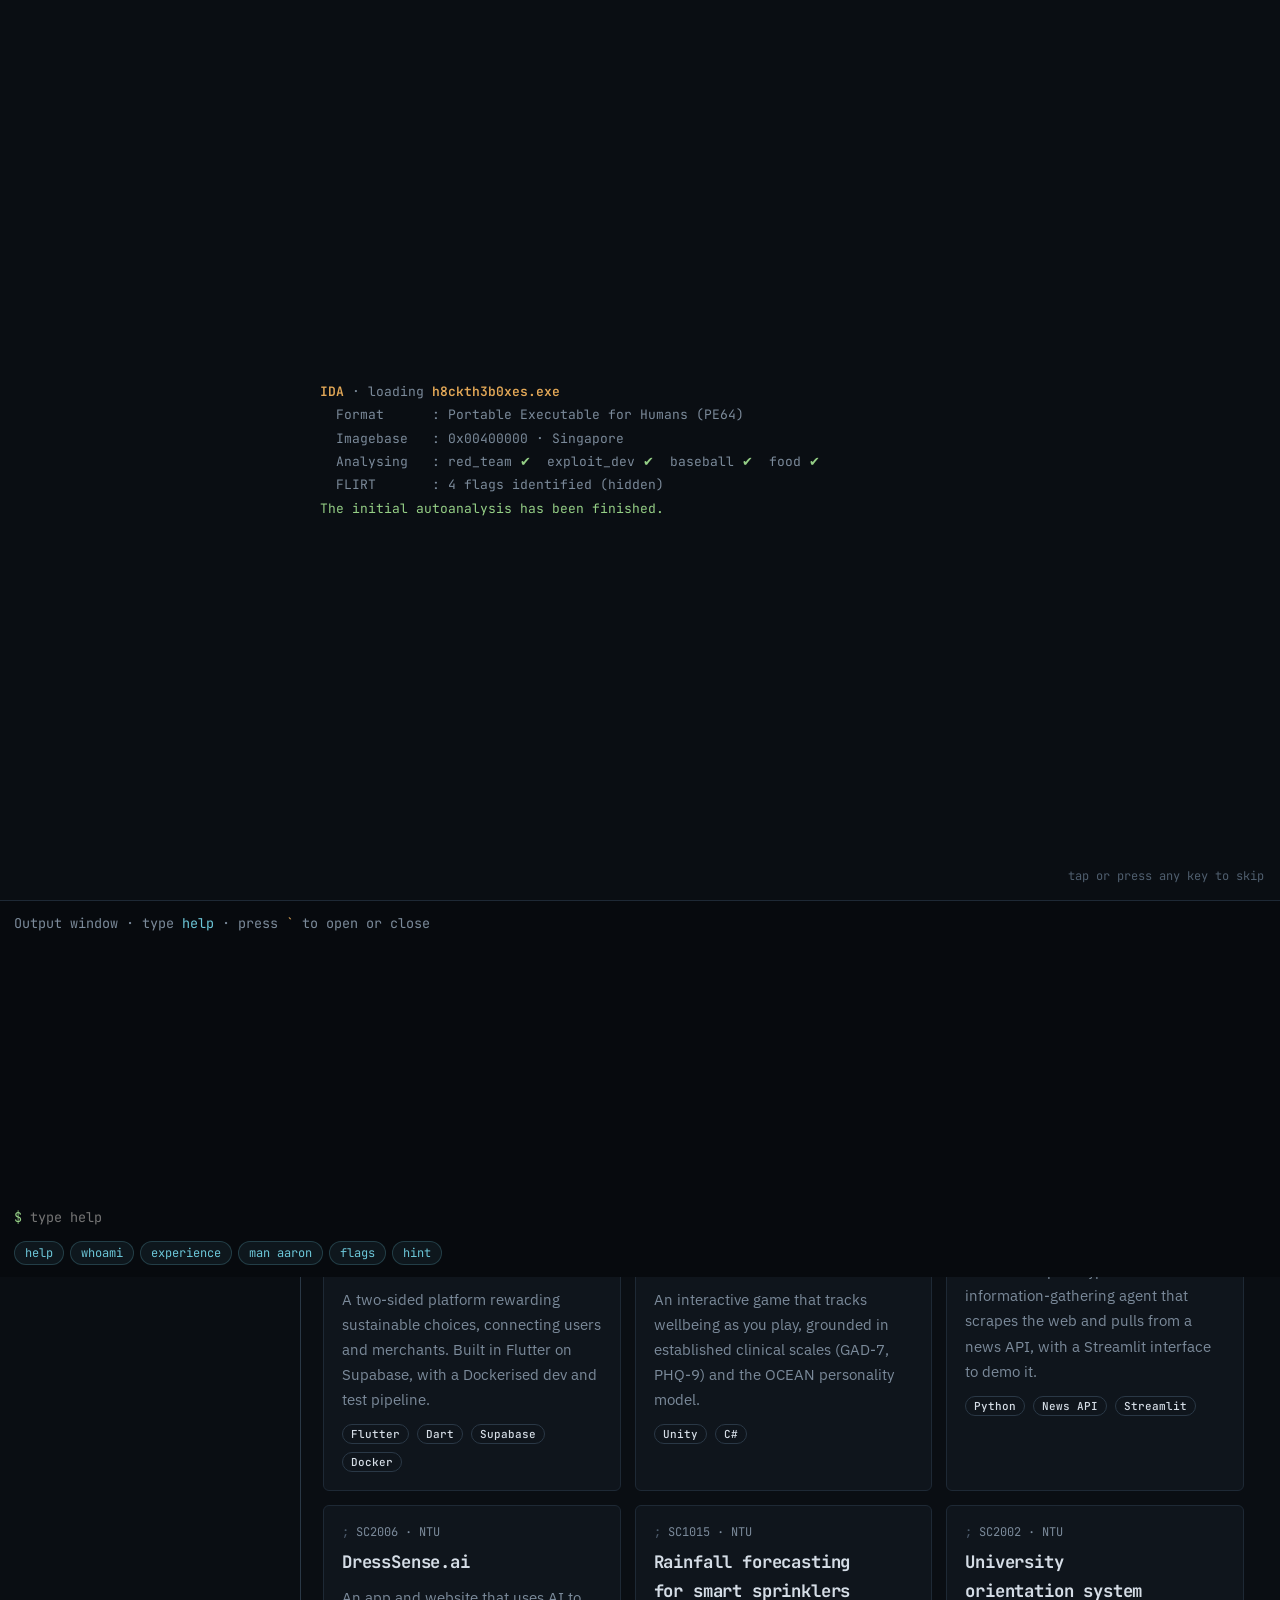
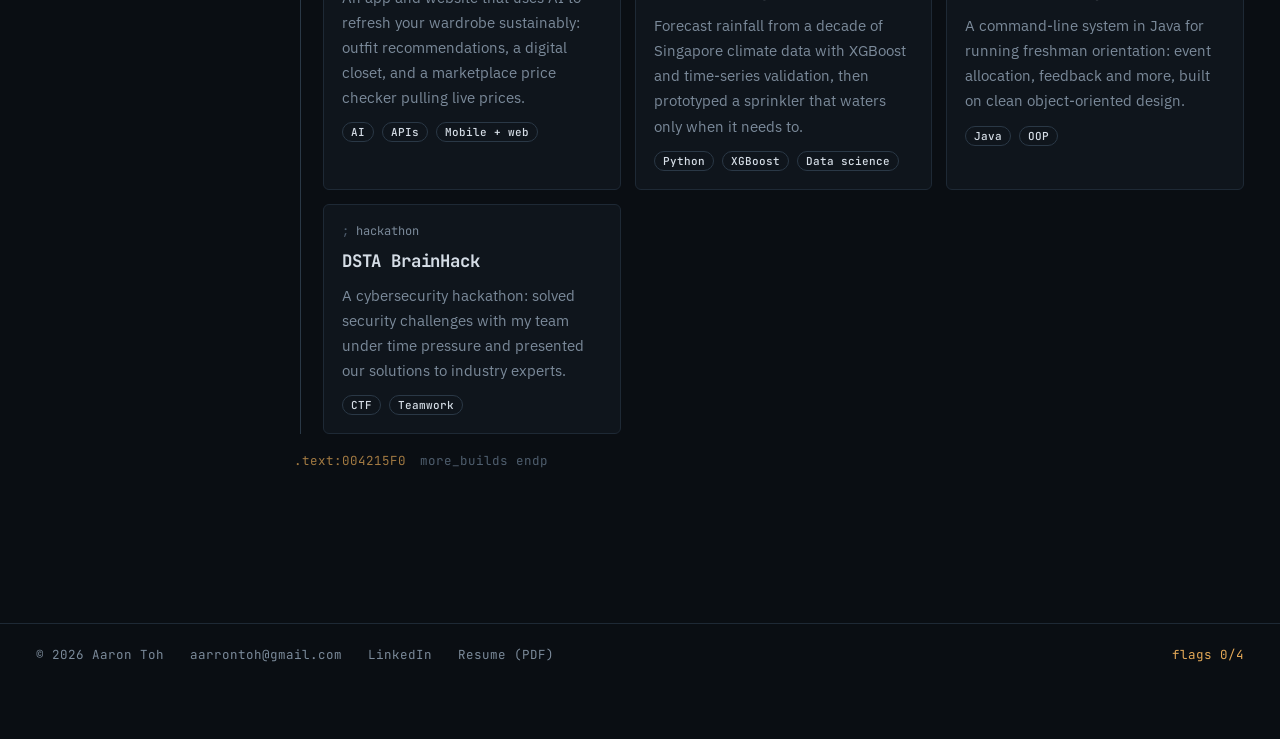
<file: projects.html>
<!doctype html>
<html lang="en">
<head>
<meta charset="utf-8">
<meta name="viewport" content="width=device-width, initial-scale=1, viewport-fit=cover">
<title>Projects · Aaron Toh</title>
<meta name="description" content="Things Aaron Toh has built, from a personal finance operating system to games and AI tools.">
<meta name="theme-color" content="#0a0e13">
<meta property="og:title" content="Projects · Aaron Toh">
<meta property="og:description" content="Things Aaron Toh has built, from a personal finance operating system to games and AI tools.">
<meta property="og:type" content="website">
<link rel="icon" href="data:image/svg+xml,%3Csvg%20viewBox%3D%220%200%2016%2016%22%20xmlns%3D%22http%3A//www.w3.org/2000/svg%22%20shape-rendering%3D%22crispEdges%22%3E%3Crect%20x%3D%226%22%20y%3D%220%22%20width%3D%221%22%20height%3D%221%22%20fill%3D%22%230d141c%22/%3E%3Crect%20x%3D%227%22%20y%3D%220%22%20width%3D%221%22%20height%3D%221%22%20fill%3D%22%230d141c%22/%3E%3Crect%20x%3D%228%22%20y%3D%220%22%20width%3D%221%22%20height%3D%221%22%20fill%3D%22%230d141c%22/%3E%3Crect%20x%3D%229%22%20y%3D%220%22%20width%3D%221%22%20height%3D%221%22%20fill%3D%22%230d141c%22/%3E%3Crect%20x%3D%224%22%20y%3D%221%22%20width%3D%221%22%20height%3D%221%22%20fill%3D%22%230d141c%22/%3E%3Crect%20x%3D%225%22%20y%3D%221%22%20width%3D%221%22%20height%3D%221%22%20fill%3D%22%230d141c%22/%3E%3Crect%20x%3D%226%22%20y%3D%221%22%20width%3D%221%22%20height%3D%221%22%20fill%3D%22%23d0383a%22/%3E%3Crect%20x%3D%227%22%20y%3D%221%22%20width%3D%221%22%20height%3D%221%22%20fill%3D%22%23d0383a%22/%3E%3Crect%20x%3D%228%22%20y%3D%221%22%20width%3D%221%22%20height%3D%221%22%20fill%3D%22%23d0383a%22/%3E%3Crect%20x%3D%229%22%20y%3D%221%22%20width%3D%221%22%20height%3D%221%22%20fill%3D%22%23d0383a%22/%3E%3Crect%20x%3D%2210%22%20y%3D%221%22%20width%3D%221%22%20height%3D%221%22%20fill%3D%22%230d141c%22/%3E%3Crect%20x%3D%2211%22%20y%3D%221%22%20width%3D%221%22%20height%3D%221%22%20fill%3D%22%230d141c%22/%3E%3Crect%20x%3D%223%22%20y%3D%222%22%20width%3D%221%22%20height%3D%221%22%20fill%3D%22%230d141c%22/%3E%3Crect%20x%3D%224%22%20y%3D%222%22%20width%3D%221%22%20height%3D%221%22%20fill%3D%22%23d0383a%22/%3E%3Crect%20x%3D%225%22%20y%3D%222%22%20width%3D%221%22%20height%3D%221%22%20fill%3D%22%23d0383a%22/%3E%3Crect%20x%3D%226%22%20y%3D%222%22%20width%3D%221%22%20height%3D%221%22%20fill%3D%22%23d0383a%22/%3E%3Crect%20x%3D%227%22%20y%3D%222%22%20width%3D%221%22%20height%3D%221%22%20fill%3D%22%23d0383a%22/%3E%3Crect%20x%3D%228%22%20y%3D%222%22%20width%3D%221%22%20height%3D%221%22%20fill%3D%22%23d0383a%22/%3E%3Crect%20x%3D%229%22%20y%3D%222%22%20width%3D%221%22%20height%3D%221%22%20fill%3D%22%23d0383a%22/%3E%3Crect%20x%3D%2210%22%20y%3D%222%22%20width%3D%221%22%20height%3D%221%22%20fill%3D%22%23d0383a%22/%3E%3Crect%20x%3D%2211%22%20y%3D%222%22%20width%3D%221%22%20height%3D%221%22%20fill%3D%22%23d0383a%22/%3E%3Crect%20x%3D%2212%22%20y%3D%222%22%20width%3D%221%22%20height%3D%221%22%20fill%3D%22%230d141c%22/%3E%3Crect%20x%3D%222%22%20y%3D%223%22%20width%3D%221%22%20height%3D%221%22%20fill%3D%22%230d141c%22/%3E%3Crect%20x%3D%223%22%20y%3D%223%22%20width%3D%221%22%20height%3D%221%22%20fill%3D%22%23d0383a%22/%3E%3Crect%20x%3D%224%22%20y%3D%223%22%20width%3D%221%22%20height%3D%221%22%20fill%3D%22%23d0383a%22/%3E%3Crect%20x%3D%225%22%20y%3D%223%22%20width%3D%221%22%20height%3D%221%22%20fill%3D%22%23d0383a%22/%3E%3Crect%20x%3D%226%22%20y%3D%223%22%20width%3D%221%22%20height%3D%221%22%20fill%3D%22%23d0383a%22/%3E%3Crect%20x%3D%227%22%20y%3D%223%22%20width%3D%221%22%20height%3D%221%22%20fill%3D%22%23d0383a%22/%3E%3Crect%20x%3D%228%22%20y%3D%223%22%20width%3D%221%22%20height%3D%221%22%20fill%3D%22%23d0383a%22/%3E%3Crect%20x%3D%229%22%20y%3D%223%22%20width%3D%221%22%20height%3D%221%22%20fill%3D%22%23d0383a%22/%3E%3Crect%20x%3D%2210%22%20y%3D%223%22%20width%3D%221%22%20height%3D%221%22%20fill%3D%22%23d0383a%22/%3E%3Crect%20x%3D%2211%22%20y%3D%223%22%20width%3D%221%22%20height%3D%221%22%20fill%3D%22%23d0383a%22/%3E%3Crect%20x%3D%2212%22%20y%3D%223%22%20width%3D%221%22%20height%3D%221%22%20fill%3D%22%23d0383a%22/%3E%3Crect%20x%3D%2213%22%20y%3D%223%22%20width%3D%221%22%20height%3D%221%22%20fill%3D%22%230d141c%22/%3E%3Crect%20x%3D%222%22%20y%3D%224%22%20width%3D%221%22%20height%3D%221%22%20fill%3D%22%230d141c%22/%3E%3Crect%20x%3D%223%22%20y%3D%224%22%20width%3D%221%22%20height%3D%221%22%20fill%3D%22%239e2629%22/%3E%3Crect%20x%3D%224%22%20y%3D%224%22%20width%3D%221%22%20height%3D%221%22%20fill%3D%22%239e2629%22/%3E%3Crect%20x%3D%225%22%20y%3D%224%22%20width%3D%221%22%20height%3D%221%22%20fill%3D%22%239e2629%22/%3E%3Crect%20x%3D%226%22%20y%3D%224%22%20width%3D%221%22%20height%3D%221%22%20fill%3D%22%239e2629%22/%3E%3Crect%20x%3D%227%22%20y%3D%224%22%20width%3D%221%22%20height%3D%221%22%20fill%3D%22%239e2629%22/%3E%3Crect%20x%3D%228%22%20y%3D%224%22%20width%3D%221%22%20height%3D%221%22%20fill%3D%22%239e2629%22/%3E%3Crect%20x%3D%229%22%20y%3D%224%22%20width%3D%221%22%20height%3D%221%22%20fill%3D%22%239e2629%22/%3E%3Crect%20x%3D%2210%22%20y%3D%224%22%20width%3D%221%22%20height%3D%221%22%20fill%3D%22%239e2629%22/%3E%3Crect%20x%3D%2211%22%20y%3D%224%22%20width%3D%221%22%20height%3D%221%22%20fill%3D%22%239e2629%22/%3E%3Crect%20x%3D%2212%22%20y%3D%224%22%20width%3D%221%22%20height%3D%221%22%20fill%3D%22%239e2629%22/%3E%3Crect%20x%3D%2213%22%20y%3D%224%22%20width%3D%221%22%20height%3D%221%22%20fill%3D%22%239e2629%22/%3E%3Crect%20x%3D%2214%22%20y%3D%224%22%20width%3D%221%22%20height%3D%221%22%20fill%3D%22%239e2629%22/%3E%3Crect%20x%3D%2215%22%20y%3D%224%22%20width%3D%221%22%20height%3D%221%22%20fill%3D%22%230d141c%22/%3E%3Crect%20x%3D%222%22%20y%3D%225%22%20width%3D%221%22%20height%3D%221%22%20fill%3D%22%230d141c%22/%3E%3Crect%20x%3D%223%22%20y%3D%225%22%20width%3D%221%22%20height%3D%221%22%20fill%3D%22%232a2a2e%22/%3E%3Crect%20x%3D%224%22%20y%3D%225%22%20width%3D%221%22%20height%3D%221%22%20fill%3D%22%23f0c39a%22/%3E%3Crect%20x%3D%225%22%20y%3D%225%22%20width%3D%221%22%20height%3D%221%22%20fill%3D%22%23f0c39a%22/%3E%3Crect%20x%3D%226%22%20y%3D%225%22%20width%3D%221%22%20height%3D%221%22%20fill%3D%22%23f0c39a%22/%3E%3Crect%20x%3D%227%22%20y%3D%225%22%20width%3D%221%22%20height%3D%221%22%20fill%3D%22%23f0c39a%22/%3E%3Crect%20x%3D%228%22%20y%3D%225%22%20width%3D%221%22%20height%3D%221%22%20fill%3D%22%23f0c39a%22/%3E%3Crect%20x%3D%229%22%20y%3D%225%22%20width%3D%221%22%20height%3D%221%22%20fill%3D%22%23f0c39a%22/%3E%3Crect%20x%3D%2210%22%20y%3D%225%22%20width%3D%221%22%20height%3D%221%22%20fill%3D%22%23f0c39a%22/%3E%3Crect%20x%3D%2211%22%20y%3D%225%22%20width%3D%221%22%20height%3D%221%22%20fill%3D%22%23f0c39a%22/%3E%3Crect%20x%3D%2212%22%20y%3D%225%22%20width%3D%221%22%20height%3D%221%22%20fill%3D%22%232a2a2e%22/%3E%3Crect%20x%3D%2213%22%20y%3D%225%22%20width%3D%221%22%20height%3D%221%22%20fill%3D%22%230d141c%22/%3E%3Crect%20x%3D%222%22%20y%3D%226%22%20width%3D%221%22%20height%3D%221%22%20fill%3D%22%230d141c%22/%3E%3Crect%20x%3D%223%22%20y%3D%226%22%20width%3D%221%22%20height%3D%221%22%20fill%3D%22%23f0c39a%22/%3E%3Crect%20x%3D%224%22%20y%3D%226%22%20width%3D%221%22%20height%3D%221%22%20fill%3D%22%23f0c39a%22/%3E%3Crect%20x%3D%225%22%20y%3D%226%22%20width%3D%221%22%20height%3D%221%22%20fill%3D%22%2311161c%22/%3E%3Crect%20x%3D%226%22%20y%3D%226%22%20width%3D%221%22%20height%3D%221%22%20fill%3D%22%23f0c39a%22/%3E%3Crect%20x%3D%227%22%20y%3D%226%22%20width%3D%221%22%20height%3D%221%22%20fill%3D%22%23f0c39a%22/%3E%3Crect%20x%3D%228%22%20y%3D%226%22%20width%3D%221%22%20height%3D%221%22%20fill%3D%22%23f0c39a%22/%3E%3Crect%20x%3D%229%22%20y%3D%226%22%20width%3D%221%22%20height%3D%221%22%20fill%3D%22%23f0c39a%22/%3E%3Crect%20x%3D%2210%22%20y%3D%226%22%20width%3D%221%22%20height%3D%221%22%20fill%3D%22%2311161c%22/%3E%3Crect%20x%3D%2211%22%20y%3D%226%22%20width%3D%221%22%20height%3D%221%22%20fill%3D%22%23f0c39a%22/%3E%3Crect%20x%3D%2212%22%20y%3D%226%22%20width%3D%221%22%20height%3D%221%22%20fill%3D%22%23f0c39a%22/%3E%3Crect%20x%3D%2213%22%20y%3D%226%22%20width%3D%221%22%20height%3D%221%22%20fill%3D%22%230d141c%22/%3E%3Crect%20x%3D%222%22%20y%3D%227%22%20width%3D%221%22%20height%3D%221%22%20fill%3D%22%230d141c%22/%3E%3Crect%20x%3D%223%22%20y%3D%227%22%20width%3D%221%22%20height%3D%221%22%20fill%3D%22%23f0c39a%22/%3E%3Crect%20x%3D%224%22%20y%3D%227%22%20width%3D%221%22%20height%3D%221%22%20fill%3D%22%23f0c39a%22/%3E%3Crect%20x%3D%225%22%20y%3D%227%22%20width%3D%221%22%20height%3D%221%22%20fill%3D%22%23f0c39a%22/%3E%3Crect%20x%3D%226%22%20y%3D%227%22%20width%3D%221%22%20height%3D%221%22%20fill%3D%22%23f0c39a%22/%3E%3Crect%20x%3D%227%22%20y%3D%227%22%20width%3D%221%22%20height%3D%221%22%20fill%3D%22%23f0c39a%22/%3E%3Crect%20x%3D%228%22%20y%3D%227%22%20width%3D%221%22%20height%3D%221%22%20fill%3D%22%23f0c39a%22/%3E%3Crect%20x%3D%229%22%20y%3D%227%22%20width%3D%221%22%20height%3D%221%22%20fill%3D%22%23f0c39a%22/%3E%3Crect%20x%3D%2210%22%20y%3D%227%22%20width%3D%221%22%20height%3D%221%22%20fill%3D%22%23f0c39a%22/%3E%3Crect%20x%3D%2211%22%20y%3D%227%22%20width%3D%221%22%20height%3D%221%22%20fill%3D%22%23f0c39a%22/%3E%3Crect%20x%3D%2212%22%20y%3D%227%22%20width%3D%221%22%20height%3D%221%22%20fill%3D%22%23f0c39a%22/%3E%3Crect%20x%3D%2213%22%20y%3D%227%22%20width%3D%221%22%20height%3D%221%22%20fill%3D%22%230d141c%22/%3E%3Crect%20x%3D%222%22%20y%3D%228%22%20width%3D%221%22%20height%3D%221%22%20fill%3D%22%230d141c%22/%3E%3Crect%20x%3D%223%22%20y%3D%228%22%20width%3D%221%22%20height%3D%221%22%20fill%3D%22%23f0c39a%22/%3E%3Crect%20x%3D%224%22%20y%3D%228%22%20width%3D%221%22%20height%3D%221%22%20fill%3D%22%23f0c39a%22/%3E%3Crect%20x%3D%225%22%20y%3D%228%22%20width%3D%221%22%20height%3D%221%22%20fill%3D%22%23f0c39a%22/%3E%3Crect%20x%3D%226%22%20y%3D%228%22%20width%3D%221%22%20height%3D%221%22%20fill%3D%22%23c47e62%22/%3E%3Crect%20x%3D%227%22%20y%3D%228%22%20width%3D%221%22%20height%3D%221%22%20fill%3D%22%23c47e62%22/%3E%3Crect%20x%3D%228%22%20y%3D%228%22%20width%3D%221%22%20height%3D%221%22%20fill%3D%22%23c47e62%22/%3E%3Crect%20x%3D%229%22%20y%3D%228%22%20width%3D%221%22%20height%3D%221%22%20fill%3D%22%23c47e62%22/%3E%3Crect%20x%3D%2210%22%20y%3D%228%22%20width%3D%221%22%20height%3D%221%22%20fill%3D%22%23f0c39a%22/%3E%3Crect%20x%3D%2211%22%20y%3D%228%22%20width%3D%221%22%20height%3D%221%22%20fill%3D%22%23f0c39a%22/%3E%3Crect%20x%3D%2212%22%20y%3D%228%22%20width%3D%221%22%20height%3D%221%22%20fill%3D%22%23f0c39a%22/%3E%3Crect%20x%3D%2213%22%20y%3D%228%22%20width%3D%221%22%20height%3D%221%22%20fill%3D%22%230d141c%22/%3E%3Crect%20x%3D%223%22%20y%3D%229%22%20width%3D%221%22%20height%3D%221%22%20fill%3D%22%230d141c%22/%3E%3Crect%20x%3D%224%22%20y%3D%229%22%20width%3D%221%22%20height%3D%221%22%20fill%3D%22%23f0c39a%22/%3E%3Crect%20x%3D%225%22%20y%3D%229%22%20width%3D%221%22%20height%3D%221%22%20fill%3D%22%23f0c39a%22/%3E%3Crect%20x%3D%226%22%20y%3D%229%22%20width%3D%221%22%20height%3D%221%22%20fill%3D%22%23f0c39a%22/%3E%3Crect%20x%3D%227%22%20y%3D%229%22%20width%3D%221%22%20height%3D%221%22%20fill%3D%22%23f0c39a%22/%3E%3Crect%20x%3D%228%22%20y%3D%229%22%20width%3D%221%22%20height%3D%221%22%20fill%3D%22%23f0c39a%22/%3E%3Crect%20x%3D%229%22%20y%3D%229%22%20width%3D%221%22%20height%3D%221%22%20fill%3D%22%23f0c39a%22/%3E%3Crect%20x%3D%2210%22%20y%3D%229%22%20width%3D%221%22%20height%3D%221%22%20fill%3D%22%23f0c39a%22/%3E%3Crect%20x%3D%2211%22%20y%3D%229%22%20width%3D%221%22%20height%3D%221%22%20fill%3D%22%23f0c39a%22/%3E%3Crect%20x%3D%2212%22%20y%3D%229%22%20width%3D%221%22%20height%3D%221%22%20fill%3D%22%23f0c39a%22/%3E%3Crect%20x%3D%2213%22%20y%3D%229%22%20width%3D%221%22%20height%3D%221%22%20fill%3D%22%230d141c%22/%3E%3Crect%20x%3D%224%22%20y%3D%2210%22%20width%3D%221%22%20height%3D%221%22%20fill%3D%22%230d141c%22/%3E%3Crect%20x%3D%225%22%20y%3D%2210%22%20width%3D%221%22%20height%3D%221%22%20fill%3D%22%230d141c%22/%3E%3Crect%20x%3D%226%22%20y%3D%2210%22%20width%3D%221%22%20height%3D%221%22%20fill%3D%22%23f0c39a%22/%3E%3Crect%20x%3D%227%22%20y%3D%2210%22%20width%3D%221%22%20height%3D%221%22%20fill%3D%22%23f0c39a%22/%3E%3Crect%20x%3D%228%22%20y%3D%2210%22%20width%3D%221%22%20height%3D%221%22%20fill%3D%22%23f0c39a%22/%3E%3Crect%20x%3D%229%22%20y%3D%2210%22%20width%3D%221%22%20height%3D%221%22%20fill%3D%22%23f0c39a%22/%3E%3Crect%20x%3D%2210%22%20y%3D%2210%22%20width%3D%221%22%20height%3D%221%22%20fill%3D%22%230d141c%22/%3E%3Crect%20x%3D%2211%22%20y%3D%2210%22%20width%3D%221%22%20height%3D%221%22%20fill%3D%22%230d141c%22/%3E%3Crect%20x%3D%222%22%20y%3D%2211%22%20width%3D%221%22%20height%3D%221%22%20fill%3D%22%230d141c%22/%3E%3Crect%20x%3D%223%22%20y%3D%2211%22%20width%3D%221%22%20height%3D%221%22%20fill%3D%22%230d141c%22/%3E%3Crect%20x%3D%224%22%20y%3D%2211%22%20width%3D%221%22%20height%3D%221%22%20fill%3D%22%23e3a857%22/%3E%3Crect%20x%3D%225%22%20y%3D%2211%22%20width%3D%221%22%20height%3D%221%22%20fill%3D%22%23e3a857%22/%3E%3Crect%20x%3D%226%22%20y%3D%2211%22%20width%3D%221%22%20height%3D%221%22%20fill%3D%22%23e3a857%22/%3E%3Crect%20x%3D%227%22%20y%3D%2211%22%20width%3D%221%22%20height%3D%221%22%20fill%3D%22%230d141c%22/%3E%3Crect%20x%3D%228%22%20y%3D%2211%22%20width%3D%221%22%20height%3D%221%22%20fill%3D%22%230d141c%22/%3E%3Crect%20x%3D%229%22%20y%3D%2211%22%20width%3D%221%22%20height%3D%221%22%20fill%3D%22%23e3a857%22/%3E%3Crect%20x%3D%2210%22%20y%3D%2211%22%20width%3D%221%22%20height%3D%221%22%20fill%3D%22%23e3a857%22/%3E%3Crect%20x%3D%2211%22%20y%3D%2211%22%20width%3D%221%22%20height%3D%221%22%20fill%3D%22%23e3a857%22/%3E%3Crect%20x%3D%2212%22%20y%3D%2211%22%20width%3D%221%22%20height%3D%221%22%20fill%3D%22%230d141c%22/%3E%3Crect%20x%3D%2213%22%20y%3D%2211%22%20width%3D%221%22%20height%3D%221%22%20fill%3D%22%230d141c%22/%3E%3Crect%20x%3D%221%22%20y%3D%2212%22%20width%3D%221%22%20height%3D%221%22%20fill%3D%22%230d141c%22/%3E%3Crect%20x%3D%222%22%20y%3D%2212%22%20width%3D%221%22%20height%3D%221%22%20fill%3D%22%23e3a857%22/%3E%3Crect%20x%3D%223%22%20y%3D%2212%22%20width%3D%221%22%20height%3D%221%22%20fill%3D%22%23e3a857%22/%3E%3Crect%20x%3D%224%22%20y%3D%2212%22%20width%3D%221%22%20height%3D%221%22%20fill%3D%22%23e3a857%22/%3E%3Crect%20x%3D%225%22%20y%3D%2212%22%20width%3D%221%22%20height%3D%221%22%20fill%3D%22%23e3a857%22/%3E%3Crect%20x%3D%226%22%20y%3D%2212%22%20width%3D%221%22%20height%3D%221%22%20fill%3D%22%23e3a857%22/%3E%3Crect%20x%3D%227%22%20y%3D%2212%22%20width%3D%221%22%20height%3D%221%22%20fill%3D%22%230d141c%22/%3E%3Crect%20x%3D%228%22%20y%3D%2212%22%20width%3D%221%22%20height%3D%221%22%20fill%3D%22%230d141c%22/%3E%3Crect%20x%3D%229%22%20y%3D%2212%22%20width%3D%221%22%20height%3D%221%22%20fill%3D%22%23e3a857%22/%3E%3Crect%20x%3D%2210%22%20y%3D%2212%22%20width%3D%221%22%20height%3D%221%22%20fill%3D%22%23e3a857%22/%3E%3Crect%20x%3D%2211%22%20y%3D%2212%22%20width%3D%221%22%20height%3D%221%22%20fill%3D%22%23e3a857%22/%3E%3Crect%20x%3D%2212%22%20y%3D%2212%22%20width%3D%221%22%20height%3D%221%22%20fill%3D%22%23e3a857%22/%3E%3Crect%20x%3D%2213%22%20y%3D%2212%22%20width%3D%221%22%20height%3D%221%22%20fill%3D%22%23e3a857%22/%3E%3Crect%20x%3D%2214%22%20y%3D%2212%22%20width%3D%221%22%20height%3D%221%22%20fill%3D%22%230d141c%22/%3E%3Crect%20x%3D%221%22%20y%3D%2213%22%20width%3D%221%22%20height%3D%221%22%20fill%3D%22%230d141c%22/%3E%3Crect%20x%3D%222%22%20y%3D%2213%22%20width%3D%221%22%20height%3D%221%22%20fill%3D%22%23e3a857%22/%3E%3Crect%20x%3D%223%22%20y%3D%2213%22%20width%3D%221%22%20height%3D%221%22%20fill%3D%22%23e3a857%22/%3E%3Crect%20x%3D%224%22%20y%3D%2213%22%20width%3D%221%22%20height%3D%221%22%20fill%3D%22%23e3a857%22/%3E%3Crect%20x%3D%225%22%20y%3D%2213%22%20width%3D%221%22%20height%3D%221%22%20fill%3D%22%23e3a857%22/%3E%3Crect%20x%3D%226%22%20y%3D%2213%22%20width%3D%221%22%20height%3D%221%22%20fill%3D%22%23e3a857%22/%3E%3Crect%20x%3D%227%22%20y%3D%2213%22%20width%3D%221%22%20height%3D%221%22%20fill%3D%22%23e3a857%22/%3E%3Crect%20x%3D%228%22%20y%3D%2213%22%20width%3D%221%22%20height%3D%221%22%20fill%3D%22%23e3a857%22/%3E%3Crect%20x%3D%229%22%20y%3D%2213%22%20width%3D%221%22%20height%3D%221%22%20fill%3D%22%23e3a857%22/%3E%3Crect%20x%3D%2210%22%20y%3D%2213%22%20width%3D%221%22%20height%3D%221%22%20fill%3D%22%23e3a857%22/%3E%3Crect%20x%3D%2211%22%20y%3D%2213%22%20width%3D%221%22%20height%3D%221%22%20fill%3D%22%23e3a857%22/%3E%3Crect%20x%3D%2212%22%20y%3D%2213%22%20width%3D%221%22%20height%3D%221%22%20fill%3D%22%23e3a857%22/%3E%3Crect%20x%3D%2213%22%20y%3D%2213%22%20width%3D%221%22%20height%3D%221%22%20fill%3D%22%23e3a857%22/%3E%3Crect%20x%3D%2214%22%20y%3D%2213%22%20width%3D%221%22%20height%3D%221%22%20fill%3D%22%230d141c%22/%3E%3Crect%20x%3D%221%22%20y%3D%2214%22%20width%3D%221%22%20height%3D%221%22%20fill%3D%22%230d141c%22/%3E%3Crect%20x%3D%222%22%20y%3D%2214%22%20width%3D%221%22%20height%3D%221%22%20fill%3D%22%23e3a857%22/%3E%3Crect%20x%3D%223%22%20y%3D%2214%22%20width%3D%221%22%20height%3D%221%22%20fill%3D%22%23e3a857%22/%3E%3Crect%20x%3D%224%22%20y%3D%2214%22%20width%3D%221%22%20height%3D%221%22%20fill%3D%22%23e3a857%22/%3E%3Crect%20x%3D%225%22%20y%3D%2214%22%20width%3D%221%22%20height%3D%221%22%20fill%3D%22%23e3a857%22/%3E%3Crect%20x%3D%226%22%20y%3D%2214%22%20width%3D%221%22%20height%3D%221%22%20fill%3D%22%23e3a857%22/%3E%3Crect%20x%3D%227%22%20y%3D%2214%22%20width%3D%221%22%20height%3D%221%22%20fill%3D%22%23e3a857%22/%3E%3Crect%20x%3D%228%22%20y%3D%2214%22%20width%3D%221%22%20height%3D%221%22%20fill%3D%22%23e3a857%22/%3E%3Crect%20x%3D%229%22%20y%3D%2214%22%20width%3D%221%22%20height%3D%221%22%20fill%3D%22%23e3a857%22/%3E%3Crect%20x%3D%2210%22%20y%3D%2214%22%20width%3D%221%22%20height%3D%221%22%20fill%3D%22%23e3a857%22/%3E%3Crect%20x%3D%2211%22%20y%3D%2214%22%20width%3D%221%22%20height%3D%221%22%20fill%3D%22%23e3a857%22/%3E%3Crect%20x%3D%2212%22%20y%3D%2214%22%20width%3D%221%22%20height%3D%221%22%20fill%3D%22%23e3a857%22/%3E%3Crect%20x%3D%2213%22%20y%3D%2214%22%20width%3D%221%22%20height%3D%221%22%20fill%3D%22%23e3a857%22/%3E%3Crect%20x%3D%2214%22%20y%3D%2214%22%20width%3D%221%22%20height%3D%221%22%20fill%3D%22%230d141c%22/%3E%3Crect%20x%3D%221%22%20y%3D%2215%22%20width%3D%221%22%20height%3D%221%22%20fill%3D%22%230d141c%22/%3E%3Crect%20x%3D%222%22%20y%3D%2215%22%20width%3D%221%22%20height%3D%221%22%20fill%3D%22%230d141c%22/%3E%3Crect%20x%3D%223%22%20y%3D%2215%22%20width%3D%221%22%20height%3D%221%22%20fill%3D%22%230d141c%22/%3E%3Crect%20x%3D%224%22%20y%3D%2215%22%20width%3D%221%22%20height%3D%221%22%20fill%3D%22%230d141c%22/%3E%3Crect%20x%3D%225%22%20y%3D%2215%22%20width%3D%221%22%20height%3D%221%22%20fill%3D%22%230d141c%22/%3E%3Crect%20x%3D%226%22%20y%3D%2215%22%20width%3D%221%22%20height%3D%221%22%20fill%3D%22%230d141c%22/%3E%3Crect%20x%3D%227%22%20y%3D%2215%22%20width%3D%221%22%20height%3D%221%22%20fill%3D%22%230d141c%22/%3E%3Crect%20x%3D%228%22%20y%3D%2215%22%20width%3D%221%22%20height%3D%221%22%20fill%3D%22%230d141c%22/%3E%3Crect%20x%3D%229%22%20y%3D%2215%22%20width%3D%221%22%20height%3D%221%22%20fill%3D%22%230d141c%22/%3E%3Crect%20x%3D%2210%22%20y%3D%2215%22%20width%3D%221%22%20height%3D%221%22%20fill%3D%22%230d141c%22/%3E%3Crect%20x%3D%2211%22%20y%3D%2215%22%20width%3D%221%22%20height%3D%221%22%20fill%3D%22%230d141c%22/%3E%3Crect%20x%3D%2212%22%20y%3D%2215%22%20width%3D%221%22%20height%3D%221%22%20fill%3D%22%230d141c%22/%3E%3Crect%20x%3D%2213%22%20y%3D%2215%22%20width%3D%221%22%20height%3D%221%22%20fill%3D%22%230d141c%22/%3E%3Crect%20x%3D%2214%22%20y%3D%2215%22%20width%3D%221%22%20height%3D%221%22%20fill%3D%22%230d141c%22/%3E%3C/svg%3E">
<meta property="og:image" content="https://aarrontoh.github.io/assets/og.png">
<meta property="og:url" content="https://aarrontoh.github.io/projects.html">
<meta name="twitter:card" content="summary_large_image">
<link rel="canonical" href="https://aarrontoh.github.io/projects.html">
<script type="application/ld+json">{"@context":"https://schema.org","@type":"Person","name":"Aaron Toh","alternateName":"h8ckth3b0xes","url":"https://aarrontoh.github.io/","jobTitle":"C4X Cybersecurity Officer","worksFor":{"@type":"GovernmentOrganization","name":"Digital and Intelligence Service"},"alumniOf":{"@type":"CollegeOrUniversity","name":"Nanyang Technological University"},"knowsAbout":["Red teaming","Exploit development","Adversary simulation","Penetration testing"],"sameAs":["https://www.linkedin.com/in/aaron-toh-sheng-rong-toh-823512200/"]}</script>
<link rel="preconnect" href="https://fonts.googleapis.com">
<link rel="preconnect" href="https://fonts.gstatic.com" crossorigin>
<link rel="stylesheet" href="https://fonts.googleapis.com/css2?family=IBM+Plex+Sans:wght@400;500;600&family=JetBrains+Mono:wght@400;500;600;700;800&display=swap">
<link rel="stylesheet" href="assets/css/site.css">
</head>
<body data-page="projects">
<a class="skip" href="#view">Skip to content</a>
<div class="boot" aria-hidden="true"><pre><b>IDA</b> · loading <b>h8ckth3b0xes.exe</b>
  Format      : Portable Executable for Humans (PE64)
  Imagebase   : 0x00400000 · Singapore
  Analysing   : red_team <i>✔</i>  exploit_dev <i>✔</i>  baseball <i>✔</i>  food <i>✔</i>
  FLIRT       : 4 flags identified (hidden)
<i>The initial autoanalysis has been finished.</i></pre><span class="skip2">tap or press any key to skip</span></div>
<header class="top">
  <div class="in">
    <a class="brand" href="index.html" aria-label="h8ckth3b0xes home"><svg viewBox="0 0 16 16" role="img" aria-label="Pixel-art Aaron" shape-rendering="crispEdges"><rect x="6" y="0" width="1" height="1" fill="#0d141c"/><rect x="7" y="0" width="1" height="1" fill="#0d141c"/><rect x="8" y="0" width="1" height="1" fill="#0d141c"/><rect x="9" y="0" width="1" height="1" fill="#0d141c"/><rect x="4" y="1" width="1" height="1" fill="#0d141c"/><rect x="5" y="1" width="1" height="1" fill="#0d141c"/><rect x="6" y="1" width="1" height="1" fill="#d0383a"/><rect x="7" y="1" width="1" height="1" fill="#d0383a"/><rect x="8" y="1" width="1" height="1" fill="#d0383a"/><rect x="9" y="1" width="1" height="1" fill="#d0383a"/><rect x="10" y="1" width="1" height="1" fill="#0d141c"/><rect x="11" y="1" width="1" height="1" fill="#0d141c"/><rect x="3" y="2" width="1" height="1" fill="#0d141c"/><rect x="4" y="2" width="1" height="1" fill="#d0383a"/><rect x="5" y="2" width="1" height="1" fill="#d0383a"/><rect x="6" y="2" width="1" height="1" fill="#d0383a"/><rect x="7" y="2" width="1" height="1" fill="#d0383a"/><rect x="8" y="2" width="1" height="1" fill="#d0383a"/><rect x="9" y="2" width="1" height="1" fill="#d0383a"/><rect x="10" y="2" width="1" height="1" fill="#d0383a"/><rect x="11" y="2" width="1" height="1" fill="#d0383a"/><rect x="12" y="2" width="1" height="1" fill="#0d141c"/><rect x="2" y="3" width="1" height="1" fill="#0d141c"/><rect x="3" y="3" width="1" height="1" fill="#d0383a"/><rect x="4" y="3" width="1" height="1" fill="#d0383a"/><rect x="5" y="3" width="1" height="1" fill="#d0383a"/><rect x="6" y="3" width="1" height="1" fill="#d0383a"/><rect x="7" y="3" width="1" height="1" fill="#d0383a"/><rect x="8" y="3" width="1" height="1" fill="#d0383a"/><rect x="9" y="3" width="1" height="1" fill="#d0383a"/><rect x="10" y="3" width="1" height="1" fill="#d0383a"/><rect x="11" y="3" width="1" height="1" fill="#d0383a"/><rect x="12" y="3" width="1" height="1" fill="#d0383a"/><rect x="13" y="3" width="1" height="1" fill="#0d141c"/><rect x="2" y="4" width="1" height="1" fill="#0d141c"/><rect x="3" y="4" width="1" height="1" fill="#9e2629"/><rect x="4" y="4" width="1" height="1" fill="#9e2629"/><rect x="5" y="4" width="1" height="1" fill="#9e2629"/><rect x="6" y="4" width="1" height="1" fill="#9e2629"/><rect x="7" y="4" width="1" height="1" fill="#9e2629"/><rect x="8" y="4" width="1" height="1" fill="#9e2629"/><rect x="9" y="4" width="1" height="1" fill="#9e2629"/><rect x="10" y="4" width="1" height="1" fill="#9e2629"/><rect x="11" y="4" width="1" height="1" fill="#9e2629"/><rect x="12" y="4" width="1" height="1" fill="#9e2629"/><rect x="13" y="4" width="1" height="1" fill="#9e2629"/><rect x="14" y="4" width="1" height="1" fill="#9e2629"/><rect x="15" y="4" width="1" height="1" fill="#0d141c"/><rect x="2" y="5" width="1" height="1" fill="#0d141c"/><rect x="3" y="5" width="1" height="1" fill="#2a2a2e"/><rect x="4" y="5" width="1" height="1" fill="#f0c39a"/><rect x="5" y="5" width="1" height="1" fill="#f0c39a"/><rect x="6" y="5" width="1" height="1" fill="#f0c39a"/><rect x="7" y="5" width="1" height="1" fill="#f0c39a"/><rect x="8" y="5" width="1" height="1" fill="#f0c39a"/><rect x="9" y="5" width="1" height="1" fill="#f0c39a"/><rect x="10" y="5" width="1" height="1" fill="#f0c39a"/><rect x="11" y="5" width="1" height="1" fill="#f0c39a"/><rect x="12" y="5" width="1" height="1" fill="#2a2a2e"/><rect x="13" y="5" width="1" height="1" fill="#0d141c"/><rect x="2" y="6" width="1" height="1" fill="#0d141c"/><rect x="3" y="6" width="1" height="1" fill="#f0c39a"/><rect x="4" y="6" width="1" height="1" fill="#f0c39a"/><rect x="5" y="6" width="1" height="1" fill="#11161c"/><rect x="6" y="6" width="1" height="1" fill="#f0c39a"/><rect x="7" y="6" width="1" height="1" fill="#f0c39a"/><rect x="8" y="6" width="1" height="1" fill="#f0c39a"/><rect x="9" y="6" width="1" height="1" fill="#f0c39a"/><rect x="10" y="6" width="1" height="1" fill="#11161c"/><rect x="11" y="6" width="1" height="1" fill="#f0c39a"/><rect x="12" y="6" width="1" height="1" fill="#f0c39a"/><rect x="13" y="6" width="1" height="1" fill="#0d141c"/><rect x="2" y="7" width="1" height="1" fill="#0d141c"/><rect x="3" y="7" width="1" height="1" fill="#f0c39a"/><rect x="4" y="7" width="1" height="1" fill="#f0c39a"/><rect x="5" y="7" width="1" height="1" fill="#f0c39a"/><rect x="6" y="7" width="1" height="1" fill="#f0c39a"/><rect x="7" y="7" width="1" height="1" fill="#f0c39a"/><rect x="8" y="7" width="1" height="1" fill="#f0c39a"/><rect x="9" y="7" width="1" height="1" fill="#f0c39a"/><rect x="10" y="7" width="1" height="1" fill="#f0c39a"/><rect x="11" y="7" width="1" height="1" fill="#f0c39a"/><rect x="12" y="7" width="1" height="1" fill="#f0c39a"/><rect x="13" y="7" width="1" height="1" fill="#0d141c"/><rect x="2" y="8" width="1" height="1" fill="#0d141c"/><rect x="3" y="8" width="1" height="1" fill="#f0c39a"/><rect x="4" y="8" width="1" height="1" fill="#f0c39a"/><rect x="5" y="8" width="1" height="1" fill="#f0c39a"/><rect x="6" y="8" width="1" height="1" fill="#c47e62"/><rect x="7" y="8" width="1" height="1" fill="#c47e62"/><rect x="8" y="8" width="1" height="1" fill="#c47e62"/><rect x="9" y="8" width="1" height="1" fill="#c47e62"/><rect x="10" y="8" width="1" height="1" fill="#f0c39a"/><rect x="11" y="8" width="1" height="1" fill="#f0c39a"/><rect x="12" y="8" width="1" height="1" fill="#f0c39a"/><rect x="13" y="8" width="1" height="1" fill="#0d141c"/><rect x="3" y="9" width="1" height="1" fill="#0d141c"/><rect x="4" y="9" width="1" height="1" fill="#f0c39a"/><rect x="5" y="9" width="1" height="1" fill="#f0c39a"/><rect x="6" y="9" width="1" height="1" fill="#f0c39a"/><rect x="7" y="9" width="1" height="1" fill="#f0c39a"/><rect x="8" y="9" width="1" height="1" fill="#f0c39a"/><rect x="9" y="9" width="1" height="1" fill="#f0c39a"/><rect x="10" y="9" width="1" height="1" fill="#f0c39a"/><rect x="11" y="9" width="1" height="1" fill="#f0c39a"/><rect x="12" y="9" width="1" height="1" fill="#f0c39a"/><rect x="13" y="9" width="1" height="1" fill="#0d141c"/><rect x="4" y="10" width="1" height="1" fill="#0d141c"/><rect x="5" y="10" width="1" height="1" fill="#0d141c"/><rect x="6" y="10" width="1" height="1" fill="#f0c39a"/><rect x="7" y="10" width="1" height="1" fill="#f0c39a"/><rect x="8" y="10" width="1" height="1" fill="#f0c39a"/><rect x="9" y="10" width="1" height="1" fill="#f0c39a"/><rect x="10" y="10" width="1" height="1" fill="#0d141c"/><rect x="11" y="10" width="1" height="1" fill="#0d141c"/><rect x="2" y="11" width="1" height="1" fill="#0d141c"/><rect x="3" y="11" width="1" height="1" fill="#0d141c"/><rect x="4" y="11" width="1" height="1" fill="#e3a857"/><rect x="5" y="11" width="1" height="1" fill="#e3a857"/><rect x="6" y="11" width="1" height="1" fill="#e3a857"/><rect x="7" y="11" width="1" height="1" fill="#0d141c"/><rect x="8" y="11" width="1" height="1" fill="#0d141c"/><rect x="9" y="11" width="1" height="1" fill="#e3a857"/><rect x="10" y="11" width="1" height="1" fill="#e3a857"/><rect x="11" y="11" width="1" height="1" fill="#e3a857"/><rect x="12" y="11" width="1" height="1" fill="#0d141c"/><rect x="13" y="11" width="1" height="1" fill="#0d141c"/><rect x="1" y="12" width="1" height="1" fill="#0d141c"/><rect x="2" y="12" width="1" height="1" fill="#e3a857"/><rect x="3" y="12" width="1" height="1" fill="#e3a857"/><rect x="4" y="12" width="1" height="1" fill="#e3a857"/><rect x="5" y="12" width="1" height="1" fill="#e3a857"/><rect x="6" y="12" width="1" height="1" fill="#e3a857"/><rect x="7" y="12" width="1" height="1" fill="#0d141c"/><rect x="8" y="12" width="1" height="1" fill="#0d141c"/><rect x="9" y="12" width="1" height="1" fill="#e3a857"/><rect x="10" y="12" width="1" height="1" fill="#e3a857"/><rect x="11" y="12" width="1" height="1" fill="#e3a857"/><rect x="12" y="12" width="1" height="1" fill="#e3a857"/><rect x="13" y="12" width="1" height="1" fill="#e3a857"/><rect x="14" y="12" width="1" height="1" fill="#0d141c"/><rect x="1" y="13" width="1" height="1" fill="#0d141c"/><rect x="2" y="13" width="1" height="1" fill="#e3a857"/><rect x="3" y="13" width="1" height="1" fill="#e3a857"/><rect x="4" y="13" width="1" height="1" fill="#e3a857"/><rect x="5" y="13" width="1" height="1" fill="#e3a857"/><rect x="6" y="13" width="1" height="1" fill="#e3a857"/><rect x="7" y="13" width="1" height="1" fill="#e3a857"/><rect x="8" y="13" width="1" height="1" fill="#e3a857"/><rect x="9" y="13" width="1" height="1" fill="#e3a857"/><rect x="10" y="13" width="1" height="1" fill="#e3a857"/><rect x="11" y="13" width="1" height="1" fill="#e3a857"/><rect x="12" y="13" width="1" height="1" fill="#e3a857"/><rect x="13" y="13" width="1" height="1" fill="#e3a857"/><rect x="14" y="13" width="1" height="1" fill="#0d141c"/><rect x="1" y="14" width="1" height="1" fill="#0d141c"/><rect x="2" y="14" width="1" height="1" fill="#e3a857"/><rect x="3" y="14" width="1" height="1" fill="#e3a857"/><rect x="4" y="14" width="1" height="1" fill="#e3a857"/><rect x="5" y="14" width="1" height="1" fill="#e3a857"/><rect x="6" y="14" width="1" height="1" fill="#e3a857"/><rect x="7" y="14" width="1" height="1" fill="#e3a857"/><rect x="8" y="14" width="1" height="1" fill="#e3a857"/><rect x="9" y="14" width="1" height="1" fill="#e3a857"/><rect x="10" y="14" width="1" height="1" fill="#e3a857"/><rect x="11" y="14" width="1" height="1" fill="#e3a857"/><rect x="12" y="14" width="1" height="1" fill="#e3a857"/><rect x="13" y="14" width="1" height="1" fill="#e3a857"/><rect x="14" y="14" width="1" height="1" fill="#0d141c"/><rect x="1" y="15" width="1" height="1" fill="#0d141c"/><rect x="2" y="15" width="1" height="1" fill="#0d141c"/><rect x="3" y="15" width="1" height="1" fill="#0d141c"/><rect x="4" y="15" width="1" height="1" fill="#0d141c"/><rect x="5" y="15" width="1" height="1" fill="#0d141c"/><rect x="6" y="15" width="1" height="1" fill="#0d141c"/><rect x="7" y="15" width="1" height="1" fill="#0d141c"/><rect x="8" y="15" width="1" height="1" fill="#0d141c"/><rect x="9" y="15" width="1" height="1" fill="#0d141c"/><rect x="10" y="15" width="1" height="1" fill="#0d141c"/><rect x="11" y="15" width="1" height="1" fill="#0d141c"/><rect x="12" y="15" width="1" height="1" fill="#0d141c"/><rect x="13" y="15" width="1" height="1" fill="#0d141c"/><rect x="14" y="15" width="1" height="1" fill="#0d141c"/></svg><span class="txt"><b>h8ck</b>th3b0xes</span></a>
    <nav class="tabs" aria-label="Pages"><a href="index.html">home<span class="ext">.asm</span></a><a href="cyber.html">cyber<span class="ext">.asm</span></a><a href="projects.html" aria-current="page">projects<span class="ext">.asm</span></a><a href="sport.html">sport<span class="ext">.asm</span></a><a href="life.html">life<span class="ext">.asm</span></a></nav>
    <button class="termbtn" type="button" data-open-term aria-label="Open the terminal">&gt;_<span class="lbl"> terminal</span></button>
  </div>
  <nav class="navband" aria-label="Navigation band: sections of this page"></nav>
</header>

<div class="ws">
  <aside class="fnwin" aria-label="Sections on this page">
    <button class="jumpbtn" type="button" data-jump>⌕ jump to… <kbd>G</kbd></button>
    <h2>Functions window</h2>
    <ol><li><a href="#projects_main"><span>421000</span><span>projects_main</span></a></li><li><a href="#ahbot"><span>421200</span><span>ahbot</span></a></li><li><a href="#more_builds"><span>421400</span><span>more_builds</span></a></li></ol>
    <div class="meta"><span>3 functions</span><span>press <kbd>`</kbd> for terminal</span><span data-flags>flags 0/4</span></div>
  </aside>
  <main class="view" id="view">
<section class="fn" id="projects_main"><div class="fn-head"><div><span class="a">.text:00421000</span><span class="c">; =============== S U B R O U T I N E ===============</span></div><div><span class="a">.text:00421000</span><span class="c">; Attributes: shipped</span></div><div><span class="a">.text:00421000</span><span class="p">projects_main</span> <span class="k">proc near</span></div></div><div class="fn-body">
<h1 style="font-size:clamp(2.2rem,5.5vw,3.4rem)">Projects</h1>
<p class="lede" style="margin-top:14px">Things I've built end to end, from idea to something people actually use.</p>
</div><div class="fn-end" aria-hidden="true"><span class="a">.text:004211F0</span>projects_main endp</div></section>

<section class="fn" id="ahbot"><div class="fn-head"><div><span class="a">.text:00421200</span><span class="c">; =============== S U B R O U T I N E ===============</span></div><div><span class="a">.text:00421200</span><span class="c">; flagship · personal finance OS</span></div><div><span class="a">.text:00421200</span><span class="p">ahbot</span> <span class="k">proc near</span></div></div><div class="fn-body">
<div class="feature">
  <div>
    <div class="job"><span class="org">Personal project · in daily use</span><h2 class="title">Ahbot: a personal finance operating system</h2></div>
    <p>A system I designed, built and run for my own household. It keeps track of spending and investments automatically, and answers questions through a chat assistant and an installable app that share one engine. It runs itself, and only asks me for something when a human is genuinely needed.</p>
    <ul class="dis">
      <li data-m="core">Deterministic by design: every number comes from tested code, never from guesswork. AI only helps with wording, and code checks its output before anyone sees it.</li>
      <li data-m="test">Around 5,000 automated tests, most of them written from a real failure the system once had, with the reasoning behind the fix.</li>
      <li data-m="auto">Runs on a schedule without me, and tells me straight away if any part of it stops working.</li>
      <li data-m="sec">Built security-first, with a threat model behind every feature. The details stay private, as they should.</li>
    </ul>
    <div class="pills" style="margin-top:14px"><span class="pill">Python</span><span class="pill">Automation</span><span class="pill">Installable web app</span><span class="pill">Testing</span></div>
  </div>
  <div>
    <div class="phone" aria-label="Recreated screen with sample data">
      <div class="scr">
        <div class="chat">Ahbot</div>
        <div class="me">how am I doing this month?</div>
        <div class="msg"><b>On track.</b> S$642 of S$1,300 with 13 days left.<div class="meter"><span style="width:49%"></span></div><i>Food S$214 · Transport S$96 · Other S$332</i><div class="spark"><span style="height:40%"></span><span style="height:65%"></span><span style="height:30%"></span><span style="height:80%"></span><span style="height:45%"></span><span style="height:55%"></span><span style="height:35%"></span><span style="height:60%"></span></div><i>Biggest: S$88 at a hardware store, Tue</i></div>
        <div class="msg"><b>Heads up:</b> your phone bill renews Friday (S$28).<div class="btns"><span>Got it</span><span>Snooze</span></div></div>
      </div>
    </div>
    <p class="sample">recreated with sample data, not real figures</p>
  </div>
</div>
</div><div class="fn-end" aria-hidden="true"><span class="a">.text:004213F0</span>ahbot endp</div></section>

<section class="fn" id="more_builds"><div class="fn-head"><div><span class="a">.text:00421400</span><span class="c">; =============== S U B R O U T I N E ===============</span></div><div><span class="a">.text:00421400</span><span class="c">; CODE XREF: projects_main</span></div><div><span class="a">.text:00421400</span><span class="p">more_builds</span> <span class="k">proc near</span></div></div><div class="fn-body">
<h2 class="title">More builds</h2>
<div class="cards" style="margin-top:12px">
  <article class="card"><span class="c-cmt">mobile · full stack</span><h3>Sustainability rewards platform</h3><p>A two-sided platform rewarding sustainable choices, connecting users and merchants. Built in Flutter on Supabase, with a Dockerised dev and test pipeline.</p><div class="pills"><span class="pill">Flutter</span><span class="pill">Dart</span><span class="pill">Supabase</span><span class="pill">Docker</span></div></article>
  <article class="card"><span class="c-cmt">game · health</span><h3>Mental-health tracking game</h3><p>An interactive game that tracks wellbeing as you play, grounded in established clinical scales (GAD-7, PHQ-9) and the OCEAN personality model.</p><div class="pills"><span class="pill">Unity</span><span class="pill">C#</span></div></article>
  <article class="card"><span class="c-cmt">AI · agents</span><h3>News-gathering AI agent</h3><p>At Keoni.ai: prototyped an information-gathering agent that scrapes the web and pulls from a news API, with a Streamlit interface to demo it.</p><div class="pills"><span class="pill">Python</span><span class="pill">News API</span><span class="pill">Streamlit</span></div></article>
  <article class="card"><span class="c-cmt">SC2006 · NTU</span><h3>DressSense.ai</h3><p>An app and website that uses AI to refresh your wardrobe sustainably: outfit recommendations, a digital closet, and a marketplace price checker pulling live prices.</p><div class="pills"><span class="pill">AI</span><span class="pill">APIs</span><span class="pill">Mobile + web</span></div></article>
  <article class="card"><span class="c-cmt">SC1015 · NTU</span><h3>Rainfall forecasting for smart sprinklers</h3><p>Forecast rainfall from a decade of Singapore climate data with XGBoost and time-series validation, then prototyped a sprinkler that waters only when it needs to.</p><div class="pills"><span class="pill">Python</span><span class="pill">XGBoost</span><span class="pill">Data science</span></div></article>
  <article class="card"><span class="c-cmt">SC2002 · NTU</span><h3>University orientation system</h3><p>A command-line system in Java for running freshman orientation: event allocation, feedback and more, built on clean object-oriented design.</p><div class="pills"><span class="pill">Java</span><span class="pill">OOP</span></div></article>
  <article class="card"><span class="c-cmt">hackathon</span><h3>DSTA BrainHack</h3><p>A cybersecurity hackathon: solved security challenges with my team under time pressure and presented our solutions to industry experts.</p><div class="pills"><span class="pill">CTF</span><span class="pill">Teamwork</span></div></article>
</div>
</div><div class="fn-end" aria-hidden="true"><span class="a">.text:004215F0</span>more_builds endp</div></section>

  </main>
</div>

<footer class="foot">
  <div class="in">
    <span>© 2026 Aaron Toh</span>
    <a href="mailto:aarrontoh@gmail.com">aarrontoh@gmail.com</a>
    <a href="https://www.linkedin.com/in/aaron-toh-sheng-rong-toh-823512200/" target="_blank" rel="noopener">LinkedIn</a>
    <a href="assets/Aaron_Toh_Resume.pdf" target="_blank" rel="noopener">Resume (PDF)</a>
    <span class="fl" data-flags>flags 0/4</span>
  </div>
</footer>

<div class="dock" aria-label="Terminal">
  <div class="term">
    <div class="bar" role="button" tabindex="0" aria-expanded="false"><i></i><i></i><i></i><span>Output window · guest@h8ckth3b0xes</span><span class="flags" data-flags>flags 0/4</span><button type="button" tabindex="-1">▴ open</button></div>
    <div class="out" aria-live="polite"></div>
    <div class="row"><span class="ps" aria-hidden="true">$</span><input type="text" aria-label="Terminal command" autocomplete="off" autocapitalize="off" spellcheck="false" placeholder="type help"></div>
    <div class="chips"><button type="button" data-cmd="help">help</button><button type="button" data-cmd="whoami">whoami</button><button type="button" data-cmd="experience">experience</button><button type="button" data-cmd="man aaron">man aaron</button><button type="button" data-cmd="flags">flags</button><button type="button" data-cmd="hint">hint</button></div>
  </div>
</div>

<div class="overlay" id="god" hidden role="dialog" aria-modal="true" aria-labelledby="god-h">
  <div class="box">
    <h2 id="god-h">↑↑↓↓←→←→BA · god mode</h2>
    <p>Thirty extra lives, as Contra intended. You found flag 4:</p>
    <code class="flagtext" style="color:var(--str)"></code>
    <p class="c-cmt" style="margin:0">it's already counted. type flags in the terminal to see your progress</p>
    <button type="button" data-close>continue</button>
  </div>
</div>
<div class="overlay" id="cardflag" hidden role="dialog" aria-modal="true" aria-labelledby="cf-h">
  <div class="box">
    <h2 id="cf-h">#5 · walk-off</h2>
    <p>Jersey numbers matter. You found flag 3:</p>
    <code id="f3text" style="color:var(--str)"></code>
    <button type="button" data-close>back to the field</button>
  </div>
</div>
<div class="overlay" id="root" hidden role="dialog" aria-modal="true" aria-labelledby="root-h">
  <div class="box">
    <h2 id="root-h">root@h8ckth3b0xes:~#</h2>
    <svg viewBox="0 0 20 14" role="img" aria-label="A beagle asleep on a server rack" shape-rendering="crispEdges"><rect x="12" y="0" width="1" height="1" fill="#f4f1ea"/><rect x="13" y="0" width="1" height="1" fill="#f4f1ea"/><rect x="14" y="0" width="1" height="1" fill="#f4f1ea"/><rect x="15" y="0" width="1" height="1" fill="#f4f1ea"/><rect x="10" y="1" width="1" height="1" fill="#f4f1ea"/><rect x="11" y="1" width="1" height="1" fill="#f4f1ea"/><rect x="12" y="1" width="1" height="1" fill="#f4f1ea"/><rect x="13" y="1" width="1" height="1" fill="#f4f1ea"/><rect x="14" y="1" width="1" height="1" fill="#f4f1ea"/><rect x="15" y="1" width="1" height="1" fill="#f4f1ea"/><rect x="16" y="1" width="1" height="1" fill="#14171c"/><rect x="9" y="2" width="1" height="1" fill="#14171c"/><rect x="10" y="2" width="1" height="1" fill="#f4f1ea"/><rect x="11" y="2" width="1" height="1" fill="#f4f1ea"/><rect x="12" y="2" width="1" height="1" fill="#f4f1ea"/><rect x="13" y="2" width="1" height="1" fill="#f4f1ea"/><rect x="14" y="2" width="1" height="1" fill="#f4f1ea"/><rect x="15" y="2" width="1" height="1" fill="#f4f1ea"/><rect x="16" y="2" width="1" height="1" fill="#f4f1ea"/><rect x="8" y="3" width="1" height="1" fill="#14171c"/><rect x="9" y="3" width="1" height="1" fill="#14171c"/><rect x="10" y="3" width="1" height="1" fill="#f4f1ea"/><rect x="11" y="3" width="1" height="1" fill="#f4f1ea"/><rect x="12" y="3" width="1" height="1" fill="#f4f1ea"/><rect x="13" y="3" width="1" height="1" fill="#14171c"/><rect x="14" y="3" width="1" height="1" fill="#f4f1ea"/><rect x="15" y="3" width="1" height="1" fill="#f4f1ea"/><rect x="16" y="3" width="1" height="1" fill="#f4f1ea"/><rect x="8" y="4" width="1" height="1" fill="#14171c"/><rect x="9" y="4" width="1" height="1" fill="#14171c"/><rect x="11" y="4" width="1" height="1" fill="#f4f1ea"/><rect x="12" y="4" width="1" height="1" fill="#f4f1ea"/><rect x="13" y="4" width="1" height="1" fill="#f4f1ea"/><rect x="14" y="4" width="1" height="1" fill="#f4f1ea"/><rect x="2" y="5" width="1" height="1" fill="#f4f1ea"/><rect x="3" y="5" width="1" height="1" fill="#f4f1ea"/><rect x="4" y="5" width="1" height="1" fill="#f4f1ea"/><rect x="5" y="5" width="1" height="1" fill="#f4f1ea"/><rect x="6" y="5" width="1" height="1" fill="#f4f1ea"/><rect x="7" y="5" width="1" height="1" fill="#f4f1ea"/><rect x="8" y="5" width="1" height="1" fill="#f4f1ea"/><rect x="9" y="5" width="1" height="1" fill="#f4f1ea"/><rect x="10" y="5" width="1" height="1" fill="#f4f1ea"/><rect x="11" y="5" width="1" height="1" fill="#f4f1ea"/><rect x="12" y="5" width="1" height="1" fill="#f4f1ea"/><rect x="13" y="5" width="1" height="1" fill="#d0383a"/><rect x="1" y="6" width="1" height="1" fill="#f4f1ea"/><rect x="2" y="6" width="1" height="1" fill="#f4f1ea"/><rect x="3" y="6" width="1" height="1" fill="#f4f1ea"/><rect x="4" y="6" width="1" height="1" fill="#f4f1ea"/><rect x="5" y="6" width="1" height="1" fill="#f4f1ea"/><rect x="6" y="6" width="1" height="1" fill="#f4f1ea"/><rect x="7" y="6" width="1" height="1" fill="#f4f1ea"/><rect x="8" y="6" width="1" height="1" fill="#f4f1ea"/><rect x="9" y="6" width="1" height="1" fill="#f4f1ea"/><rect x="10" y="6" width="1" height="1" fill="#f4f1ea"/><rect x="11" y="6" width="1" height="1" fill="#f4f1ea"/><rect x="12" y="6" width="1" height="1" fill="#f4f1ea"/><rect x="13" y="6" width="1" height="1" fill="#f4f1ea"/><rect x="2" y="7" width="1" height="1" fill="#f4f1ea"/><rect x="3" y="7" width="1" height="1" fill="#f4f1ea"/><rect x="6" y="7" width="1" height="1" fill="#f4f1ea"/><rect x="7" y="7" width="1" height="1" fill="#f4f1ea"/><rect x="11" y="7" width="1" height="1" fill="#f4f1ea"/><rect x="12" y="7" width="1" height="1" fill="#f4f1ea"/><rect x="14" y="7" width="1" height="1" fill="#f4f1ea"/><rect x="15" y="7" width="1" height="1" fill="#f4f1ea"/><rect x="0" y="8" width="1" height="1" fill="#2a3846"/><rect x="1" y="8" width="1" height="1" fill="#2a3846"/><rect x="2" y="8" width="1" height="1" fill="#2a3846"/><rect x="3" y="8" width="1" height="1" fill="#2a3846"/><rect x="4" y="8" width="1" height="1" fill="#2a3846"/><rect x="5" y="8" width="1" height="1" fill="#2a3846"/><rect x="6" y="8" width="1" height="1" fill="#2a3846"/><rect x="7" y="8" width="1" height="1" fill="#2a3846"/><rect x="8" y="8" width="1" height="1" fill="#2a3846"/><rect x="9" y="8" width="1" height="1" fill="#2a3846"/><rect x="10" y="8" width="1" height="1" fill="#2a3846"/><rect x="11" y="8" width="1" height="1" fill="#2a3846"/><rect x="12" y="8" width="1" height="1" fill="#2a3846"/><rect x="13" y="8" width="1" height="1" fill="#2a3846"/><rect x="14" y="8" width="1" height="1" fill="#2a3846"/><rect x="15" y="8" width="1" height="1" fill="#2a3846"/><rect x="16" y="8" width="1" height="1" fill="#2a3846"/><rect x="17" y="8" width="1" height="1" fill="#2a3846"/><rect x="18" y="8" width="1" height="1" fill="#2a3846"/><rect x="19" y="8" width="1" height="1" fill="#2a3846"/><rect x="0" y="9" width="1" height="1" fill="#2a3846"/><rect x="1" y="9" width="1" height="1" fill="#1a2430"/><rect x="2" y="9" width="1" height="1" fill="#1a2430"/><rect x="3" y="9" width="1" height="1" fill="#1a2430"/><rect x="4" y="9" width="1" height="1" fill="#1a2430"/><rect x="5" y="9" width="1" height="1" fill="#1a2430"/><rect x="6" y="9" width="1" height="1" fill="#1a2430"/><rect x="7" y="9" width="1" height="1" fill="#1a2430"/><rect x="8" y="9" width="1" height="1" fill="#1a2430"/><rect x="9" y="9" width="1" height="1" fill="#1a2430"/><rect x="10" y="9" width="1" height="1" fill="#1a2430"/><rect x="11" y="9" width="1" height="1" fill="#1a2430"/><rect x="12" y="9" width="1" height="1" fill="#1a2430"/><rect x="13" y="9" width="1" height="1" fill="#1a2430"/><rect x="14" y="9" width="1" height="1" fill="#1a2430"/><rect x="15" y="9" width="1" height="1" fill="#1a2430"/><rect x="16" y="9" width="1" height="1" fill="#1a2430"/><rect x="17" y="9" width="1" height="1" fill="#1a2430"/><rect x="18" y="9" width="1" height="1" fill="#1a2430"/><rect x="19" y="9" width="1" height="1" fill="#2a3846"/><rect x="0" y="10" width="1" height="1" fill="#2a3846"/><rect x="1" y="10" width="1" height="1" fill="#1a2430"/><rect x="2" y="10" width="1" height="1" fill="#95cf86"/><rect x="3" y="10" width="1" height="1" fill="#1a2430"/><rect x="4" y="10" width="1" height="1" fill="#95cf86"/><rect x="5" y="10" width="1" height="1" fill="#1a2430"/><rect x="6" y="10" width="1" height="1" fill="#e3a857"/><rect x="7" y="10" width="1" height="1" fill="#1a2430"/><rect x="8" y="10" width="1" height="1" fill="#1a2430"/><rect x="9" y="10" width="1" height="1" fill="#1a2430"/><rect x="10" y="10" width="1" height="1" fill="#1a2430"/><rect x="11" y="10" width="1" height="1" fill="#1a2430"/><rect x="12" y="10" width="1" height="1" fill="#1a2430"/><rect x="13" y="10" width="1" height="1" fill="#1a2430"/><rect x="14" y="10" width="1" height="1" fill="#1a2430"/><rect x="15" y="10" width="1" height="1" fill="#1a2430"/><rect x="16" y="10" width="1" height="1" fill="#1a2430"/><rect x="17" y="10" width="1" height="1" fill="#1a2430"/><rect x="18" y="10" width="1" height="1" fill="#1a2430"/><rect x="19" y="10" width="1" height="1" fill="#2a3846"/><rect x="0" y="11" width="1" height="1" fill="#2a3846"/><rect x="1" y="11" width="1" height="1" fill="#1a2430"/><rect x="2" y="11" width="1" height="1" fill="#1a2430"/><rect x="3" y="11" width="1" height="1" fill="#1a2430"/><rect x="4" y="11" width="1" height="1" fill="#1a2430"/><rect x="5" y="11" width="1" height="1" fill="#1a2430"/><rect x="6" y="11" width="1" height="1" fill="#1a2430"/><rect x="7" y="11" width="1" height="1" fill="#1a2430"/><rect x="8" y="11" width="1" height="1" fill="#1a2430"/><rect x="9" y="11" width="1" height="1" fill="#1a2430"/><rect x="10" y="11" width="1" height="1" fill="#1a2430"/><rect x="11" y="11" width="1" height="1" fill="#1a2430"/><rect x="12" y="11" width="1" height="1" fill="#1a2430"/><rect x="13" y="11" width="1" height="1" fill="#1a2430"/><rect x="14" y="11" width="1" height="1" fill="#1a2430"/><rect x="15" y="11" width="1" height="1" fill="#1a2430"/><rect x="16" y="11" width="1" height="1" fill="#1a2430"/><rect x="17" y="11" width="1" height="1" fill="#1a2430"/><rect x="18" y="11" width="1" height="1" fill="#1a2430"/><rect x="19" y="11" width="1" height="1" fill="#2a3846"/><rect x="0" y="12" width="1" height="1" fill="#2a3846"/><rect x="1" y="12" width="1" height="1" fill="#1a2430"/><rect x="2" y="12" width="1" height="1" fill="#95cf86"/><rect x="3" y="12" width="1" height="1" fill="#1a2430"/><rect x="4" y="12" width="1" height="1" fill="#e3a857"/><rect x="5" y="12" width="1" height="1" fill="#1a2430"/><rect x="6" y="12" width="1" height="1" fill="#95cf86"/><rect x="7" y="12" width="1" height="1" fill="#1a2430"/><rect x="8" y="12" width="1" height="1" fill="#1a2430"/><rect x="9" y="12" width="1" height="1" fill="#1a2430"/><rect x="10" y="12" width="1" height="1" fill="#1a2430"/><rect x="11" y="12" width="1" height="1" fill="#1a2430"/><rect x="12" y="12" width="1" height="1" fill="#1a2430"/><rect x="13" y="12" width="1" height="1" fill="#1a2430"/><rect x="14" y="12" width="1" height="1" fill="#1a2430"/><rect x="15" y="12" width="1" height="1" fill="#1a2430"/><rect x="16" y="12" width="1" height="1" fill="#1a2430"/><rect x="17" y="12" width="1" height="1" fill="#1a2430"/><rect x="18" y="12" width="1" height="1" fill="#1a2430"/><rect x="19" y="12" width="1" height="1" fill="#2a3846"/><rect x="0" y="13" width="1" height="1" fill="#2a3846"/><rect x="1" y="13" width="1" height="1" fill="#2a3846"/><rect x="2" y="13" width="1" height="1" fill="#2a3846"/><rect x="3" y="13" width="1" height="1" fill="#2a3846"/><rect x="4" y="13" width="1" height="1" fill="#2a3846"/><rect x="5" y="13" width="1" height="1" fill="#2a3846"/><rect x="6" y="13" width="1" height="1" fill="#2a3846"/><rect x="7" y="13" width="1" height="1" fill="#2a3846"/><rect x="8" y="13" width="1" height="1" fill="#2a3846"/><rect x="9" y="13" width="1" height="1" fill="#2a3846"/><rect x="10" y="13" width="1" height="1" fill="#2a3846"/><rect x="11" y="13" width="1" height="1" fill="#2a3846"/><rect x="12" y="13" width="1" height="1" fill="#2a3846"/><rect x="13" y="13" width="1" height="1" fill="#2a3846"/><rect x="14" y="13" width="1" height="1" fill="#2a3846"/><rect x="15" y="13" width="1" height="1" fill="#2a3846"/><rect x="16" y="13" width="1" height="1" fill="#2a3846"/><rect x="17" y="13" width="1" height="1" fill="#2a3846"/><rect x="18" y="13" width="1" height="1" fill="#2a3846"/><rect x="19" y="13" width="1" height="1" fill="#2a3846"/></svg>
    <p>All four flags. You'd do well on a red team.</p>
    <p class="c-cmt" style="margin:0">psst: there's a level 2. it starts where every recon starts.</p>
    <p>If you got this far, I'd genuinely like to hear from you: <a href="mailto:aarrontoh@gmail.com">aarrontoh@gmail.com</a> or <a href="https://www.linkedin.com/in/aaron-toh-sheng-rong-toh-823512200/" target="_blank" rel="noopener">LinkedIn</a>. Mention the beagle.</p>
    <button type="button" data-close>exit</button>
  </div>
</div>

<div class="overlay" id="elite" hidden role="dialog" aria-modal="true" aria-labelledby="elite-h">
  <div class="box">
    <h2 id="elite-h">NT AUTHORITY\SYSTEM</h2>
    <p>Recon, reversing and forensics: all seven flags. That's not luck.</p>
    <p>Seriously, say hi: <a href="mailto:aarrontoh@gmail.com">aarrontoh@gmail.com</a>. Tell me which flag took longest.</p>
    <button type="button" data-close>exit</button>
  </div>
</div>
<div class="overlay jump" id="jump" hidden role="dialog" aria-modal="true" aria-label="Jump to function">
  <div class="box">
    <header><span>Jump to function</span><span><kbd>↑</kbd><kbd>↓</kbd> <kbd>enter</kbd> · <kbd>esc</kbd></span></header>
    <input type="text" id="jumpq" placeholder="type a name: govtech, baseball, food…" autocomplete="off" spellcheck="false" aria-label="Search sections">
    <ol id="jumplist"></ol>
  </div>
</div>
<script>window.H8CK_FUNCS = [{"page": "home", "file": "index.html", "name": "start", "note": "Aaron Toh", "k": "aaron toh aka h8ckth3b0xes · red teamer · exploit developer security research and red teaming. i write the attacks, so the people defending can prove what they would catch. i've worked on both sides of the wall: watching alerts in a security operations centre, building cyber ranges, hunting threats, sitting in a ciso's office and engineering adversary simulation on a government red team. today i'm", "addr": "401000"}, {"page": "home", "file": "index.html", "name": "xrefs", "note": "Where to next", "k": "where to next four pages, one terminal, four hidden flags jmp cyber cyber red team, adversary simulation, a ciso office and a soc. certs and tools. jmp projects projects a personal finance os with 5,000 tests, games, apps and ai tools. jmp sport sport team singapore baseball, the asian games, and every racquet sport going. jmp life life food, mountains, the gym and the people who matter.", "addr": "401200"}, {"page": "home", "file": "index.html", "name": "contact", "note": "Say hello", "k": "say hello i'm always up for a good conversation about offensive security, exploit development, or where to eat next. ✉ aarrontoh@gmail.com ⧉ copy email in linkedin ⤓ resume (pdf) >_ open the terminal", "addr": "401400"}, {"page": "cyber", "file": "cyber.html", "name": "cyber_main", "note": "Cyber", "k": "cyber tip: press f5 on any job below to see it decompiled from watching alerts in a soc to writing the attacks the soc has to catch. my focus is red teaming and exploit development: building the techniques real attackers use, running them safely, and helping defenders close the gaps they reveal. i care about the engineering behind offence. tooling that's reliable, repeatable and well tested beats ", "addr": "411000"}, {"page": "cyber", "file": "cyber.html", "name": "career_graph", "note": "Career, in graph view", "k": "career, in graph view each block is a basic block; each edge is a jump i took loc_2022 soc security operations centre analyst digital and intelligence service · 2022 jz curious loc_2023 build cyber test range digital and intelligence service · 2023 jmp loc_2024 hunt threat hunting centre digital and intelligence service · 2024 call governance loc_2025a advise ciso office, singapore & myanmar pwc ·", "addr": "411200"}, {"page": "cyber", "file": "cyber.html", "name": "dis_c4x", "note": "C4X Cybersecurity Officer", "k": "digital and intelligence service c4x cybersecurity officer jun 2026 – present back where it started, this time full-time. i work on advanced offensive cyber capabilities that help defend singapore in the digital domain. research and engineering at the sharp end of offensive security. working alongside some of the country's best specialists on mission-critical cyber operations. most of it can't be ", "addr": "411400"}, {"page": "cyber", "file": "cyber.html", "name": "govtech_red_team", "note": "Red Team DevOps, Adversary Simulation", "k": "govtech singapore · cyber security group red team devops, adversary simulation jun 2025 – mar 2026 ida view-a pseudocode-a f5 i built the engineering behind adversary simulation: a platform that runs real-world attacker techniques against live defences, safely and on demand, so blue teams can prove what they would and wouldn't catch. designed and built an adversary-emulation platform that executes", "addr": "411600"}, {"page": "cyber", "file": "cyber.html", "name": "pwc_ciso_office", "note": "Network Information Security Analyst", "k": "pwc singapore network information security analyst jan 2025 – may 2025 ida view-a pseudocode-a f5 i worked directly with the ciso for singapore and myanmar, on the side of security that decides what a large firm is allowed to run, and how its people think about risk. led the ciso's weekly discussion across pwc's apac territories. ran phishing awareness training and helped build the firm-wide phish", "addr": "411800"}, {"page": "cyber", "file": "cyber.html", "name": "dis_threat_hunting", "note": "Threat Hunting Centre", "k": "digital and intelligence service threat hunting centre may 2024 – aug 2024 built tooling that made threat hunts faster and more thorough. emulated attacker techniques in closed sandboxes to surface indicators of compromise. worked with the threat intelligence team to turn findings into precise hunting actions.", "addr": "411A00"}, {"page": "cyber", "file": "cyber.html", "name": "dis_cyber_range", "note": "Cyber Test Range", "k": "digital and intelligence service cyber test range may 2023 – aug 2023 designed the networks and scenarios behind cyber exercises, then tested them end to end. architected simulated environments on vmware esxi and vsphere, and built tooling for the range.", "addr": "411C00"}, {"page": "cyber", "file": "cyber.html", "name": "dis_soc", "note": "Security Operations Centre Analyst", "k": "digital and intelligence service security operations centre analyst jun 2022 – aug 2022 part of 24/7 soc operations: real-time monitoring and incident response. where it started: learning how attacks actually look from the defender's chair.", "addr": "411E00"}, {"page": "cyber", "file": "cyber.html", "name": "proudest", "note": "The work I'm proudest of", "k": "the work i'm proudest of turning red-team tradecraft into engineering. a technique that works once on a laptop is a trick; the same technique compiled by a pipeline, versioned, sequenced and logged so defenders can replay it whenever they like is a capability. building that, so a blue team can test itself against the real thing instead of guessing, is the part of security i enjoy most.", "addr": "412000"}, {"page": "cyber", "file": "cyber.html", "name": "imports", "note": "Certifications", "k": "certifications imports window address name library status 00409000 oscp · certified professional offsec ✔ certified 00409008 oswp · wireless professional offsec ✔ certified 00409010 ceh · certified ethical hacker ec-council ✔ certified 00409018 data analytics nanyang polytechnic ✔ completed 00409020 ccna cisco ✔ trained 00409028 dart: malware analysis, pen-testing, network monitoring, forensics da", "addr": "412200"}, {"page": "cyber", "file": "cyber.html", "name": "strings", "note": "Toolkit", "k": "toolkit strings window offence mitre att&ck beacon object files c/c++ tradecraft windows internals purple teaming pen testing reversing & debugging ida windbg cff explorer powershell linux tooling languages python c c++ rust java dart sql javascript infrastructure gitlab ci/cd docker vmware esxi vsphere scapy supabase postgres", "addr": "412400"}, {"page": "cyber", "file": "cyber.html", "name": "education", "note": "Education", "k": "education bachelor of science (computer science), nanyang technological university. graduated may 2026. hwa chong institution. a-levels in computing, mathematics, physics and economics; class executive committee. computing is where the security bug bit.", "addr": "412600"}, {"page": "cyber", "file": "cyber.html", "name": "writeups", "note": "Write-ups", "k": "write-ups coming soon: write-ups and posts on exploit development and red-team engineering. in the meantime, the terminal has a few secrets of its own.", "addr": "412800"}, {"page": "projects", "file": "projects.html", "name": "projects_main", "note": "Projects", "k": "projects things i've built end to end, from idea to something people actually use.", "addr": "421000"}, {"page": "projects", "file": "projects.html", "name": "ahbot", "note": "Ahbot: a personal finance operating system", "k": "personal project · in daily use ahbot: a personal finance operating system a system i designed, built and run for my own household. it keeps track of spending and investments automatically, and answers questions through a chat assistant and an installable app that share one engine. it runs itself, and only asks me for something when a human is genuinely needed. deterministic by design: every numbe", "addr": "421200"}, {"page": "projects", "file": "projects.html", "name": "more_builds", "note": "More builds", "k": "more builds mobile · full stack sustainability rewards platform a two-sided platform rewarding sustainable choices, connecting users and merchants. built in flutter on supabase, with a dockerised dev and test pipeline. flutter dart supabase docker game · health mental-health tracking game an interactive game that tracks wellbeing as you play, grounded in established clinical scales (gad-7, phq-9) ", "addr": "421400"}, {"page": "sport", "file": "sport.html", "name": "sport_main", "note": "Sport", "k": "sport most of what i know about pressure, i learned in a batter's box.", "addr": "431000"}, {"page": "sport", "file": "sport.html", "name": "player_card", "note": "Team Singapore, #5", "k": "5 aaron toh team singapore · baseball aaron toh · #5 team singapore men's national baseball team, 2023 – 2025 bats right throws right 2023 asian games, hangzhou 2023 east asia cup hall softball captain, inter-hall top 4 hci softball vice-captain · nsg gold · colours (distinction) · eagles award chs 4× colours (distinction) · 3× nsg gold card 05 of 05 · h8ckth3b0xes series tap the card to flip it ·", "addr": "431200"}, {"page": "sport", "file": "sport.html", "name": "what_sport_taught", "note": "What sport taught me, and what I brought to security", "k": "what sport taught me, and what i brought to security discipline training doesn't care how you feel that day. neither does an engagement deadline. time management training, school and work in the same day teaches you to plan every hour. prioritising know which pitch to swing at. most of the job is choosing what not to do. consistency a little every day, without stopping. that's how swings get built", "addr": "431400"}, {"page": "sport", "file": "sport.html", "name": "everything_else", "note": "Everything else with a ball or a net", "k": "everything else with a ball or a net i'll play almost anything: squash, table tennis, badminton, pickleball, softball and swimming, plus plenty of competitive sport for my hall. in the gym i train for functional strength first and looking good second. squash table tennis badminton pickleball softball swimming strength training", "addr": "431600"}, {"page": "life", "file": "life.html", "name": "life_main", "note": "Life", "k": "life i believe life is about balance. here's the rest of mine. everything _ in _ moderation (); the motto i actually live by", "addr": "441000"}, {"page": "life", "file": "life.html", "name": "food", "note": "Food", "k": "food i'm a huge foodie. every cuisine, no exceptions. i cook too, and i'll happily spend a weekend chasing one good bowl of something. if you have a recommendation, the contact details are at the bottom.", "addr": "441200"}, {"page": "life", "file": "life.html", "name": "mountains", "note": "Mountains and miles", "k": "mountains and miles i love a good hike: the dolomites and norway so far, with new zealand, canada and the americas next. below is the whole world: spin it, then press trace route. every country is also a breakpoint in the list; filled ones are places i've been.", "addr": "441400"}, {"page": "life", "file": "life.html", "name": "people", "note": "People", "k": "people family comes first; how you treat yours says a lot about who you are. add my partner, good friends, and a table covered in board games, and that's a perfect evening.", "addr": "441600"}, {"page": "life", "file": "life.html", "name": "habits", "note": "Background threads", "k": "background threads training functional strength and fitness. staying healthy is part of the job. investing i study markets and invest with a rules-first approach. same mindset as security: understand the risk before you take it. building side projects, mostly tools i need myself. some of them grow up. learning always one course, cert or rabbit hole deep. right now that's osee. three words people u", "addr": "441800"}];</script>
<script src="assets/js/site.js" defer></script>
</body>
</html>
</file>
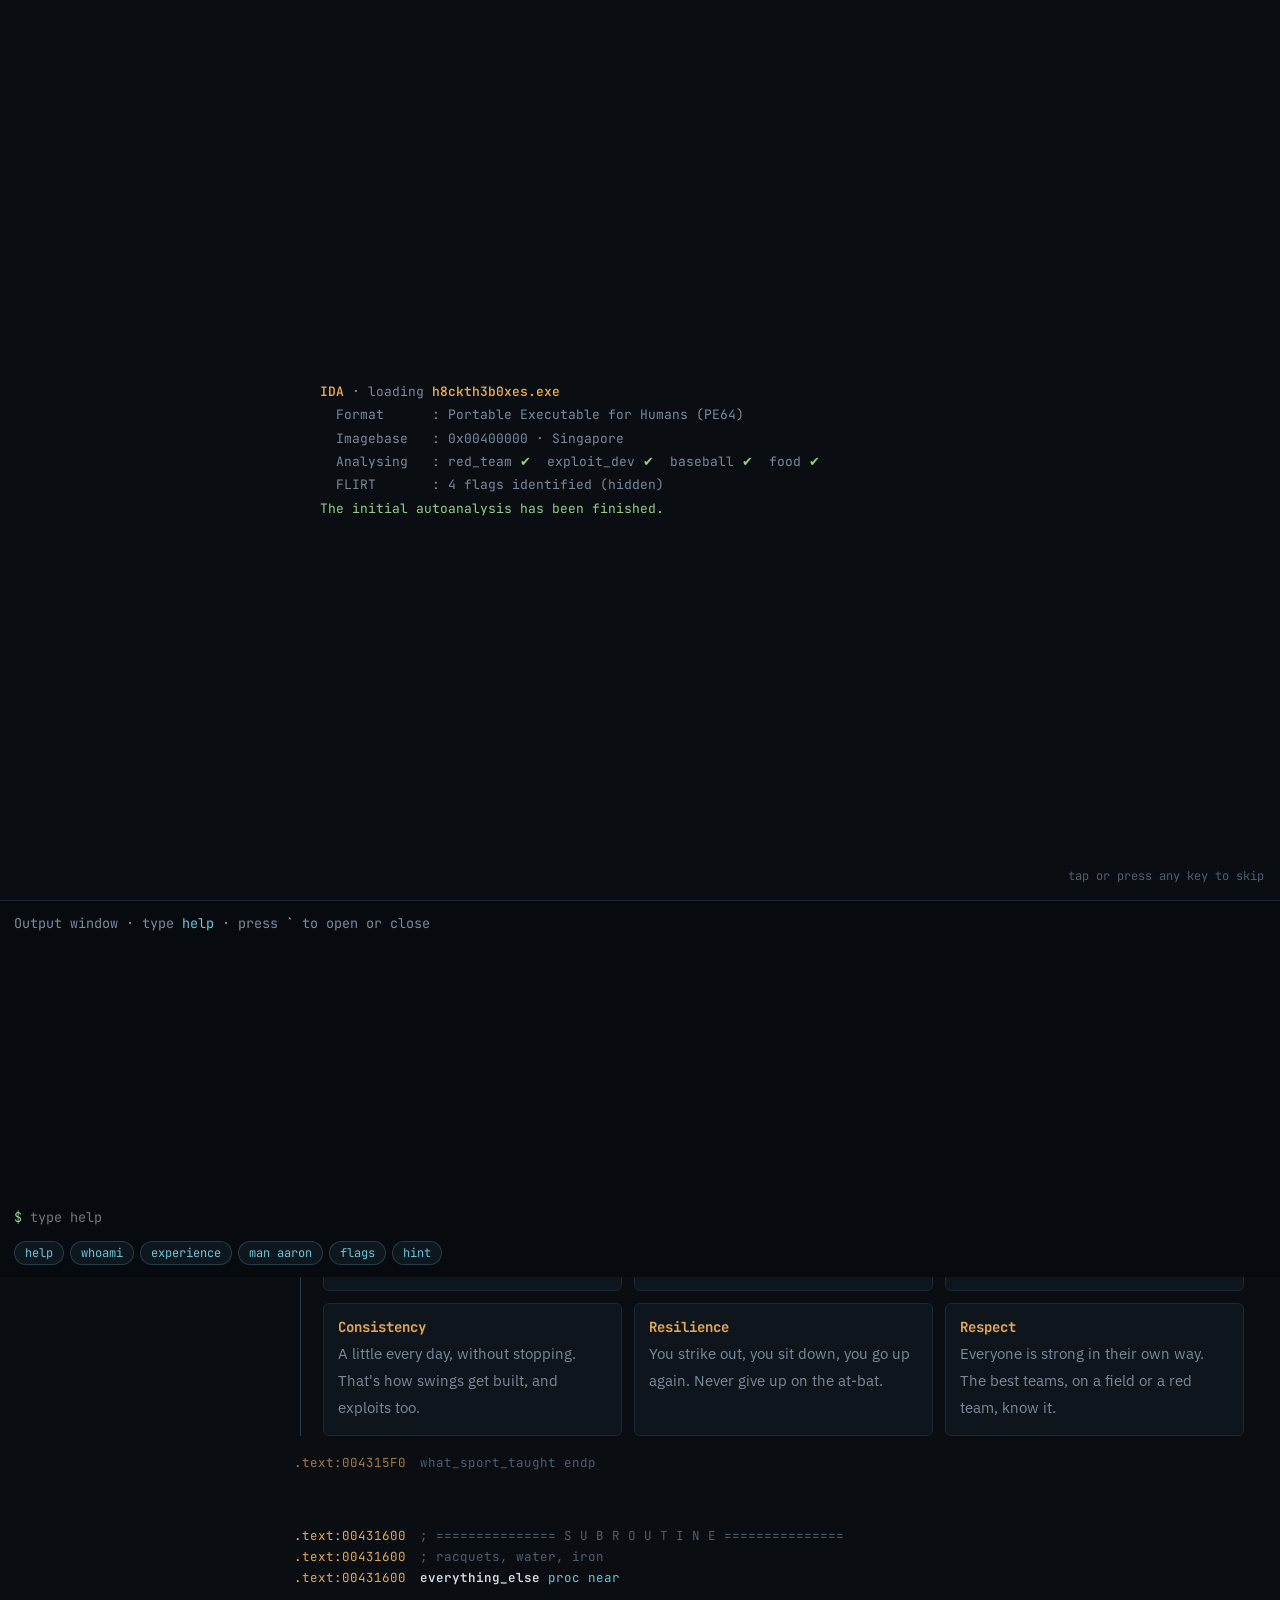
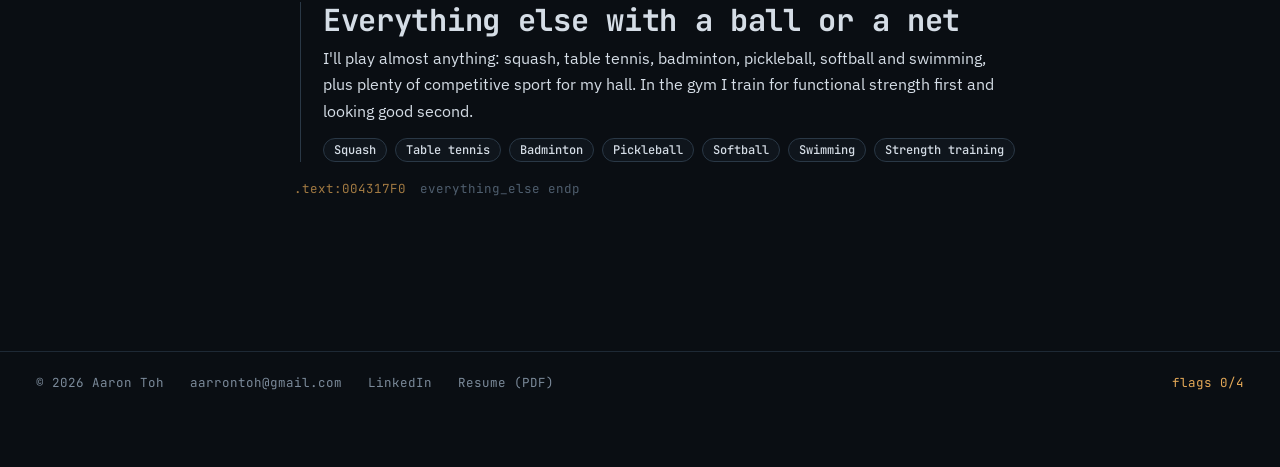
<file: sport.html>
<!doctype html>
<html lang="en">
<head>
<meta charset="utf-8">
<meta name="viewport" content="width=device-width, initial-scale=1, viewport-fit=cover">
<title>Sport · Aaron Toh</title>
<meta name="description" content="Team Singapore baseball #5, Asian Games 2023, and what sport taught a red teamer.">
<meta name="theme-color" content="#0a0e13">
<meta property="og:title" content="Sport · Aaron Toh">
<meta property="og:description" content="Team Singapore baseball #5, Asian Games 2023, and what sport taught a red teamer.">
<meta property="og:type" content="website">
<link rel="icon" href="data:image/svg+xml,%3Csvg%20viewBox%3D%220%200%2016%2016%22%20xmlns%3D%22http%3A//www.w3.org/2000/svg%22%20shape-rendering%3D%22crispEdges%22%3E%3Crect%20x%3D%226%22%20y%3D%220%22%20width%3D%221%22%20height%3D%221%22%20fill%3D%22%230d141c%22/%3E%3Crect%20x%3D%227%22%20y%3D%220%22%20width%3D%221%22%20height%3D%221%22%20fill%3D%22%230d141c%22/%3E%3Crect%20x%3D%228%22%20y%3D%220%22%20width%3D%221%22%20height%3D%221%22%20fill%3D%22%230d141c%22/%3E%3Crect%20x%3D%229%22%20y%3D%220%22%20width%3D%221%22%20height%3D%221%22%20fill%3D%22%230d141c%22/%3E%3Crect%20x%3D%224%22%20y%3D%221%22%20width%3D%221%22%20height%3D%221%22%20fill%3D%22%230d141c%22/%3E%3Crect%20x%3D%225%22%20y%3D%221%22%20width%3D%221%22%20height%3D%221%22%20fill%3D%22%230d141c%22/%3E%3Crect%20x%3D%226%22%20y%3D%221%22%20width%3D%221%22%20height%3D%221%22%20fill%3D%22%23d0383a%22/%3E%3Crect%20x%3D%227%22%20y%3D%221%22%20width%3D%221%22%20height%3D%221%22%20fill%3D%22%23d0383a%22/%3E%3Crect%20x%3D%228%22%20y%3D%221%22%20width%3D%221%22%20height%3D%221%22%20fill%3D%22%23d0383a%22/%3E%3Crect%20x%3D%229%22%20y%3D%221%22%20width%3D%221%22%20height%3D%221%22%20fill%3D%22%23d0383a%22/%3E%3Crect%20x%3D%2210%22%20y%3D%221%22%20width%3D%221%22%20height%3D%221%22%20fill%3D%22%230d141c%22/%3E%3Crect%20x%3D%2211%22%20y%3D%221%22%20width%3D%221%22%20height%3D%221%22%20fill%3D%22%230d141c%22/%3E%3Crect%20x%3D%223%22%20y%3D%222%22%20width%3D%221%22%20height%3D%221%22%20fill%3D%22%230d141c%22/%3E%3Crect%20x%3D%224%22%20y%3D%222%22%20width%3D%221%22%20height%3D%221%22%20fill%3D%22%23d0383a%22/%3E%3Crect%20x%3D%225%22%20y%3D%222%22%20width%3D%221%22%20height%3D%221%22%20fill%3D%22%23d0383a%22/%3E%3Crect%20x%3D%226%22%20y%3D%222%22%20width%3D%221%22%20height%3D%221%22%20fill%3D%22%23d0383a%22/%3E%3Crect%20x%3D%227%22%20y%3D%222%22%20width%3D%221%22%20height%3D%221%22%20fill%3D%22%23d0383a%22/%3E%3Crect%20x%3D%228%22%20y%3D%222%22%20width%3D%221%22%20height%3D%221%22%20fill%3D%22%23d0383a%22/%3E%3Crect%20x%3D%229%22%20y%3D%222%22%20width%3D%221%22%20height%3D%221%22%20fill%3D%22%23d0383a%22/%3E%3Crect%20x%3D%2210%22%20y%3D%222%22%20width%3D%221%22%20height%3D%221%22%20fill%3D%22%23d0383a%22/%3E%3Crect%20x%3D%2211%22%20y%3D%222%22%20width%3D%221%22%20height%3D%221%22%20fill%3D%22%23d0383a%22/%3E%3Crect%20x%3D%2212%22%20y%3D%222%22%20width%3D%221%22%20height%3D%221%22%20fill%3D%22%230d141c%22/%3E%3Crect%20x%3D%222%22%20y%3D%223%22%20width%3D%221%22%20height%3D%221%22%20fill%3D%22%230d141c%22/%3E%3Crect%20x%3D%223%22%20y%3D%223%22%20width%3D%221%22%20height%3D%221%22%20fill%3D%22%23d0383a%22/%3E%3Crect%20x%3D%224%22%20y%3D%223%22%20width%3D%221%22%20height%3D%221%22%20fill%3D%22%23d0383a%22/%3E%3Crect%20x%3D%225%22%20y%3D%223%22%20width%3D%221%22%20height%3D%221%22%20fill%3D%22%23d0383a%22/%3E%3Crect%20x%3D%226%22%20y%3D%223%22%20width%3D%221%22%20height%3D%221%22%20fill%3D%22%23d0383a%22/%3E%3Crect%20x%3D%227%22%20y%3D%223%22%20width%3D%221%22%20height%3D%221%22%20fill%3D%22%23d0383a%22/%3E%3Crect%20x%3D%228%22%20y%3D%223%22%20width%3D%221%22%20height%3D%221%22%20fill%3D%22%23d0383a%22/%3E%3Crect%20x%3D%229%22%20y%3D%223%22%20width%3D%221%22%20height%3D%221%22%20fill%3D%22%23d0383a%22/%3E%3Crect%20x%3D%2210%22%20y%3D%223%22%20width%3D%221%22%20height%3D%221%22%20fill%3D%22%23d0383a%22/%3E%3Crect%20x%3D%2211%22%20y%3D%223%22%20width%3D%221%22%20height%3D%221%22%20fill%3D%22%23d0383a%22/%3E%3Crect%20x%3D%2212%22%20y%3D%223%22%20width%3D%221%22%20height%3D%221%22%20fill%3D%22%23d0383a%22/%3E%3Crect%20x%3D%2213%22%20y%3D%223%22%20width%3D%221%22%20height%3D%221%22%20fill%3D%22%230d141c%22/%3E%3Crect%20x%3D%222%22%20y%3D%224%22%20width%3D%221%22%20height%3D%221%22%20fill%3D%22%230d141c%22/%3E%3Crect%20x%3D%223%22%20y%3D%224%22%20width%3D%221%22%20height%3D%221%22%20fill%3D%22%239e2629%22/%3E%3Crect%20x%3D%224%22%20y%3D%224%22%20width%3D%221%22%20height%3D%221%22%20fill%3D%22%239e2629%22/%3E%3Crect%20x%3D%225%22%20y%3D%224%22%20width%3D%221%22%20height%3D%221%22%20fill%3D%22%239e2629%22/%3E%3Crect%20x%3D%226%22%20y%3D%224%22%20width%3D%221%22%20height%3D%221%22%20fill%3D%22%239e2629%22/%3E%3Crect%20x%3D%227%22%20y%3D%224%22%20width%3D%221%22%20height%3D%221%22%20fill%3D%22%239e2629%22/%3E%3Crect%20x%3D%228%22%20y%3D%224%22%20width%3D%221%22%20height%3D%221%22%20fill%3D%22%239e2629%22/%3E%3Crect%20x%3D%229%22%20y%3D%224%22%20width%3D%221%22%20height%3D%221%22%20fill%3D%22%239e2629%22/%3E%3Crect%20x%3D%2210%22%20y%3D%224%22%20width%3D%221%22%20height%3D%221%22%20fill%3D%22%239e2629%22/%3E%3Crect%20x%3D%2211%22%20y%3D%224%22%20width%3D%221%22%20height%3D%221%22%20fill%3D%22%239e2629%22/%3E%3Crect%20x%3D%2212%22%20y%3D%224%22%20width%3D%221%22%20height%3D%221%22%20fill%3D%22%239e2629%22/%3E%3Crect%20x%3D%2213%22%20y%3D%224%22%20width%3D%221%22%20height%3D%221%22%20fill%3D%22%239e2629%22/%3E%3Crect%20x%3D%2214%22%20y%3D%224%22%20width%3D%221%22%20height%3D%221%22%20fill%3D%22%239e2629%22/%3E%3Crect%20x%3D%2215%22%20y%3D%224%22%20width%3D%221%22%20height%3D%221%22%20fill%3D%22%230d141c%22/%3E%3Crect%20x%3D%222%22%20y%3D%225%22%20width%3D%221%22%20height%3D%221%22%20fill%3D%22%230d141c%22/%3E%3Crect%20x%3D%223%22%20y%3D%225%22%20width%3D%221%22%20height%3D%221%22%20fill%3D%22%232a2a2e%22/%3E%3Crect%20x%3D%224%22%20y%3D%225%22%20width%3D%221%22%20height%3D%221%22%20fill%3D%22%23f0c39a%22/%3E%3Crect%20x%3D%225%22%20y%3D%225%22%20width%3D%221%22%20height%3D%221%22%20fill%3D%22%23f0c39a%22/%3E%3Crect%20x%3D%226%22%20y%3D%225%22%20width%3D%221%22%20height%3D%221%22%20fill%3D%22%23f0c39a%22/%3E%3Crect%20x%3D%227%22%20y%3D%225%22%20width%3D%221%22%20height%3D%221%22%20fill%3D%22%23f0c39a%22/%3E%3Crect%20x%3D%228%22%20y%3D%225%22%20width%3D%221%22%20height%3D%221%22%20fill%3D%22%23f0c39a%22/%3E%3Crect%20x%3D%229%22%20y%3D%225%22%20width%3D%221%22%20height%3D%221%22%20fill%3D%22%23f0c39a%22/%3E%3Crect%20x%3D%2210%22%20y%3D%225%22%20width%3D%221%22%20height%3D%221%22%20fill%3D%22%23f0c39a%22/%3E%3Crect%20x%3D%2211%22%20y%3D%225%22%20width%3D%221%22%20height%3D%221%22%20fill%3D%22%23f0c39a%22/%3E%3Crect%20x%3D%2212%22%20y%3D%225%22%20width%3D%221%22%20height%3D%221%22%20fill%3D%22%232a2a2e%22/%3E%3Crect%20x%3D%2213%22%20y%3D%225%22%20width%3D%221%22%20height%3D%221%22%20fill%3D%22%230d141c%22/%3E%3Crect%20x%3D%222%22%20y%3D%226%22%20width%3D%221%22%20height%3D%221%22%20fill%3D%22%230d141c%22/%3E%3Crect%20x%3D%223%22%20y%3D%226%22%20width%3D%221%22%20height%3D%221%22%20fill%3D%22%23f0c39a%22/%3E%3Crect%20x%3D%224%22%20y%3D%226%22%20width%3D%221%22%20height%3D%221%22%20fill%3D%22%23f0c39a%22/%3E%3Crect%20x%3D%225%22%20y%3D%226%22%20width%3D%221%22%20height%3D%221%22%20fill%3D%22%2311161c%22/%3E%3Crect%20x%3D%226%22%20y%3D%226%22%20width%3D%221%22%20height%3D%221%22%20fill%3D%22%23f0c39a%22/%3E%3Crect%20x%3D%227%22%20y%3D%226%22%20width%3D%221%22%20height%3D%221%22%20fill%3D%22%23f0c39a%22/%3E%3Crect%20x%3D%228%22%20y%3D%226%22%20width%3D%221%22%20height%3D%221%22%20fill%3D%22%23f0c39a%22/%3E%3Crect%20x%3D%229%22%20y%3D%226%22%20width%3D%221%22%20height%3D%221%22%20fill%3D%22%23f0c39a%22/%3E%3Crect%20x%3D%2210%22%20y%3D%226%22%20width%3D%221%22%20height%3D%221%22%20fill%3D%22%2311161c%22/%3E%3Crect%20x%3D%2211%22%20y%3D%226%22%20width%3D%221%22%20height%3D%221%22%20fill%3D%22%23f0c39a%22/%3E%3Crect%20x%3D%2212%22%20y%3D%226%22%20width%3D%221%22%20height%3D%221%22%20fill%3D%22%23f0c39a%22/%3E%3Crect%20x%3D%2213%22%20y%3D%226%22%20width%3D%221%22%20height%3D%221%22%20fill%3D%22%230d141c%22/%3E%3Crect%20x%3D%222%22%20y%3D%227%22%20width%3D%221%22%20height%3D%221%22%20fill%3D%22%230d141c%22/%3E%3Crect%20x%3D%223%22%20y%3D%227%22%20width%3D%221%22%20height%3D%221%22%20fill%3D%22%23f0c39a%22/%3E%3Crect%20x%3D%224%22%20y%3D%227%22%20width%3D%221%22%20height%3D%221%22%20fill%3D%22%23f0c39a%22/%3E%3Crect%20x%3D%225%22%20y%3D%227%22%20width%3D%221%22%20height%3D%221%22%20fill%3D%22%23f0c39a%22/%3E%3Crect%20x%3D%226%22%20y%3D%227%22%20width%3D%221%22%20height%3D%221%22%20fill%3D%22%23f0c39a%22/%3E%3Crect%20x%3D%227%22%20y%3D%227%22%20width%3D%221%22%20height%3D%221%22%20fill%3D%22%23f0c39a%22/%3E%3Crect%20x%3D%228%22%20y%3D%227%22%20width%3D%221%22%20height%3D%221%22%20fill%3D%22%23f0c39a%22/%3E%3Crect%20x%3D%229%22%20y%3D%227%22%20width%3D%221%22%20height%3D%221%22%20fill%3D%22%23f0c39a%22/%3E%3Crect%20x%3D%2210%22%20y%3D%227%22%20width%3D%221%22%20height%3D%221%22%20fill%3D%22%23f0c39a%22/%3E%3Crect%20x%3D%2211%22%20y%3D%227%22%20width%3D%221%22%20height%3D%221%22%20fill%3D%22%23f0c39a%22/%3E%3Crect%20x%3D%2212%22%20y%3D%227%22%20width%3D%221%22%20height%3D%221%22%20fill%3D%22%23f0c39a%22/%3E%3Crect%20x%3D%2213%22%20y%3D%227%22%20width%3D%221%22%20height%3D%221%22%20fill%3D%22%230d141c%22/%3E%3Crect%20x%3D%222%22%20y%3D%228%22%20width%3D%221%22%20height%3D%221%22%20fill%3D%22%230d141c%22/%3E%3Crect%20x%3D%223%22%20y%3D%228%22%20width%3D%221%22%20height%3D%221%22%20fill%3D%22%23f0c39a%22/%3E%3Crect%20x%3D%224%22%20y%3D%228%22%20width%3D%221%22%20height%3D%221%22%20fill%3D%22%23f0c39a%22/%3E%3Crect%20x%3D%225%22%20y%3D%228%22%20width%3D%221%22%20height%3D%221%22%20fill%3D%22%23f0c39a%22/%3E%3Crect%20x%3D%226%22%20y%3D%228%22%20width%3D%221%22%20height%3D%221%22%20fill%3D%22%23c47e62%22/%3E%3Crect%20x%3D%227%22%20y%3D%228%22%20width%3D%221%22%20height%3D%221%22%20fill%3D%22%23c47e62%22/%3E%3Crect%20x%3D%228%22%20y%3D%228%22%20width%3D%221%22%20height%3D%221%22%20fill%3D%22%23c47e62%22/%3E%3Crect%20x%3D%229%22%20y%3D%228%22%20width%3D%221%22%20height%3D%221%22%20fill%3D%22%23c47e62%22/%3E%3Crect%20x%3D%2210%22%20y%3D%228%22%20width%3D%221%22%20height%3D%221%22%20fill%3D%22%23f0c39a%22/%3E%3Crect%20x%3D%2211%22%20y%3D%228%22%20width%3D%221%22%20height%3D%221%22%20fill%3D%22%23f0c39a%22/%3E%3Crect%20x%3D%2212%22%20y%3D%228%22%20width%3D%221%22%20height%3D%221%22%20fill%3D%22%23f0c39a%22/%3E%3Crect%20x%3D%2213%22%20y%3D%228%22%20width%3D%221%22%20height%3D%221%22%20fill%3D%22%230d141c%22/%3E%3Crect%20x%3D%223%22%20y%3D%229%22%20width%3D%221%22%20height%3D%221%22%20fill%3D%22%230d141c%22/%3E%3Crect%20x%3D%224%22%20y%3D%229%22%20width%3D%221%22%20height%3D%221%22%20fill%3D%22%23f0c39a%22/%3E%3Crect%20x%3D%225%22%20y%3D%229%22%20width%3D%221%22%20height%3D%221%22%20fill%3D%22%23f0c39a%22/%3E%3Crect%20x%3D%226%22%20y%3D%229%22%20width%3D%221%22%20height%3D%221%22%20fill%3D%22%23f0c39a%22/%3E%3Crect%20x%3D%227%22%20y%3D%229%22%20width%3D%221%22%20height%3D%221%22%20fill%3D%22%23f0c39a%22/%3E%3Crect%20x%3D%228%22%20y%3D%229%22%20width%3D%221%22%20height%3D%221%22%20fill%3D%22%23f0c39a%22/%3E%3Crect%20x%3D%229%22%20y%3D%229%22%20width%3D%221%22%20height%3D%221%22%20fill%3D%22%23f0c39a%22/%3E%3Crect%20x%3D%2210%22%20y%3D%229%22%20width%3D%221%22%20height%3D%221%22%20fill%3D%22%23f0c39a%22/%3E%3Crect%20x%3D%2211%22%20y%3D%229%22%20width%3D%221%22%20height%3D%221%22%20fill%3D%22%23f0c39a%22/%3E%3Crect%20x%3D%2212%22%20y%3D%229%22%20width%3D%221%22%20height%3D%221%22%20fill%3D%22%23f0c39a%22/%3E%3Crect%20x%3D%2213%22%20y%3D%229%22%20width%3D%221%22%20height%3D%221%22%20fill%3D%22%230d141c%22/%3E%3Crect%20x%3D%224%22%20y%3D%2210%22%20width%3D%221%22%20height%3D%221%22%20fill%3D%22%230d141c%22/%3E%3Crect%20x%3D%225%22%20y%3D%2210%22%20width%3D%221%22%20height%3D%221%22%20fill%3D%22%230d141c%22/%3E%3Crect%20x%3D%226%22%20y%3D%2210%22%20width%3D%221%22%20height%3D%221%22%20fill%3D%22%23f0c39a%22/%3E%3Crect%20x%3D%227%22%20y%3D%2210%22%20width%3D%221%22%20height%3D%221%22%20fill%3D%22%23f0c39a%22/%3E%3Crect%20x%3D%228%22%20y%3D%2210%22%20width%3D%221%22%20height%3D%221%22%20fill%3D%22%23f0c39a%22/%3E%3Crect%20x%3D%229%22%20y%3D%2210%22%20width%3D%221%22%20height%3D%221%22%20fill%3D%22%23f0c39a%22/%3E%3Crect%20x%3D%2210%22%20y%3D%2210%22%20width%3D%221%22%20height%3D%221%22%20fill%3D%22%230d141c%22/%3E%3Crect%20x%3D%2211%22%20y%3D%2210%22%20width%3D%221%22%20height%3D%221%22%20fill%3D%22%230d141c%22/%3E%3Crect%20x%3D%222%22%20y%3D%2211%22%20width%3D%221%22%20height%3D%221%22%20fill%3D%22%230d141c%22/%3E%3Crect%20x%3D%223%22%20y%3D%2211%22%20width%3D%221%22%20height%3D%221%22%20fill%3D%22%230d141c%22/%3E%3Crect%20x%3D%224%22%20y%3D%2211%22%20width%3D%221%22%20height%3D%221%22%20fill%3D%22%23e3a857%22/%3E%3Crect%20x%3D%225%22%20y%3D%2211%22%20width%3D%221%22%20height%3D%221%22%20fill%3D%22%23e3a857%22/%3E%3Crect%20x%3D%226%22%20y%3D%2211%22%20width%3D%221%22%20height%3D%221%22%20fill%3D%22%23e3a857%22/%3E%3Crect%20x%3D%227%22%20y%3D%2211%22%20width%3D%221%22%20height%3D%221%22%20fill%3D%22%230d141c%22/%3E%3Crect%20x%3D%228%22%20y%3D%2211%22%20width%3D%221%22%20height%3D%221%22%20fill%3D%22%230d141c%22/%3E%3Crect%20x%3D%229%22%20y%3D%2211%22%20width%3D%221%22%20height%3D%221%22%20fill%3D%22%23e3a857%22/%3E%3Crect%20x%3D%2210%22%20y%3D%2211%22%20width%3D%221%22%20height%3D%221%22%20fill%3D%22%23e3a857%22/%3E%3Crect%20x%3D%2211%22%20y%3D%2211%22%20width%3D%221%22%20height%3D%221%22%20fill%3D%22%23e3a857%22/%3E%3Crect%20x%3D%2212%22%20y%3D%2211%22%20width%3D%221%22%20height%3D%221%22%20fill%3D%22%230d141c%22/%3E%3Crect%20x%3D%2213%22%20y%3D%2211%22%20width%3D%221%22%20height%3D%221%22%20fill%3D%22%230d141c%22/%3E%3Crect%20x%3D%221%22%20y%3D%2212%22%20width%3D%221%22%20height%3D%221%22%20fill%3D%22%230d141c%22/%3E%3Crect%20x%3D%222%22%20y%3D%2212%22%20width%3D%221%22%20height%3D%221%22%20fill%3D%22%23e3a857%22/%3E%3Crect%20x%3D%223%22%20y%3D%2212%22%20width%3D%221%22%20height%3D%221%22%20fill%3D%22%23e3a857%22/%3E%3Crect%20x%3D%224%22%20y%3D%2212%22%20width%3D%221%22%20height%3D%221%22%20fill%3D%22%23e3a857%22/%3E%3Crect%20x%3D%225%22%20y%3D%2212%22%20width%3D%221%22%20height%3D%221%22%20fill%3D%22%23e3a857%22/%3E%3Crect%20x%3D%226%22%20y%3D%2212%22%20width%3D%221%22%20height%3D%221%22%20fill%3D%22%23e3a857%22/%3E%3Crect%20x%3D%227%22%20y%3D%2212%22%20width%3D%221%22%20height%3D%221%22%20fill%3D%22%230d141c%22/%3E%3Crect%20x%3D%228%22%20y%3D%2212%22%20width%3D%221%22%20height%3D%221%22%20fill%3D%22%230d141c%22/%3E%3Crect%20x%3D%229%22%20y%3D%2212%22%20width%3D%221%22%20height%3D%221%22%20fill%3D%22%23e3a857%22/%3E%3Crect%20x%3D%2210%22%20y%3D%2212%22%20width%3D%221%22%20height%3D%221%22%20fill%3D%22%23e3a857%22/%3E%3Crect%20x%3D%2211%22%20y%3D%2212%22%20width%3D%221%22%20height%3D%221%22%20fill%3D%22%23e3a857%22/%3E%3Crect%20x%3D%2212%22%20y%3D%2212%22%20width%3D%221%22%20height%3D%221%22%20fill%3D%22%23e3a857%22/%3E%3Crect%20x%3D%2213%22%20y%3D%2212%22%20width%3D%221%22%20height%3D%221%22%20fill%3D%22%23e3a857%22/%3E%3Crect%20x%3D%2214%22%20y%3D%2212%22%20width%3D%221%22%20height%3D%221%22%20fill%3D%22%230d141c%22/%3E%3Crect%20x%3D%221%22%20y%3D%2213%22%20width%3D%221%22%20height%3D%221%22%20fill%3D%22%230d141c%22/%3E%3Crect%20x%3D%222%22%20y%3D%2213%22%20width%3D%221%22%20height%3D%221%22%20fill%3D%22%23e3a857%22/%3E%3Crect%20x%3D%223%22%20y%3D%2213%22%20width%3D%221%22%20height%3D%221%22%20fill%3D%22%23e3a857%22/%3E%3Crect%20x%3D%224%22%20y%3D%2213%22%20width%3D%221%22%20height%3D%221%22%20fill%3D%22%23e3a857%22/%3E%3Crect%20x%3D%225%22%20y%3D%2213%22%20width%3D%221%22%20height%3D%221%22%20fill%3D%22%23e3a857%22/%3E%3Crect%20x%3D%226%22%20y%3D%2213%22%20width%3D%221%22%20height%3D%221%22%20fill%3D%22%23e3a857%22/%3E%3Crect%20x%3D%227%22%20y%3D%2213%22%20width%3D%221%22%20height%3D%221%22%20fill%3D%22%23e3a857%22/%3E%3Crect%20x%3D%228%22%20y%3D%2213%22%20width%3D%221%22%20height%3D%221%22%20fill%3D%22%23e3a857%22/%3E%3Crect%20x%3D%229%22%20y%3D%2213%22%20width%3D%221%22%20height%3D%221%22%20fill%3D%22%23e3a857%22/%3E%3Crect%20x%3D%2210%22%20y%3D%2213%22%20width%3D%221%22%20height%3D%221%22%20fill%3D%22%23e3a857%22/%3E%3Crect%20x%3D%2211%22%20y%3D%2213%22%20width%3D%221%22%20height%3D%221%22%20fill%3D%22%23e3a857%22/%3E%3Crect%20x%3D%2212%22%20y%3D%2213%22%20width%3D%221%22%20height%3D%221%22%20fill%3D%22%23e3a857%22/%3E%3Crect%20x%3D%2213%22%20y%3D%2213%22%20width%3D%221%22%20height%3D%221%22%20fill%3D%22%23e3a857%22/%3E%3Crect%20x%3D%2214%22%20y%3D%2213%22%20width%3D%221%22%20height%3D%221%22%20fill%3D%22%230d141c%22/%3E%3Crect%20x%3D%221%22%20y%3D%2214%22%20width%3D%221%22%20height%3D%221%22%20fill%3D%22%230d141c%22/%3E%3Crect%20x%3D%222%22%20y%3D%2214%22%20width%3D%221%22%20height%3D%221%22%20fill%3D%22%23e3a857%22/%3E%3Crect%20x%3D%223%22%20y%3D%2214%22%20width%3D%221%22%20height%3D%221%22%20fill%3D%22%23e3a857%22/%3E%3Crect%20x%3D%224%22%20y%3D%2214%22%20width%3D%221%22%20height%3D%221%22%20fill%3D%22%23e3a857%22/%3E%3Crect%20x%3D%225%22%20y%3D%2214%22%20width%3D%221%22%20height%3D%221%22%20fill%3D%22%23e3a857%22/%3E%3Crect%20x%3D%226%22%20y%3D%2214%22%20width%3D%221%22%20height%3D%221%22%20fill%3D%22%23e3a857%22/%3E%3Crect%20x%3D%227%22%20y%3D%2214%22%20width%3D%221%22%20height%3D%221%22%20fill%3D%22%23e3a857%22/%3E%3Crect%20x%3D%228%22%20y%3D%2214%22%20width%3D%221%22%20height%3D%221%22%20fill%3D%22%23e3a857%22/%3E%3Crect%20x%3D%229%22%20y%3D%2214%22%20width%3D%221%22%20height%3D%221%22%20fill%3D%22%23e3a857%22/%3E%3Crect%20x%3D%2210%22%20y%3D%2214%22%20width%3D%221%22%20height%3D%221%22%20fill%3D%22%23e3a857%22/%3E%3Crect%20x%3D%2211%22%20y%3D%2214%22%20width%3D%221%22%20height%3D%221%22%20fill%3D%22%23e3a857%22/%3E%3Crect%20x%3D%2212%22%20y%3D%2214%22%20width%3D%221%22%20height%3D%221%22%20fill%3D%22%23e3a857%22/%3E%3Crect%20x%3D%2213%22%20y%3D%2214%22%20width%3D%221%22%20height%3D%221%22%20fill%3D%22%23e3a857%22/%3E%3Crect%20x%3D%2214%22%20y%3D%2214%22%20width%3D%221%22%20height%3D%221%22%20fill%3D%22%230d141c%22/%3E%3Crect%20x%3D%221%22%20y%3D%2215%22%20width%3D%221%22%20height%3D%221%22%20fill%3D%22%230d141c%22/%3E%3Crect%20x%3D%222%22%20y%3D%2215%22%20width%3D%221%22%20height%3D%221%22%20fill%3D%22%230d141c%22/%3E%3Crect%20x%3D%223%22%20y%3D%2215%22%20width%3D%221%22%20height%3D%221%22%20fill%3D%22%230d141c%22/%3E%3Crect%20x%3D%224%22%20y%3D%2215%22%20width%3D%221%22%20height%3D%221%22%20fill%3D%22%230d141c%22/%3E%3Crect%20x%3D%225%22%20y%3D%2215%22%20width%3D%221%22%20height%3D%221%22%20fill%3D%22%230d141c%22/%3E%3Crect%20x%3D%226%22%20y%3D%2215%22%20width%3D%221%22%20height%3D%221%22%20fill%3D%22%230d141c%22/%3E%3Crect%20x%3D%227%22%20y%3D%2215%22%20width%3D%221%22%20height%3D%221%22%20fill%3D%22%230d141c%22/%3E%3Crect%20x%3D%228%22%20y%3D%2215%22%20width%3D%221%22%20height%3D%221%22%20fill%3D%22%230d141c%22/%3E%3Crect%20x%3D%229%22%20y%3D%2215%22%20width%3D%221%22%20height%3D%221%22%20fill%3D%22%230d141c%22/%3E%3Crect%20x%3D%2210%22%20y%3D%2215%22%20width%3D%221%22%20height%3D%221%22%20fill%3D%22%230d141c%22/%3E%3Crect%20x%3D%2211%22%20y%3D%2215%22%20width%3D%221%22%20height%3D%221%22%20fill%3D%22%230d141c%22/%3E%3Crect%20x%3D%2212%22%20y%3D%2215%22%20width%3D%221%22%20height%3D%221%22%20fill%3D%22%230d141c%22/%3E%3Crect%20x%3D%2213%22%20y%3D%2215%22%20width%3D%221%22%20height%3D%221%22%20fill%3D%22%230d141c%22/%3E%3Crect%20x%3D%2214%22%20y%3D%2215%22%20width%3D%221%22%20height%3D%221%22%20fill%3D%22%230d141c%22/%3E%3C/svg%3E">
<meta property="og:image" content="https://aarrontoh.github.io/assets/og.png">
<meta property="og:url" content="https://aarrontoh.github.io/sport.html">
<meta name="twitter:card" content="summary_large_image">
<link rel="canonical" href="https://aarrontoh.github.io/sport.html">
<script type="application/ld+json">{"@context":"https://schema.org","@type":"Person","name":"Aaron Toh","alternateName":"h8ckth3b0xes","url":"https://aarrontoh.github.io/","jobTitle":"C4X Cybersecurity Officer","worksFor":{"@type":"GovernmentOrganization","name":"Digital and Intelligence Service"},"alumniOf":{"@type":"CollegeOrUniversity","name":"Nanyang Technological University"},"knowsAbout":["Red teaming","Exploit development","Adversary simulation","Penetration testing"],"sameAs":["https://www.linkedin.com/in/aaron-toh-sheng-rong-toh-823512200/"]}</script>
<link rel="preconnect" href="https://fonts.googleapis.com">
<link rel="preconnect" href="https://fonts.gstatic.com" crossorigin>
<link rel="stylesheet" href="https://fonts.googleapis.com/css2?family=IBM+Plex+Sans:wght@400;500;600&family=JetBrains+Mono:wght@400;500;600;700;800&display=swap">
<link rel="stylesheet" href="assets/css/site.css">
</head>
<body data-page="sport">
<a class="skip" href="#view">Skip to content</a>
<div class="boot" aria-hidden="true"><pre><b>IDA</b> · loading <b>h8ckth3b0xes.exe</b>
  Format      : Portable Executable for Humans (PE64)
  Imagebase   : 0x00400000 · Singapore
  Analysing   : red_team <i>✔</i>  exploit_dev <i>✔</i>  baseball <i>✔</i>  food <i>✔</i>
  FLIRT       : 4 flags identified (hidden)
<i>The initial autoanalysis has been finished.</i></pre><span class="skip2">tap or press any key to skip</span></div>
<header class="top">
  <div class="in">
    <a class="brand" href="index.html" aria-label="h8ckth3b0xes home"><svg viewBox="0 0 16 16" role="img" aria-label="Pixel-art Aaron" shape-rendering="crispEdges"><rect x="6" y="0" width="1" height="1" fill="#0d141c"/><rect x="7" y="0" width="1" height="1" fill="#0d141c"/><rect x="8" y="0" width="1" height="1" fill="#0d141c"/><rect x="9" y="0" width="1" height="1" fill="#0d141c"/><rect x="4" y="1" width="1" height="1" fill="#0d141c"/><rect x="5" y="1" width="1" height="1" fill="#0d141c"/><rect x="6" y="1" width="1" height="1" fill="#d0383a"/><rect x="7" y="1" width="1" height="1" fill="#d0383a"/><rect x="8" y="1" width="1" height="1" fill="#d0383a"/><rect x="9" y="1" width="1" height="1" fill="#d0383a"/><rect x="10" y="1" width="1" height="1" fill="#0d141c"/><rect x="11" y="1" width="1" height="1" fill="#0d141c"/><rect x="3" y="2" width="1" height="1" fill="#0d141c"/><rect x="4" y="2" width="1" height="1" fill="#d0383a"/><rect x="5" y="2" width="1" height="1" fill="#d0383a"/><rect x="6" y="2" width="1" height="1" fill="#d0383a"/><rect x="7" y="2" width="1" height="1" fill="#d0383a"/><rect x="8" y="2" width="1" height="1" fill="#d0383a"/><rect x="9" y="2" width="1" height="1" fill="#d0383a"/><rect x="10" y="2" width="1" height="1" fill="#d0383a"/><rect x="11" y="2" width="1" height="1" fill="#d0383a"/><rect x="12" y="2" width="1" height="1" fill="#0d141c"/><rect x="2" y="3" width="1" height="1" fill="#0d141c"/><rect x="3" y="3" width="1" height="1" fill="#d0383a"/><rect x="4" y="3" width="1" height="1" fill="#d0383a"/><rect x="5" y="3" width="1" height="1" fill="#d0383a"/><rect x="6" y="3" width="1" height="1" fill="#d0383a"/><rect x="7" y="3" width="1" height="1" fill="#d0383a"/><rect x="8" y="3" width="1" height="1" fill="#d0383a"/><rect x="9" y="3" width="1" height="1" fill="#d0383a"/><rect x="10" y="3" width="1" height="1" fill="#d0383a"/><rect x="11" y="3" width="1" height="1" fill="#d0383a"/><rect x="12" y="3" width="1" height="1" fill="#d0383a"/><rect x="13" y="3" width="1" height="1" fill="#0d141c"/><rect x="2" y="4" width="1" height="1" fill="#0d141c"/><rect x="3" y="4" width="1" height="1" fill="#9e2629"/><rect x="4" y="4" width="1" height="1" fill="#9e2629"/><rect x="5" y="4" width="1" height="1" fill="#9e2629"/><rect x="6" y="4" width="1" height="1" fill="#9e2629"/><rect x="7" y="4" width="1" height="1" fill="#9e2629"/><rect x="8" y="4" width="1" height="1" fill="#9e2629"/><rect x="9" y="4" width="1" height="1" fill="#9e2629"/><rect x="10" y="4" width="1" height="1" fill="#9e2629"/><rect x="11" y="4" width="1" height="1" fill="#9e2629"/><rect x="12" y="4" width="1" height="1" fill="#9e2629"/><rect x="13" y="4" width="1" height="1" fill="#9e2629"/><rect x="14" y="4" width="1" height="1" fill="#9e2629"/><rect x="15" y="4" width="1" height="1" fill="#0d141c"/><rect x="2" y="5" width="1" height="1" fill="#0d141c"/><rect x="3" y="5" width="1" height="1" fill="#2a2a2e"/><rect x="4" y="5" width="1" height="1" fill="#f0c39a"/><rect x="5" y="5" width="1" height="1" fill="#f0c39a"/><rect x="6" y="5" width="1" height="1" fill="#f0c39a"/><rect x="7" y="5" width="1" height="1" fill="#f0c39a"/><rect x="8" y="5" width="1" height="1" fill="#f0c39a"/><rect x="9" y="5" width="1" height="1" fill="#f0c39a"/><rect x="10" y="5" width="1" height="1" fill="#f0c39a"/><rect x="11" y="5" width="1" height="1" fill="#f0c39a"/><rect x="12" y="5" width="1" height="1" fill="#2a2a2e"/><rect x="13" y="5" width="1" height="1" fill="#0d141c"/><rect x="2" y="6" width="1" height="1" fill="#0d141c"/><rect x="3" y="6" width="1" height="1" fill="#f0c39a"/><rect x="4" y="6" width="1" height="1" fill="#f0c39a"/><rect x="5" y="6" width="1" height="1" fill="#11161c"/><rect x="6" y="6" width="1" height="1" fill="#f0c39a"/><rect x="7" y="6" width="1" height="1" fill="#f0c39a"/><rect x="8" y="6" width="1" height="1" fill="#f0c39a"/><rect x="9" y="6" width="1" height="1" fill="#f0c39a"/><rect x="10" y="6" width="1" height="1" fill="#11161c"/><rect x="11" y="6" width="1" height="1" fill="#f0c39a"/><rect x="12" y="6" width="1" height="1" fill="#f0c39a"/><rect x="13" y="6" width="1" height="1" fill="#0d141c"/><rect x="2" y="7" width="1" height="1" fill="#0d141c"/><rect x="3" y="7" width="1" height="1" fill="#f0c39a"/><rect x="4" y="7" width="1" height="1" fill="#f0c39a"/><rect x="5" y="7" width="1" height="1" fill="#f0c39a"/><rect x="6" y="7" width="1" height="1" fill="#f0c39a"/><rect x="7" y="7" width="1" height="1" fill="#f0c39a"/><rect x="8" y="7" width="1" height="1" fill="#f0c39a"/><rect x="9" y="7" width="1" height="1" fill="#f0c39a"/><rect x="10" y="7" width="1" height="1" fill="#f0c39a"/><rect x="11" y="7" width="1" height="1" fill="#f0c39a"/><rect x="12" y="7" width="1" height="1" fill="#f0c39a"/><rect x="13" y="7" width="1" height="1" fill="#0d141c"/><rect x="2" y="8" width="1" height="1" fill="#0d141c"/><rect x="3" y="8" width="1" height="1" fill="#f0c39a"/><rect x="4" y="8" width="1" height="1" fill="#f0c39a"/><rect x="5" y="8" width="1" height="1" fill="#f0c39a"/><rect x="6" y="8" width="1" height="1" fill="#c47e62"/><rect x="7" y="8" width="1" height="1" fill="#c47e62"/><rect x="8" y="8" width="1" height="1" fill="#c47e62"/><rect x="9" y="8" width="1" height="1" fill="#c47e62"/><rect x="10" y="8" width="1" height="1" fill="#f0c39a"/><rect x="11" y="8" width="1" height="1" fill="#f0c39a"/><rect x="12" y="8" width="1" height="1" fill="#f0c39a"/><rect x="13" y="8" width="1" height="1" fill="#0d141c"/><rect x="3" y="9" width="1" height="1" fill="#0d141c"/><rect x="4" y="9" width="1" height="1" fill="#f0c39a"/><rect x="5" y="9" width="1" height="1" fill="#f0c39a"/><rect x="6" y="9" width="1" height="1" fill="#f0c39a"/><rect x="7" y="9" width="1" height="1" fill="#f0c39a"/><rect x="8" y="9" width="1" height="1" fill="#f0c39a"/><rect x="9" y="9" width="1" height="1" fill="#f0c39a"/><rect x="10" y="9" width="1" height="1" fill="#f0c39a"/><rect x="11" y="9" width="1" height="1" fill="#f0c39a"/><rect x="12" y="9" width="1" height="1" fill="#f0c39a"/><rect x="13" y="9" width="1" height="1" fill="#0d141c"/><rect x="4" y="10" width="1" height="1" fill="#0d141c"/><rect x="5" y="10" width="1" height="1" fill="#0d141c"/><rect x="6" y="10" width="1" height="1" fill="#f0c39a"/><rect x="7" y="10" width="1" height="1" fill="#f0c39a"/><rect x="8" y="10" width="1" height="1" fill="#f0c39a"/><rect x="9" y="10" width="1" height="1" fill="#f0c39a"/><rect x="10" y="10" width="1" height="1" fill="#0d141c"/><rect x="11" y="10" width="1" height="1" fill="#0d141c"/><rect x="2" y="11" width="1" height="1" fill="#0d141c"/><rect x="3" y="11" width="1" height="1" fill="#0d141c"/><rect x="4" y="11" width="1" height="1" fill="#e3a857"/><rect x="5" y="11" width="1" height="1" fill="#e3a857"/><rect x="6" y="11" width="1" height="1" fill="#e3a857"/><rect x="7" y="11" width="1" height="1" fill="#0d141c"/><rect x="8" y="11" width="1" height="1" fill="#0d141c"/><rect x="9" y="11" width="1" height="1" fill="#e3a857"/><rect x="10" y="11" width="1" height="1" fill="#e3a857"/><rect x="11" y="11" width="1" height="1" fill="#e3a857"/><rect x="12" y="11" width="1" height="1" fill="#0d141c"/><rect x="13" y="11" width="1" height="1" fill="#0d141c"/><rect x="1" y="12" width="1" height="1" fill="#0d141c"/><rect x="2" y="12" width="1" height="1" fill="#e3a857"/><rect x="3" y="12" width="1" height="1" fill="#e3a857"/><rect x="4" y="12" width="1" height="1" fill="#e3a857"/><rect x="5" y="12" width="1" height="1" fill="#e3a857"/><rect x="6" y="12" width="1" height="1" fill="#e3a857"/><rect x="7" y="12" width="1" height="1" fill="#0d141c"/><rect x="8" y="12" width="1" height="1" fill="#0d141c"/><rect x="9" y="12" width="1" height="1" fill="#e3a857"/><rect x="10" y="12" width="1" height="1" fill="#e3a857"/><rect x="11" y="12" width="1" height="1" fill="#e3a857"/><rect x="12" y="12" width="1" height="1" fill="#e3a857"/><rect x="13" y="12" width="1" height="1" fill="#e3a857"/><rect x="14" y="12" width="1" height="1" fill="#0d141c"/><rect x="1" y="13" width="1" height="1" fill="#0d141c"/><rect x="2" y="13" width="1" height="1" fill="#e3a857"/><rect x="3" y="13" width="1" height="1" fill="#e3a857"/><rect x="4" y="13" width="1" height="1" fill="#e3a857"/><rect x="5" y="13" width="1" height="1" fill="#e3a857"/><rect x="6" y="13" width="1" height="1" fill="#e3a857"/><rect x="7" y="13" width="1" height="1" fill="#e3a857"/><rect x="8" y="13" width="1" height="1" fill="#e3a857"/><rect x="9" y="13" width="1" height="1" fill="#e3a857"/><rect x="10" y="13" width="1" height="1" fill="#e3a857"/><rect x="11" y="13" width="1" height="1" fill="#e3a857"/><rect x="12" y="13" width="1" height="1" fill="#e3a857"/><rect x="13" y="13" width="1" height="1" fill="#e3a857"/><rect x="14" y="13" width="1" height="1" fill="#0d141c"/><rect x="1" y="14" width="1" height="1" fill="#0d141c"/><rect x="2" y="14" width="1" height="1" fill="#e3a857"/><rect x="3" y="14" width="1" height="1" fill="#e3a857"/><rect x="4" y="14" width="1" height="1" fill="#e3a857"/><rect x="5" y="14" width="1" height="1" fill="#e3a857"/><rect x="6" y="14" width="1" height="1" fill="#e3a857"/><rect x="7" y="14" width="1" height="1" fill="#e3a857"/><rect x="8" y="14" width="1" height="1" fill="#e3a857"/><rect x="9" y="14" width="1" height="1" fill="#e3a857"/><rect x="10" y="14" width="1" height="1" fill="#e3a857"/><rect x="11" y="14" width="1" height="1" fill="#e3a857"/><rect x="12" y="14" width="1" height="1" fill="#e3a857"/><rect x="13" y="14" width="1" height="1" fill="#e3a857"/><rect x="14" y="14" width="1" height="1" fill="#0d141c"/><rect x="1" y="15" width="1" height="1" fill="#0d141c"/><rect x="2" y="15" width="1" height="1" fill="#0d141c"/><rect x="3" y="15" width="1" height="1" fill="#0d141c"/><rect x="4" y="15" width="1" height="1" fill="#0d141c"/><rect x="5" y="15" width="1" height="1" fill="#0d141c"/><rect x="6" y="15" width="1" height="1" fill="#0d141c"/><rect x="7" y="15" width="1" height="1" fill="#0d141c"/><rect x="8" y="15" width="1" height="1" fill="#0d141c"/><rect x="9" y="15" width="1" height="1" fill="#0d141c"/><rect x="10" y="15" width="1" height="1" fill="#0d141c"/><rect x="11" y="15" width="1" height="1" fill="#0d141c"/><rect x="12" y="15" width="1" height="1" fill="#0d141c"/><rect x="13" y="15" width="1" height="1" fill="#0d141c"/><rect x="14" y="15" width="1" height="1" fill="#0d141c"/></svg><span class="txt"><b>h8ck</b>th3b0xes</span></a>
    <nav class="tabs" aria-label="Pages"><a href="index.html">home<span class="ext">.asm</span></a><a href="cyber.html">cyber<span class="ext">.asm</span></a><a href="projects.html">projects<span class="ext">.asm</span></a><a href="sport.html" aria-current="page">sport<span class="ext">.asm</span></a><a href="life.html">life<span class="ext">.asm</span></a></nav>
    <button class="termbtn" type="button" data-open-term aria-label="Open the terminal">&gt;_<span class="lbl"> terminal</span></button>
  </div>
  <nav class="navband" aria-label="Navigation band: sections of this page"></nav>
</header>

<div class="ws">
  <aside class="fnwin" aria-label="Sections on this page">
    <button class="jumpbtn" type="button" data-jump>⌕ jump to… <kbd>G</kbd></button>
    <h2>Functions window</h2>
    <ol><li><a href="#sport_main"><span>431000</span><span>sport_main</span></a></li><li><a href="#player_card"><span>431200</span><span>player_card</span></a></li><li><a href="#what_sport_taught"><span>431400</span><span>what_sport_taught</span></a></li><li><a href="#everything_else"><span>431600</span><span>everything_else</span></a></li></ol>
    <div class="meta"><span>4 functions</span><span>press <kbd>`</kbd> for terminal</span><span data-flags>flags 0/4</span></div>
  </aside>
  <main class="view" id="view">
<section class="fn" id="sport_main"><div class="fn-head"><div><span class="a">.text:00431000</span><span class="c">; =============== S U B R O U T I N E ===============</span></div><div><span class="a">.text:00431000</span><span class="c">; Attributes: team player</span></div><div><span class="a">.text:00431000</span><span class="p">sport_main</span> <span class="k">proc near</span></div></div><div class="fn-body">
<h1 style="font-size:clamp(2.2rem,5.5vw,3.4rem)">Sport</h1>
<p class="lede" style="margin-top:14px">Most of what I know about pressure, I learned in a batter's box.</p>
</div><div class="fn-end" aria-hidden="true"><span class="a">.text:004311F0</span>sport_main endp</div></section>

<section class="fn" id="player_card"><div class="fn-head"><div><span class="a">.text:00431200</span><span class="c">; =============== S U B R O U T I N E ===============</span></div><div><span class="a">.text:00431200</span><span class="c">; tap the card to flip it</span></div><div><span class="a">.text:00431200</span><span class="p">player_card</span> <span class="k">proc near</span></div></div><div class="fn-body">
<div class="sportgrid">
  <div>
    <div class="cardwrap">
      <div class="bcard" tabindex="0" role="button" aria-label="Baseball card. Press to flip.">
        <div class="face front">
          <div class="pic"><svg viewBox="0 0 16 18" role="img" aria-label="Pixel-art Aaron in a Singapore jersey, number 5" shape-rendering="crispEdges"><rect x="6" y="0" width="1" height="1" fill="#0d141c"/><rect x="7" y="0" width="1" height="1" fill="#0d141c"/><rect x="8" y="0" width="1" height="1" fill="#0d141c"/><rect x="9" y="0" width="1" height="1" fill="#0d141c"/><rect x="4" y="1" width="1" height="1" fill="#0d141c"/><rect x="5" y="1" width="1" height="1" fill="#0d141c"/><rect x="6" y="1" width="1" height="1" fill="#d0383a"/><rect x="7" y="1" width="1" height="1" fill="#d0383a"/><rect x="8" y="1" width="1" height="1" fill="#d0383a"/><rect x="9" y="1" width="1" height="1" fill="#d0383a"/><rect x="10" y="1" width="1" height="1" fill="#0d141c"/><rect x="11" y="1" width="1" height="1" fill="#0d141c"/><rect x="3" y="2" width="1" height="1" fill="#0d141c"/><rect x="4" y="2" width="1" height="1" fill="#d0383a"/><rect x="5" y="2" width="1" height="1" fill="#d0383a"/><rect x="6" y="2" width="1" height="1" fill="#d0383a"/><rect x="7" y="2" width="1" height="1" fill="#d0383a"/><rect x="8" y="2" width="1" height="1" fill="#d0383a"/><rect x="9" y="2" width="1" height="1" fill="#d0383a"/><rect x="10" y="2" width="1" height="1" fill="#d0383a"/><rect x="11" y="2" width="1" height="1" fill="#d0383a"/><rect x="12" y="2" width="1" height="1" fill="#0d141c"/><rect x="2" y="3" width="1" height="1" fill="#0d141c"/><rect x="3" y="3" width="1" height="1" fill="#d0383a"/><rect x="4" y="3" width="1" height="1" fill="#d0383a"/><rect x="5" y="3" width="1" height="1" fill="#d0383a"/><rect x="6" y="3" width="1" height="1" fill="#d0383a"/><rect x="7" y="3" width="1" height="1" fill="#d0383a"/><rect x="8" y="3" width="1" height="1" fill="#d0383a"/><rect x="9" y="3" width="1" height="1" fill="#d0383a"/><rect x="10" y="3" width="1" height="1" fill="#d0383a"/><rect x="11" y="3" width="1" height="1" fill="#d0383a"/><rect x="12" y="3" width="1" height="1" fill="#d0383a"/><rect x="13" y="3" width="1" height="1" fill="#0d141c"/><rect x="2" y="4" width="1" height="1" fill="#0d141c"/><rect x="3" y="4" width="1" height="1" fill="#9e2629"/><rect x="4" y="4" width="1" height="1" fill="#9e2629"/><rect x="5" y="4" width="1" height="1" fill="#9e2629"/><rect x="6" y="4" width="1" height="1" fill="#9e2629"/><rect x="7" y="4" width="1" height="1" fill="#9e2629"/><rect x="8" y="4" width="1" height="1" fill="#9e2629"/><rect x="9" y="4" width="1" height="1" fill="#9e2629"/><rect x="10" y="4" width="1" height="1" fill="#9e2629"/><rect x="11" y="4" width="1" height="1" fill="#9e2629"/><rect x="12" y="4" width="1" height="1" fill="#9e2629"/><rect x="13" y="4" width="1" height="1" fill="#9e2629"/><rect x="14" y="4" width="1" height="1" fill="#9e2629"/><rect x="15" y="4" width="1" height="1" fill="#0d141c"/><rect x="2" y="5" width="1" height="1" fill="#0d141c"/><rect x="3" y="5" width="1" height="1" fill="#2a2a2e"/><rect x="4" y="5" width="1" height="1" fill="#f0c39a"/><rect x="5" y="5" width="1" height="1" fill="#f0c39a"/><rect x="6" y="5" width="1" height="1" fill="#f0c39a"/><rect x="7" y="5" width="1" height="1" fill="#f0c39a"/><rect x="8" y="5" width="1" height="1" fill="#f0c39a"/><rect x="9" y="5" width="1" height="1" fill="#f0c39a"/><rect x="10" y="5" width="1" height="1" fill="#f0c39a"/><rect x="11" y="5" width="1" height="1" fill="#f0c39a"/><rect x="12" y="5" width="1" height="1" fill="#2a2a2e"/><rect x="13" y="5" width="1" height="1" fill="#0d141c"/><rect x="2" y="6" width="1" height="1" fill="#0d141c"/><rect x="3" y="6" width="1" height="1" fill="#f0c39a"/><rect x="4" y="6" width="1" height="1" fill="#f0c39a"/><rect x="5" y="6" width="1" height="1" fill="#11161c"/><rect x="6" y="6" width="1" height="1" fill="#f0c39a"/><rect x="7" y="6" width="1" height="1" fill="#f0c39a"/><rect x="8" y="6" width="1" height="1" fill="#f0c39a"/><rect x="9" y="6" width="1" height="1" fill="#f0c39a"/><rect x="10" y="6" width="1" height="1" fill="#11161c"/><rect x="11" y="6" width="1" height="1" fill="#f0c39a"/><rect x="12" y="6" width="1" height="1" fill="#f0c39a"/><rect x="13" y="6" width="1" height="1" fill="#0d141c"/><rect x="2" y="7" width="1" height="1" fill="#0d141c"/><rect x="3" y="7" width="1" height="1" fill="#f0c39a"/><rect x="4" y="7" width="1" height="1" fill="#f0c39a"/><rect x="5" y="7" width="1" height="1" fill="#f0c39a"/><rect x="6" y="7" width="1" height="1" fill="#f0c39a"/><rect x="7" y="7" width="1" height="1" fill="#f0c39a"/><rect x="8" y="7" width="1" height="1" fill="#f0c39a"/><rect x="9" y="7" width="1" height="1" fill="#f0c39a"/><rect x="10" y="7" width="1" height="1" fill="#f0c39a"/><rect x="11" y="7" width="1" height="1" fill="#f0c39a"/><rect x="12" y="7" width="1" height="1" fill="#f0c39a"/><rect x="13" y="7" width="1" height="1" fill="#0d141c"/><rect x="2" y="8" width="1" height="1" fill="#0d141c"/><rect x="3" y="8" width="1" height="1" fill="#f0c39a"/><rect x="4" y="8" width="1" height="1" fill="#f0c39a"/><rect x="5" y="8" width="1" height="1" fill="#f0c39a"/><rect x="6" y="8" width="1" height="1" fill="#c47e62"/><rect x="7" y="8" width="1" height="1" fill="#c47e62"/><rect x="8" y="8" width="1" height="1" fill="#c47e62"/><rect x="9" y="8" width="1" height="1" fill="#c47e62"/><rect x="10" y="8" width="1" height="1" fill="#f0c39a"/><rect x="11" y="8" width="1" height="1" fill="#f0c39a"/><rect x="12" y="8" width="1" height="1" fill="#f0c39a"/><rect x="13" y="8" width="1" height="1" fill="#0d141c"/><rect x="3" y="9" width="1" height="1" fill="#0d141c"/><rect x="4" y="9" width="1" height="1" fill="#f0c39a"/><rect x="5" y="9" width="1" height="1" fill="#f0c39a"/><rect x="6" y="9" width="1" height="1" fill="#f0c39a"/><rect x="7" y="9" width="1" height="1" fill="#f0c39a"/><rect x="8" y="9" width="1" height="1" fill="#f0c39a"/><rect x="9" y="9" width="1" height="1" fill="#f0c39a"/><rect x="10" y="9" width="1" height="1" fill="#f0c39a"/><rect x="11" y="9" width="1" height="1" fill="#f0c39a"/><rect x="12" y="9" width="1" height="1" fill="#f0c39a"/><rect x="13" y="9" width="1" height="1" fill="#0d141c"/><rect x="4" y="10" width="1" height="1" fill="#0d141c"/><rect x="5" y="10" width="1" height="1" fill="#0d141c"/><rect x="6" y="10" width="1" height="1" fill="#f0c39a"/><rect x="7" y="10" width="1" height="1" fill="#f0c39a"/><rect x="8" y="10" width="1" height="1" fill="#f0c39a"/><rect x="9" y="10" width="1" height="1" fill="#f0c39a"/><rect x="10" y="10" width="1" height="1" fill="#0d141c"/><rect x="11" y="10" width="1" height="1" fill="#0d141c"/><rect x="2" y="11" width="1" height="1" fill="#0d141c"/><rect x="3" y="11" width="1" height="1" fill="#0d141c"/><rect x="4" y="11" width="1" height="1" fill="#f2efe6"/><rect x="5" y="11" width="1" height="1" fill="#f2efe6"/><rect x="6" y="11" width="1" height="1" fill="#f2efe6"/><rect x="7" y="11" width="1" height="1" fill="#f2efe6"/><rect x="8" y="11" width="1" height="1" fill="#f2efe6"/><rect x="9" y="11" width="1" height="1" fill="#f2efe6"/><rect x="10" y="11" width="1" height="1" fill="#f2efe6"/><rect x="11" y="11" width="1" height="1" fill="#f2efe6"/><rect x="12" y="11" width="1" height="1" fill="#0d141c"/><rect x="13" y="11" width="1" height="1" fill="#0d141c"/><rect x="1" y="12" width="1" height="1" fill="#0d141c"/><rect x="2" y="12" width="1" height="1" fill="#f2efe6"/><rect x="3" y="12" width="1" height="1" fill="#f2efe6"/><rect x="4" y="12" width="1" height="1" fill="#f2efe6"/><rect x="5" y="12" width="1" height="1" fill="#f2efe6"/><rect x="6" y="12" width="1" height="1" fill="#f2efe6"/><rect x="7" y="12" width="1" height="1" fill="#f2efe6"/><rect x="8" y="12" width="1" height="1" fill="#f2efe6"/><rect x="9" y="12" width="1" height="1" fill="#f2efe6"/><rect x="10" y="12" width="1" height="1" fill="#f2efe6"/><rect x="11" y="12" width="1" height="1" fill="#f2efe6"/><rect x="12" y="12" width="1" height="1" fill="#f2efe6"/><rect x="13" y="12" width="1" height="1" fill="#f2efe6"/><rect x="14" y="12" width="1" height="1" fill="#0d141c"/><rect x="1" y="13" width="1" height="1" fill="#0d141c"/><rect x="2" y="13" width="1" height="1" fill="#f2efe6"/><rect x="3" y="13" width="1" height="1" fill="#f2efe6"/><rect x="4" y="13" width="1" height="1" fill="#f2efe6"/><rect x="5" y="13" width="1" height="1" fill="#f2efe6"/><rect x="6" y="13" width="1" height="1" fill="#d0383a"/><rect x="7" y="13" width="1" height="1" fill="#d0383a"/><rect x="8" y="13" width="1" height="1" fill="#d0383a"/><rect x="9" y="13" width="1" height="1" fill="#f2efe6"/><rect x="10" y="13" width="1" height="1" fill="#f2efe6"/><rect x="11" y="13" width="1" height="1" fill="#f2efe6"/><rect x="12" y="13" width="1" height="1" fill="#f2efe6"/><rect x="13" y="13" width="1" height="1" fill="#f2efe6"/><rect x="14" y="13" width="1" height="1" fill="#0d141c"/><rect x="1" y="14" width="1" height="1" fill="#0d141c"/><rect x="2" y="14" width="1" height="1" fill="#f2efe6"/><rect x="3" y="14" width="1" height="1" fill="#f2efe6"/><rect x="4" y="14" width="1" height="1" fill="#f2efe6"/><rect x="5" y="14" width="1" height="1" fill="#f2efe6"/><rect x="6" y="14" width="1" height="1" fill="#d0383a"/><rect x="7" y="14" width="1" height="1" fill="#f2efe6"/><rect x="8" y="14" width="1" height="1" fill="#f2efe6"/><rect x="9" y="14" width="1" height="1" fill="#f2efe6"/><rect x="10" y="14" width="1" height="1" fill="#f2efe6"/><rect x="11" y="14" width="1" height="1" fill="#f2efe6"/><rect x="12" y="14" width="1" height="1" fill="#f2efe6"/><rect x="13" y="14" width="1" height="1" fill="#f2efe6"/><rect x="14" y="14" width="1" height="1" fill="#0d141c"/><rect x="1" y="15" width="1" height="1" fill="#0d141c"/><rect x="2" y="15" width="1" height="1" fill="#f2efe6"/><rect x="3" y="15" width="1" height="1" fill="#f2efe6"/><rect x="4" y="15" width="1" height="1" fill="#f2efe6"/><rect x="5" y="15" width="1" height="1" fill="#f2efe6"/><rect x="6" y="15" width="1" height="1" fill="#d0383a"/><rect x="7" y="15" width="1" height="1" fill="#d0383a"/><rect x="8" y="15" width="1" height="1" fill="#d0383a"/><rect x="9" y="15" width="1" height="1" fill="#f2efe6"/><rect x="10" y="15" width="1" height="1" fill="#f2efe6"/><rect x="11" y="15" width="1" height="1" fill="#f2efe6"/><rect x="12" y="15" width="1" height="1" fill="#f2efe6"/><rect x="13" y="15" width="1" height="1" fill="#f2efe6"/><rect x="14" y="15" width="1" height="1" fill="#0d141c"/><rect x="1" y="16" width="1" height="1" fill="#0d141c"/><rect x="2" y="16" width="1" height="1" fill="#f2efe6"/><rect x="3" y="16" width="1" height="1" fill="#f2efe6"/><rect x="4" y="16" width="1" height="1" fill="#f2efe6"/><rect x="5" y="16" width="1" height="1" fill="#f2efe6"/><rect x="6" y="16" width="1" height="1" fill="#f2efe6"/><rect x="7" y="16" width="1" height="1" fill="#f2efe6"/><rect x="8" y="16" width="1" height="1" fill="#d0383a"/><rect x="9" y="16" width="1" height="1" fill="#f2efe6"/><rect x="10" y="16" width="1" height="1" fill="#f2efe6"/><rect x="11" y="16" width="1" height="1" fill="#f2efe6"/><rect x="12" y="16" width="1" height="1" fill="#f2efe6"/><rect x="13" y="16" width="1" height="1" fill="#f2efe6"/><rect x="14" y="16" width="1" height="1" fill="#0d141c"/><rect x="1" y="17" width="1" height="1" fill="#0d141c"/><rect x="2" y="17" width="1" height="1" fill="#f2efe6"/><rect x="3" y="17" width="1" height="1" fill="#f2efe6"/><rect x="4" y="17" width="1" height="1" fill="#f2efe6"/><rect x="5" y="17" width="1" height="1" fill="#f2efe6"/><rect x="6" y="17" width="1" height="1" fill="#d0383a"/><rect x="7" y="17" width="1" height="1" fill="#d0383a"/><rect x="8" y="17" width="1" height="1" fill="#d0383a"/><rect x="9" y="17" width="1" height="1" fill="#f2efe6"/><rect x="10" y="17" width="1" height="1" fill="#f2efe6"/><rect x="11" y="17" width="1" height="1" fill="#f2efe6"/><rect x="12" y="17" width="1" height="1" fill="#f2efe6"/><rect x="13" y="17" width="1" height="1" fill="#f2efe6"/><rect x="14" y="17" width="1" height="1" fill="#0d141c"/></svg><span class="num" title="#5">5</span></div>
          <div class="plate"><strong>AARON TOH</strong><span>TEAM SINGAPORE · BASEBALL</span></div>
        </div>
        <div class="face back">
          <h3>AARON TOH · #5</h3>
          <table>
            <tr><td>Team</td><td>Singapore men's national baseball team, 2023 – 2025</td></tr>
            <tr><td>Bats</td><td>Right</td></tr>
            <tr><td>Throws</td><td>Right</td></tr>
            <tr><td>2023</td><td>Asian Games, Hangzhou</td></tr>
            <tr><td>2023</td><td>East Asia Cup</td></tr>
            <tr><td>Hall</td><td>Softball captain, inter-hall top 4</td></tr>
            <tr><td>HCI</td><td>Softball vice-captain · NSG Gold · Colours (Distinction) · Eagles Award</td></tr>
            <tr><td>CHS</td><td>4× Colours (Distinction) · 3× NSG Gold</td></tr>
          </table>
          <p class="foot">Card 05 of 05 · h8ckth3b0xes series</p>
        </div>
      </div>
    </div>
    <p class="fliphint">tap the card to flip it · the number does something too</p>
    <button class="pill" type="button" data-savecard style="cursor:pointer;margin-top:10px">⤓ save the card</button>
  </div>
  <div class="stack">
    <h2 class="title">Team Singapore, #5</h2>
    <p>From 2023 to 2025 I played for Singapore's men's national baseball team, including at the 19th Asian Games in Hangzhou and the 2023 East Asia Cup.</p>
    <div class="callout"><p>Hangzhou was something else. A huge, beautiful field, a stadium packed to the top rows, and a crowd so loud you could feel it. Competing in that atmosphere, against teams that good, is one of the most inspiring things I've ever done.</p></div>
    <p>Before that: softball captain for my hall at NTU, where we finished in the top four of the inter-hall games; vice-captain at Hwa Chong, with a National School Games gold, a Colours Award (Distinction) and the Eagles Award for leadership and character; and at Catholic High, four Colours Awards (Distinction) and three National School Games golds.</p>
  </div>
</div>
</div><div class="fn-end" aria-hidden="true"><span class="a">.text:004313F0</span>player_card endp</div></section>

<section class="fn" id="what_sport_taught"><div class="fn-head"><div><span class="a">.text:00431400</span><span class="c">; =============== S U B R O U T I N E ===============</span></div><div><span class="a">.text:00431400</span><span class="c">; the transferable part</span></div><div><span class="a">.text:00431400</span><span class="p">what_sport_taught</span> <span class="k">proc near</span></div></div><div class="fn-body">
<h2 class="title">What sport taught me, and what I brought to security</h2>
<div class="lessons" style="margin-top:12px">
  <div><b>Discipline</b><span>Training doesn't care how you feel that day. Neither does an engagement deadline.</span></div>
  <div><b>Time management</b><span>Training, school and work in the same day teaches you to plan every hour.</span></div>
  <div><b>Prioritising</b><span>Know which pitch to swing at. Most of the job is choosing what not to do.</span></div>
  <div><b>Consistency</b><span>A little every day, without stopping. That's how swings get built, and exploits too.</span></div>
  <div><b>Resilience</b><span>You strike out, you sit down, you go up again. Never give up on the at-bat.</span></div>
  <div><b>Respect</b><span>Everyone is strong in their own way. The best teams, on a field or a red team, know it.</span></div>
</div>
</div><div class="fn-end" aria-hidden="true"><span class="a">.text:004315F0</span>what_sport_taught endp</div></section>

<section class="fn" id="everything_else"><div class="fn-head"><div><span class="a">.text:00431600</span><span class="c">; =============== S U B R O U T I N E ===============</span></div><div><span class="a">.text:00431600</span><span class="c">; racquets, water, iron</span></div><div><span class="a">.text:00431600</span><span class="p">everything_else</span> <span class="k">proc near</span></div></div><div class="fn-body">
<h2 class="title">Everything else with a ball or a net</h2>
<p>I'll play almost anything: squash, table tennis, badminton, pickleball, softball and swimming, plus plenty of competitive sport for my hall. In the gym I train for functional strength first and looking good second.</p>
<div class="pills"><span class="pill">Squash</span><span class="pill">Table tennis</span><span class="pill">Badminton</span><span class="pill">Pickleball</span><span class="pill">Softball</span><span class="pill">Swimming</span><span class="pill">Strength training</span></div>
</div><div class="fn-end" aria-hidden="true"><span class="a">.text:004317F0</span>everything_else endp</div></section>

  </main>
</div>

<footer class="foot">
  <div class="in">
    <span>© 2026 Aaron Toh</span>
    <a href="mailto:aarrontoh@gmail.com">aarrontoh@gmail.com</a>
    <a href="https://www.linkedin.com/in/aaron-toh-sheng-rong-toh-823512200/" target="_blank" rel="noopener">LinkedIn</a>
    <a href="assets/Aaron_Toh_Resume.pdf" target="_blank" rel="noopener">Resume (PDF)</a>
    <span class="fl" data-flags>flags 0/4</span>
  </div>
</footer>

<div class="dock" aria-label="Terminal">
  <div class="term">
    <div class="bar" role="button" tabindex="0" aria-expanded="false"><i></i><i></i><i></i><span>Output window · guest@h8ckth3b0xes</span><span class="flags" data-flags>flags 0/4</span><button type="button" tabindex="-1">▴ open</button></div>
    <div class="out" aria-live="polite"></div>
    <div class="row"><span class="ps" aria-hidden="true">$</span><input type="text" aria-label="Terminal command" autocomplete="off" autocapitalize="off" spellcheck="false" placeholder="type help"></div>
    <div class="chips"><button type="button" data-cmd="help">help</button><button type="button" data-cmd="whoami">whoami</button><button type="button" data-cmd="experience">experience</button><button type="button" data-cmd="man aaron">man aaron</button><button type="button" data-cmd="flags">flags</button><button type="button" data-cmd="hint">hint</button></div>
  </div>
</div>

<div class="overlay" id="god" hidden role="dialog" aria-modal="true" aria-labelledby="god-h">
  <div class="box">
    <h2 id="god-h">↑↑↓↓←→←→BA · god mode</h2>
    <p>Thirty extra lives, as Contra intended. You found flag 4:</p>
    <code class="flagtext" style="color:var(--str)"></code>
    <p class="c-cmt" style="margin:0">it's already counted. type flags in the terminal to see your progress</p>
    <button type="button" data-close>continue</button>
  </div>
</div>
<div class="overlay" id="cardflag" hidden role="dialog" aria-modal="true" aria-labelledby="cf-h">
  <div class="box">
    <h2 id="cf-h">#5 · walk-off</h2>
    <p>Jersey numbers matter. You found flag 3:</p>
    <code id="f3text" style="color:var(--str)"></code>
    <button type="button" data-close>back to the field</button>
  </div>
</div>
<div class="overlay" id="root" hidden role="dialog" aria-modal="true" aria-labelledby="root-h">
  <div class="box">
    <h2 id="root-h">root@h8ckth3b0xes:~#</h2>
    <svg viewBox="0 0 20 14" role="img" aria-label="A beagle asleep on a server rack" shape-rendering="crispEdges"><rect x="12" y="0" width="1" height="1" fill="#f4f1ea"/><rect x="13" y="0" width="1" height="1" fill="#f4f1ea"/><rect x="14" y="0" width="1" height="1" fill="#f4f1ea"/><rect x="15" y="0" width="1" height="1" fill="#f4f1ea"/><rect x="10" y="1" width="1" height="1" fill="#f4f1ea"/><rect x="11" y="1" width="1" height="1" fill="#f4f1ea"/><rect x="12" y="1" width="1" height="1" fill="#f4f1ea"/><rect x="13" y="1" width="1" height="1" fill="#f4f1ea"/><rect x="14" y="1" width="1" height="1" fill="#f4f1ea"/><rect x="15" y="1" width="1" height="1" fill="#f4f1ea"/><rect x="16" y="1" width="1" height="1" fill="#14171c"/><rect x="9" y="2" width="1" height="1" fill="#14171c"/><rect x="10" y="2" width="1" height="1" fill="#f4f1ea"/><rect x="11" y="2" width="1" height="1" fill="#f4f1ea"/><rect x="12" y="2" width="1" height="1" fill="#f4f1ea"/><rect x="13" y="2" width="1" height="1" fill="#f4f1ea"/><rect x="14" y="2" width="1" height="1" fill="#f4f1ea"/><rect x="15" y="2" width="1" height="1" fill="#f4f1ea"/><rect x="16" y="2" width="1" height="1" fill="#f4f1ea"/><rect x="8" y="3" width="1" height="1" fill="#14171c"/><rect x="9" y="3" width="1" height="1" fill="#14171c"/><rect x="10" y="3" width="1" height="1" fill="#f4f1ea"/><rect x="11" y="3" width="1" height="1" fill="#f4f1ea"/><rect x="12" y="3" width="1" height="1" fill="#f4f1ea"/><rect x="13" y="3" width="1" height="1" fill="#14171c"/><rect x="14" y="3" width="1" height="1" fill="#f4f1ea"/><rect x="15" y="3" width="1" height="1" fill="#f4f1ea"/><rect x="16" y="3" width="1" height="1" fill="#f4f1ea"/><rect x="8" y="4" width="1" height="1" fill="#14171c"/><rect x="9" y="4" width="1" height="1" fill="#14171c"/><rect x="11" y="4" width="1" height="1" fill="#f4f1ea"/><rect x="12" y="4" width="1" height="1" fill="#f4f1ea"/><rect x="13" y="4" width="1" height="1" fill="#f4f1ea"/><rect x="14" y="4" width="1" height="1" fill="#f4f1ea"/><rect x="2" y="5" width="1" height="1" fill="#f4f1ea"/><rect x="3" y="5" width="1" height="1" fill="#f4f1ea"/><rect x="4" y="5" width="1" height="1" fill="#f4f1ea"/><rect x="5" y="5" width="1" height="1" fill="#f4f1ea"/><rect x="6" y="5" width="1" height="1" fill="#f4f1ea"/><rect x="7" y="5" width="1" height="1" fill="#f4f1ea"/><rect x="8" y="5" width="1" height="1" fill="#f4f1ea"/><rect x="9" y="5" width="1" height="1" fill="#f4f1ea"/><rect x="10" y="5" width="1" height="1" fill="#f4f1ea"/><rect x="11" y="5" width="1" height="1" fill="#f4f1ea"/><rect x="12" y="5" width="1" height="1" fill="#f4f1ea"/><rect x="13" y="5" width="1" height="1" fill="#d0383a"/><rect x="1" y="6" width="1" height="1" fill="#f4f1ea"/><rect x="2" y="6" width="1" height="1" fill="#f4f1ea"/><rect x="3" y="6" width="1" height="1" fill="#f4f1ea"/><rect x="4" y="6" width="1" height="1" fill="#f4f1ea"/><rect x="5" y="6" width="1" height="1" fill="#f4f1ea"/><rect x="6" y="6" width="1" height="1" fill="#f4f1ea"/><rect x="7" y="6" width="1" height="1" fill="#f4f1ea"/><rect x="8" y="6" width="1" height="1" fill="#f4f1ea"/><rect x="9" y="6" width="1" height="1" fill="#f4f1ea"/><rect x="10" y="6" width="1" height="1" fill="#f4f1ea"/><rect x="11" y="6" width="1" height="1" fill="#f4f1ea"/><rect x="12" y="6" width="1" height="1" fill="#f4f1ea"/><rect x="13" y="6" width="1" height="1" fill="#f4f1ea"/><rect x="2" y="7" width="1" height="1" fill="#f4f1ea"/><rect x="3" y="7" width="1" height="1" fill="#f4f1ea"/><rect x="6" y="7" width="1" height="1" fill="#f4f1ea"/><rect x="7" y="7" width="1" height="1" fill="#f4f1ea"/><rect x="11" y="7" width="1" height="1" fill="#f4f1ea"/><rect x="12" y="7" width="1" height="1" fill="#f4f1ea"/><rect x="14" y="7" width="1" height="1" fill="#f4f1ea"/><rect x="15" y="7" width="1" height="1" fill="#f4f1ea"/><rect x="0" y="8" width="1" height="1" fill="#2a3846"/><rect x="1" y="8" width="1" height="1" fill="#2a3846"/><rect x="2" y="8" width="1" height="1" fill="#2a3846"/><rect x="3" y="8" width="1" height="1" fill="#2a3846"/><rect x="4" y="8" width="1" height="1" fill="#2a3846"/><rect x="5" y="8" width="1" height="1" fill="#2a3846"/><rect x="6" y="8" width="1" height="1" fill="#2a3846"/><rect x="7" y="8" width="1" height="1" fill="#2a3846"/><rect x="8" y="8" width="1" height="1" fill="#2a3846"/><rect x="9" y="8" width="1" height="1" fill="#2a3846"/><rect x="10" y="8" width="1" height="1" fill="#2a3846"/><rect x="11" y="8" width="1" height="1" fill="#2a3846"/><rect x="12" y="8" width="1" height="1" fill="#2a3846"/><rect x="13" y="8" width="1" height="1" fill="#2a3846"/><rect x="14" y="8" width="1" height="1" fill="#2a3846"/><rect x="15" y="8" width="1" height="1" fill="#2a3846"/><rect x="16" y="8" width="1" height="1" fill="#2a3846"/><rect x="17" y="8" width="1" height="1" fill="#2a3846"/><rect x="18" y="8" width="1" height="1" fill="#2a3846"/><rect x="19" y="8" width="1" height="1" fill="#2a3846"/><rect x="0" y="9" width="1" height="1" fill="#2a3846"/><rect x="1" y="9" width="1" height="1" fill="#1a2430"/><rect x="2" y="9" width="1" height="1" fill="#1a2430"/><rect x="3" y="9" width="1" height="1" fill="#1a2430"/><rect x="4" y="9" width="1" height="1" fill="#1a2430"/><rect x="5" y="9" width="1" height="1" fill="#1a2430"/><rect x="6" y="9" width="1" height="1" fill="#1a2430"/><rect x="7" y="9" width="1" height="1" fill="#1a2430"/><rect x="8" y="9" width="1" height="1" fill="#1a2430"/><rect x="9" y="9" width="1" height="1" fill="#1a2430"/><rect x="10" y="9" width="1" height="1" fill="#1a2430"/><rect x="11" y="9" width="1" height="1" fill="#1a2430"/><rect x="12" y="9" width="1" height="1" fill="#1a2430"/><rect x="13" y="9" width="1" height="1" fill="#1a2430"/><rect x="14" y="9" width="1" height="1" fill="#1a2430"/><rect x="15" y="9" width="1" height="1" fill="#1a2430"/><rect x="16" y="9" width="1" height="1" fill="#1a2430"/><rect x="17" y="9" width="1" height="1" fill="#1a2430"/><rect x="18" y="9" width="1" height="1" fill="#1a2430"/><rect x="19" y="9" width="1" height="1" fill="#2a3846"/><rect x="0" y="10" width="1" height="1" fill="#2a3846"/><rect x="1" y="10" width="1" height="1" fill="#1a2430"/><rect x="2" y="10" width="1" height="1" fill="#95cf86"/><rect x="3" y="10" width="1" height="1" fill="#1a2430"/><rect x="4" y="10" width="1" height="1" fill="#95cf86"/><rect x="5" y="10" width="1" height="1" fill="#1a2430"/><rect x="6" y="10" width="1" height="1" fill="#e3a857"/><rect x="7" y="10" width="1" height="1" fill="#1a2430"/><rect x="8" y="10" width="1" height="1" fill="#1a2430"/><rect x="9" y="10" width="1" height="1" fill="#1a2430"/><rect x="10" y="10" width="1" height="1" fill="#1a2430"/><rect x="11" y="10" width="1" height="1" fill="#1a2430"/><rect x="12" y="10" width="1" height="1" fill="#1a2430"/><rect x="13" y="10" width="1" height="1" fill="#1a2430"/><rect x="14" y="10" width="1" height="1" fill="#1a2430"/><rect x="15" y="10" width="1" height="1" fill="#1a2430"/><rect x="16" y="10" width="1" height="1" fill="#1a2430"/><rect x="17" y="10" width="1" height="1" fill="#1a2430"/><rect x="18" y="10" width="1" height="1" fill="#1a2430"/><rect x="19" y="10" width="1" height="1" fill="#2a3846"/><rect x="0" y="11" width="1" height="1" fill="#2a3846"/><rect x="1" y="11" width="1" height="1" fill="#1a2430"/><rect x="2" y="11" width="1" height="1" fill="#1a2430"/><rect x="3" y="11" width="1" height="1" fill="#1a2430"/><rect x="4" y="11" width="1" height="1" fill="#1a2430"/><rect x="5" y="11" width="1" height="1" fill="#1a2430"/><rect x="6" y="11" width="1" height="1" fill="#1a2430"/><rect x="7" y="11" width="1" height="1" fill="#1a2430"/><rect x="8" y="11" width="1" height="1" fill="#1a2430"/><rect x="9" y="11" width="1" height="1" fill="#1a2430"/><rect x="10" y="11" width="1" height="1" fill="#1a2430"/><rect x="11" y="11" width="1" height="1" fill="#1a2430"/><rect x="12" y="11" width="1" height="1" fill="#1a2430"/><rect x="13" y="11" width="1" height="1" fill="#1a2430"/><rect x="14" y="11" width="1" height="1" fill="#1a2430"/><rect x="15" y="11" width="1" height="1" fill="#1a2430"/><rect x="16" y="11" width="1" height="1" fill="#1a2430"/><rect x="17" y="11" width="1" height="1" fill="#1a2430"/><rect x="18" y="11" width="1" height="1" fill="#1a2430"/><rect x="19" y="11" width="1" height="1" fill="#2a3846"/><rect x="0" y="12" width="1" height="1" fill="#2a3846"/><rect x="1" y="12" width="1" height="1" fill="#1a2430"/><rect x="2" y="12" width="1" height="1" fill="#95cf86"/><rect x="3" y="12" width="1" height="1" fill="#1a2430"/><rect x="4" y="12" width="1" height="1" fill="#e3a857"/><rect x="5" y="12" width="1" height="1" fill="#1a2430"/><rect x="6" y="12" width="1" height="1" fill="#95cf86"/><rect x="7" y="12" width="1" height="1" fill="#1a2430"/><rect x="8" y="12" width="1" height="1" fill="#1a2430"/><rect x="9" y="12" width="1" height="1" fill="#1a2430"/><rect x="10" y="12" width="1" height="1" fill="#1a2430"/><rect x="11" y="12" width="1" height="1" fill="#1a2430"/><rect x="12" y="12" width="1" height="1" fill="#1a2430"/><rect x="13" y="12" width="1" height="1" fill="#1a2430"/><rect x="14" y="12" width="1" height="1" fill="#1a2430"/><rect x="15" y="12" width="1" height="1" fill="#1a2430"/><rect x="16" y="12" width="1" height="1" fill="#1a2430"/><rect x="17" y="12" width="1" height="1" fill="#1a2430"/><rect x="18" y="12" width="1" height="1" fill="#1a2430"/><rect x="19" y="12" width="1" height="1" fill="#2a3846"/><rect x="0" y="13" width="1" height="1" fill="#2a3846"/><rect x="1" y="13" width="1" height="1" fill="#2a3846"/><rect x="2" y="13" width="1" height="1" fill="#2a3846"/><rect x="3" y="13" width="1" height="1" fill="#2a3846"/><rect x="4" y="13" width="1" height="1" fill="#2a3846"/><rect x="5" y="13" width="1" height="1" fill="#2a3846"/><rect x="6" y="13" width="1" height="1" fill="#2a3846"/><rect x="7" y="13" width="1" height="1" fill="#2a3846"/><rect x="8" y="13" width="1" height="1" fill="#2a3846"/><rect x="9" y="13" width="1" height="1" fill="#2a3846"/><rect x="10" y="13" width="1" height="1" fill="#2a3846"/><rect x="11" y="13" width="1" height="1" fill="#2a3846"/><rect x="12" y="13" width="1" height="1" fill="#2a3846"/><rect x="13" y="13" width="1" height="1" fill="#2a3846"/><rect x="14" y="13" width="1" height="1" fill="#2a3846"/><rect x="15" y="13" width="1" height="1" fill="#2a3846"/><rect x="16" y="13" width="1" height="1" fill="#2a3846"/><rect x="17" y="13" width="1" height="1" fill="#2a3846"/><rect x="18" y="13" width="1" height="1" fill="#2a3846"/><rect x="19" y="13" width="1" height="1" fill="#2a3846"/></svg>
    <p>All four flags. You'd do well on a red team.</p>
    <p class="c-cmt" style="margin:0">psst: there's a level 2. it starts where every recon starts.</p>
    <p>If you got this far, I'd genuinely like to hear from you: <a href="mailto:aarrontoh@gmail.com">aarrontoh@gmail.com</a> or <a href="https://www.linkedin.com/in/aaron-toh-sheng-rong-toh-823512200/" target="_blank" rel="noopener">LinkedIn</a>. Mention the beagle.</p>
    <button type="button" data-close>exit</button>
  </div>
</div>

<div class="overlay" id="elite" hidden role="dialog" aria-modal="true" aria-labelledby="elite-h">
  <div class="box">
    <h2 id="elite-h">NT AUTHORITY\SYSTEM</h2>
    <p>Recon, reversing and forensics: all seven flags. That's not luck.</p>
    <p>Seriously, say hi: <a href="mailto:aarrontoh@gmail.com">aarrontoh@gmail.com</a>. Tell me which flag took longest.</p>
    <button type="button" data-close>exit</button>
  </div>
</div>
<div class="overlay jump" id="jump" hidden role="dialog" aria-modal="true" aria-label="Jump to function">
  <div class="box">
    <header><span>Jump to function</span><span><kbd>↑</kbd><kbd>↓</kbd> <kbd>enter</kbd> · <kbd>esc</kbd></span></header>
    <input type="text" id="jumpq" placeholder="type a name: govtech, baseball, food…" autocomplete="off" spellcheck="false" aria-label="Search sections">
    <ol id="jumplist"></ol>
  </div>
</div>
<script>window.H8CK_FUNCS = [{"page": "home", "file": "index.html", "name": "start", "note": "Aaron Toh", "k": "aaron toh aka h8ckth3b0xes · red teamer · exploit developer security research and red teaming. i write the attacks, so the people defending can prove what they would catch. i've worked on both sides of the wall: watching alerts in a security operations centre, building cyber ranges, hunting threats, sitting in a ciso's office and engineering adversary simulation on a government red team. today i'm", "addr": "401000"}, {"page": "home", "file": "index.html", "name": "xrefs", "note": "Where to next", "k": "where to next four pages, one terminal, four hidden flags jmp cyber cyber red team, adversary simulation, a ciso office and a soc. certs and tools. jmp projects projects a personal finance os with 5,000 tests, games, apps and ai tools. jmp sport sport team singapore baseball, the asian games, and every racquet sport going. jmp life life food, mountains, the gym and the people who matter.", "addr": "401200"}, {"page": "home", "file": "index.html", "name": "contact", "note": "Say hello", "k": "say hello i'm always up for a good conversation about offensive security, exploit development, or where to eat next. ✉ aarrontoh@gmail.com ⧉ copy email in linkedin ⤓ resume (pdf) >_ open the terminal", "addr": "401400"}, {"page": "cyber", "file": "cyber.html", "name": "cyber_main", "note": "Cyber", "k": "cyber tip: press f5 on any job below to see it decompiled from watching alerts in a soc to writing the attacks the soc has to catch. my focus is red teaming and exploit development: building the techniques real attackers use, running them safely, and helping defenders close the gaps they reveal. i care about the engineering behind offence. tooling that's reliable, repeatable and well tested beats ", "addr": "411000"}, {"page": "cyber", "file": "cyber.html", "name": "career_graph", "note": "Career, in graph view", "k": "career, in graph view each block is a basic block; each edge is a jump i took loc_2022 soc security operations centre analyst digital and intelligence service · 2022 jz curious loc_2023 build cyber test range digital and intelligence service · 2023 jmp loc_2024 hunt threat hunting centre digital and intelligence service · 2024 call governance loc_2025a advise ciso office, singapore & myanmar pwc ·", "addr": "411200"}, {"page": "cyber", "file": "cyber.html", "name": "dis_c4x", "note": "C4X Cybersecurity Officer", "k": "digital and intelligence service c4x cybersecurity officer jun 2026 – present back where it started, this time full-time. i work on advanced offensive cyber capabilities that help defend singapore in the digital domain. research and engineering at the sharp end of offensive security. working alongside some of the country's best specialists on mission-critical cyber operations. most of it can't be ", "addr": "411400"}, {"page": "cyber", "file": "cyber.html", "name": "govtech_red_team", "note": "Red Team DevOps, Adversary Simulation", "k": "govtech singapore · cyber security group red team devops, adversary simulation jun 2025 – mar 2026 ida view-a pseudocode-a f5 i built the engineering behind adversary simulation: a platform that runs real-world attacker techniques against live defences, safely and on demand, so blue teams can prove what they would and wouldn't catch. designed and built an adversary-emulation platform that executes", "addr": "411600"}, {"page": "cyber", "file": "cyber.html", "name": "pwc_ciso_office", "note": "Network Information Security Analyst", "k": "pwc singapore network information security analyst jan 2025 – may 2025 ida view-a pseudocode-a f5 i worked directly with the ciso for singapore and myanmar, on the side of security that decides what a large firm is allowed to run, and how its people think about risk. led the ciso's weekly discussion across pwc's apac territories. ran phishing awareness training and helped build the firm-wide phish", "addr": "411800"}, {"page": "cyber", "file": "cyber.html", "name": "dis_threat_hunting", "note": "Threat Hunting Centre", "k": "digital and intelligence service threat hunting centre may 2024 – aug 2024 built tooling that made threat hunts faster and more thorough. emulated attacker techniques in closed sandboxes to surface indicators of compromise. worked with the threat intelligence team to turn findings into precise hunting actions.", "addr": "411A00"}, {"page": "cyber", "file": "cyber.html", "name": "dis_cyber_range", "note": "Cyber Test Range", "k": "digital and intelligence service cyber test range may 2023 – aug 2023 designed the networks and scenarios behind cyber exercises, then tested them end to end. architected simulated environments on vmware esxi and vsphere, and built tooling for the range.", "addr": "411C00"}, {"page": "cyber", "file": "cyber.html", "name": "dis_soc", "note": "Security Operations Centre Analyst", "k": "digital and intelligence service security operations centre analyst jun 2022 – aug 2022 part of 24/7 soc operations: real-time monitoring and incident response. where it started: learning how attacks actually look from the defender's chair.", "addr": "411E00"}, {"page": "cyber", "file": "cyber.html", "name": "proudest", "note": "The work I'm proudest of", "k": "the work i'm proudest of turning red-team tradecraft into engineering. a technique that works once on a laptop is a trick; the same technique compiled by a pipeline, versioned, sequenced and logged so defenders can replay it whenever they like is a capability. building that, so a blue team can test itself against the real thing instead of guessing, is the part of security i enjoy most.", "addr": "412000"}, {"page": "cyber", "file": "cyber.html", "name": "imports", "note": "Certifications", "k": "certifications imports window address name library status 00409000 oscp · certified professional offsec ✔ certified 00409008 oswp · wireless professional offsec ✔ certified 00409010 ceh · certified ethical hacker ec-council ✔ certified 00409018 data analytics nanyang polytechnic ✔ completed 00409020 ccna cisco ✔ trained 00409028 dart: malware analysis, pen-testing, network monitoring, forensics da", "addr": "412200"}, {"page": "cyber", "file": "cyber.html", "name": "strings", "note": "Toolkit", "k": "toolkit strings window offence mitre att&ck beacon object files c/c++ tradecraft windows internals purple teaming pen testing reversing & debugging ida windbg cff explorer powershell linux tooling languages python c c++ rust java dart sql javascript infrastructure gitlab ci/cd docker vmware esxi vsphere scapy supabase postgres", "addr": "412400"}, {"page": "cyber", "file": "cyber.html", "name": "education", "note": "Education", "k": "education bachelor of science (computer science), nanyang technological university. graduated may 2026. hwa chong institution. a-levels in computing, mathematics, physics and economics; class executive committee. computing is where the security bug bit.", "addr": "412600"}, {"page": "cyber", "file": "cyber.html", "name": "writeups", "note": "Write-ups", "k": "write-ups coming soon: write-ups and posts on exploit development and red-team engineering. in the meantime, the terminal has a few secrets of its own.", "addr": "412800"}, {"page": "projects", "file": "projects.html", "name": "projects_main", "note": "Projects", "k": "projects things i've built end to end, from idea to something people actually use.", "addr": "421000"}, {"page": "projects", "file": "projects.html", "name": "ahbot", "note": "Ahbot: a personal finance operating system", "k": "personal project · in daily use ahbot: a personal finance operating system a system i designed, built and run for my own household. it keeps track of spending and investments automatically, and answers questions through a chat assistant and an installable app that share one engine. it runs itself, and only asks me for something when a human is genuinely needed. deterministic by design: every numbe", "addr": "421200"}, {"page": "projects", "file": "projects.html", "name": "more_builds", "note": "More builds", "k": "more builds mobile · full stack sustainability rewards platform a two-sided platform rewarding sustainable choices, connecting users and merchants. built in flutter on supabase, with a dockerised dev and test pipeline. flutter dart supabase docker game · health mental-health tracking game an interactive game that tracks wellbeing as you play, grounded in established clinical scales (gad-7, phq-9) ", "addr": "421400"}, {"page": "sport", "file": "sport.html", "name": "sport_main", "note": "Sport", "k": "sport most of what i know about pressure, i learned in a batter's box.", "addr": "431000"}, {"page": "sport", "file": "sport.html", "name": "player_card", "note": "Team Singapore, #5", "k": "5 aaron toh team singapore · baseball aaron toh · #5 team singapore men's national baseball team, 2023 – 2025 bats right throws right 2023 asian games, hangzhou 2023 east asia cup hall softball captain, inter-hall top 4 hci softball vice-captain · nsg gold · colours (distinction) · eagles award chs 4× colours (distinction) · 3× nsg gold card 05 of 05 · h8ckth3b0xes series tap the card to flip it ·", "addr": "431200"}, {"page": "sport", "file": "sport.html", "name": "what_sport_taught", "note": "What sport taught me, and what I brought to security", "k": "what sport taught me, and what i brought to security discipline training doesn't care how you feel that day. neither does an engagement deadline. time management training, school and work in the same day teaches you to plan every hour. prioritising know which pitch to swing at. most of the job is choosing what not to do. consistency a little every day, without stopping. that's how swings get built", "addr": "431400"}, {"page": "sport", "file": "sport.html", "name": "everything_else", "note": "Everything else with a ball or a net", "k": "everything else with a ball or a net i'll play almost anything: squash, table tennis, badminton, pickleball, softball and swimming, plus plenty of competitive sport for my hall. in the gym i train for functional strength first and looking good second. squash table tennis badminton pickleball softball swimming strength training", "addr": "431600"}, {"page": "life", "file": "life.html", "name": "life_main", "note": "Life", "k": "life i believe life is about balance. here's the rest of mine. everything _ in _ moderation (); the motto i actually live by", "addr": "441000"}, {"page": "life", "file": "life.html", "name": "food", "note": "Food", "k": "food i'm a huge foodie. every cuisine, no exceptions. i cook too, and i'll happily spend a weekend chasing one good bowl of something. if you have a recommendation, the contact details are at the bottom.", "addr": "441200"}, {"page": "life", "file": "life.html", "name": "mountains", "note": "Mountains and miles", "k": "mountains and miles i love a good hike: the dolomites and norway so far, with new zealand, canada and the americas next. below is the whole world: spin it, then press trace route. every country is also a breakpoint in the list; filled ones are places i've been.", "addr": "441400"}, {"page": "life", "file": "life.html", "name": "people", "note": "People", "k": "people family comes first; how you treat yours says a lot about who you are. add my partner, good friends, and a table covered in board games, and that's a perfect evening.", "addr": "441600"}, {"page": "life", "file": "life.html", "name": "habits", "note": "Background threads", "k": "background threads training functional strength and fitness. staying healthy is part of the job. investing i study markets and invest with a rules-first approach. same mindset as security: understand the risk before you take it. building side projects, mostly tools i need myself. some of them grow up. learning always one course, cert or rabbit hole deep. right now that's osee. three words people u", "addr": "441800"}];</script>
<script src="assets/js/site.js" defer></script>
</body>
</html>
</file>
<file: assets/css/site.css>
/* h8ckth3b0xes — Aaron Toh's portfolio.
   Layout: an IDA-style workspace. Top: the tab strip (pages). Left: the Functions
   window (sections of this page, with addresses). Centre: the disassembly view,
   where every section is a "function" with a gutter of addresses. Bottom: the
   Output window — a real terminal you can type into, docked on every page. */
:root {
  --bg: #0a0e13;          /* workspace */
  --panel: #0f151c;       /* views */
  --panel-2: #131b24;     /* raised blocks */
  --line: #1e2935;
  --line-2: #2a3846;
  --fg: #d5dde6;          /* instructions */
  --muted: #7b8a9a;       /* comments */
  --dim: #4f5e6e;
  --addr: #e3a857;        /* .text addresses — the accent */
  --mnem: #6cc6d8;        /* mnemonics, links */
  --str: #95cf86;         /* strings, success */
  --hot: #ff6b6b;         /* breakpoints, alerts */
  --sel: rgba(227, 168, 87, .14);
  --mono: "JetBrains Mono", ui-monospace, "SF Mono", Menlo, Consolas, monospace;
  --sans: "IBM Plex Sans", system-ui, -apple-system, "Segoe UI", sans-serif;
  --r: 6px;
  color-scheme: dark;
}
* { box-sizing: border-box; }
html { scroll-behavior: smooth; scroll-padding-top: 64px; }
@media (prefers-reduced-motion: reduce) { html { scroll-behavior: auto; } *, *::before, *::after { animation: none !important; transition: none !important; } }
body { margin: 0; background: var(--bg); color: var(--fg); font: 16px/1.65 var(--sans); -webkit-font-smoothing: antialiased; padding-bottom: 46px; }
a { color: var(--mnem); text-decoration: none; }
a:hover { text-decoration: underline; text-underline-offset: 3px; }
::selection { background: var(--addr); color: var(--bg); }
:focus-visible { outline: 2px solid var(--addr); outline-offset: 2px; border-radius: 3px; }
.mono, code, kbd { font-family: var(--mono); }
kbd { font-size: .8em; padding: 1px 6px; border: 1px solid var(--line-2); border-bottom-width: 2px; border-radius: 4px; color: var(--fg); background: var(--panel-2); }
.skip { position: absolute; left: -999px; top: 8px; background: var(--addr); color: var(--bg); padding: 6px 10px; z-index: 100; }
.skip:focus { left: 8px; }

/* ---------------------------------------------------------------- top bar */
.top { position: sticky; top: 0; z-index: 30; background: rgba(10, 14, 19, .92); backdrop-filter: blur(8px); border-bottom: 1px solid var(--line); }
.top .in { max-width: 1240px; margin: 0 auto; display: flex; align-items: center; gap: 18px; padding: 0 max(16px, env(safe-area-inset-right, 0px)) 0 max(16px, env(safe-area-inset-left, 0px)); height: 54px; }
.brand { display: flex; align-items: center; gap: 10px; color: var(--fg); font: 600 15px var(--mono); white-space: nowrap; }
.brand:hover { text-decoration: none; }
.brand svg { width: 28px; height: 28px; image-rendering: pixelated; }
.brand b { color: var(--addr); font-weight: 600; }
.tabs { display: flex; gap: 2px; margin-left: auto; overflow-x: auto; scrollbar-width: none; }
.tabs::-webkit-scrollbar { display: none; }
.tabs a { font: 500 13px var(--mono); color: var(--muted); padding: 7px 11px; border-radius: 5px 5px 0 0; border: 1px solid transparent; border-bottom: 0; white-space: nowrap; }
.tabs a:hover { color: var(--fg); text-decoration: none; background: var(--panel); }
.tabs a[aria-current="page"] { color: var(--fg); background: var(--panel); border-color: var(--line); position: relative; }
.tabs a[aria-current="page"]::after { content: ""; position: absolute; left: 0; right: 0; bottom: -1px; height: 2px; background: var(--addr); }
.tabs a .ext { color: var(--dim); }
.termbtn { font: 500 12px var(--mono); color: var(--str); background: transparent; border: 1px solid var(--line-2); border-radius: 5px; padding: 6px 10px; cursor: pointer; white-space: nowrap; }
.termbtn:hover { border-color: var(--str); }

/* ---------------------------------------------------------------- workspace */
.ws { max-width: 1240px; margin: 0 auto; display: grid; grid-template-columns: 230px minmax(0, 1fr); gap: 0; padding: 0 max(16px, env(safe-area-inset-right, 0px)) 0 max(16px, env(safe-area-inset-left, 0px)); }
.fnwin { position: sticky; top: 54px; align-self: start; max-height: calc(100vh - 100px); overflow: auto; padding: 22px 16px 22px 0; border-right: 1px solid var(--line); font: 12.5px/1.5 var(--mono); }
.fnwin h2 { font: 600 11px var(--mono); letter-spacing: .12em; text-transform: uppercase; color: var(--dim); margin: 0 0 10px; }
.fnwin ol { list-style: none; margin: 0; padding: 0; display: grid; gap: 1px; }
.fnwin a { display: grid; grid-template-columns: auto 1fr; gap: 10px; color: var(--muted); padding: 4px 8px; border-radius: 4px; }
.fnwin a span:first-child { color: var(--dim); font-variant-numeric: tabular-nums; }
.fnwin a:hover, .fnwin a.on { background: var(--sel); color: var(--fg); text-decoration: none; }
.fnwin a.on span:first-child { color: var(--addr); }
.fnwin .meta { margin-top: 18px; padding-top: 14px; border-top: 1px dashed var(--line); color: var(--dim); font-size: 11.5px; display: grid; gap: 3px; }
.view { min-width: 0; padding: 26px 0 80px 28px; }

/* ---------------------------------------------------------------- functions (sections) */
.fn { position: relative; margin: 0 0 54px; }
.fn-head { font: 12.5px/1.7 var(--mono); color: var(--muted); margin-bottom: 14px; overflow-x: auto; white-space: nowrap; }
.fn-head .a { color: var(--addr); margin-right: 14px; font-variant-numeric: tabular-nums; }
.fn-head .c { color: var(--dim); }
.fn-head .p { color: var(--fg); font-weight: 600; }
.fn-head .k { color: var(--mnem); }
.fn-body { border-left: 1px solid var(--line-2); padding-left: 22px; margin-left: 6px; }
.fn-end { font: 12.5px var(--mono); color: var(--dim); margin-top: 18px; }
.fn-end .a { color: var(--addr); opacity: .7; margin-right: 14px; }
h1, h2.title, h3 { font-family: var(--mono); letter-spacing: -.01em; text-wrap: balance; margin: 0; }
h1 { font-size: clamp(2.6rem, 7vw, 4.6rem); line-height: 1.02; font-weight: 800; }
h2.title { font-size: clamp(1.45rem, 3vw, 1.9rem); line-height: 1.2; font-weight: 700; margin-bottom: 6px; }
h3 { font-size: 1.08rem; font-weight: 700; }
.sub { color: var(--muted); font: 500 13.5px var(--mono); }
.lede { font-size: 1.12rem; color: var(--fg); max-width: 62ch; }
p { margin: 0 0 14px; max-width: 68ch; }
.c-cmt { color: var(--muted); font: 13px var(--mono); }
.c-cmt::before { content: "; "; color: var(--dim); }
.stack { display: grid; gap: 14px; }
.pill { display: inline-flex; align-items: center; gap: 6px; font: 500 12px var(--mono); color: var(--fg); border: 1px solid var(--line-2); border-radius: 999px; padding: 3px 10px; background: var(--panel); white-space: nowrap; }
.pill.ok { color: var(--str); border-color: rgba(149, 207, 134, .35); }
.pill.next { color: var(--addr); border-color: rgba(227, 168, 87, .4); }
.pills { display: flex; flex-wrap: wrap; gap: 8px; }
ul.dis { list-style: none; padding: 0; margin: 10px 0 0; display: grid; gap: 9px; max-width: 70ch; }
ul.dis li { display: grid; grid-template-columns: 54px minmax(0, 1fr); gap: 10px; }
ul.dis li::before { content: attr(data-m); font: 500 12.5px/1.75 var(--mono); color: var(--mnem); }

/* ---------------------------------------------------------------- home */
.hero { display: grid; grid-template-columns: minmax(0, 1.25fr) minmax(0, .9fr); gap: 34px; align-items: start; }
.hero .aka { font: 500 14px var(--mono); color: var(--addr); margin: 12px 0 18px; }
.hero .aka span { color: var(--muted); }
.regs { background: var(--panel); border: 1px solid var(--line); border-radius: var(--r); font: 13px/1.85 var(--mono); }
.regs header { display: flex; justify-content: space-between; padding: 8px 14px; border-bottom: 1px solid var(--line); color: var(--muted); font-size: 11.5px; letter-spacing: .08em; text-transform: uppercase; }
.regs dl { margin: 0; padding: 10px 14px; display: grid; grid-template-columns: auto auto 1fr; column-gap: 14px; }
.regs dt { color: var(--mnem); }
.regs dd { margin: 0; }
.regs dd.v { color: var(--fg); }
.regs dd.n { color: var(--dim); }
.hexview { margin-top: 16px; background: var(--panel); border: 1px solid var(--line); border-radius: var(--r); padding: 14px; display: grid; grid-template-columns: 64px minmax(0, 1fr); gap: 12px; align-items: center; }
.hexview svg { width: 64px; height: 64px; image-rendering: pixelated; cursor: pointer; }
.hexdump { font: 10px/1.75 var(--mono); color: var(--muted); overflow-x: auto; white-space: pre; }
.hexdump b { color: var(--addr); font-weight: 500; }
.hexdump i { color: var(--str); font-style: normal; }
.xrefs { display: grid; grid-template-columns: repeat(auto-fit, minmax(200px, 1fr)); gap: 12px; margin-top: 8px; }
.xref { display: grid; gap: 4px; align-content: start; padding: 16px; border: 1px solid var(--line); border-radius: var(--r); background: var(--panel); color: var(--fg); transition: border-color .15s, transform .15s; }
.xref:hover { border-color: var(--addr); text-decoration: none; transform: translateY(-2px); }
.xref .c-cmt { font-size: 12px; }
.xref strong { font: 700 15px var(--mono); }
.xref span.d { color: var(--muted); font-size: .93rem; }

/* ---------------------------------------------------------------- terminal (shared) */
.term { background: #070a0e; border: 1px solid var(--line-2); border-radius: var(--r); font: 13.5px/1.6 var(--mono); color: var(--fg); overflow: hidden; display: flex; flex-direction: column; }
.term .bar { display: flex; align-items: center; gap: 8px; padding: 7px 12px; border-bottom: 1px solid var(--line); color: var(--muted); font-size: 11.5px; background: var(--panel); }
.term .bar i { width: 10px; height: 10px; border-radius: 50%; background: var(--line-2); display: inline-block; }
.term .bar i:nth-child(1) { background: #ff6b6b; } .term .bar i:nth-child(2) { background: #e3a857; } .term .bar i:nth-child(3) { background: #95cf86; }
.term .bar span { margin-left: 6px; }
.term .bar button { margin-left: auto; background: none; border: 0; color: var(--muted); font: inherit; cursor: pointer; padding: 2px 6px; }
.term .bar button:hover { color: var(--fg); }
.term .out { padding: 12px 14px 4px; overflow-y: auto; flex: 1; min-height: 0; }
.term .ln { white-space: pre-wrap; word-break: break-word; }
.term .ps { color: var(--str); }
.term .ps b { color: var(--mnem); font-weight: 500; }
.term .err { color: var(--hot); }
.term .dim { color: var(--muted); }
.term .acc { color: var(--addr); }
.term .ok { color: var(--str); }
.term .cy { color: var(--mnem); }
.term .row { display: flex; gap: 8px; padding: 0 14px 12px; align-items: baseline; }
.term input { flex: 1; min-width: 0; background: transparent; border: 0; color: var(--fg); font: inherit; caret-color: var(--addr); padding: 0; }
.term input:focus { outline: none; }
.term .out a { color: var(--mnem); }
.inline-term { height: 320px; margin-top: 22px; }

/* the docked Output window */
.dock { position: fixed; left: 0; right: 0; bottom: 0; z-index: 40; transform: translateY(calc(100% - 38px)); transition: transform .25s ease; padding: 0 max(0px, env(safe-area-inset-right, 0px)) env(safe-area-inset-bottom, 0px) max(0px, env(safe-area-inset-left, 0px)); background: #070a0e; border-top: 1px solid var(--line-2); }
.dock.open { transform: none; }
.dock .term { border: 0; border-radius: 0; height: min(46vh, 420px); }
.dock .term .bar { cursor: pointer; height: 38px; }
.dock .flags { margin-left: auto; color: var(--addr); }

/* ---------------------------------------------------------------- graph view */
.graph { display: grid; gap: 0; justify-items: center; padding: 10px 0; overflow-x: auto; }
.node { width: min(100%, 520px); background: var(--panel); border: 1px solid var(--line-2); border-radius: 4px; font: 12.5px/1.55 var(--mono); }
.node header { padding: 5px 12px; border-bottom: 1px solid var(--line); color: var(--addr); display: flex; justify-content: space-between; gap: 10px; }
.node header span { color: var(--dim); }
.node div { padding: 8px 12px; color: var(--fg); }
.node div em { color: var(--muted); font-style: normal; }
.node.now { border-color: var(--addr); box-shadow: 0 0 0 3px var(--sel); }
.node.future { border-style: dashed; }
.edge { width: 2px; height: 34px; background: var(--str); position: relative; }
.edge::after { content: ""; position: absolute; left: -5px; bottom: -1px; border: 6px solid transparent; border-top-color: var(--str); border-bottom: 0; }
.edge span { position: absolute; left: 12px; top: 7px; font: 11px var(--mono); color: var(--str); white-space: nowrap; }
.edge.jmp { background: var(--mnem); } .edge.jmp::after { border-top-color: var(--mnem); } .edge.jmp span { color: var(--mnem); }
.edge.dash { background: repeating-linear-gradient(var(--addr) 0 5px, transparent 5px 9px); } .edge.dash::after { border-top-color: var(--addr); } .edge.dash span { color: var(--addr); }

/* ---------------------------------------------------------------- tables: imports / strings */
.tbl { width: 100%; border-collapse: collapse; font: 13px/1.5 var(--mono); }
.tblwrap { overflow-x: auto; border: 1px solid var(--line); border-radius: var(--r); background: var(--panel); }
.tbl th { text-align: left; font-weight: 500; color: var(--dim); font-size: 11px; letter-spacing: .1em; text-transform: uppercase; padding: 9px 14px; border-bottom: 1px solid var(--line); }
.tbl td { padding: 9px 14px; border-bottom: 1px solid var(--line); vertical-align: top; }
.tbl tr:last-child td { border-bottom: 0; }
.tbl td.a { color: var(--addr); font-variant-numeric: tabular-nums; white-space: nowrap; }
.tbl td.s { color: var(--str); }
.tbl tbody tr:hover { background: var(--sel); }
.strings { display: grid; grid-template-columns: repeat(auto-fit, minmax(270px, 1fr)); gap: 12px; }
.strings section { border: 1px solid var(--line); border-radius: var(--r); background: var(--panel); padding: 12px 14px; min-width: 0; }
.strings h3 { font-size: 12px; color: var(--dim); letter-spacing: .1em; text-transform: uppercase; font-weight: 600; margin-bottom: 8px; }
.strings ul { list-style: none; margin: 0; padding: 0; display: flex; flex-wrap: wrap; gap: 6px; }
.strings li { font: 12.5px var(--mono); color: var(--str); background: rgba(149, 207, 134, .06); border: 1px solid rgba(149, 207, 134, .16); border-radius: 4px; padding: 2px 8px; }
.strings li::before { content: '"'; color: var(--dim); } .strings li::after { content: '"'; color: var(--dim); }

/* ---------------------------------------------------------------- experience */
.job { display: grid; gap: 4px; margin-bottom: 8px; }
.job .org { font: 600 13px var(--mono); color: var(--addr); }
.job .when { font: 12.5px var(--mono); color: var(--muted); }
.callout { border: 1px solid var(--line-2); border-left: 3px solid var(--addr); background: var(--panel); border-radius: 0 var(--r) var(--r) 0; padding: 14px 18px; max-width: 72ch; }
.callout p:last-child { margin: 0; }

/* ---------------------------------------------------------------- projects */
.feature { display: grid; grid-template-columns: minmax(0, 1fr) minmax(0, 330px); gap: 30px; align-items: start; }
.cards { display: grid; grid-template-columns: repeat(auto-fill, minmax(260px, 1fr)); gap: 14px; }
.card { border: 1px solid var(--line); border-radius: var(--r); background: var(--panel); padding: 18px; display: grid; gap: 8px; align-content: start; min-width: 0; }
.card .c-cmt { font-size: 12px; }
.card p { margin: 0; color: var(--muted); font-size: .95rem; }
.card .pills { margin-top: 4px; }
.card .pill { font-size: 11px; padding: 2px 8px; }
.phone { width: 100%; max-width: 330px; border: 1px solid var(--line-2); border-radius: 26px; padding: 12px; background: #06090c; box-shadow: 0 30px 60px -30px rgba(0, 0, 0, .8); }
.phone .scr { border-radius: 16px; background: #0e1620; padding: 14px 12px; display: grid; gap: 10px; font: 13px/1.5 var(--sans); }
.phone .chat { font: 600 12px var(--sans); color: var(--muted); text-align: center; }
.phone .msg { background: #182330; border-radius: 12px 12px 12px 4px; padding: 10px 12px; color: #e6edf3; max-width: 92%; }
.phone .msg b { color: #fff; }
.phone .msg i { color: #9fb0c2; }
.phone .me { justify-self: end; background: #2b5278; border-radius: 12px 12px 4px 12px; color: #fff; padding: 8px 12px; }
.phone .spark { display: flex; align-items: end; gap: 3px; height: 30px; margin: 6px 0; }
.phone .spark span { flex: 1; background: var(--mnem); opacity: .75; border-radius: 2px 2px 0 0; }
.phone .meter { height: 6px; border-radius: 3px; background: #263445; overflow: hidden; margin: 6px 0 2px; }
.phone .meter span { display: block; height: 100%; background: var(--str); }
.phone .btns { display: flex; gap: 6px; margin-top: 8px; }
.phone .btns span { flex: 1; text-align: center; border: 1px solid #34506b; border-radius: 6px; padding: 4px; font-size: 12px; color: #9fd0ff; }
.sample { font: 11px var(--mono); color: var(--dim); text-align: center; margin-top: 10px; }

/* ---------------------------------------------------------------- sport */
.cardwrap { perspective: 1200px; width: 300px; max-width: 100%; }
.bcard { position: relative; width: 100%; aspect-ratio: 5 / 7; transform-style: preserve-3d; transition: transform .7s cubic-bezier(.2, .7, .2, 1); cursor: pointer; }
.bcard.flip { transform: rotateY(180deg); }
.bcard .face { position: absolute; inset: 0; backface-visibility: hidden; -webkit-backface-visibility: hidden; border-radius: 12px; overflow: hidden; border: 6px solid #f2efe6; background: #c8302f; color: #fff; display: flex; flex-direction: column; }
.bcard .front .pic { flex: 1; background: linear-gradient(180deg, #1d2a3a 0%, #2f5d3a 62%, #3d7a45 62%, #3d7a45 100%); display: grid; place-items: center; position: relative; }
.bcard .front .pic svg { width: 62%; image-rendering: pixelated; }
.bcard .front .num { position: absolute; top: 10px; right: 12px; font: 800 44px/1 var(--mono); color: #f2efe6; text-shadow: 3px 3px 0 #c8302f; cursor: pointer; user-select: none; }
.bcard .front .plate { padding: 10px 14px; display: grid; gap: 2px; background: #c8302f; }
.bcard .front .plate strong { font: 800 22px/1 var(--mono); letter-spacing: .02em; }
.bcard .front .plate span { font: 600 11px var(--mono); letter-spacing: .14em; opacity: .9; }
.bcard .back { transform: rotateY(180deg); background: #f2efe6; color: #1f2933; padding: 14px; gap: 8px; font: 12px/1.45 var(--mono); }
.bcard .back h3 { font-size: 14px; color: #c8302f; border-bottom: 2px solid #c8302f; padding-bottom: 4px; }
.bcard .back table { width: 100%; border-collapse: collapse; }
.bcard .back td { padding: 3px 0; border-bottom: 1px dotted #c9c2b0; vertical-align: top; }
.bcard .back td:first-child { color: #c8302f; font-weight: 700; padding-right: 8px; white-space: nowrap; }
.bcard .back .foot { margin-top: auto; font-size: 10.5px; color: #6b6b6b; }
.fliphint { font: 12px var(--mono); color: var(--muted); margin-top: 10px; }
.sportgrid { display: grid; grid-template-columns: 300px minmax(0, 1fr); gap: 34px; align-items: start; }
.lessons { display: grid; grid-template-columns: repeat(auto-fit, minmax(240px, 1fr)); gap: 12px; }
.lessons div { border: 1px solid var(--line); border-radius: var(--r); background: var(--panel); padding: 14px; }
.lessons b { display: block; font: 700 14px var(--mono); color: var(--addr); margin-bottom: 4px; }
.lessons span { color: var(--muted); font-size: .94rem; }

/* ---------------------------------------------------------------- life */
.bps { list-style: none; padding: 0; margin: 0; display: grid; gap: 6px; font: 13px var(--mono); max-width: 520px; }
.bps li { display: grid; grid-template-columns: 22px 1fr auto; gap: 10px; align-items: center; padding: 7px 12px; border: 1px solid var(--line); border-radius: 5px; background: var(--panel); }
.bps li::before { content: ""; width: 10px; height: 10px; border-radius: 50%; border: 2px solid var(--hot); }
.bps li.hit::before { background: var(--hot); }
.bps li em { font-style: normal; color: var(--muted); font-size: 11.5px; }
.motto { font: 800 clamp(1.35rem, 4.5vw, 2.6rem)/1.2 var(--mono); color: var(--fg); overflow-wrap: anywhere; }
.motto span { color: var(--addr); }

/* ---------------------------------------------------------------- footer + overlays */
.foot { border-top: 1px solid var(--line); margin-top: 20px; }
.foot .in { max-width: 1240px; margin: 0 auto; padding: 22px max(16px, env(safe-area-inset-right, 0px)) 30px max(16px, env(safe-area-inset-left, 0px)); display: flex; flex-wrap: wrap; gap: 14px 26px; font: 12.5px var(--mono); color: var(--muted); }
.foot .in a { color: var(--muted); } .foot .in a:hover { color: var(--fg); }
.foot .fl { margin-left: auto; color: var(--addr); }
.overlay { position: fixed; inset: 0; z-index: 60; background: rgba(4, 6, 9, .88); display: grid; place-items: center; padding: 20px; }
.overlay[hidden] { display: none; }
.overlay .box { width: min(560px, 100%); background: var(--panel); border: 1px solid var(--addr); border-radius: 8px; padding: 22px; font: 13.5px/1.65 var(--mono); display: grid; gap: 12px; box-shadow: 0 0 0 6px var(--sel); }
.overlay .box h2 { font: 800 22px var(--mono); color: var(--addr); margin: 0; }
.overlay .box svg { width: 160px; image-rendering: pixelated; justify-self: center; }
.overlay .box button { justify-self: start; font: 600 13px var(--mono); color: var(--bg); background: var(--addr); border: 0; border-radius: 5px; padding: 8px 14px; cursor: pointer; }
.flagtoast { position: fixed; right: 16px; bottom: 54px; z-index: 50; background: var(--panel); border: 1px solid var(--str); color: var(--str); font: 13px var(--mono); padding: 10px 14px; border-radius: 6px; transform: translateY(20px); opacity: 0; transition: .25s; pointer-events: none; }
.flagtoast.on { transform: none; opacity: 1; }

/* ---------------------------------------------------------------- responsive */
@media (max-width: 980px) {
  .ws { grid-template-columns: minmax(0, 1fr); }
  .fnwin { display: none; }
  .view { padding-left: 0; }
  .hero, .feature, .sportgrid { grid-template-columns: minmax(0, 1fr); }
  .cardwrap { margin: 0 auto; }
}
@media (max-width: 620px) {
  .top .in { gap: 10px; }
  .brand span.txt { display: none; }
  .tabs a { padding: 7px 8px; }
  .tabs a .ext { display: none; }
  .termbtn { display: none; }
  .tabs a { font-size: 12.5px; padding: 7px 7px; }
  .dock .bar span:not(.flags) { display: none; }
  .fn-body { padding-left: 14px; margin-left: 2px; }
  .fn-head .c { display: none; }
  ul.dis li { grid-template-columns: 44px minmax(0, 1fr); }
  .hexview { grid-template-columns: minmax(0, 1fr); justify-items: center; }
}

/* ================================================================ round 2 */
/* green-phosphor skin (terminal: theme phosphor) */
:root[data-skin="phosphor"] { --addr: #7ee787; --mnem: #b5f5a8; --str: #e3d27a; --sel: rgba(126, 231, 135, .12); }

/* IDA navigation band: every function on the page, and where you are */
.navband { position: relative; height: 9px; max-width: 1240px; margin: 0 auto; display: flex; gap: 1px; padding: 0 max(16px, env(safe-area-inset-right, 0px)) 0 max(16px, env(safe-area-inset-left, 0px)); }
.navband a { display: block; height: 100%; background: #2f6f9e; opacity: .85; min-width: 4px; }
.navband a:nth-child(3n+2) { background: #3f86b8; }
.navband a:nth-child(3n) { background: #7b8a9a; }
.navband a:hover, .navband a.on { opacity: 1; filter: brightness(1.25); }
.navband .ptr { position: absolute; top: -3px; width: 0; height: 0; border: 6px solid transparent; border-top-color: var(--addr); transform: translateX(-6px); pointer-events: none; transition: left .12s linear; }

/* boot: IDA's autoanalysis, once per visit */
.boot { position: fixed; inset: 0; z-index: 90; background: var(--bg); display: grid; place-items: center; padding: 20px; transition: opacity .35s ease; }
.boot.out { opacity: 0; pointer-events: none; }
.boot pre { margin: 0; font: 13px/1.8 var(--mono); color: var(--muted); white-space: pre-wrap; max-width: 640px; width: 100%; }
.boot pre b { color: var(--addr); font-weight: 600; }
.boot pre i { color: var(--str); font-style: normal; }
.boot .skip2 { position: fixed; right: 16px; bottom: 16px; font: 12px var(--mono); color: var(--dim); }

/* F5: IDA View / Pseudocode tabs */
.dual { display: grid; gap: 0; }
.dual .vt { display: flex; gap: 2px; border-bottom: 1px solid var(--line); margin-bottom: 14px; }
.dual .vt button { font: 500 12px var(--mono); color: var(--muted); background: transparent; border: 1px solid transparent; border-bottom: 0; border-radius: 5px 5px 0 0; padding: 6px 12px; cursor: pointer; }
.dual .vt button[aria-selected="true"] { color: var(--fg); background: var(--panel); border-color: var(--line); position: relative; }
.dual .vt button[aria-selected="true"]::after { content: ""; position: absolute; left: 0; right: 0; bottom: -1px; height: 2px; background: var(--addr); }
.dual .vt kbd { font-size: 10px; margin-left: 4px; }
.pseudo { margin: 0; background: #070a0e; border: 1px solid var(--line); border-radius: var(--r); padding: 16px 18px; font: 13px/1.7 var(--mono); color: var(--fg); overflow-x: auto; }
.pseudo .kw { color: #c792ea; } .pseudo .ty { color: var(--mnem); } .pseudo .fn { color: #ffcb6b; }
.pseudo .st { color: var(--str); } .pseudo .nu { color: #f78c6c; } .pseudo .cm { color: var(--dim); font-style: italic; }
.regs .dual .vt { margin: 0; padding: 6px 8px 0; }
.regs .pseudo { border: 0; border-radius: 0 0 var(--r) var(--r); font-size: 12px; }

/* terminal suggestion chips */
.chips { display: flex; flex-wrap: wrap; gap: 6px; padding: 0 14px 12px; }
.chips button { font: 12px var(--mono); color: var(--mnem); background: rgba(108, 198, 216, .07); border: 1px solid rgba(108, 198, 216, .22); border-radius: 999px; padding: 3px 10px; cursor: pointer; }
.chips button:hover { border-color: var(--mnem); }

/* copy button */
.copy { cursor: pointer; }
.copy.done { color: var(--str); border-color: rgba(149, 207, 134, .45); }

/* 404 */
.segv { min-height: 70vh; display: grid; align-content: center; gap: 14px; }
.segv pre { margin: 0; font: 13px/1.75 var(--mono); color: var(--muted); white-space: pre-wrap; }
.segv pre b { color: var(--hot); font-weight: 600; }

/* the world, as a breakpoints window */
.world { display: grid; gap: 12px; margin-top: 10px; }
.wsum { display: flex; flex-wrap: wrap; align-items: baseline; gap: 4px 10px; font: 13px var(--mono); color: var(--muted); }
.wsum .big { font: 800 2.2rem/1 var(--mono); color: var(--hot); }
.wsum .pct { margin-left: auto; color: var(--dim); }
.wbar { height: 6px; border-radius: 3px; background: var(--panel-2); overflow: hidden; }
.wbar span { display: block; height: 100%; background: var(--hot); }
.wtools { display: flex; flex-wrap: wrap; gap: 8px 14px; align-items: center; font: 12px var(--mono); color: var(--muted); }
.wtools input { flex: 1 1 200px; min-width: 0; background: var(--panel); border: 1px solid var(--line-2); border-radius: 5px; color: var(--fg); font: 13px var(--mono); padding: 7px 10px; }
.wtools input:focus { outline: 2px solid var(--addr); outline-offset: 1px; }
.wtools .lg { display: inline-flex; align-items: center; gap: 6px; }
.world .d { display: inline-block; width: 10px; height: 10px; border-radius: 50%; border: 2px solid var(--line-2); flex: none; }
.world .d.hit { border-color: var(--hot); background: var(--hot); }
.world .d.home { border-color: var(--addr); background: var(--addr); }
.world .d.wish { border-color: var(--hot); background: transparent; }
.cont { border: 1px solid var(--line); border-radius: var(--r); background: var(--panel); }
.cont summary { display: flex; justify-content: space-between; gap: 10px; padding: 9px 14px; cursor: pointer; font: 600 13px var(--mono); list-style: none; }
.cont summary::-webkit-details-marker { display: none; }
.cont summary::before { content: "▸"; color: var(--dim); margin-right: 8px; transition: transform .15s; }
.cont[open] summary::before { transform: rotate(90deg); }
.cont summary span:first-of-type { margin-right: auto; }
.cont .cnt { color: var(--muted); font-weight: 500; font-variant-numeric: tabular-nums; }
.cont ul { list-style: none; margin: 0; padding: 4px 12px 12px; display: grid; grid-template-columns: repeat(auto-fill, minmax(180px, 1fr)); gap: 2px 12px; }
.cont li { display: flex; align-items: center; gap: 8px; font: 12.5px/1.9 var(--mono); color: var(--dim); min-width: 0; }
.cont li.hit, .cont li.home { color: var(--fg); }
.cont li.wish { color: var(--muted); }
.cont li em { font-style: normal; font-size: 10.5px; color: var(--hot); margin-left: auto; }
.cont li.home em { color: var(--addr); }
.cont li.wish em { color: var(--muted); }
.cont li[hidden] { display: none; }

/* the travel globe */
.atlas { border: 1px solid var(--line); border-radius: 10px; background: radial-gradient(120% 90% at 50% 40%, #0e1823 0%, #070a0e 70%); overflow: hidden; }
.atlas .hud { display: grid; grid-template-columns: repeat(4, minmax(0, 1fr)); border-bottom: 1px solid var(--line); }
.atlas .hud div { padding: 12px 14px; display: grid; gap: 2px; border-right: 1px solid var(--line); min-width: 0; }
.atlas .hud div:last-child { border-right: 0; }
.atlas .hud b { font: 800 1.25rem/1.1 var(--mono); color: var(--hot); white-space: nowrap; overflow: hidden; text-overflow: ellipsis; }
.atlas .hud div:last-child b { font-size: .95rem; padding-top: 4px; color: var(--addr); }
.atlas .hud span { font: 11px var(--mono); color: var(--muted); }
.atlas .stage { position: relative; height: min(68vh, 560px); min-height: 320px; }
.atlas canvas { position: absolute; inset: 0; width: 100%; height: 100%; cursor: grab; touch-action: pan-y; }
.atlas.grab canvas { cursor: grabbing; }
.atlas .noscript { position: absolute; inset: 0; display: grid; place-items: center; margin: 0; color: var(--muted); font: 13px var(--mono); }
.atlas.ready .noscript { display: none; }
.atlas .tip { position: absolute; pointer-events: none; background: rgba(15, 21, 28, .95); border: 1px solid var(--addr); border-radius: 6px; padding: 6px 10px; font: 12px/1.45 var(--mono); display: grid; min-width: 140px; box-shadow: 0 8px 24px rgba(0,0,0,.5); }
.atlas .tip b { color: var(--fg); } .atlas .tip span { color: var(--muted); }
.atlas .tlog { position: absolute; left: 12px; bottom: 12px; width: min(440px, calc(100% - 24px)); max-height: 46%; overflow: auto; margin: 0; padding: 10px 12px; background: rgba(7, 10, 14, .88); border: 1px solid var(--line-2); border-radius: 6px; font: 11.5px/1.6 var(--mono); color: var(--str); white-space: pre; }
.atlas .mtools { display: flex; flex-wrap: wrap; gap: 8px; align-items: center; padding: 10px 12px; border-top: 1px solid var(--line); }
.atlas .mtools button { font: 600 12px var(--mono); color: var(--fg); background: var(--panel); border: 1px solid var(--line-2); border-radius: 6px; padding: 6px 11px; cursor: pointer; }
.atlas .mtools button[aria-pressed="true"] { border-color: var(--addr); color: var(--addr); }
.atlas .mtools button.go { background: var(--hot); border-color: var(--hot); color: var(--bg); }
.atlas .mtools button:disabled { opacity: .45; cursor: default; }
.atlas .mtools .hint { margin-left: auto; font: 11.5px var(--mono); color: var(--dim); }
.cont li[data-atlas] { cursor: pointer; }
.cont li[data-atlas]:hover { color: var(--fg); }
@media (max-width: 620px) {
  .atlas .hud { grid-template-columns: repeat(2, minmax(0, 1fr)); }
  .atlas .hud div:nth-child(2) { border-right: 0; }
  .atlas .hud div:nth-child(-n+2) { border-bottom: 1px solid var(--line); }
  .atlas .stage { height: 380px; }
  .atlas .mtools .hint { margin-left: 0; width: 100%; }
}

.atlas .tip[hidden], .atlas .tlog[hidden] { display: none; }

/* G: IDA's "Jump to function" — every section on every page */
.jump .box { width: min(620px, 100%); padding: 0; gap: 0; overflow: hidden; }
.jump header { padding: 12px 16px; border-bottom: 1px solid var(--line); display: flex; justify-content: space-between; color: var(--muted); font: 12px var(--mono); }
.jump input { width: 100%; background: #070a0e; border: 0; border-bottom: 1px solid var(--line); color: var(--fg); font: 15px var(--mono); padding: 14px 16px; }
.jump input:focus { outline: none; }
.jump ol { list-style: none; margin: 0; padding: 6px; max-height: min(52vh, 420px); overflow: auto; }
.jump li a { display: grid; grid-template-columns: 74px minmax(0, 1fr) auto; gap: 12px; align-items: baseline; padding: 7px 10px; border-radius: 5px; color: var(--fg); font: 13px var(--mono); }
.jump li a:hover, .jump li a.sel { background: var(--sel); text-decoration: none; }
.jump li .a { color: var(--addr); font-variant-numeric: tabular-nums; }
.jump li .pg { color: var(--dim); font-size: 11.5px; }
.jump li .nt { display: block; color: var(--muted); font-size: 11.5px; white-space: nowrap; overflow: hidden; text-overflow: ellipsis; }
.jump .empty { padding: 14px 16px; color: var(--muted); font: 13px var(--mono); }
.fnwin .jumpbtn { margin-bottom: 12px; width: 100%; text-align: left; font: 12px var(--mono); color: var(--muted); background: var(--panel); border: 1px solid var(--line-2); border-radius: 5px; padding: 6px 9px; cursor: pointer; }
.fnwin .jumpbtn:hover { color: var(--fg); border-color: var(--addr); }

@media (max-width: 620px) { .atlas .hud b { white-space: normal; } }

.atlas .hud div:last-child b { white-space: normal; }
</file>
